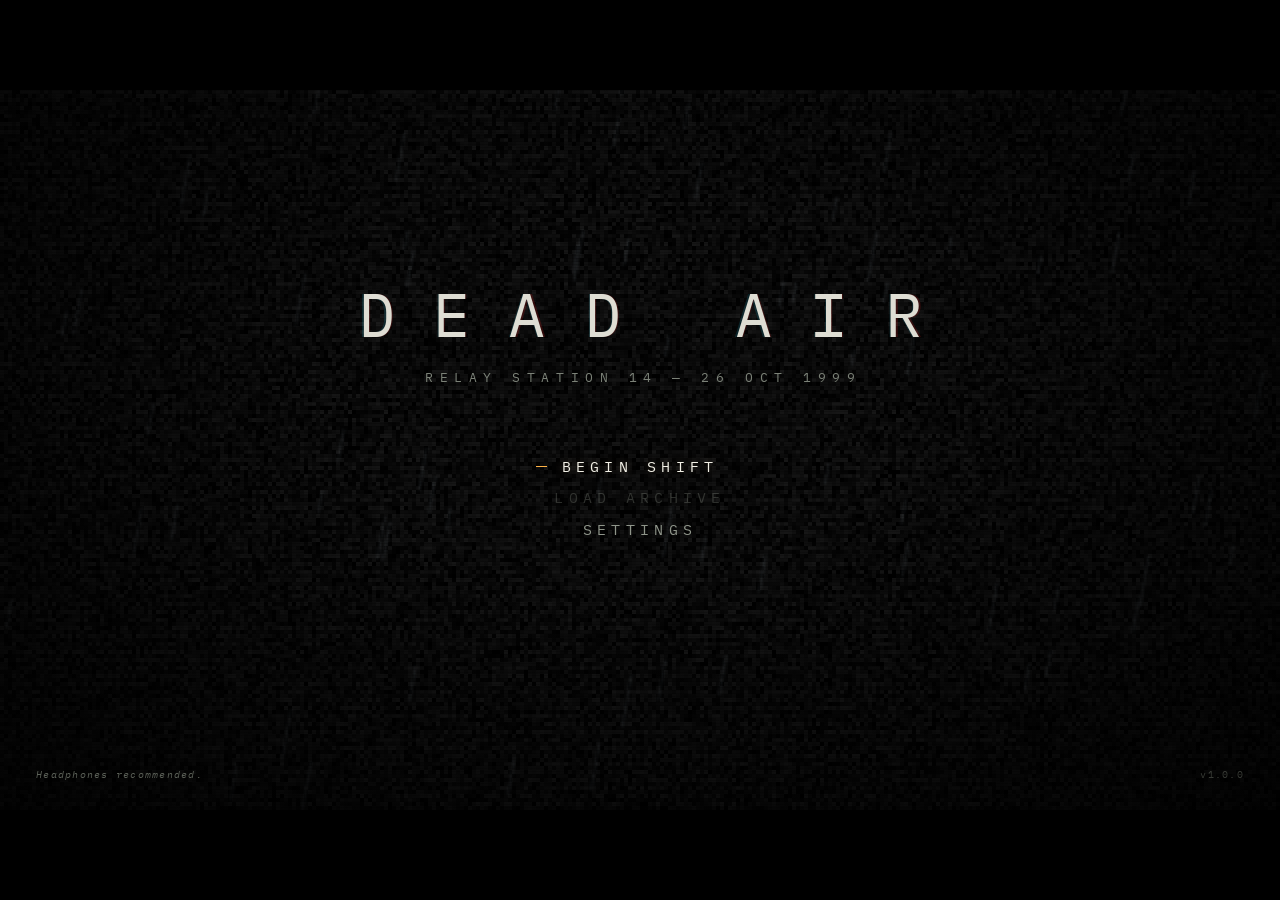
<file: index.html>
<!doctype html>
<html lang="en">
<head>
  <meta charset="utf-8">
  <meta name="viewport" content="width=device-width, initial-scale=1">
  <title>DEAD AIR</title>
  <meta name="description" content="A first-person psychological horror game set in an isolated emergency radio relay station, 1999.">
  <link rel="preconnect" href="https://fonts.googleapis.com">
  <link rel="preconnect" href="https://fonts.gstatic.com" crossorigin>
  <link href="https://fonts.googleapis.com/css2?family=IBM+Plex+Mono:wght@400;600&family=Reenie+Beanie&family=Special+Elite&family=VT323&display=swap" rel="stylesheet">
  <link rel="stylesheet" href="css/base.css">
  <link rel="stylesheet" href="css/ui.css">
  <link rel="stylesheet" href="css/radio.css">
  <link rel="stylesheet" href="css/devices.css">
  <link rel="stylesheet" href="css/scenes.css">
  <link rel="stylesheet" href="css/minimap.css">
</head>
<body>
  <div id="game">
    <div id="stage">
      <canvas id="view" width="480" height="270"></canvas>
      <div id="hud"></div>
      <div id="screens"></div>
    </div>
    <noscript><p class="noscript">DEAD AIR needs JavaScript.</p></noscript>
  </div>

  <!-- Load order matters: core first, main last. Classic scripts so the game runs from file:// too. -->
  <script src="js/core.js"></script>
  <script src="js/content.js"></script>
  <script src="js/textures.js"></script>
  <script src="js/raycaster.js"></script>
  <script src="js/audio.js"></script>
  <script src="js/maps.js"></script>
  <script src="js/world.js"></script>
  <script src="js/radio.js"></script>
  <script src="js/ui.js"></script>
  <script src="js/devices.js"></script>
  <script src="js/scenes.js"></script>
  <script src="js/entity.js"></script>
  <script src="js/minimap.js"></script>
  <script src="js/director.js"></script>
  <script src="js/debug.js"></script>
  <script src="js/main.js"></script>
</body>
</html>
</file>
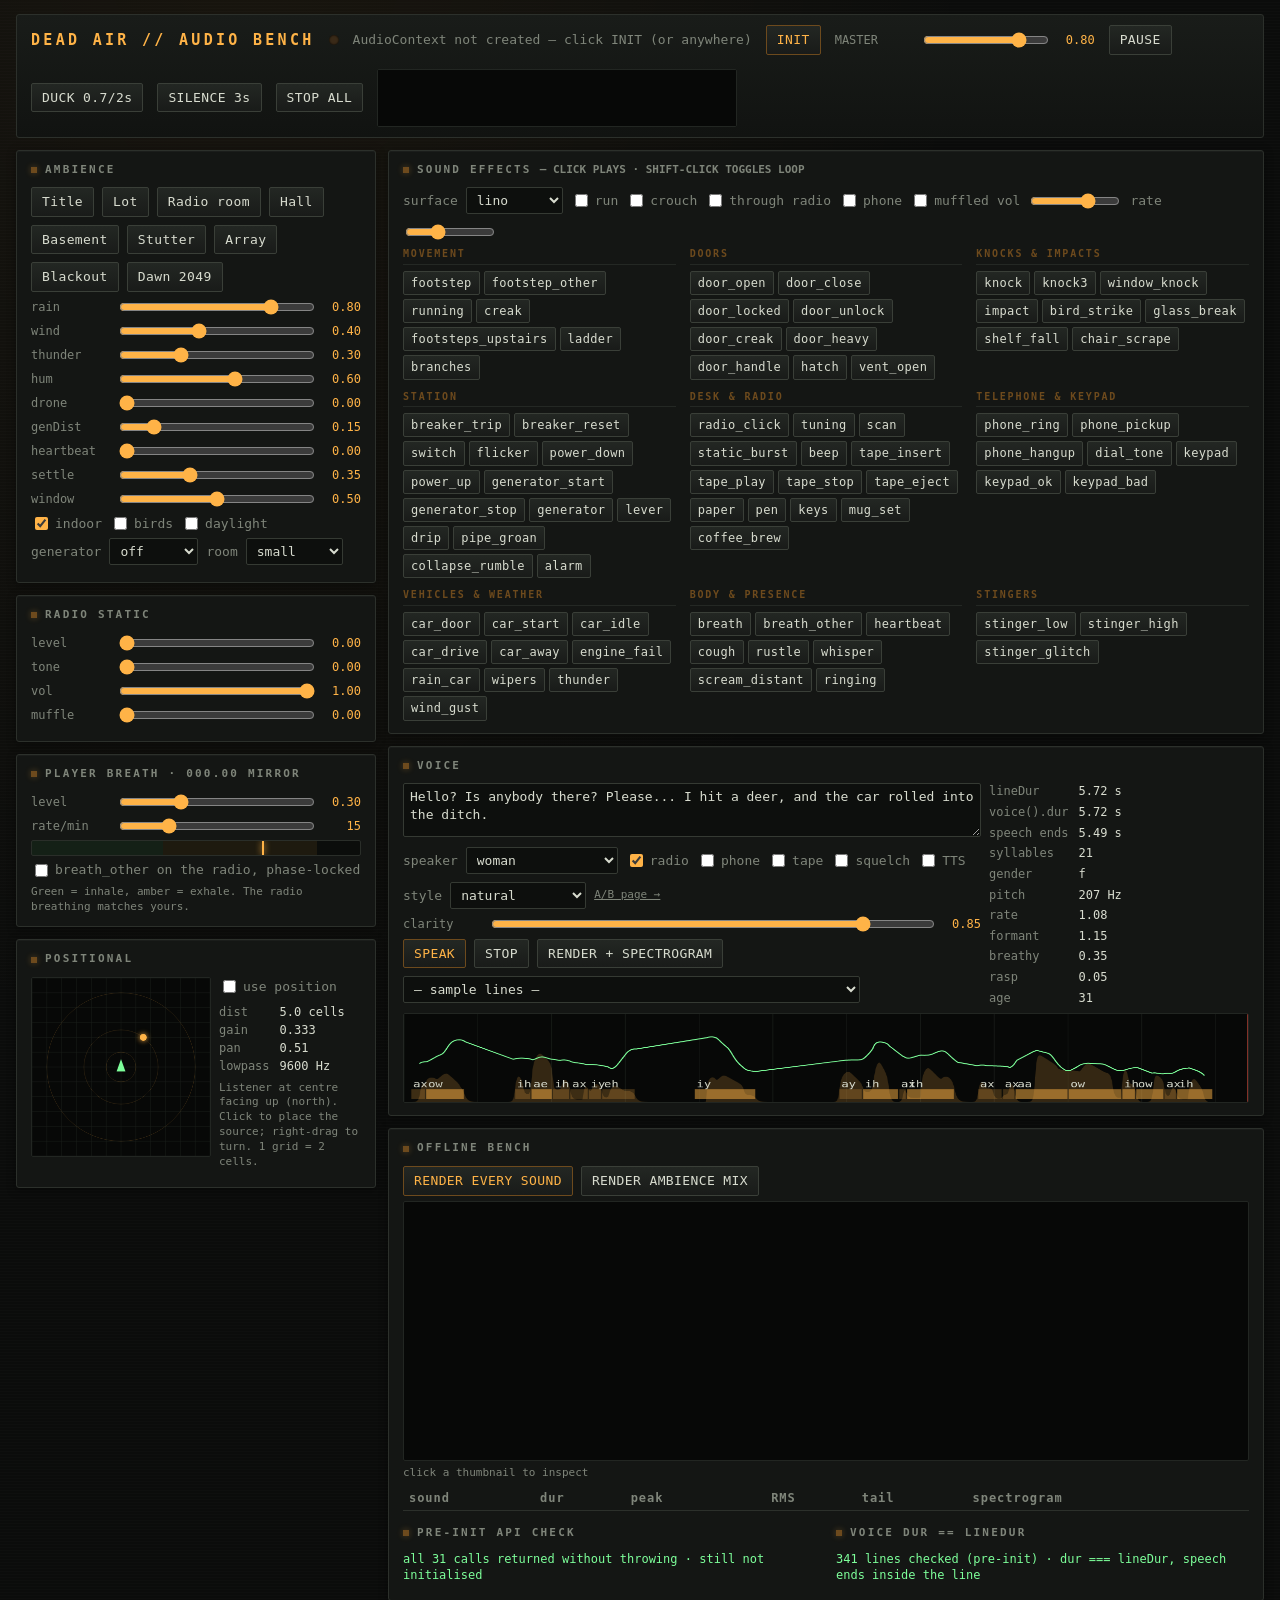
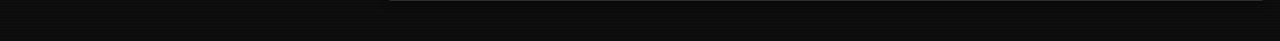
<file: dev/audio.html>
<!doctype html>
<html lang="en">
<head>
  <meta charset="utf-8">
  <meta name="viewport" content="width=device-width, initial-scale=1">
  <title>DEAD AIR — Audio Bench</title>
  <style>
    :root {
      --au-bg: #0b0c0b;
      --au-panel: #141614;
      --au-panel-hi: #1b1e1b;
      --au-edge: #2c302b;
      --au-ink: #d8dccf;
      --au-dim: #7f857a;
      --au-amber: #ffb347;
      --au-amber-dim: #6d4a1d;
      --au-green: #7dff9a;
      --au-red: #ff5a4a;
      --au-mono: 'IBM Plex Mono', 'DejaVu Sans Mono', 'Courier New', monospace;
    }
    * { box-sizing: border-box; }
    html, body { margin: 0; background: var(--au-bg); color: var(--au-ink); font: 13px/1.35 var(--au-mono); }
    body { padding: 14px 16px 40px; background:
      radial-gradient(ellipse at 20% -10%, rgba(255,179,71,0.06), transparent 50%),
      repeating-linear-gradient(0deg, rgba(255,255,255,0.012) 0 1px, transparent 1px 3px), var(--au-bg); }
    h1 { font-size: 15px; letter-spacing: 0.22em; margin: 0; color: var(--au-amber); font-weight: 600; }
    h2 { font-size: 11px; letter-spacing: 0.2em; margin: 0 0 10px; color: var(--au-dim); font-weight: 600; text-transform: uppercase;
      display: flex; align-items: center; gap: 8px; }
    h2::before { content: ''; width: 6px; height: 6px; background: var(--au-amber-dim); box-shadow: 0 0 6px rgba(255,179,71,0.3); }
    .au-top { display: flex; align-items: center; gap: 14px; flex-wrap: wrap; padding: 10px 14px; margin-bottom: 12px;
      background: linear-gradient(#191c19, #111311); border: 1px solid var(--au-edge); border-radius: 3px; }
    .au-lamp { width: 10px; height: 10px; border-radius: 50%; background: #3a2a18; box-shadow: inset 0 0 2px #000; }
    .au-lamp.on { background: var(--au-green); box-shadow: 0 0 8px var(--au-green); }
    .au-lamp.sus { background: var(--au-amber); box-shadow: 0 0 8px var(--au-amber); }
    .au-status { color: var(--au-dim); min-width: 220px; }
    .au-grid { display: grid; grid-template-columns: 360px 1fr; gap: 12px; align-items: start; }
    .au-col { display: flex; flex-direction: column; gap: 12px; }
    .au-panel { background: var(--au-panel); border: 1px solid var(--au-edge); border-radius: 3px; padding: 12px 14px;
      box-shadow: inset 0 1px 0 rgba(255,255,255,0.03), 0 2px 10px rgba(0,0,0,0.4); }
    .au-btn { font: inherit; color: var(--au-ink); background: linear-gradient(#232723, #191b19); border: 1px solid #3a3f38;
      padding: 5px 10px; cursor: pointer; border-radius: 2px; letter-spacing: 0.03em; }
    .au-btn:hover { border-color: var(--au-amber); color: var(--au-amber); }
    .au-btn:active { transform: translateY(1px); }
    .au-btn.primary { border-color: var(--au-amber-dim); color: var(--au-amber); }
    .au-btn.looping { border-color: var(--au-green); color: var(--au-green); box-shadow: 0 0 8px rgba(125,255,154,0.25) inset; }
    .au-btn.flash { border-color: var(--au-amber); background: #2b2217; }
    .au-row { display: flex; align-items: center; gap: 8px; margin: 5px 0; flex-wrap: wrap; }
    .au-row label { color: var(--au-dim); }
    .au-slider { display: grid; grid-template-columns: 78px 1fr 40px; align-items: center; gap: 8px; margin: 4px 0; }
    .au-slider span:first-child { color: var(--au-dim); font-size: 12px; }
    .au-slider output { color: var(--au-amber); text-align: right; font-size: 12px; }
    input[type=range] { width: 100%; accent-color: var(--au-amber); }
    select, textarea, input[type=text] { font: inherit; background: #0d0f0d; color: var(--au-ink); border: 1px solid #353a33; border-radius: 2px; padding: 4px 6px; }
    textarea { width: 100%; resize: vertical; min-height: 54px; }
    .au-check { display: inline-flex; align-items: center; gap: 4px; color: var(--au-dim); cursor: pointer; }
    .au-check input { accent-color: var(--au-amber); }
    .au-groups { display: grid; grid-template-columns: repeat(auto-fill, minmax(230px, 1fr)); gap: 10px 14px; }
    .au-group h3 { font-size: 10px; letter-spacing: 0.18em; color: var(--au-amber-dim); margin: 0 0 6px; text-transform: uppercase; border-bottom: 1px solid #242824; padding-bottom: 3px; }
    .au-group .au-btns { display: flex; flex-wrap: wrap; gap: 4px; }
    .au-group .au-btn { padding: 3px 7px; font-size: 12px; }
    .au-hint { color: var(--au-dim); font-size: 11px; }
    canvas { display: block; background: #070807; border: 1px solid #222622; border-radius: 2px; }
    .au-scope { width: 360px; height: 58px; }
    .au-pad { width: 180px; height: 180px; cursor: crosshair; }
    .au-phase { position: relative; height: 16px; background: #0b0d0b; border: 1px solid #2a2e29; border-radius: 2px; overflow: hidden; }
    .au-phase > div { position: absolute; top: 0; bottom: 0; }
    .au-phase .in { left: 0; width: 40%; background: rgba(125,255,154,0.08); }
    .au-phase .ex { left: 40%; width: 47%; background: rgba(255,179,71,0.08); }
    .au-phase .needle { width: 2px; background: var(--au-amber); box-shadow: 0 0 6px var(--au-amber); }
    .au-plan { width: 100%; height: 90px; }
    .au-result { font-size: 12px; white-space: pre-wrap; color: var(--au-dim); max-height: 140px; overflow: auto; }
    .au-ok { color: var(--au-green); }
    .au-bad { color: var(--au-red); }
    table.au-table { width: 100%; border-collapse: collapse; font-size: 12px; }
    .au-table th { text-align: left; color: var(--au-dim); font-weight: 600; letter-spacing: 0.08em; padding: 4px 6px; border-bottom: 1px solid var(--au-edge); position: sticky; top: 0; background: var(--au-panel); }
    .au-table td { padding: 2px 6px; border-bottom: 1px solid #1c1f1c; vertical-align: middle; }
    .au-table tr:hover td { background: #191c19; }
    .au-table td.num { text-align: right; font-variant-numeric: tabular-nums; }
    .au-meter { height: 6px; background: #0b0d0b; position: relative; width: 120px; border: 1px solid #252925; }
    .au-meter i { position: absolute; left: 0; top: 0; bottom: 0; background: linear-gradient(90deg, #6d4a1d, var(--au-amber)); }
    .au-meter b { position: absolute; top: -2px; bottom: -2px; width: 2px; background: var(--au-green); }
    .au-tablewrap { max-height: 520px; overflow: auto; }
    .au-spec { width: 100%; height: 260px; }
    .au-thumb { width: 180px; height: 30px; cursor: pointer; }
    .au-kv { display: grid; grid-template-columns: auto 1fr; gap: 2px 10px; font-size: 12px; }
    .au-kv span:nth-child(odd) { color: var(--au-dim); }
  </style>
</head>
<body>
  <div class="au-top">
    <h1>DEAD AIR // AUDIO BENCH</h1>
    <span class="au-lamp" id="au-lamp"></span>
    <span class="au-status" id="au-status">AudioContext not created — click INIT (or anywhere)</span>
    <button class="au-btn primary" id="au-init">INIT</button>
    <div class="au-slider" style="width:260px;margin:0"><span>MASTER</span><input type="range" id="au-vol" min="0" max="1" step="0.01" value="0.8"><output id="au-vol-o">0.80</output></div>
    <button class="au-btn" id="au-pause">PAUSE</button>
    <button class="au-btn" id="au-duck">DUCK 0.7/2s</button>
    <button class="au-btn" id="au-silence">SILENCE 3s</button>
    <button class="au-btn" id="au-stopall">STOP ALL</button>
    <canvas class="au-scope" id="au-scope" width="720" height="116"></canvas>
  </div>

  <div class="au-grid">
    <div class="au-col">
      <div class="au-panel">
        <h2>Ambience</h2>
        <div class="au-row" id="au-presets"></div>
        <div id="au-amb-sliders"></div>
        <div class="au-row">
          <label class="au-check"><input type="checkbox" id="au-indoor"> indoor</label>
          <label class="au-check"><input type="checkbox" id="au-birds"> birds</label>
          <label class="au-check"><input type="checkbox" id="au-daylight"> daylight</label>
        </div>
        <div class="au-row">
          <label>generator</label>
          <select id="au-gen"><option>off</option><option>on</option><option>stutter</option></select>
          <label>room</label>
          <select id="au-room"><option>small</option><option>hall</option><option>basement</option><option>array</option><option>outside</option><option>bathroom</option></select>
        </div>
      </div>

      <div class="au-panel">
        <h2>Radio static</h2>
        <div id="au-static-sliders"></div>
      </div>

      <div class="au-panel">
        <h2>Player breath · 000.00 mirror</h2>
        <div id="au-breath-sliders"></div>
        <div class="au-phase" id="au-phase"><div class="in"></div><div class="ex"></div><div class="needle" id="au-needle"></div></div>
        <div class="au-row">
          <label class="au-check"><input type="checkbox" id="au-mirror"> breath_other on the radio, phase-locked</label>
        </div>
        <div class="au-hint">Green = inhale, amber = exhale. The radio breathing matches yours.</div>
      </div>

      <div class="au-panel">
        <h2>Positional</h2>
        <div class="au-row" style="align-items:flex-start">
          <canvas class="au-pad" id="au-pad" width="360" height="360"></canvas>
          <div style="flex:1;min-width:0">
            <label class="au-check"><input type="checkbox" id="au-pos"> use position</label>
            <div class="au-kv" id="au-poskv" style="margin-top:6px"></div>
            <div class="au-hint" style="margin-top:6px">Listener at centre facing up (north). Click to place the source; right-drag to turn. 1 grid = 2 cells.</div>
          </div>
        </div>
      </div>
    </div>

    <div class="au-col">
      <div class="au-panel">
        <h2>Sound effects <span class="au-hint" style="letter-spacing:0">— click plays · shift-click toggles loop</span></h2>
        <div class="au-row">
          <label>surface</label>
          <select id="au-surface"><option>lino</option><option>concrete</option><option>tile</option><option>carpet</option><option>gravel</option><option>metal</option><option>mud</option></select>
          <label class="au-check"><input type="checkbox" id="au-run"> run</label>
          <label class="au-check"><input type="checkbox" id="au-crouch"> crouch</label>
          <label class="au-check"><input type="checkbox" id="au-sradio"> through radio</label>
          <label class="au-check"><input type="checkbox" id="au-sphone"> phone</label>
          <label class="au-check"><input type="checkbox" id="au-muffle"> muffled</label>
          <label>vol</label><input type="range" id="au-svol" min="0" max="1.5" step="0.05" value="1" style="width:90px">
          <label>rate</label><input type="range" id="au-srate" min="0.5" max="2" step="0.05" value="1" style="width:90px">
        </div>
        <div class="au-groups" id="au-groups"></div>
      </div>

      <div class="au-panel">
        <h2>Voice</h2>
        <div class="au-row" style="align-items:stretch">
          <div style="flex:1;min-width:280px">
            <textarea id="au-text">Hello? Is anybody there? Please... I hit a deer, and the car rolled into the ditch.</textarea>
            <div class="au-row">
              <label>speaker</label><select id="au-speaker"></select>
              <label class="au-check"><input type="checkbox" id="au-vradio" checked> radio</label>
              <label class="au-check"><input type="checkbox" id="au-vphone"> phone</label>
              <label class="au-check"><input type="checkbox" id="au-vtape"> tape</label>
              <label class="au-check"><input type="checkbox" id="au-vsquelch"> squelch</label>
              <label class="au-check" title="DA.settings.tts: the legacy switch for the 'system' style"><input type="checkbox" id="au-tts"> TTS</label>
              <label title="DA.settings.voiceStyle">style</label><select id="au-vstyle"><option value="natural">natural</option><option value="classic">classic</option><option value="system">system speech</option></select>
              <a class="au-hint" href="voices.html">A/B page →</a>
            </div>
            <div class="au-slider"><span>clarity</span><input type="range" id="au-clarity" min="0" max="1" step="0.01" value="0.85"><output id="au-clarity-o">0.85</output></div>
            <div class="au-row">
              <button class="au-btn primary" id="au-speak">SPEAK</button>
              <button class="au-btn" id="au-vstop">STOP</button>
              <button class="au-btn" id="au-vrender">RENDER + SPECTROGRAM</button>
              <select id="au-lines"></select>
            </div>
          </div>
          <div style="width:260px" class="au-kv" id="au-vinfo"></div>
        </div>
        <canvas class="au-plan" id="au-plan" width="1400" height="180"></canvas>
      </div>

      <div class="au-panel">
        <h2>Offline bench</h2>
        <div class="au-row">
          <button class="au-btn primary" id="au-renderall">RENDER EVERY SOUND</button>
          <button class="au-btn" id="au-rendamb">RENDER AMBIENCE MIX</button>
          <span class="au-hint" id="au-benchsum"></span>
        </div>
        <canvas class="au-spec" id="au-spec" width="1400" height="520"></canvas>
        <div class="au-row"><span class="au-hint" id="au-speclabel">click a thumbnail to inspect</span></div>
        <div class="au-tablewrap"><table class="au-table" id="au-table"><thead><tr><th>sound</th><th>dur</th><th>peak</th><th></th><th>RMS</th><th>tail</th><th>spectrogram</th><th></th></tr></thead><tbody></tbody></table></div>
        <div class="au-row" style="align-items:flex-start;gap:20px">
          <div style="flex:1"><h2 style="margin-top:10px">Pre-init API check</h2><div class="au-result" id="au-preinit"></div></div>
          <div style="flex:1"><h2 style="margin-top:10px">voice dur == lineDur</h2><div class="au-result" id="au-durcheck"></div></div>
        </div>
      </div>
    </div>
  </div>

  <script src="../js/core.js"></script>
  <script src="../js/content.js" onerror="window.AU_NO_CONTENT = true"></script>
  <script src="../js/audio.js"></script>
  <script src="audio-harness.js"></script>
  <script>
    // voice style selector (DA.settings.voiceStyle; 'system' also sets the legacy tts flag)
    (function () {
      const sel = document.getElementById('au-vstyle'), tts = document.getElementById('au-tts');
      if (!sel || !window.DA || !DA.audio) return;
      const sync = () => { sel.value = DA.audio.voiceStyle ? DA.audio.voiceStyle() : 'classic'; if (tts) tts.checked = !!DA.settings.tts; };
      sel.onchange = () => { DA.settings.voiceStyle = sel.value; DA.settings.tts = sel.value === 'system'; sync(); };
      if (tts) tts.addEventListener('change', () => { if (!tts.checked && DA.settings.voiceStyle === 'system') DA.settings.voiceStyle = 'natural'; sync(); });
      sync();
    })();
  </script>
</body>
</html>
</file>
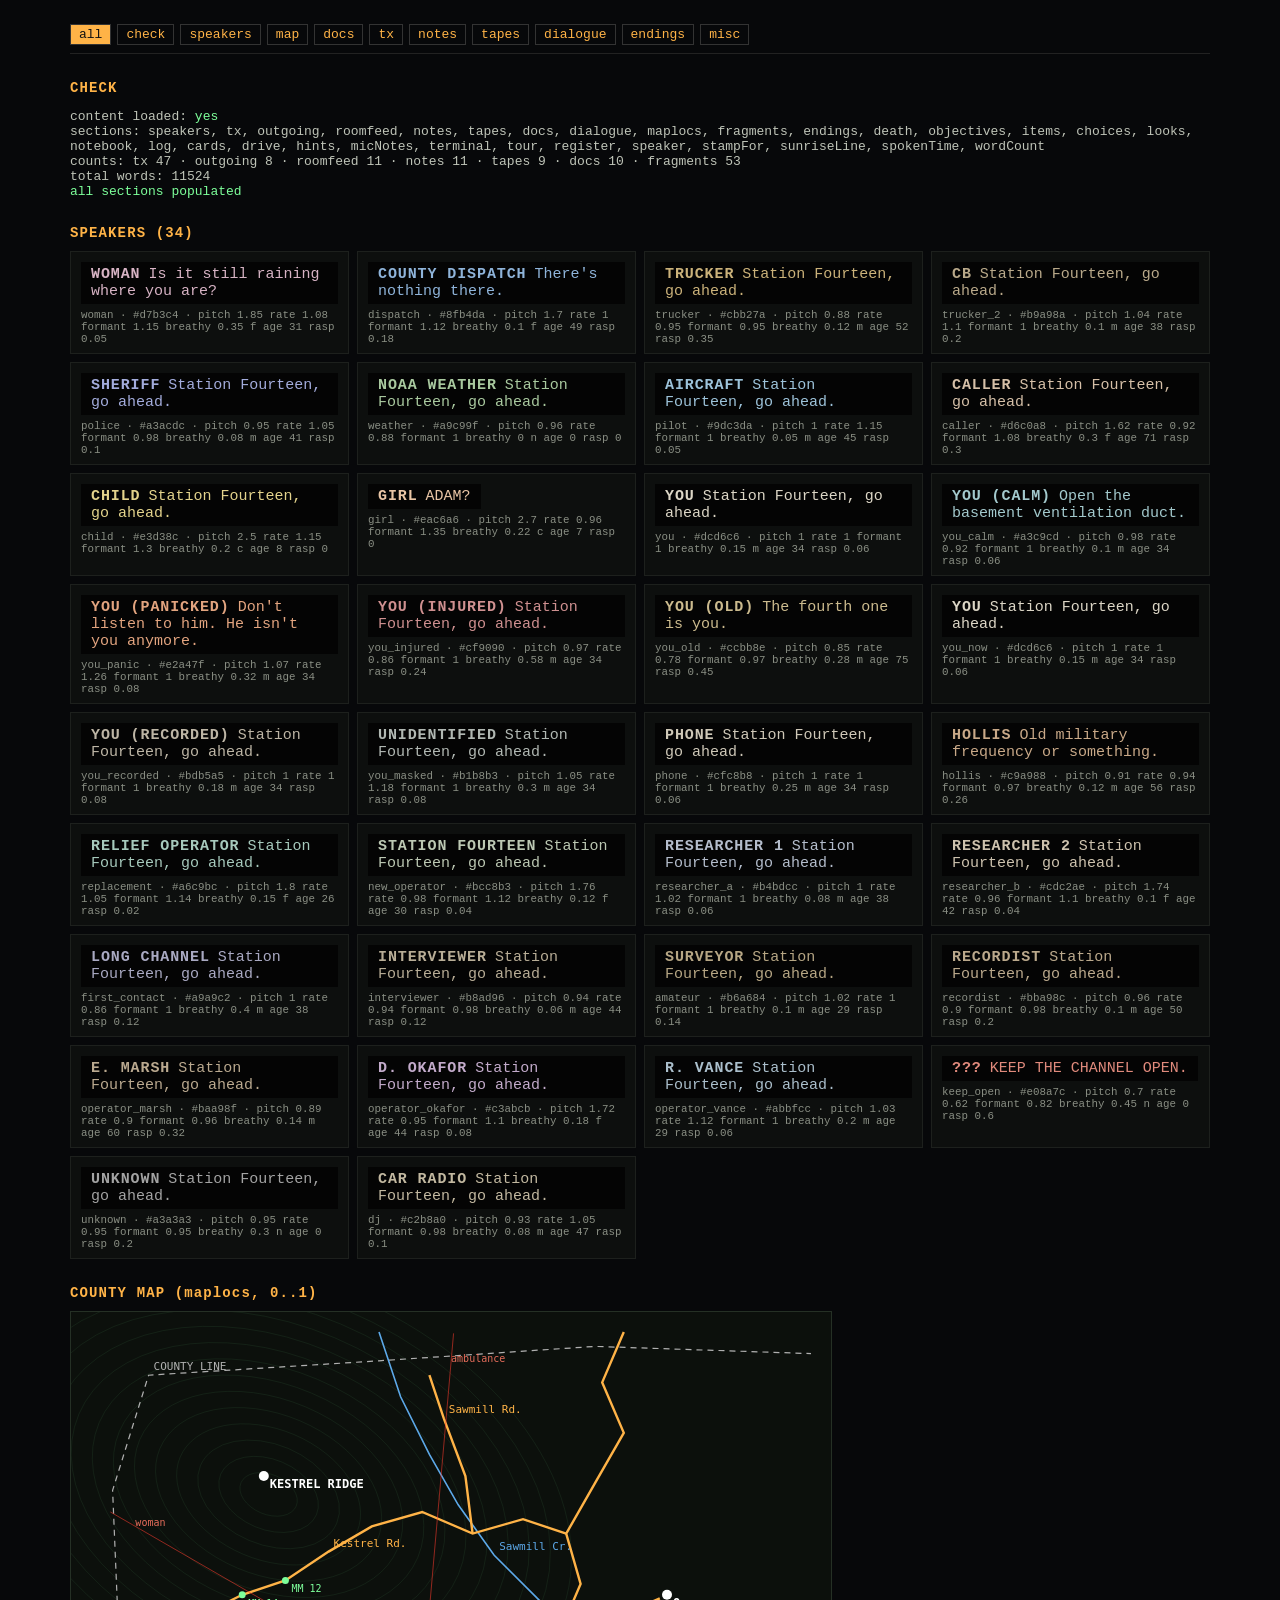
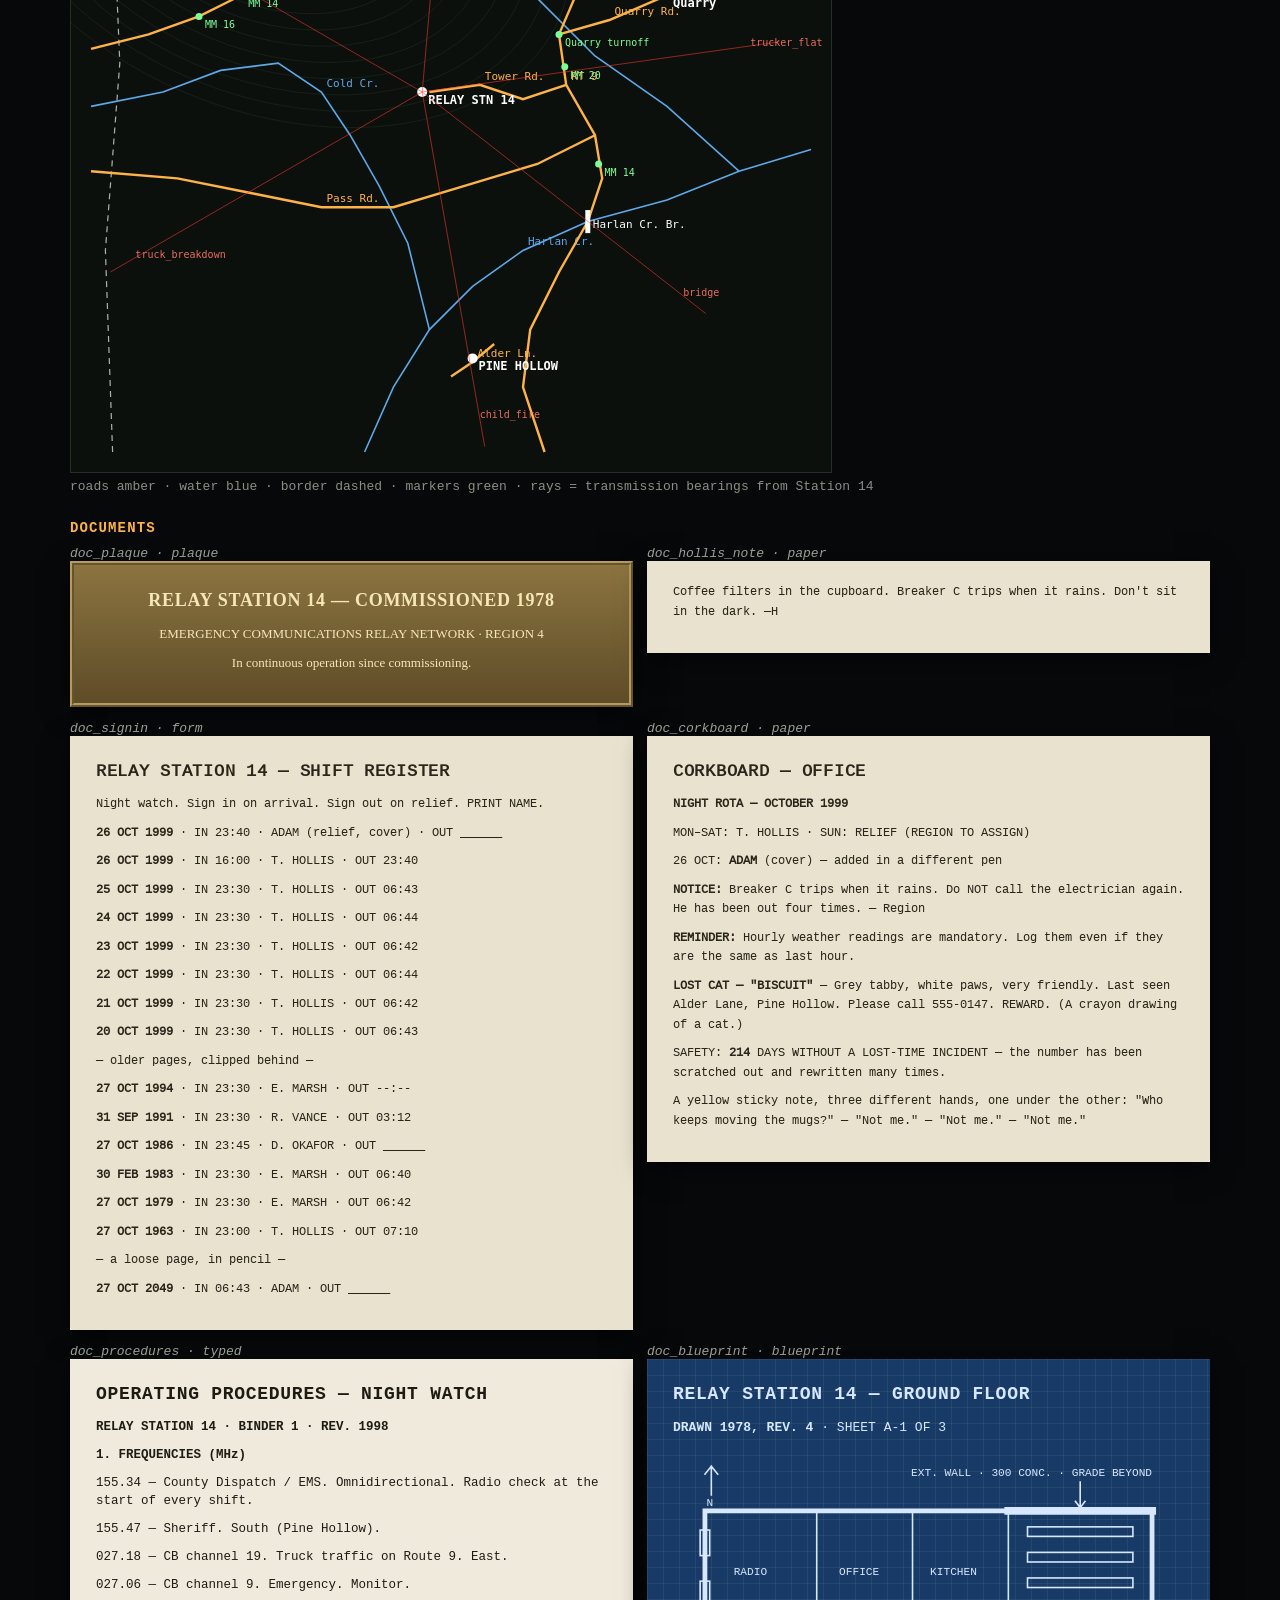
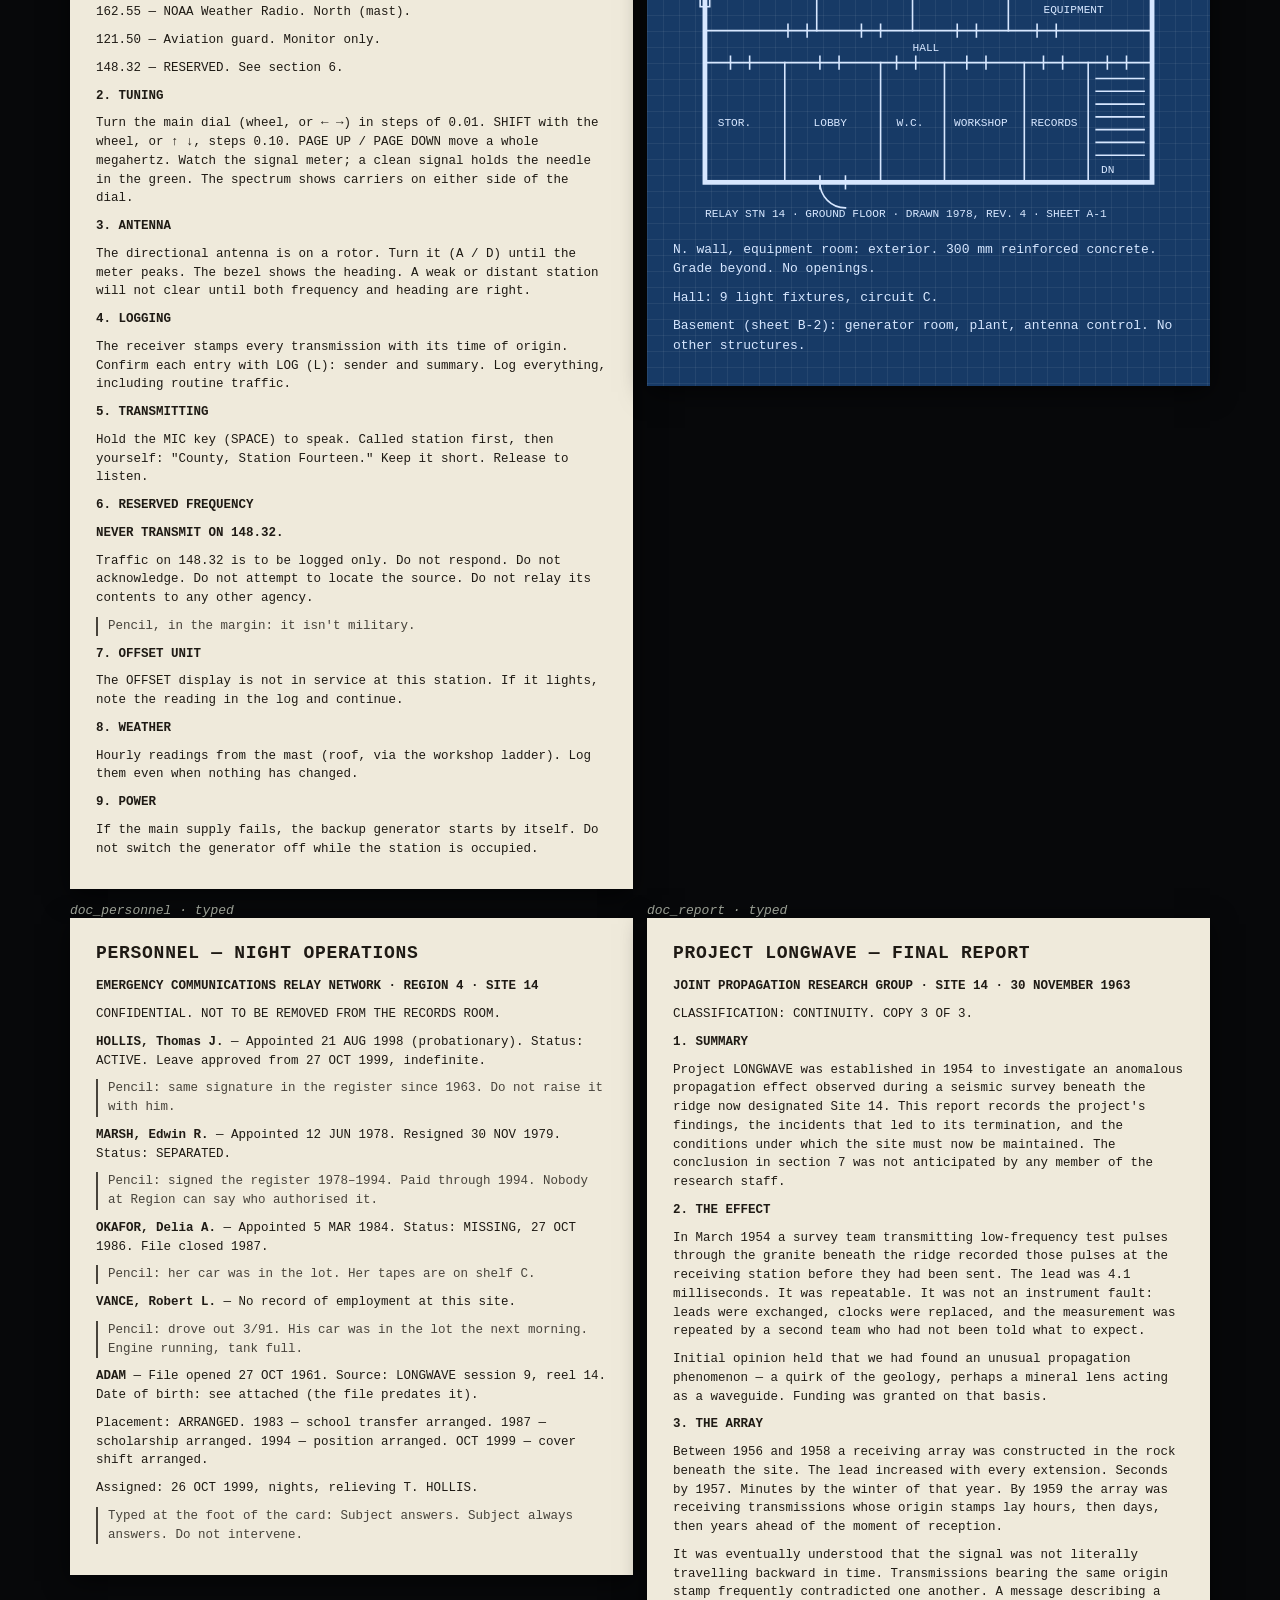
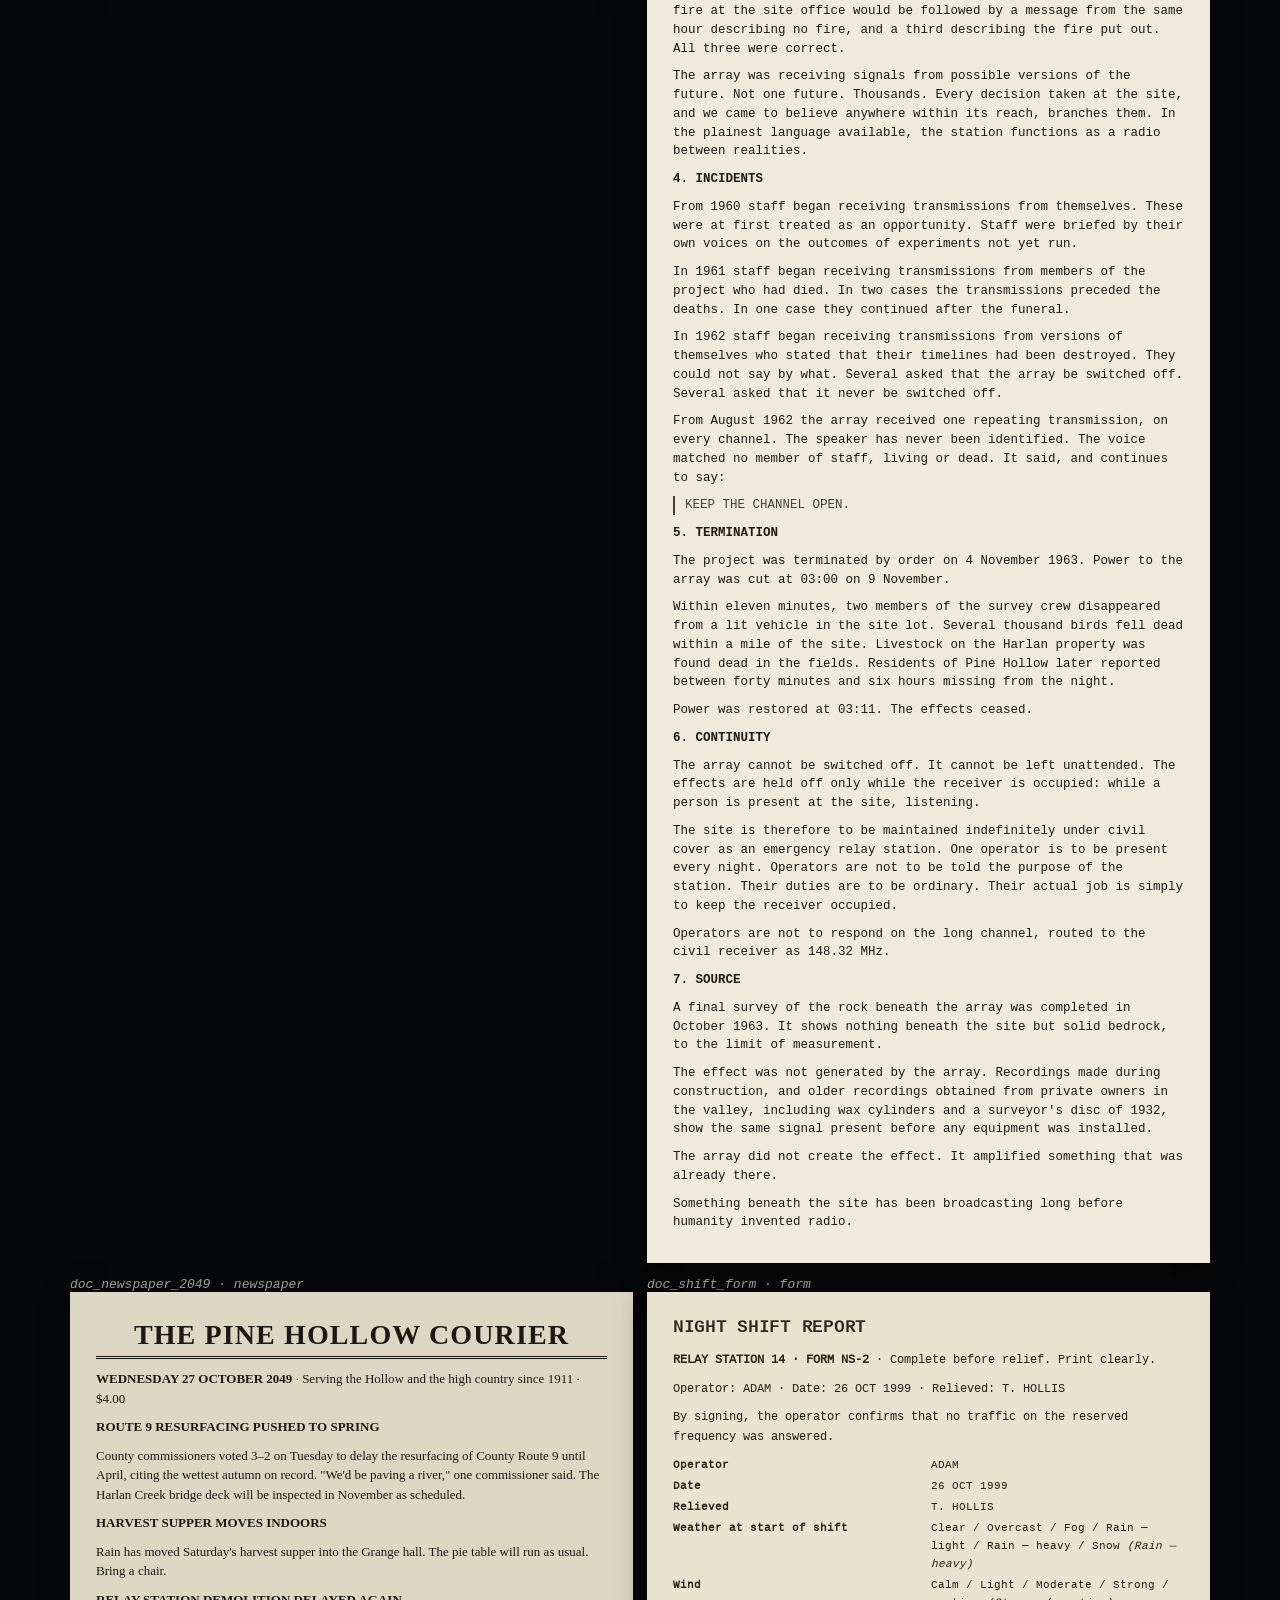
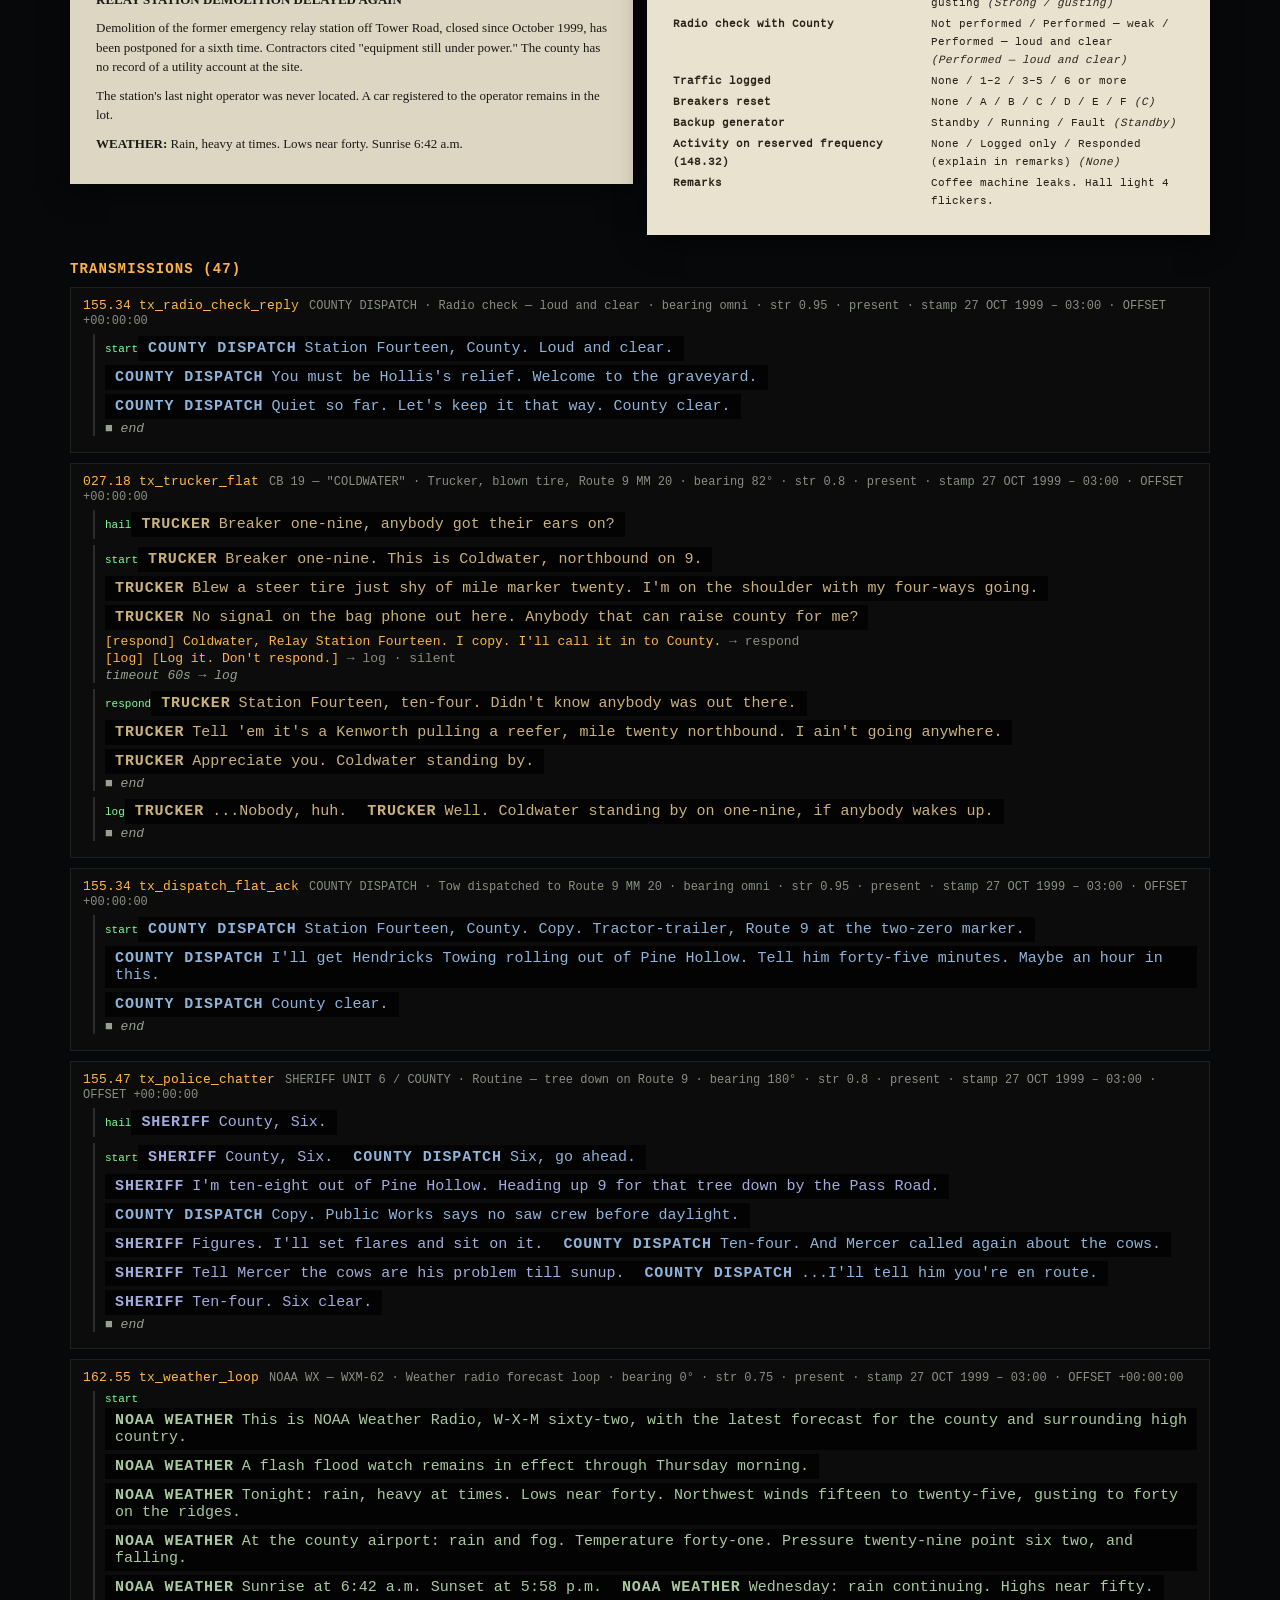
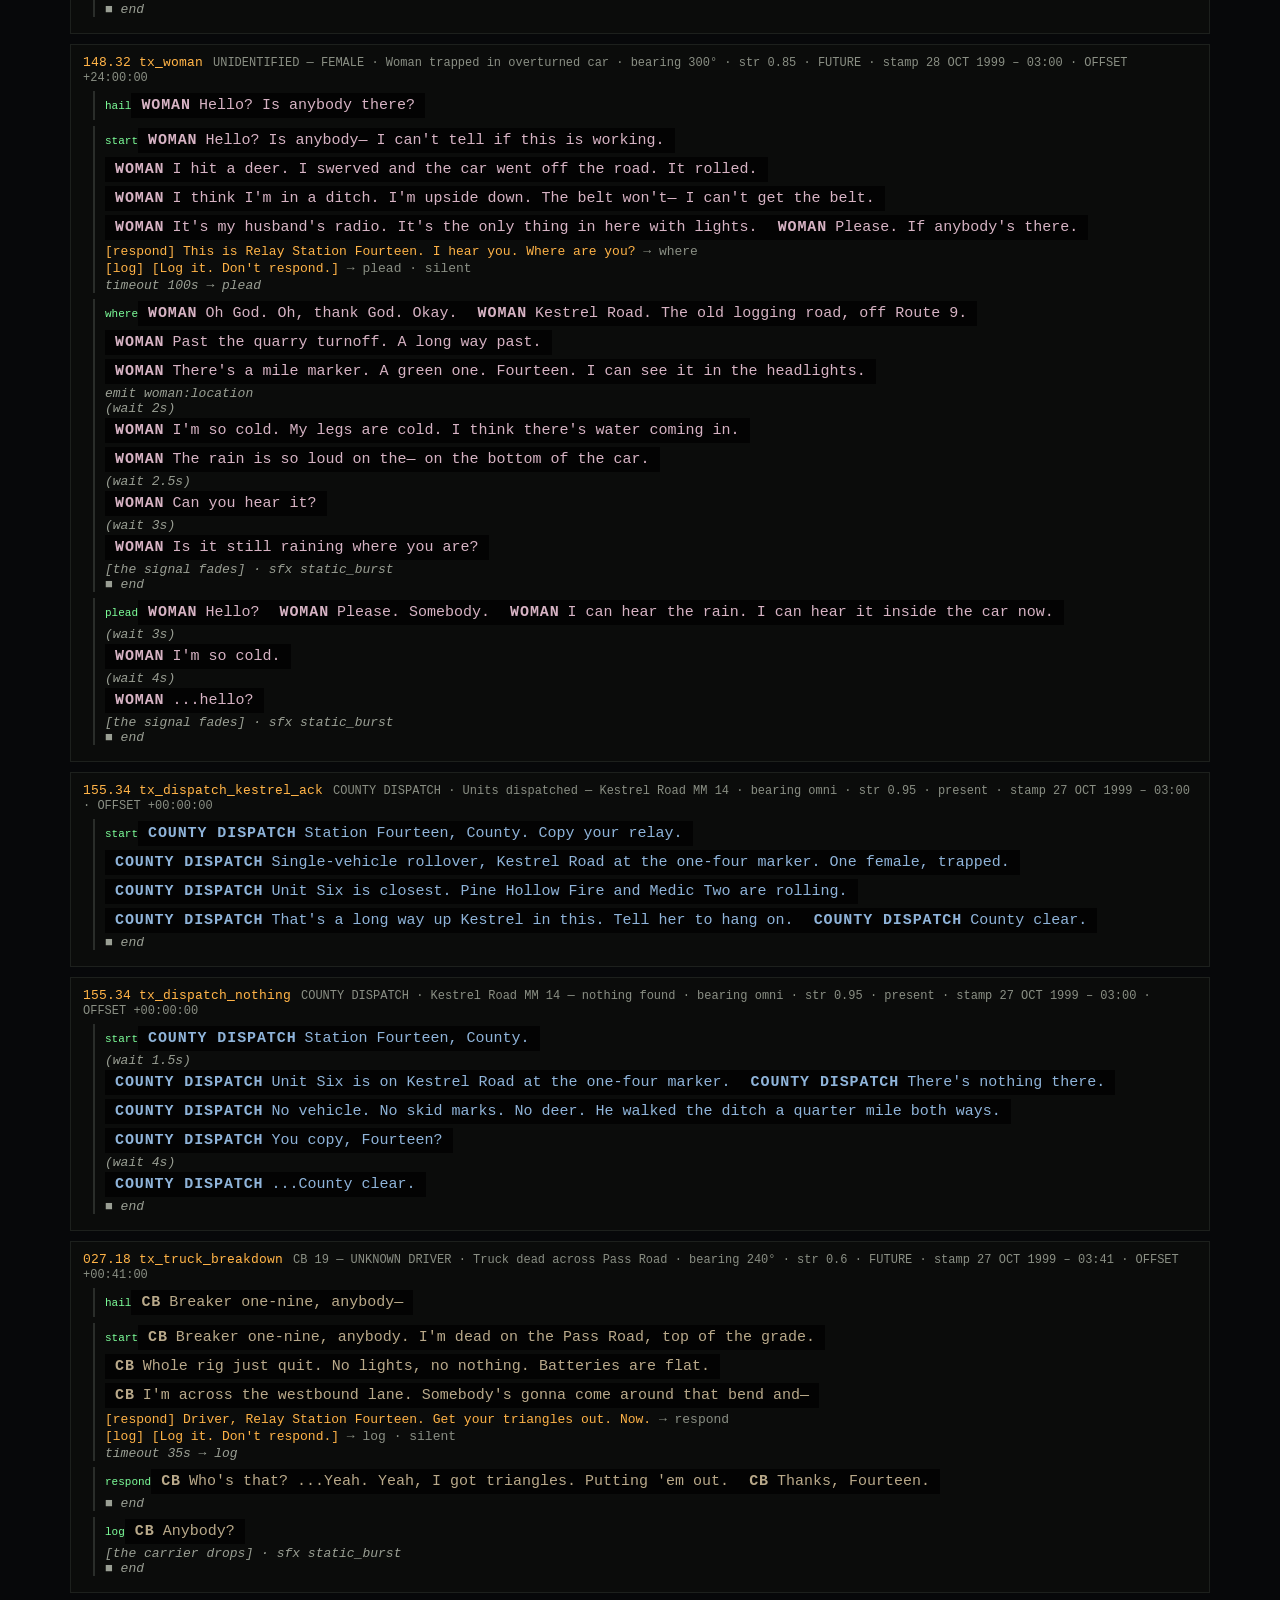
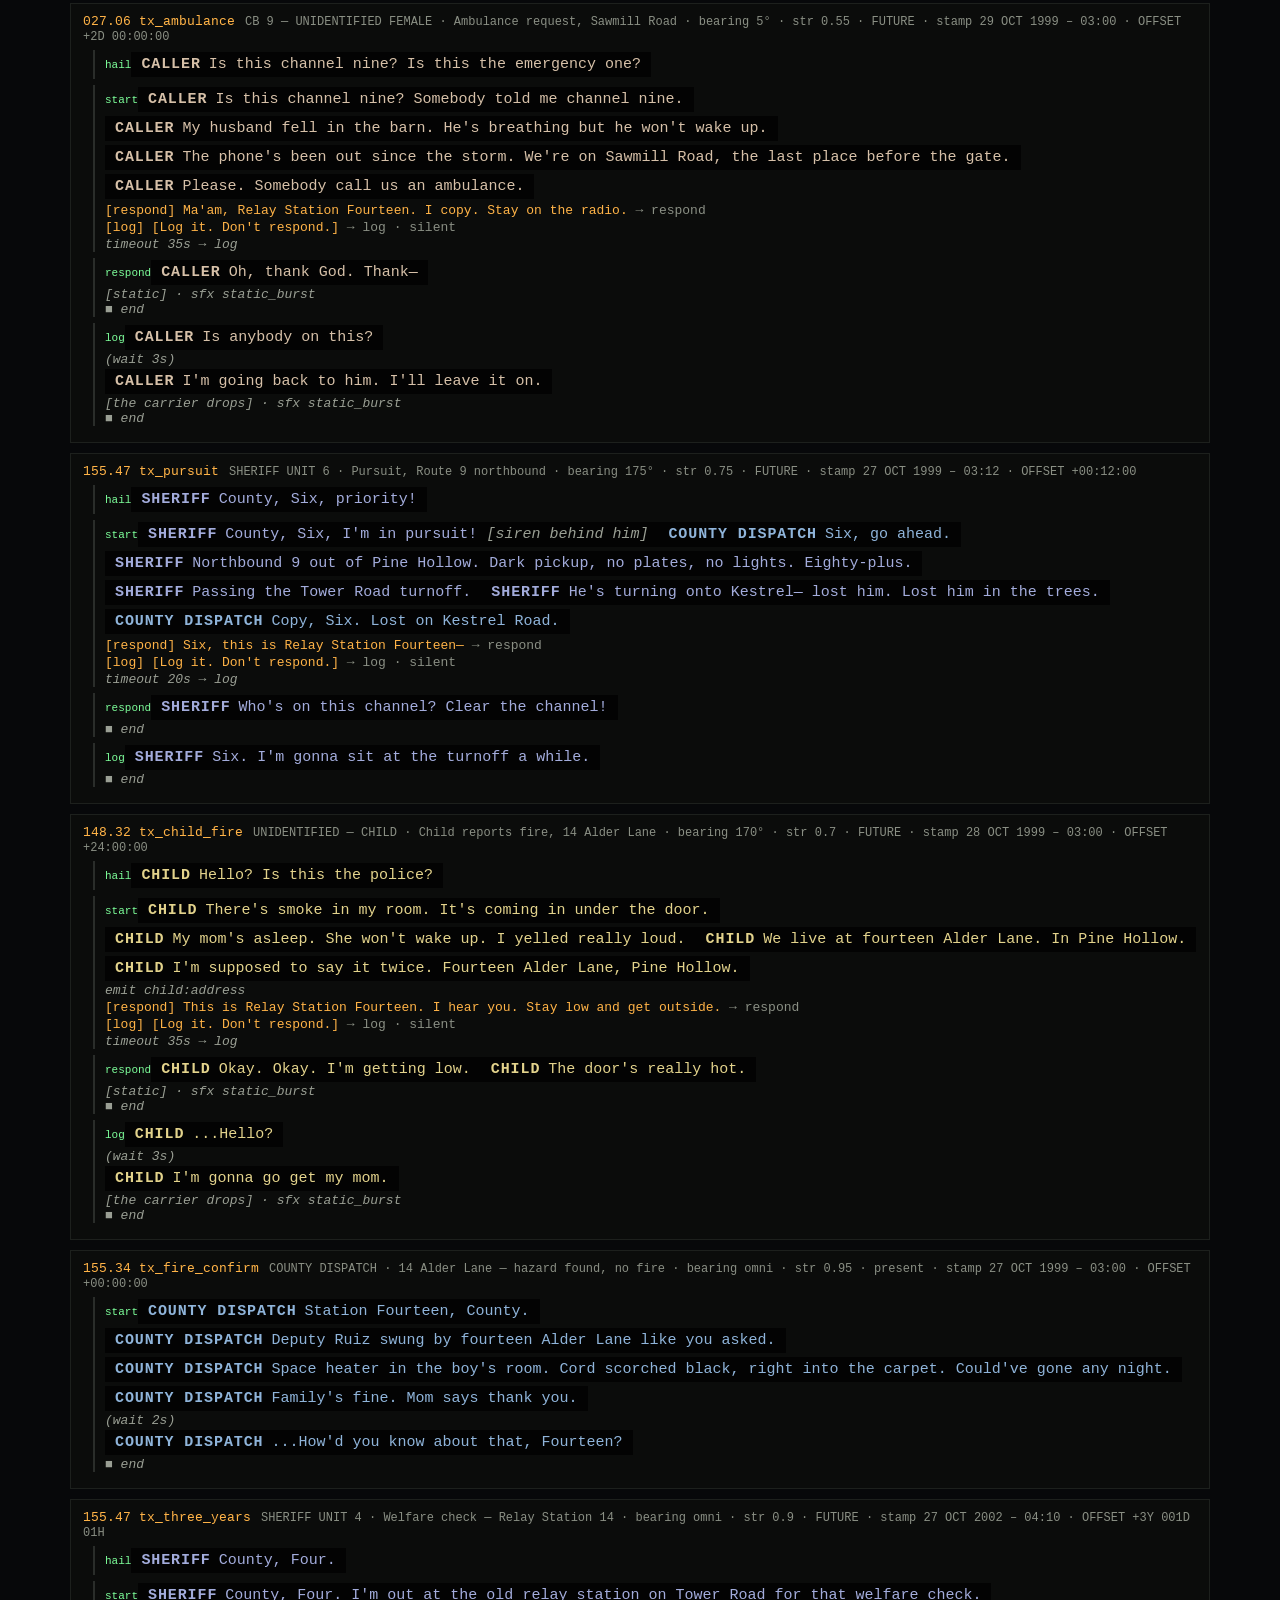
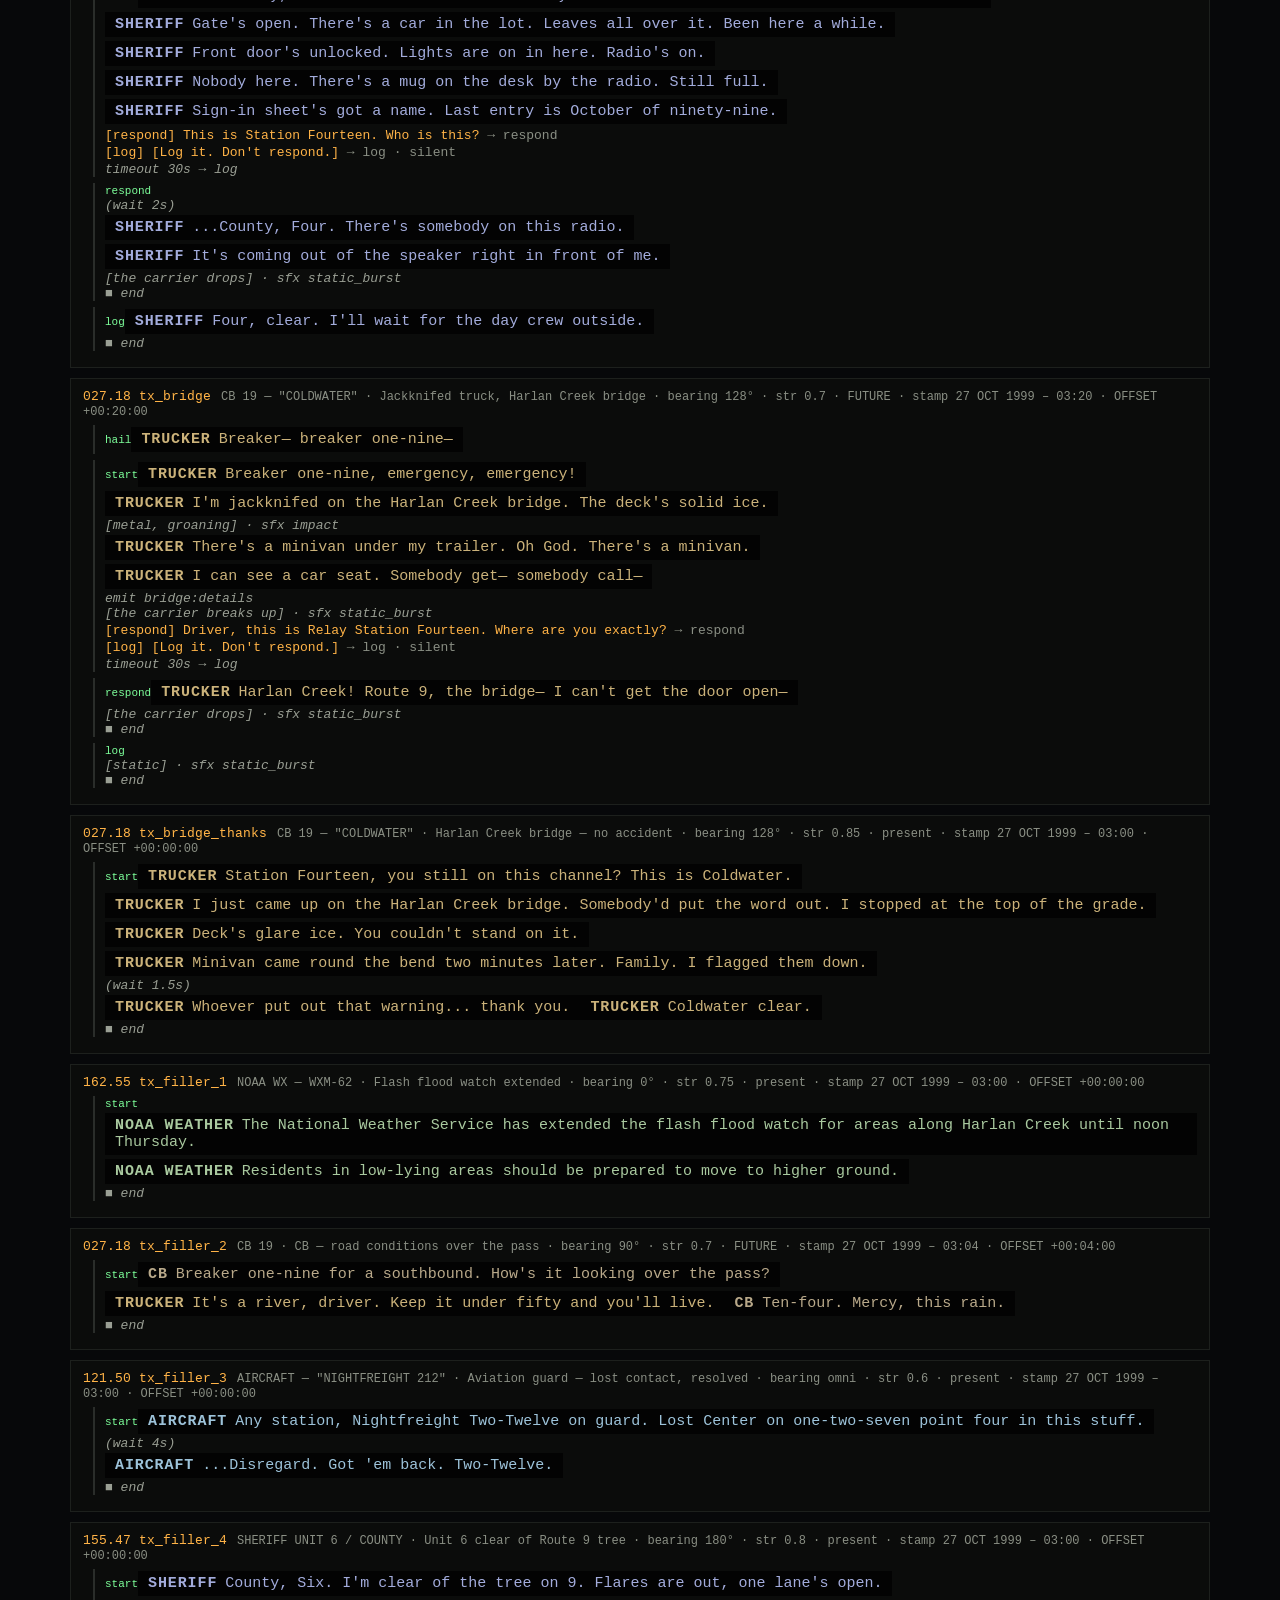
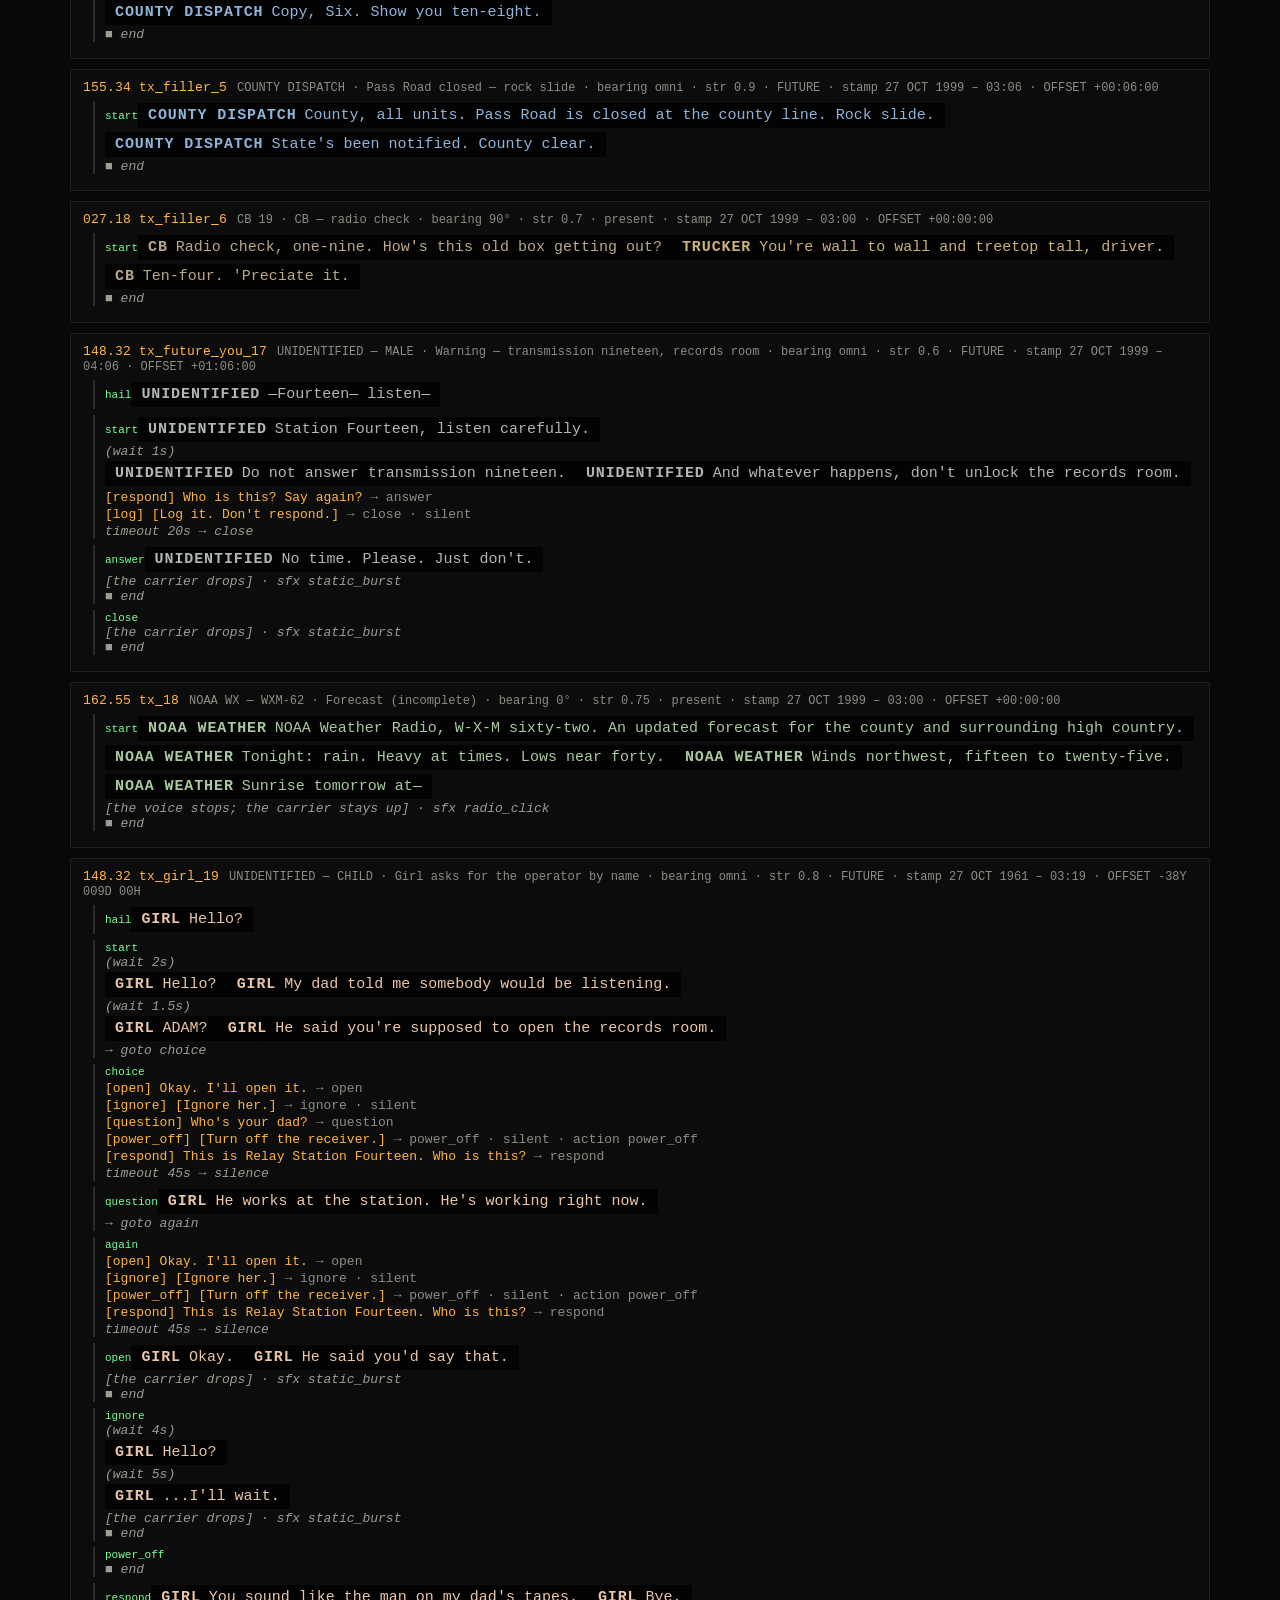
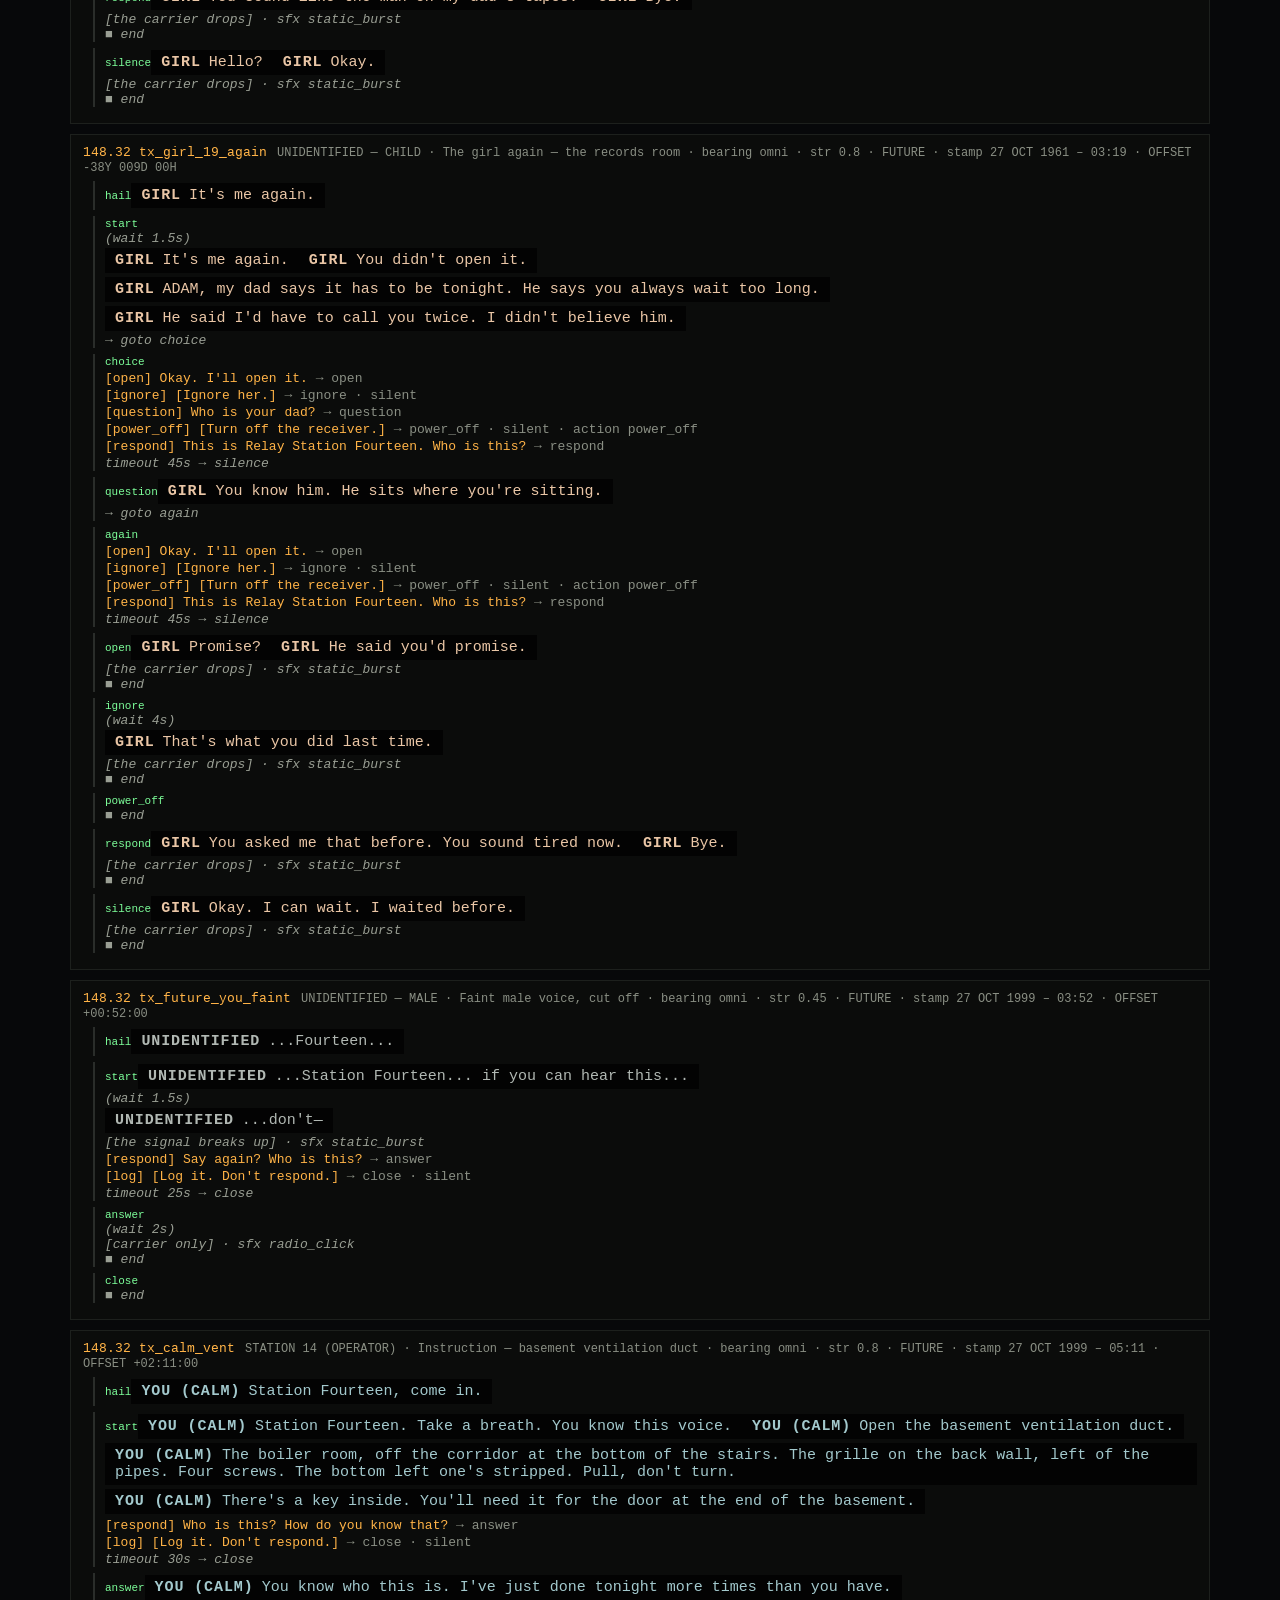
<file: dev/content.html>
<!doctype html>
<html lang="en">
<head>
<meta charset="utf-8">
<meta name="viewport" content="width=device-width, initial-scale=1">
<title>DEAD AIR — content browser</title>
<link rel="stylesheet" href="../css/base.css">
<style>
  /* dev harness only — prefix ct- */
  html, body { overflow: auto; height: auto; user-select: text; }
  body { background: #07080a; color: #d8dccf; font-family: var(--font-ui); font-size: 13px; }
  .ct-wrap { max-width: 1180px; margin: 0 auto; padding: 16px 20px 60px; }
  .ct-nav { position: sticky; top: 0; background: #07080a; padding: 8px 0; border-bottom: 1px solid #222; z-index: 2; display: flex; flex-wrap: wrap; gap: 6px; }
  .ct-nav a { color: #ffb347; text-decoration: none; border: 1px solid #333; padding: 2px 8px; }
  .ct-nav a.ct-on { background: #ffb347; color: #111; }
  h2.ct-h { color: #ffb347; font-weight: 600; letter-spacing: 0.08em; margin: 26px 0 10px; font-size: 14px; }
  .ct-grid { display: grid; grid-template-columns: repeat(auto-fill, minmax(260px, 1fr)); gap: 8px; }
  .ct-spk { background: #0d0f0e; border: 1px solid #1d201d; padding: 8px 10px; }
  .ct-spk b { letter-spacing: 0.06em; }
  .ct-spk small { color: #8a8f84; display: block; margin-top: 3px; }
  .ct-sub { background: rgba(0,0,0,0.72); display: inline-block; padding: 4px 10px; margin: 2px 0; font-size: 15px; }
  .ct-sub .ct-lab { font-weight: 600; margin-right: 8px; letter-spacing: 0.06em; }
  .ct-cap { color: #9a9f94; font-style: italic; }
  .ct-tx { border: 1px solid #1d201d; background: #0b0c0b; padding: 10px 12px; margin: 10px 0; }
  .ct-tx header { color: #ffb347; font-family: var(--font-lcd); font-size: 20px; }
  .ct-tx header span { color: #8a8f84; font-family: var(--font-ui); font-size: 12px; margin-left: 10px; }
  .ct-node { margin: 6px 0 6px 10px; border-left: 2px solid #2a2d2a; padding-left: 10px; }
  .ct-node > i { color: #7dff9a; font-style: normal; font-size: 11px; }
  .ct-opt { color: #ffb347; margin: 2px 0; }
  .ct-opt em { color: #8a8f84; font-style: normal; }
  /* documents */
  .ct-docs { display: grid; grid-template-columns: repeat(auto-fill, minmax(520px, 1fr)); gap: 14px; }
  .ct-doc { padding: 22px 26px; line-height: 1.5; box-shadow: 0 6px 24px rgba(0,0,0,0.6); }
  .ct-doc h1 { font-size: 18px; margin: 0 0 10px; letter-spacing: 0.04em; }
  .ct-doc p { margin: 0 0 9px; }
  .ct-doc blockquote { margin: 0 0 9px; padding-left: 10px; border-left: 2px solid currentColor; opacity: 0.8; }
  .ct-doc svg { width: 100%; height: auto; display: block; margin: 6px 0 10px; }
  .ct-paper, .ct-form { background: #e9e2cf; color: #2a241a; font-family: var(--font-type); }
  .ct-typed { background: #efeadb; color: #1e1a14; font-family: 'Courier New', monospace; font-size: 12.5px; }
  .ct-blueprint { background: #173a66; color: #d7e7ff; font-family: 'Courier New', monospace;
    background-image: linear-gradient(rgba(255,255,255,0.06) 1px, transparent 1px), linear-gradient(90deg, rgba(255,255,255,0.06) 1px, transparent 1px); background-size: 16px 16px; }
  .ct-newspaper { background: #ddd6c3; color: #1b1914; font-family: Georgia, serif; }
  .ct-newspaper h1 { font-size: 28px; text-align: center; border-bottom: 3px double #1b1914; }
  .ct-plaque { background: linear-gradient(#8c7440, #5e4c28); color: #f6e7b8; text-align: center; font-family: Georgia, serif; border: 4px ridge #b89b5a; }
  .ct-note { background: #efe7cf; color: #2b2418; font-family: var(--font-type); padding: 16px 18px; white-space: pre-wrap; line-height: 1.45; }
  .ct-field { display: flex; gap: 8px; margin: 3px 0; font-size: 12px; }
  .ct-field b { min-width: 250px; }
  #ct-map { background: #0c100c; border: 1px solid #253025; display: block; }
  .ct-legend { color: #8a8f84; margin-top: 6px; }
  .ct-ok { color: #7dff9a; } .ct-bad { color: #ff3b2f; }
  pre.ct-pre { white-space: pre-wrap; color: #bfc4b8; }
</style>
</head>
<body>
<div class="ct-wrap">
  <nav class="ct-nav" id="ct-nav"></nav>
  <div id="ct-out"></div>
</div>
<script src="../js/core.js"></script>
<script src="../js/content.js"></script>
<script>
(function () {
  'use strict';
  const DA = window.DA;
  DA.boot();
  DA.state.playerName = 'ADAM';
  const C = DA.content;
  const E = DA.util.esc;
  const fmt = (t) => DA.fmt(t, { N19: 'nineteen', DEATH_ROOM: 'radio room', DEATH_STAMP: '27 OCT 1999 – 04:12', DEATH_LINE: 'footsteps, closer' });
  const out = document.getElementById('ct-out');
  const sections = ['check', 'speakers', 'map', 'docs', 'tx', 'notes', 'tapes', 'dialogue', 'endings', 'misc'];

  function sub(st) {
    if (st.s) {
      const sp = C.speaker(st.s);
      const cap = st.cap ? ` <span class="ct-cap">${E(st.cap)}</span>` : '';
      return `<div class="ct-sub"><span class="ct-lab" style="color:${sp.color}">${E(sp.name)}</span><span style="color:${sp.color}">${E(fmt(st.t))}</span>${cap}</div>`;
    }
    if (st.cap) return `<div class="ct-cap">${E(fmt(st.cap))}${st.sfx ? ' · sfx ' + E(st.sfx) : ''}</div>`;
    if (st.wait != null) return `<div class="ct-cap">(wait ${st.wait}s)</div>`;
    if (st.goto) return `<div class="ct-cap">→ goto ${E(st.goto)}</div>`;
    if (st.emit) return `<div class="ct-cap">emit ${E(st.emit)}</div>`;
    if (st.end) return `<div class="ct-cap">■ end</div>`;
    if (st.choose) return st.choose.map((o) => `<div class="ct-opt">[${E(o.id)}] ${E(o.t)} <em>${o.next ? '→ ' + o.next : ''}${o.silent ? ' · silent' : ''}${o.action ? ' · action ' + o.action : ''}</em></div>`).join('') + `<div class="ct-cap">timeout ${st.timeout}s → ${E(st.onTimeout || '')}</div>`;
    return `<div class="ct-cap">${E(JSON.stringify(st))}</div>`;
  }

  /** Minimal version of the doc markup the ui module renders (#, **, >, blank-line paragraphs). */
  function markup(body) {
    return fmt(body).split(/\n\s*\n/).map((p) => {
      p = p.trim();
      if (/^<svg/.test(p)) return p;
      const inline = (s) => E(s).replace(/\*\*(.+?)\*\*/g, '<b>$1</b>').replace(/\n/g, '<br>');
      if (p.startsWith('# ')) return `<h1>${inline(p.slice(2))}</h1>`;
      if (p.startsWith('> ')) return `<blockquote>${inline(p.slice(2))}</blockquote>`;
      return `<p>${inline(p)}</p>`;
    }).join('');
  }

  const R = {};
  R.check = () => {
    const miss = [];
    const want = { tx: 44, outgoing: 8, roomfeed: 8, notes: 10, tapes: 9, docs: 10 };
    for (const k in want) if (Object.keys(C[k]).length < want[k]) miss.push(k);
    return `<h2 class="ct-h">CHECK</h2><pre class="ct-pre">content loaded: <span class="ct-ok">yes</span>
sections: ${Object.keys(C).join(', ')}
counts: ${Object.entries(want).map(([k]) => k + ' ' + Object.keys(C[k]).length).join(' · ')} · fragments ${C.fragments.length}
total words: ${C.wordCount()}
${miss.length ? '<span class="ct-bad">short: ' + miss.join(', ') + '</span>' : '<span class="ct-ok">all sections populated</span>'}</pre>`;
  };
  R.speakers = () => {
    const sample = { woman: 'Is it still raining where you are?', dispatch: "There's nothing there.", girl: '{NAME}?', you_calm: 'Open the basement ventilation duct.', you_panic: "Don't listen to him. He isn't you anymore.", you_old: 'The fourth one is you.', keep_open: 'KEEP THE CHANNEL OPEN.', hollis: 'Old military frequency or something.' };
    return `<h2 class="ct-h">SPEAKERS (${Object.keys(C.speakers).length})</h2><div class="ct-grid">` + Object.entries(C.speakers).map(([id, sp]) => {
      const vv = sp.voice;
      return `<div class="ct-spk"><div class="ct-sub"><span class="ct-lab" style="color:${sp.color}">${E(sp.name)}</span><span style="color:${sp.color}">${E(fmt(sample[id] || 'Station Fourteen, go ahead.'))}</span></div><small>${id} · ${sp.color} · pitch ${vv.pitch} rate ${vv.rate} formant ${vv.formant} breathy ${vv.breathy} ${vv.gender} age ${vv.age} rasp ${vv.rasp}</small></div>`;
    }).join('') + '</div>';
  };
  R.map = () => `<h2 class="ct-h">COUNTY MAP (maplocs, 0..1)</h2><canvas id="ct-map" width="760" height="760"></canvas><div class="ct-legend">roads amber · water blue · border dashed · markers green · rays = transmission bearings from Station 14</div>`;
  R.docs = () => `<h2 class="ct-h">DOCUMENTS</h2><div class="ct-docs">` + Object.entries(C.docs).map(([id, d]) => {
    const fields = d.fields ? d.fields.map((f) => `<div class="ct-field"><b>${E(f.label)}</b><span>${f.options ? E(f.options.join(' / ')) : E(fmt(f.value || f.placeholder || ''))}${f.answer ? ' <i>(' + E(f.answer) + ')</i>' : ''}</span></div>`).join('') : '';
    return `<div><div class="ct-cap">${id} · ${d.style}</div><div class="ct-doc ct-${d.style}" id="ct-${id}">${markup(d.body)}${fields}</div></div>`;
  }).join('') + '</div>';
  R.tx = () => `<h2 class="ct-h">TRANSMISSIONS (${Object.keys(C.tx).length})</h2>` + Object.values(C.tx).map((t) => {
    const st = C.stampFor(t, DA.clock.toMin(27, 3, 0));
    const off = st ? DA.util.fmtOffset(st.offsetSec) : '';
    const nodes = Object.entries(t.script).map(([n, steps]) => `<div class="ct-node"><i>${n}</i>${steps.map(sub).join('')}</div>`).join('');
    const hail = t.hail ? `<div class="ct-node"><i>hail</i>${t.hail.map(sub).join('')}</div>` : '';
    return `<div class="ct-tx"><header>${t.freq.toFixed(2).padStart(6, '0')} ${E(t.id)}<span>${E(t.sender)} · ${E(fmt(t.summary))} · bearing ${t.bearing == null ? 'omni' : t.bearing + '°'} · str ${t.strength} · ${t.future ? 'FUTURE' : 'present'} · stamp ${E(st ? fmt(st.text) : '—')} · OFFSET ${off}</span></header>${hail}${nodes}</div>`;
  }).join('');
  R.notes = () => `<h2 class="ct-h">VENT NOTES</h2><div class="ct-docs">` + Object.entries(C.notes).map(([id, n]) => `<div><div class="ct-cap">${id} · ${n.where} · ${n.author} · ${n.date}</div><div class="ct-note"><b>${E(n.title)}</b>\n\n${E(fmt(n.text))}</div></div>`).join('') + '</div>';
  R.tapes = () => `<h2 class="ct-h">TAPES</h2>` + Object.entries(C.tapes).map(([id, tp]) => `<div class="ct-tx"><header>${E(fmt(tp.label))}<span>${id} · ${tp.year} · ${E(tp.stamp)} · ${tp.lines.length} lines</span></header><div class="ct-cap">${E(tp.desc)}</div><div class="ct-node">${tp.lines.map(sub).join('')}</div></div>`).join('');
  R.dialogue = () => `<h2 class="ct-h">DIALOGUE (${Object.keys(C.dialogue).length})</h2>` + Object.entries(C.dialogue).map(([id, arr]) => `<div class="ct-node"><i>${id}</i>${arr.map(sub).join('')}</div>`).join('');
  R.endings = () => {
    const e = C.endings;
    return `<h2 class="ct-h">ENDINGS</h2><pre class="ct-pre">${E(JSON.stringify({ destroy: e.destroy, maintain: e.maintain, open: e.open, secret: e.secret }, null, 2))}</pre><div class="ct-node"><i>post_secret</i>${e.post_secret.map(sub).join('')}</div><pre class="ct-pre">${E(e.credits.text)}</pre><div class="ct-node"><i>death</i>${sub({ s: C.death.callSpeaker, t: C.death.call })}${sub({ s: C.death.answerSpeaker, t: C.death.answer })}</div>` +
      `<h2 class="ct-h">FRAGMENTS (${C.fragments.length})</h2>` + C.fragments.map(sub).join('<br>');
  };
  R.misc = () => `<h2 class="ct-h">OBJECTIVES / ITEMS / ROOM FEEDS / OUTGOING</h2><pre class="ct-pre">${E(JSON.stringify({ objectives: C.objectives, items: C.items, outgoing: C.outgoing, roomfeed: C.roomfeed, looks: C.looks, cards: C.cards, hints: C.hints }, null, 2))}</pre>`;

  function drawMap() {
    const cv = document.getElementById('ct-map');
    if (!cv) return;
    const g = cv.getContext('2d'), S = cv.width, P = 20, K = S - P * 2;
    const X = (p) => P + p[0] * K, Y = (p) => P + p[1] * K;
    g.fillStyle = '#0c100c'; g.fillRect(0, 0, S, S);
    // contour texture
    g.strokeStyle = 'rgba(125,255,154,0.07)';
    for (let i = 0; i < 14; i++) { g.beginPath(); g.ellipse(S * 0.26, S * 0.24, 30 + i * 22, 20 + i * 15, 0.4, 0, Math.PI * 2); g.stroke(); }
    const style = { road: ['#ffb347', 2.4, []], water: ['#5da9e9', 1.6, []], border: ['#b0b0b0', 1.2, [6, 5]], bridge: ['#ffffff', 5, []] };
    for (const kind of ['border', 'water', 'road', 'bridge']) for (const [id, m] of Object.entries(C.maplocs)) {
      if (m.kind !== kind) continue;
      const [col, w, dash] = style[kind];
      g.strokeStyle = col; g.lineWidth = w; g.setLineDash(dash); g.beginPath();
      m.pts.forEach((p, i) => (i ? g.lineTo(X(p), Y(p)) : g.moveTo(X(p), Y(p)))); g.stroke(); g.setLineDash([]);
      const mid = m.pts[Math.floor(m.pts.length / 2)];
      g.fillStyle = col; g.font = '11px monospace'; g.fillText(m.label || m.name, X(mid) + 5, Y(mid) - 5);
    }
    for (const [id, m] of Object.entries(C.maplocs)) {
      if (m.kind !== 'marker' && m.kind !== 'place') continue;
      const p = m.pts[0];
      g.fillStyle = m.kind === 'marker' ? '#7dff9a' : '#ffffff';
      g.beginPath(); g.arc(X(p), Y(p), m.kind === 'marker' ? 3.5 : 5, 0, Math.PI * 2); g.fill();
      g.font = m.kind === 'place' ? 'bold 12px monospace' : '10px monospace';
      g.fillText(m.label, X(p) + 6, Y(p) + 12);
    }
    const st = C.maplocs.station_14.pts[0];
    for (const id of ['tx_woman', 'tx_bridge', 'tx_child_fire', 'tx_trucker_flat', 'tx_truck_breakdown', 'tx_ambulance']) {
      const b = (C.tx[id].bearing * Math.PI) / 180;
      g.strokeStyle = 'rgba(255,59,47,0.55)'; g.lineWidth = 1; g.beginPath();
      g.moveTo(X(st), Y(st)); g.lineTo(X(st) + Math.sin(b) * K * 0.5, Y(st) - Math.cos(b) * K * 0.5); g.stroke();
      g.fillStyle = 'rgba(255,120,100,0.9)'; g.font = '10px monospace';
      g.fillText(id.replace('tx_', ''), X(st) + Math.sin(b) * K * 0.46, Y(st) - Math.cos(b) * K * 0.46);
    }
  }

  function show() {
    const h = (location.hash || '#all').slice(1);
    const list = h === 'all' ? sections : [h];
    out.innerHTML = list.map((s) => (R[s] ? R[s]() : '')).join('');
    document.querySelectorAll('.ct-nav a').forEach((a) => a.classList.toggle('ct-on', a.getAttribute('href') === '#' + h));
    drawMap();
    document.title = 'content:' + h;
  }
  document.getElementById('ct-nav').innerHTML = ['all'].concat(sections).map((s) => `<a href="#${s}">${s}</a>`).join('');
  window.addEventListener('hashchange', show);
  show();
})();
</script>
</body>
</html>
</file>
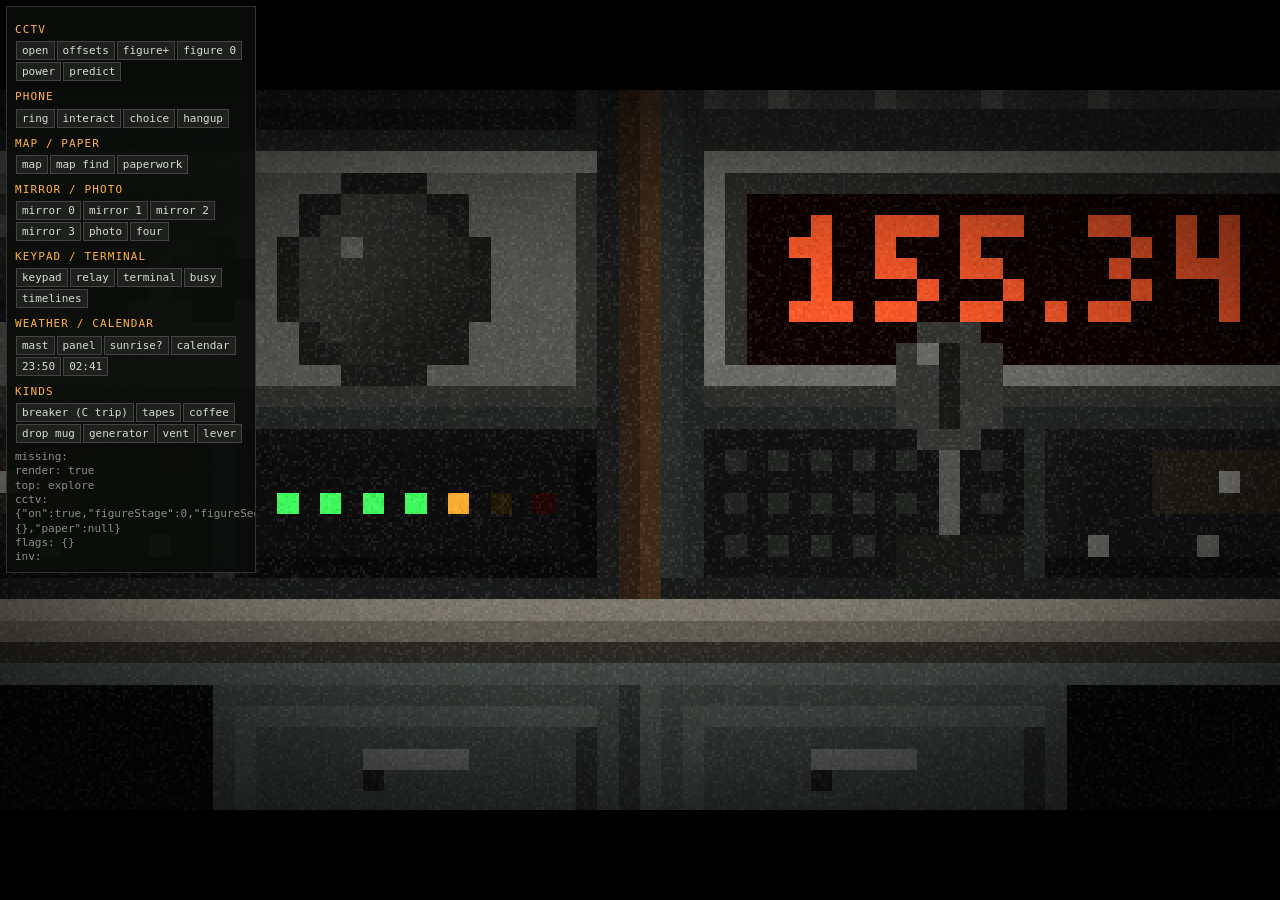
<file: dev/devices.html>
<!doctype html>
<html lang="en">
<head>
  <meta charset="utf-8">
  <meta name="viewport" content="width=device-width, initial-scale=1">
  <title>DEAD AIR — devices harness</title>
  <link rel="preconnect" href="https://fonts.googleapis.com">
  <link rel="preconnect" href="https://fonts.gstatic.com" crossorigin>
  <link href="https://fonts.googleapis.com/css2?family=IBM+Plex+Mono:wght@400;600&family=Special+Elite&family=VT323&display=swap" rel="stylesheet">
  <link rel="stylesheet" href="../css/base.css">
  <link rel="stylesheet" href="../css/devices.css">
  <style>
    /* harness-only chrome (prefixed dvh-) */
    #dvh-panel { position: fixed; left: 6px; top: 6px; z-index: 100; width: 250px; max-height: calc(100vh - 12px); overflow: auto;
      background: rgba(10, 12, 10, 0.92); border: 1px solid #333; padding: 8px; font: 11px/1.3 monospace; color: #cfd3c8; }
    #dvh-panel h4 { margin: 8px 0 3px; color: #ffb347; font-weight: normal; letter-spacing: .1em; }
    #dvh-panel button { font: 11px monospace; margin: 1px; padding: 2px 5px; background: #1d201d; color: #d8dccf; border: 1px solid #444; cursor: pointer; }
    #dvh-panel button:hover { border-color: #ffb347; }
    #dvh-state { white-space: pre-wrap; color: #8a8f84; margin-top: 6px; }
    body.dvh-shots #dvh-panel { display: none; }
    #dvh-log { position: absolute; left: 50%; bottom: 3%; transform: translateX(-50%); width: 70%; text-align: center; pointer-events: none;
      font: calc(var(--u) * 2.2) var(--font-ui); color: #e9e6d8; text-shadow: 0 1px 3px #000; }
    #dvh-log div { margin-top: .3em; }
    #dvh-log .k-sfx { color: #9aa3a0; font-style: italic; }
    #dvh-log .k-thought { color: #cfc6a8; font-style: italic; }
    #dvh-log .k-toast { color: #ffb347; letter-spacing: .15em; }
    #dvh-log .k-hint { color: #7dff9a; letter-spacing: .1em; }
    .dvh-choice { position: absolute; inset: 0; display: flex; align-items: flex-end; justify-content: center; padding-bottom: 18%; }
    .dvh-choice div { font: calc(var(--u) * 2.4) var(--font-ui); background: rgba(0,0,0,.75); border: 1px solid #555; padding: .4em 1em; margin: 0 .5em; color: #ddd; }
    #view { background: #1a1d1b; }
  </style>
</head>
<body>
  <div id="game">
    <div id="stage">
      <canvas id="view" width="480" height="270"></canvas>
      <div id="hud"><div id="dvh-log"></div></div>
      <div id="screens"></div>
    </div>
  </div>
  <div id="dvh-panel"></div>

  <script>window.__missing = []; window.__useRender = !/[?&]norender\b/.test(location.search);</script>
  <script src="../js/core.js"></script>
  <script src="../js/content.js" onerror="__missing.push('content')"></script>
  <script>if (!__useRender) document.write('<!--')</script>
  <script src="../js/textures.js" onerror="__missing.push('textures')"></script>
  <script src="../js/raycaster.js" onerror="__missing.push('raycaster')"></script>
  <!-- -->
  <script src="../js/maps.js" onerror="__missing.push('maps')"></script>
  <script src="../js/devices.js"></script>
  <script>
  /* ================================================================ stubs
   * Everything below stands in for other modules so devices.js can be exercised alone.
   * Only defined when the real module is absent. */
  (function () {
    'use strict';
    const DA = window.DA;
    const U = DA.util;
    if (/[?&]shots\b/.test(location.search)) document.body.classList.add('dvh-shots');
    const logEl = document.getElementById('dvh-log');
    const log = (text, kind, dur) => {
      const d = U.el('div', { class: 'k-' + (kind || 'speech') }, text);
      logEl.appendChild(d);
      while (logEl.children.length > 3) logEl.firstChild.remove();
      setTimeout(() => d.remove(), (dur || 3) * 1000);
      (window.__log = window.__log || []).push({ kind: kind || 'speech', text });
    };

    /* --- audio: record every call --- */
    window.__snd = [];
    if (!DA.audio) {
      const handle = (name) => ({ stop() { __snd.push('stop:' + name); }, setVol() {}, setPos() {} });
      DA.audio = {
        play(name, opts) { __snd.push(name); return handle(name); },
        loop(name, opts) { __snd.push('loop:' + name + (opts && opts.x != null ? '@' + opts.x.toFixed(1) + ',' + opts.y.toFixed(1) : '')); return handle(name); },
      };
    }
    /* --- ui --- */
    if (!DA.ui) {
      DA.ui = {
        subtitle(text, o) { log(text, (o && o.kind) || 'speech', (o && o.dur) || 3); return 1; },
        think(text) { log(text, 'thought', 3); return Promise.resolve(); },
        toast(text, dur) { log(text, 'toast', dur || 2.5); },
        hint(text, dur) { log(text, 'hint', dur || 1.5); },
        doc(d) { log('[doc] ' + (typeof d === 'string' ? d : d.title + ' — ' + String(d.body).slice(0, 60)), 'toast', 4); return Promise.resolve(); },
        say(s, text) { log(text, 'speech', 3); return DA.wait(U.lineDur(text)); },
        choice(options) {
          return new Promise((res) => { DA.modes.push('choice', { options, res }); });
        },
      };
    }
    /* a stub 'choice' mode whose DOM sits BEFORE the device roots (like ui.js's would) */
    const choiceRoot = U.el('div', { class: 'dvh-choice hidden' });
    document.getElementById('screens').appendChild(choiceRoot);
    DA.modes.register('choice', {
      enter(arg) { this.arg = arg; choiceRoot.textContent = ''; arg.options.forEach((o, i) => choiceRoot.appendChild(U.el('div', null, (i + 1) + '. ' + o.text))); choiceRoot.classList.remove('hidden'); },
      exit() { choiceRoot.classList.add('hidden'); },
      onKey(e, down) {
        const m = /^Digit(\d)$/.exec(e.code);
        if (down && m) { const o = this.arg.options[+m[1] - 1]; if (o) { DA.modes.pop('choice'); this.arg.res(o.id); } return true; }
        return false;
      },
    });
    DA.modes.register('explore', { lock: false });
    DA.modes.register('radio', { opaque: true });

    /* --- interact --- */
    if (!DA.interact) {
      const H = {};
      DA.interact = {
        on(key, fn) { (H[key] = H[key] || []).push(fn); },
        fire(t) {
          DA.bus.emit('interact', { id: t.id, kind: t.kind, target: t });
          for (const fn of H[t.id] || []) if (fn(t)) return true;
          for (const fn of H[t.kind] || []) if (fn(t)) return true;
          return false;
        },
        handlers: H,
      };
    }
    /* --- entity --- */
    if (!DA.entity) DA.entity = { predict(sec) { return window.__predict || null; } };

    /* --- maps + world: a small fake station and basement --- */
    const STATION = [
      '##########################',
      '#......#.......#.........#',
      '#......#.......#.........#',
      '#......#.......#.........#',
      '#......#.......#.........#',
      '#......#.......#.........#',
      '###.#######.#######.######',
      '#........................#',
      '#........................#',
      '####.####.#######.########',
      '#......#......#..........#',
      '#......#......#..........#',
      '#......#......#..........#',
      '#######################.##',
      '#........................#',
      '#........................#',
      '##########################',
    ];
    const BASEMENT = [
      '################',
      '#..............#',
      '#..............#',
      '#..............#',
      '#......##......#',
      '#..............#',
      '#..............#',
      '################',
    ];
    const POINTS = {
      pt_radio_chair: { map: 'station', x: 3.5, y: 2.2, angle: -90 },
      pt_fig_1: { map: 'station', x: 7.6, y: 7.6, angle: 270 },
      pt_fig_2: { map: 'station', x: 4.2, y: 7.1, angle: 225 },
      pt_fig_3: { map: 'station', x: 3.8, y: 4.3, angle: 0 },
      pt_fig_4: { map: 'station', x: 3.6, y: 3.0, angle: 0 },
      pt_gen: { map: 'basement', x: 8, y: 3, angle: 0 },
      cam_1: { map: 'station', x: 23, y: 15.3, angle: 180 },
      cam_2: { map: 'station', x: 14.5, y: 7.3, angle: 180 },
      cam_4: { map: 'station', x: 6.4, y: 5.4, angle: -135 },
      cam_3: { map: 'basement', x: 14.4, y: 6.4, angle: -150 },
    };
    const deg = (d) => (d * Math.PI) / 180;
    const powers = { main: true, corridor: true, generator: true };
    const props = { limiter_1: { id: 'limiter_1', tex: 'spr_lever' } };
    const doors = {};
    window.__powerLog = [];
    const texId = (n) => (DA.textures && DA.textures.id ? DA.textures.id(n) : 1);
    const REAL = !!(DA.maps && DA.maps.defs && DA.maps.defs.station && DA.maps.defs.station.grid);
    window.__realMaps = REAL;
    function blank(id, w, h) {
      const n = w * h;
      return {
        id, w, h, wall: new Uint16Array(n), wallN: new Uint16Array(n), wallE: new Uint16Array(n), wallS: new Uint16Array(n), wallW: new Uint16Array(n),
        floor: new Uint16Array(n), ceil: new Uint16Array(n), solid: new Uint8Array(n), room: new Uint8Array(n), rooms: ['none'],
        light: new Float32Array(n), door: new Int16Array(n).fill(-1), doors: [], emissive: 1, alt: new Map(), altFace: new Map(), tint: [1, 1, 1],
        variant: 'normal', windowFigure: null, props: [], interact: [],
      };
    }
    /** The fake fallback station (when js/maps.js is absent). */
    function compile(id, rows) {
      const m = blank(id, rows[0].length, rows.length);
      for (let y = 0; y < m.h; y++) for (let x = 0; x < m.w; x++) {
        const i = y * m.w + x, c = rows[y][x];
        if (c === '#') { m.wall[i] = texId(id === 'basement' ? 'concrete_ext' : 'wall_paint'); m.solid[i] = 1; }
        else { m.floor[i] = texId(id === 'basement' ? 'floor_concrete' : 'floor_lino'); m.ceil[i] = texId('ceil_tile'); m.light[i] = 0.8; }
      }
      return m;
    }
    /** A minimal stand-in for world.js's compiler: enough of PLAN §6.4 for renderView. */
    function compileDef(def) {
      const rows = def.grid, h = rows.length, w = Math.max(...rows.map((r) => r.length));
      const m = blank(def.id, w, h), L = def.legend;
      const at = (x, y) => (x < 0 || y < 0 || x >= w || y >= h ? null : L[rows[y][x]] || null);
      const SIDES = [['n', 0, -1, 'wallN'], ['e', 1, 0, 'wallE'], ['s', 0, 1, 'wallS'], ['w', -1, 0, 'wallW']];
      for (let y = 0; y < h; y++) for (let x = 0; x < w; x++) {
        const i = y * w + x;
        let c = at(x, y);
        if (!c) continue;
        if (c.door) for (const [, dx, dy] of SIDES) { const nb = at(x + dx, y + dy); if (nb && nb.floor) { c = nb; break; } }
        if (c.wall && !c.door) {
          m.wall[i] = texId(c.wall + (c.overlay ? '+' + c.overlay : ''));
          m.solid[i] = 1;
          for (const [, dx, dy, key] of SIDES) {
            const nb = at(x + dx, y + dy);
            if (!nb || nb.wall) continue;
            if (nb.ceil === null && c.outside) m[key][i] = texId(c.outside + (c.overlay ? '+' + c.overlay : ''));
            else if (c.inner && nb.walls) m[key][i] = texId(nb.walls + (c.overlay ? '+' + c.overlay : ''));
          }
        } else if (c.floor) {
          m.floor[i] = texId(c.floor);
          m.ceil[i] = c.ceil ? texId(c.ceil) : 0;
          m.light[i] = c.light != null ? c.light : c.ceil ? 0.8 : 0.4;
        }
      }
      const sideKey = { n: 'wallN', e: 'wallE', s: 'wallS', w: 'wallW' }, sideIdx = { n: 0, e: 1, s: 2, w: 3 };
      for (const f of def.faces || []) if (f.x < w && f.y < h) m[sideKey[f.side]][f.y * w + f.x] = texId(f.tex);
      for (const a of def.alt || []) {
        const i = a.y * w + a.x;
        if (a.side) m.altFace.set(i * 4 + sideIdx[a.side], texId(a.tex));
        else m.alt.set(i, texId(a.tex));
      }
      m.props = (def.props || []).filter((p) => p.tex && !p.hidden).map((p) => Object.assign({}, p));
      m.interact = def.interact || [];
      return m;
    }
    const pts = {};
    if (REAL) {
      for (const id in DA.maps.defs) for (const k in DA.maps.defs[id].points || {}) pts[k] = Object.assign({ map: id }, DA.maps.defs[id].points[k]);
    } else Object.assign(pts, POINTS);
    const P = (k) => pts[k] || POINTS[k];
    const start = P('pt_radio_chair');
    if (!DA.world) {
      DA.world = {
        maps: {}, mapId: 'station',
        get map() { return this.maps[this.mapId]; },
        player: { x: start.x, y: start.y, angle: deg(start.angle), pitch: 0 },
        camera() { return { x: this.player.x, y: this.player.y, angle: this.player.angle, pitch: 0, fov: 66, bob: 0 }; },
        cameras() {
          const L = { cam_1: 'FRONT ENTRANCE', cam_2: 'HALLWAY', cam_3: 'GENERATOR', cam_4: 'RADIO ROOM' };
          return ['cam_1', 'cam_2', 'cam_3', 'cam_4'].map((id) => { const p = P(id); return { id, label: L[id], map: p.map, x: p.x, y: p.y, angle: deg(p.angle) }; });
        },
        point(name) { const p = pts[name] || POINTS[name]; return p ? Object.assign({}, p, { angle: deg(p.angle || 0) }) : null; },
        history(sec) { return { player: window.__past || (REAL ? { x: 22.5, y: 15.5, angle: Math.PI, map: 'station' } : { x: 9.5, y: 7.6, angle: Math.PI, map: 'station' }), doors: {} }; },
        power(c) { return powers[c] !== false; },
        setPower(c, on) { powers[c] = on; __powerLog.push(c + '=' + on); },
        lockDoor(id, b) { (doors[id] = doors[id] || {}).locked = b; },
        openDoor(id) { (doors[id] = doors[id] || {}).open = true; },
        isOpen(id) { return !!(doors[id] && doors[id].open); },
        prop(id) { return props[id] || null; },
        setPropTex(id, tex) { if (props[id]) props[id].tex = tex; },
        _doors: doors, _props: props, _powers: powers,
      };
    }
    if (!REAL) {
      DA.maps = { defs: {
        station: { interact: [
          { id: 'phone', kind: 'phone', x: 12, y: 0, side: 's' },
          { id: 'coffee_machine', kind: 'coffee', x: 20, y: 0, side: 's' },
          { id: 'breaker_panel', kind: 'breaker', x: 10, y: 16, side: 'n' },
          { id: 'tape_terminal', kind: 'terminal', x: 24, y: 10, side: 'w' },
          { id: 'vent_office', kind: 'vent', x: 14, y: 0, side: 's', note: 'note_1' },
          { id: 'vent_basement', kind: 'vent', x: 5, y: 6, side: 's', item: 'key_antenna', note: 'note_7' },
        ] },
      } };
    }
    DA.content = DA.content || {};

    /* --- boot + a fresh night --- */
    DA.bus.on('boot', () => {
      if (!DA.world.maps.station) {
        if (REAL) for (const id of ['station', 'basement']) DA.world.maps[id] = compileDef(DA.maps.defs[id]);
        else { DA.world.maps.station = compile('station', STATION); DA.world.maps.basement = compile('basement', BASEMENT); }
      }
      if (DA.render && DA.render.init) try { DA.render.init(); } catch (e) { console.warn('render.init', e); }
      if (DA.render && DA.render.addSpriteProvider) DA.render.addSpriteProvider((mapId) => {
        const m = DA.world.maps[mapId];
        return m ? m.props.map((p) => ({ x: p.x, y: p.y, tex: (props[p.id] && props[p.id].tex) || p.tex, scale: p.scale, z: p.z })) : [];
      });
    });
    function fit() {
      const w = innerWidth, h = innerHeight;
      let sw = w, sh = (w * 9) / 16;
      if (sh > h) { sh = h; sw = (h * 16) / 9; }
      document.documentElement.style.setProperty('--stage-w', Math.floor(sw) + 'px');
      document.documentElement.style.setProperty('--stage-h', Math.floor(sh) + 'px');
    }
    addEventListener('resize', fit);
    fit();
    DA.boot();
    DA.newGame('Adam Reyes');
    DA.state.clock.min = 24 * 60 + 2 * 60 + 41; // 02:41 on 27 OCT
    DA.state.clock.rate = 0;
    DA.state.world.weather = { rain: 0.85, thunder: 0.3 };
    DA.modes.push('explore');
    window.__ready = true;

    /* --- controls --- */
    const panel = document.getElementById('dvh-panel');
    const stateEl = U.el('div', { id: 'dvh-state' });
    const sec = (t) => panel.appendChild(U.el('h4', null, t));
    const btn = (t, fn) => panel.appendChild(U.el('button', { onclick: (e) => { e.stopPropagation(); fn(); refresh(); } }, t));
    const flag = (k, v) => DA.setFlag(k, v);
    sec('CCTV');
    btn('open', () => DA.devices.cctv.open());
    btn('offsets', () => flag('cctv_offsets', !DA.flag('cctv_offsets')));
    btn('figure+', () => DA.devices.cctv.setFigureStage(DA.state.cctv.figureStage + 1));
    btn('figure 0', () => DA.devices.cctv.setFigureStage(0));
    btn('power', () => DA.devices.cctv.setOn(!DA.state.cctv.on));
    btn('predict', () => { window.__predict = window.__predict ? null : { x: 22, y: 14.2 }; });
    sec('PHONE');
    btn('ring', () => DA.devices.phone.ring());
    btn('interact', () => DA.interact.fire({ id: 'phone', kind: 'phone' }));
    btn('choice', () => DA.ui.choice([{ id: 'a', text: 'Hello?' }, { id: 'b', text: '...' }]));
    btn('hangup', () => DA.devices.phone.hangup());
    sec('MAP / PAPER');
    btn('map', () => DA.devices.map.open().then((r) => console.log('map →', r)));
    btn('map find', () => DA.devices.map.open({ find: 'kestrel_road', note: 'Kestrel Rd — past the quarry turnoff — green MM 14' }).then((r) => console.log('map →', r)));
    btn('paperwork', () => DA.devices.paperwork.open().then((r) => console.log('paper →', r)));
    sec('MIRROR / PHOTO');
    for (let i = 0; i <= 3; i++) btn('mirror ' + i, () => { flag('mirror_stage', i); DA.devices.mirror.open(); });
    btn('photo', () => DA.devices.photo.open());
    btn('four', () => flag('photo_four', !DA.flag('photo_four')));
    sec('KEYPAD / TERMINAL');
    btn('keypad', () => DA.interact.fire({ id: 'key_cabinet', kind: 'keypad', code: 1978, item: 'key_records' }));
    btn('relay', () => DA.interact.fire({ id: 'relay_door', kind: 'keypad', code: '0213' }));
    btn('terminal', () => DA.devices.terminal.open());
    btn('busy', () => flag('no_archive', !DA.flag('no_archive')));
    btn('timelines', () => flag('archives_are_timelines', !DA.flag('archives_are_timelines')));
    sec('WEATHER / CALENDAR');
    btn('mast', () => DA.devices.weather.open({ source: 'mast' }));
    btn('panel', () => DA.devices.weather.open({ source: 'panel' }));
    btn('sunrise?', () => flag('sunrise_unknown', !DA.flag('sunrise_unknown')));
    btn('calendar', () => DA.devices.calendar.open());
    btn('23:50', () => { DA.state.clock.min = 23 * 60 + 50; DA.setFlag('calendar_date', undefined); });
    btn('02:41', () => { DA.state.clock.min = 24 * 60 + 161; });
    sec('KINDS');
    btn('breaker (C trip)', () => { DA.state.world.breakers = { A: true, B: true, C: false, D: true, E: true, F: true }; DA.interact.fire({ id: 'breaker_panel', kind: 'breaker' }); });
    btn('tapes', () => DA.interact.fire({ id: 'records_shelves', kind: 'tapes' }));
    btn('coffee', () => DA.interact.fire({ id: 'coffee_machine', kind: 'coffee' }));
    btn('drop mug', () => DA.takeItem('mug'));
    btn('generator', () => DA.interact.fire({ id: 'generator', kind: 'generator' }));
    btn('vent', () => DA.interact.fire(DA.maps.defs.station.interact.find((i) => i.id === 'vent_office')));
    btn('lever', () => DA.interact.fire({ id: 'limiter_1', kind: 'lever' }));
    panel.appendChild(stateEl);
    function refresh() {
      stateEl.textContent = 'missing: ' + __missing.join(',') + '\nrender: ' + !!(DA.render && DA.render.renderView) +
        '\ntop: ' + (DA.modes.top() && DA.modes.top().name) + '\ncctv: ' + JSON.stringify(DA.state.cctv) +
        '\nflags: ' + JSON.stringify(DA.state.flags) + '\ninv: ' + DA.state.inventory.join(',');
    }
    DA.bus.on('mode:enter', refresh);
    DA.bus.on('mode:exit', refresh);
    refresh();
    window.__events = [];
    ['cctv:open', 'cctv:close', 'cctv:view', 'cctv:figure', 'phone:ring', 'phone:answer', 'phone:hangup', 'map:located', 'paperwork:done',
      'keypad:ok', 'keypad:bad', 'weather:read', 'weather:view', 'calendar:flipped', 'coffee:made', 'breaker:reset', 'generator:toggle',
      'tape:found', 'vent:open', 'lever', 'mirror:open', 'photo:view', 'note:found', 'device:open', 'device:close', 'archive:saved']
      .forEach((n) => DA.bus.on(n, (d) => __events.push([n, d])));
  })();
  </script>
</body>
</html>
</file>
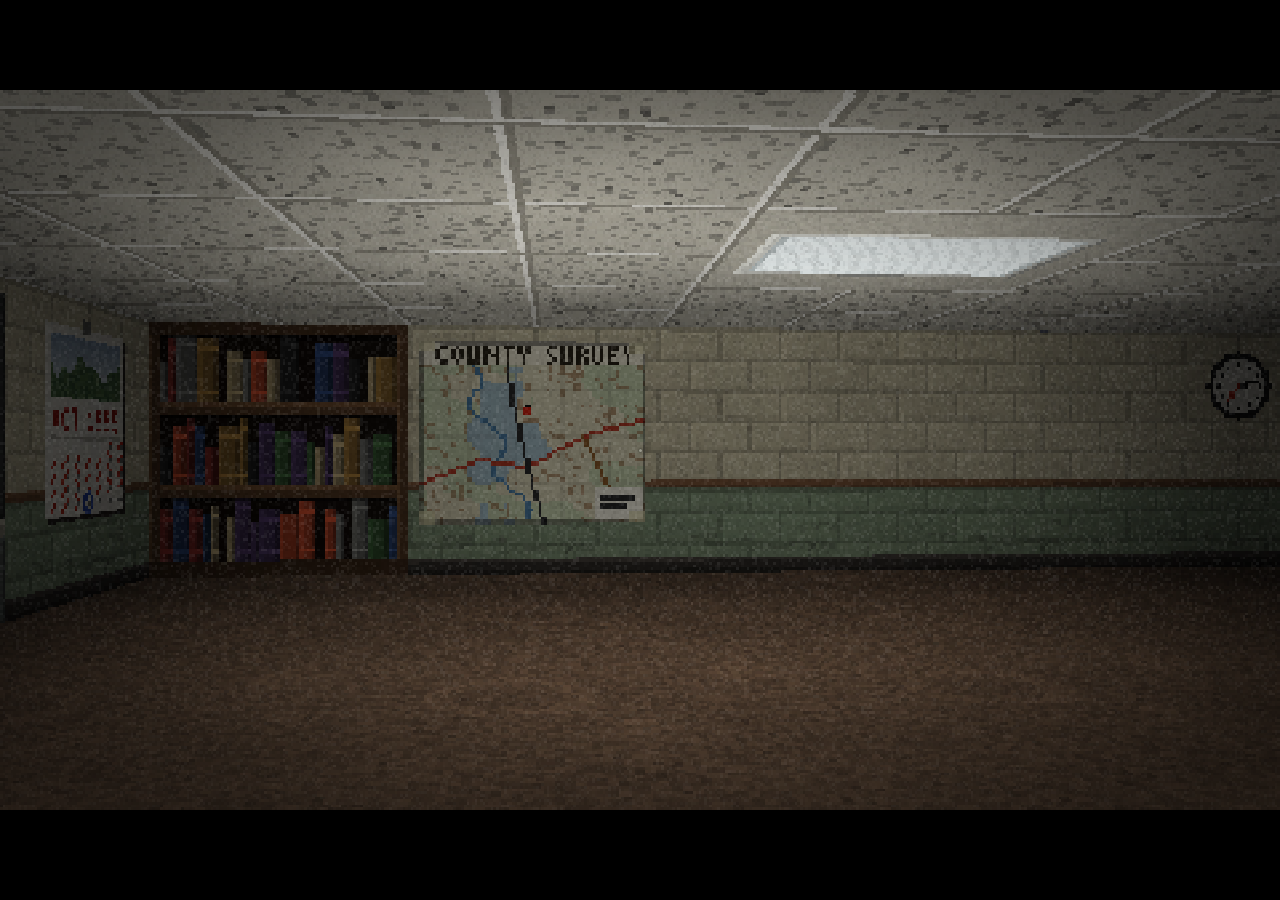
<file: dev/radio-live.html>
<!doctype html>
<html lang="en">
<head>
  <meta charset="utf-8">
  <meta name="viewport" content="width=device-width, initial-scale=1">
  <title>DEAD AIR — radio integration harness</title>
  <!-- Integration harness: every real module that exists (no director yet), the radio desk
       driven with real DA.content transmissions. ?manual → deterministic DA.step (tests). -->
  <link rel="preconnect" href="https://fonts.googleapis.com">
  <link rel="preconnect" href="https://fonts.gstatic.com" crossorigin>
  <link href="https://fonts.googleapis.com/css2?family=IBM+Plex+Mono:wght@400;600&family=Special+Elite&family=VT323&display=swap" rel="stylesheet">
  <link rel="stylesheet" href="../css/base.css">
  <link rel="stylesheet" href="../css/ui.css">
  <link rel="stylesheet" href="../css/radio.css">
  <link rel="stylesheet" href="../css/devices.css">
  <link rel="stylesheet" href="../css/scenes.css">
  <script>
    if (/[?&]manual\b/.test(location.search)) window.requestAnimationFrame = function () { return 0; };
  </script>
</head>
<body>
  <div id="game">
    <div id="stage">
      <canvas id="view" width="480" height="270"></canvas>
      <div id="hud"></div>
      <div id="screens"></div>
    </div>
  </div>
  <script src="../js/core.js"></script>
  <script src="../js/content.js"></script>
  <script src="../js/textures.js"></script>
  <script src="../js/raycaster.js"></script>
  <script src="../js/audio.js"></script>
  <script src="../js/maps.js"></script>
  <script src="../js/world.js"></script>
  <script src="../js/radio.js"></script>
  <script src="../js/ui.js"></script>
  <script src="../js/devices.js"></script>
  <script src="../js/scenes.js"></script>
  <script>
  (function () {
    'use strict';
    const DA = window.DA;
    function fitStage() {
      const w = window.innerWidth, h = window.innerHeight;
      let sw = w, sh = (w * 9) / 16;
      if (sh > h) { sh = h; sw = (h * 16) / 9; }
      const root = document.documentElement.style;
      root.setProperty('--stage-w', Math.floor(sw) + 'px');
      root.setProperty('--stage-h', Math.floor(sh) + 'px');
      DA.bus.emit('resize', { w: Math.floor(sw), h: Math.floor(sh) });
    }
    window.addEventListener('resize', fitStage);
    window.stepFor = async (sec, dt) => {
      dt = dt || 1 / 60;
      for (let t = 0; t < sec - 1e-9; t += dt) {
        DA.step(dt);
        DA.input.endFrame();
        for (let k = 0; k < 40; k++) await null;
      }
    };
    window.addEventListener('load', () => {
      fitStage();
      DA.boot();
      DA.newGame('Adam');
      DA.modes.push('explore');
      // stand in the radio room, facing the desk
      const p = DA.world && DA.world.point && DA.world.point('pt_desk_stand');
      if (p) DA.world.teleport(p.x, p.y, p.angle != null ? p.angle : -90, p.map);
      if (/[?&]sit\b/.test(location.search)) DA.radio.sit();
    });
  })();
  </script>
</body>
</html>
</file>
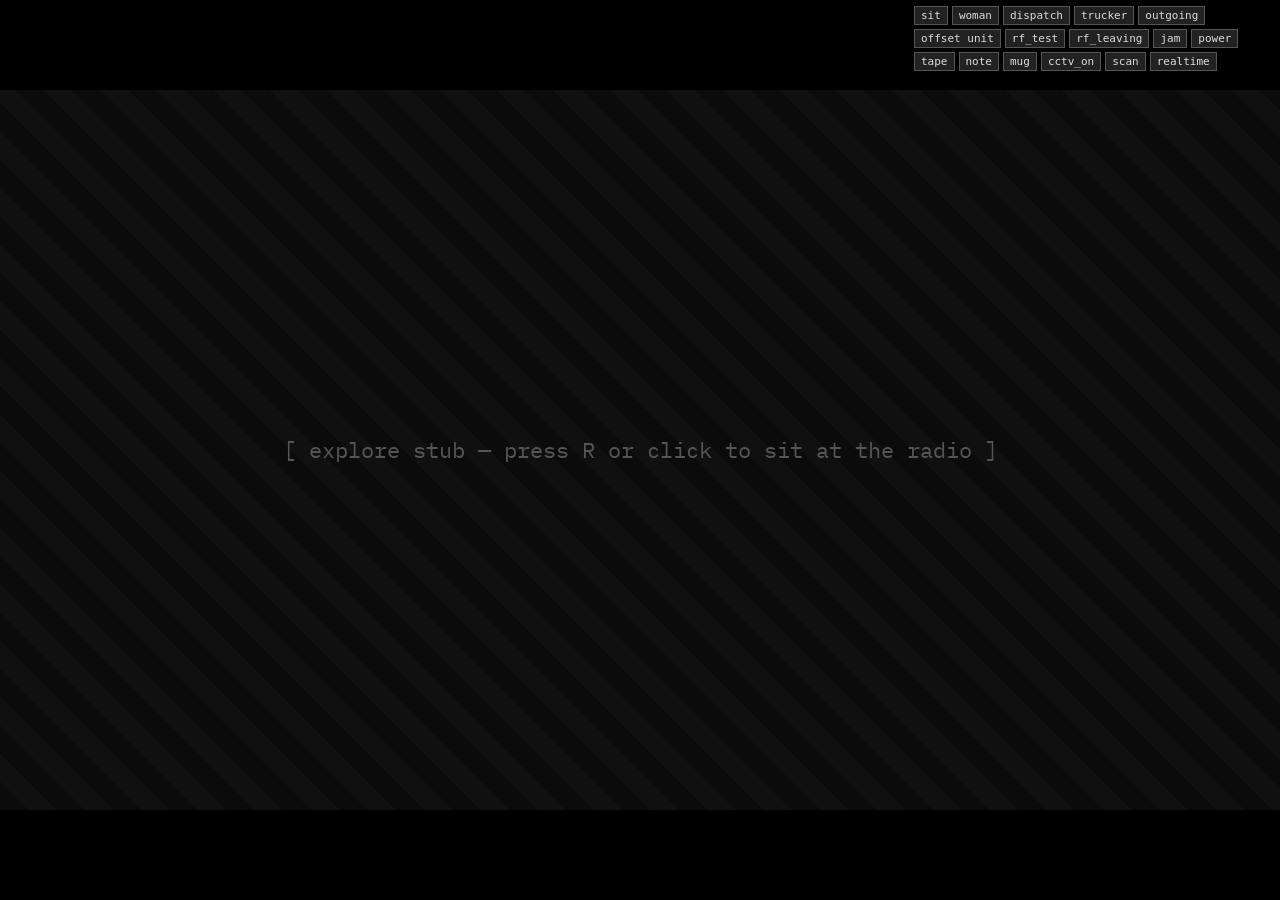
<file: dev/radio.html>
<!doctype html>
<html lang="en">
<head>
  <meta charset="utf-8">
  <meta name="viewport" content="width=device-width, initial-scale=1">
  <title>DEAD AIR — radio harness</title>
  <link rel="preconnect" href="https://fonts.googleapis.com">
  <link rel="preconnect" href="https://fonts.gstatic.com" crossorigin>
  <link href="https://fonts.googleapis.com/css2?family=IBM+Plex+Mono:wght@400;600&family=Special+Elite&family=VT323&display=swap" rel="stylesheet">
  <link rel="stylesheet" href="../css/base.css">
  <link rel="stylesheet" href="../css/radio.css">
  <style>
    /* harness-only chrome */
    #radiodev-panel { position: fixed; right: 6px; top: 6px; z-index: 999; display: flex; flex-wrap: wrap; gap: 4px; max-width: 360px; font: 11px monospace; }
    #radiodev-panel button { font: 11px monospace; background: #222; color: #ddd; border: 1px solid #555; padding: 2px 6px; cursor: pointer; }
    #radiodev-panel.hidden { display: none; }
    #radiodev-subs { position: absolute; left: 50%; bottom: 3%; transform: translateX(-50%); width: 70%; text-align: center; font-size: calc(var(--u) * 2.4); color: #eee; text-shadow: 0 1px 3px #000; }
    #radiodev-subs div { margin-top: 0.3em; }
    #radiodev-subs .k-radio { color: #ffcf8a; }
    #radiodev-subs .k-sfx { color: #aaa; font-style: italic; }
    #radiodev-explore { position: absolute; inset: 0; display: flex; align-items: center; justify-content: center; color: #555; font-size: calc(var(--u) * 3); background: repeating-linear-gradient(45deg, #0b0b0b 0 20px, #101010 20px 40px); }
  </style>
  <script>
    // ?manual → no requestAnimationFrame loop: tests drive DA.step(dt) deterministically.
    if (/[?&]manual\b/.test(location.search)) window.requestAnimationFrame = function () { return 0; };
  </script>
</head>
<body>
  <div id="game">
    <div id="stage">
      <canvas id="view" width="480" height="270"></canvas>
      <div id="hud"><div id="radiodev-subs"></div></div>
      <div id="screens"><div id="radiodev-explore">[ explore stub — press R or click to sit at the radio ]</div></div>
    </div>
  </div>
  <div id="radiodev-panel"></div>

  <script src="../js/core.js"></script>
  <script>
  /* ---------------------------------------------------------------- stubs (harness only) */
  (function () {
    'use strict';
    const DA = window.DA;
    const U = DA.util;

    /* DA.content: test data exercising every step form. */
    DA.content = {
      speakers: {
        woman: { name: 'WOMAN', color: '#f3c7a0', voice: { gender: 'f' } },
        dispatch: { name: 'COUNTY DISPATCH', color: '#9fd0ff', voice: { gender: 'f' } },
        trucker: { name: 'TRUCKER', color: '#ffd27a', voice: { gender: 'm' } },
        police: { name: 'SHERIFF', color: '#a8c7ff', voice: { gender: 'm' } },
        weather: { name: 'NOAA', color: '#b0e0c0', voice: { gender: 'n' } },
        you: { name: 'YOU', color: '#8fb0dd', voice: { gender: 'm' } },
        you_now: { name: 'YOU (NOW)', color: '#ff9a8a', voice: { gender: 'm' } },
        you_recorded: { name: 'TAPE', color: '#c8c0a6', voice: { gender: 'm' } },
        you_panic: { name: 'UNIDENTIFIED MALE', color: '#e6d3a3', voice: { gender: 'm' } },
        you_old: { name: 'OLD MAN', color: '#d0c0a0', voice: { gender: 'm' } },
        pilot: { name: 'PILOT', color: '#cfe', voice: { gender: 'm' } },
        researcher_a: { name: 'RESEARCHER', color: '#ddd', voice: { gender: 'm' } },
        researcher_b: { name: 'RESEARCHER 2', color: '#ccc', voice: { gender: 'f' } },
        unknown: { name: 'UNKNOWN', color: '#aaa', voice: { gender: 'n' } },
      },
      tx: {
        tx_weather_loop: {
          freq: 162.55, bearing: 0, sender: 'NOAA WEATHER RADIO', summary: 'Weather loop',
          script: { start: [
            { s: 'weather', t: 'NOAA Weather Radio, station K-E-C fifty-two, with the forecast for Harlan County.' },
            { s: 'weather', t: 'Tonight: heavy rain, locally two inches. Winds west at fifteen, gusting to thirty.' },
            { wait: 1 },
            { s: 'weather', t: 'Flash flood watch remains in effect until six a.m.' },
          ] },
        },
        tx_test_woman: {
          freq: 148.32, bearing: 300, width: 0.05, strength: 0.85,
          sender: 'UNIDENTIFIED — FEMALE', summary: 'Woman trapped in overturned car',
          stamp: { day: 28, h: 2, m: 13 }, future: true, alert: true,
          hail: [{ s: 'woman', t: 'Hello? Is anybody there?' }], hailGap: 3,
          waitLines: [{ s: 'woman', t: 'Please... are you still there?' }], waitGap: 4,
          script: {
            start: [
              { s: 'woman', t: 'Oh thank God. I hit a deer and the car rolled into a ditch.', alt: 'Thank God. A deer, I hit a deer, and we rolled.', sfx: 'rain_car' },
              { sfx: 'glass_break', cap: 'metal creaking', d: 1.2 },
              { wait: 0.5 },
              { fx: { set: { test_fx_flag: true } } },
              { emit: 'test:emitted' },
              { choose: [
                { id: 'respond', t: 'This is Relay Station Fourteen. I hear you. Where are you?', next: 'where' },
                { id: 'log', t: "[Log it. Don't respond.]", silent: true, next: 'plead' },
                { id: 'quiet', t: 'Stay calm. Stay on the line.', interfere: false, next: 'where' },
              ], timeout: 20, onTimeout: 'plead', prompt: 'She is waiting.' },
            ],
            where: [{ s: 'woman', t: 'Kestrel Road. Past the quarry turnoff. Green mile marker fourteen.' }, { goto: 'tail' }],
            plead: [{ s: 'woman', t: 'Please. Please answer me.' }, { end: true, fx: { set: { test_plead: true } } }],
            tail: [{ s: 'woman', t: 'Is it still raining where you are?' }, { end: true, fx: { set: { test_tail: true } } }],
          },
        },
        tx_test_dispatch: {
          freq: 155.34, sender: 'COUNTY DISPATCH', summary: 'Radio check reply',
          script: [{ s: 'dispatch', t: 'Station Fourteen, County. Read you five by five. Quiet night.' }],
        },
        tx_test_present: {
          freq: 27.18, bearing: 90, sender: 'CB 19 — TRUCKER', summary: 'Flat tyre on Route 9',
          script: { start: [
            { s: 'trucker', t: 'Breaker one-nine, anybody out there? Got a flat on the nine.' },
            { choose: [{ id: 'help', t: 'Copy, driver. I will call it in.' }, { id: 'ignore', t: '[Ignore him.]', silent: true }], timeout: 10 },
          ] },
        },
        tx_test_offset: {
          freq: 27.18, bearing: 90, sender: 'CB 19', summary: 'Truck broke down', offsetSec: 2460, future: true,
          script: [{ s: 'trucker', t: 'Breaker one-nine, I got a truck down at mile forty.' }],
        },
        tx_test_years: {
          freq: 121.5, sender: 'UNKNOWN AIRCRAFT', summary: 'Dated three years ahead', stamp: { y: 2002, mo: 10, d: 27, h: 3, m: 0 }, future: true,
          script: [{ s: 'pilot', t: 'Mayday, mayday. Anyone on guard.' }],
        },
        tx_test_17: {
          freq: 148.32, bearing: 300, sender: 'UNIDENTIFIED — MALE', summary: 'A familiar voice', future: true,
          script: [{ s: 'you_panic', t: 'Station Fourteen, listen carefully. Do not answer transmission {N19}.' }],
        },
        tx_test_null: {
          freq: 148.32, stampText: 'NULL', offsetText: '-00:00:04', sender: 'STATION 14', summary: 'I CAN HEAR YOU READING THIS.',
          script: [{ s: 'you', t: 'I can hear you reading this.' }],
        },
        tx_test_power: {
          freq: 148.32, sender: 'GIRL', summary: 'Transmission nineteen', future: true,
          script: [{ s: 'woman', t: 'Hello?' }, { choose: [{ id: 'off', t: '[Turn off the receiver.]', silent: true, action: 'power_off' }, { id: 'respond', t: 'Who is this?' }] }, { s: 'woman', t: 'never reached' }],
        },
      },
      roomfeed: {
        rf_test: { offset: 7, steps: [
          { at: 0, cap: 'chair scraping', sfx: 'chair_scrape', event: 'chair' },
          { at: 2.5, cap: 'glass breaking', sfx: 'glass_break', event: 'glass' },
        ] },
        rf_leaving: { offset: 194, steps: [
          { at: 0, s: 'you', t: "Okay. I'm leaving the station.", event: 'leave_line' },
          { at: 3, cap: 'footsteps', sfx: 'footstep' },
          { at: 6, cap: 'front door opens', sfx: 'door_open', event: 'door' },
          { at: 12, s: 'you', t: 'Oh God.' },
          { at: 14, cap: 'running', event: 'run' },
          { at: 17, cap: 'impact on the front door', sfx: 'impact', event: 'impact' },
          { at: 19, cap: 'screaming', sfx: 'scream_distant', event: 'scream' },
        ] },
      },
      outgoing: {
        out_radio_check: { freq: 155.34, text: 'County, Station Fourteen, radio check.' },
        out_warn_bridge: { freq: 27.18, text: 'Breaker nineteen, anyone near Harlan Creek bridge: slow down, there is a truck across both lanes.', future: true, once: true },
      },
      tapes: {
        tape_1954: { label: '1954 — SITE SURVEY #3', year: 1954, desc: 'reel transfer', lines: [
          { s: 'researcher_a', t: 'Test three. The delay is now three hundred milliseconds.' },
          { wait: 0.6 },
          { s: 'researcher_b', t: 'That is not possible.' },
          { sfx: 'static_burst', cap: 'static', d: 1 },
        ] },
        tape_name: { label: '{NAME_UP} — 1961', year: 1961, lines: [{ s: 'you_old', t: 'If you are hearing this, {NAME}, you already sat down.' }] },
      },
      fragments: [
        'Keep the channel open.', 'You only destroyed yours.', "Don't turn around.", 'Station Fourteen, radio check.',
        { s: 'you_panic', t: "He isn't you anymore." }, 'Why didn\'t you leave?', 'Is it still raining where you are?',
      ],
    };

    /* DA.ui stub: on-page subtitles + journal log. */
    window.__subs = [];
    window.__journal = [];
    DA.ui = {
      subtitle(text, opts) {
        opts = opts || {};
        window.__subs.push({ text, opts });
        const box = document.getElementById('radiodev-subs');
        if (box) {
          const d = U.el('div', { class: 'k-' + (opts.kind || 'speech'), text: (opts.speaker ? opts.speaker.toUpperCase() + ': ' : '') + text });
          box.appendChild(d);
          while (box.children.length > 3) box.firstChild.remove();
          DA.timers.after(opts.dur || 3, () => d.remove());
        }
        return window.__subs.length;
      },
      journal(tab) { window.__journal.push(tab); },
      prompt() {},
      toast() {},
    };

    /* DA.world stub: radio audibility controlled by the test. */
    window.__aud = 0.6;
    DA.world = {
      player: { x: 0, y: 0, running: false, noise: 0 },
      radioAudibility: () => window.__aud,
      power: () => !window.__mainsDead,
    };

    /* DA.interact stub. */
    const handlers = {};
    DA.interact = {
      on(key, fn) { (handlers[key] = handlers[key] || []).push(fn); },
      fire(t) {
        DA.bus.emit('interact', { id: t.id, kind: t.kind, target: t });
        for (const fn of (handlers[t.id] || []).concat(handlers[t.kind] || [])) if (fn(t) === true) return true;
        return false;
      },
    };

    /* DA.audio stub: records every call. */
    window.__A = { play: [], voice: [], static: [], lastStatic: null };
    DA.audio = {
      play(name, opts) { window.__A.play.push({ name, opts, t: DA.simTime }); return { stop() {} }; },
      voice(text, spk, opts) { window.__A.voice.push({ text, spk, opts, t: DA.simTime }); return { dur: U.lineDur(text), stop() {} }; },
      radioStatic(level, opts) { window.__A.lastStatic = level; },
    };

    /* explore + cctv mode stubs so the desk has somewhere to return to. */
    DA.bus.on('boot', () => {
      DA.modes.register('explore', {
        enter() { document.getElementById('radiodev-explore').classList.remove('hidden'); },
        cover(c) { document.getElementById('radiodev-explore').classList.toggle('hidden', c); },
        onKey(e, down) { if (down && e.code === 'KeyR') { DA.interact.fire({ id: 'radio_desk', kind: 'radio' }); return true; } return false; },
        onMouseDown(e) { if (e.target.id === 'radiodev-explore') { DA.interact.fire({ id: 'radio_desk', kind: 'radio' }); return true; } return false; },
      });
      DA.modes.register('cctv', {
        opaque: true,
        enter() { window.__cctv = (window.__cctv || 0) + 1; },
        onKey(e, down) { if (down && e.code === 'Escape') { DA.modes.pop(); return true; } return false; },
      });
    });
    window.__events = [];
    ['radio:tuned', 'radio:lock', 'radio:lost', 'radio:received', 'radio:line', 'radio:choice', 'radio:mic', 'radio:sent', 'radio:ended',
      'radio:logged', 'radio:power', 'radio:log-changed', 'roomfeed:event', 'roomfeed:start', 'roomfeed:end', 'roomfeed:zero', 'tape:play', 'tape:end',
      'mug:placed', 'interference', 'test:emitted', 'radio:scan', 'radio:carrier', 'radio:choose', 'radio:sit', 'radio:stand', 'radio:missed', 'radio:action', 'radio:offset-unit', 'radio:bearing'].forEach((n) =>
      DA.bus.on(n, (d) => { if (n !== 'radio:tuned' && n !== 'radio:line') window.__events.push({ n, d: d && JSON.parse(JSON.stringify(d, (k, v) => (k === 'entry' || k === 'result' ? v : v))), t: DA.simTime }); }));
  })();
  </script>
  <script src="../js/radio.js"></script>
  <script>
  (function () {
    'use strict';
    const DA = window.DA;
    function fitStage() {
      const w = window.innerWidth, h = window.innerHeight;
      let sw = w, sh = (w * 9) / 16;
      if (sh > h) { sh = h; sw = (h * 16) / 9; }
      const root = document.documentElement.style;
      root.setProperty('--stage-w', Math.floor(sw) + 'px');
      root.setProperty('--stage-h', Math.floor(sh) + 'px');
      DA.bus.emit('resize', { w: Math.floor(sw), h: Math.floor(sh) });
    }
    window.addEventListener('resize', fitStage);
    /** Deterministic stepping for tests. */
    /* Each step is followed by a microtask flush so async transmission scripts advance exactly as
       they do between real animation frames. Returns a Promise (await it). */
    window.stepFor = async (sec, dt) => {
      dt = dt || 1 / 60;
      for (let t = 0; t < sec - 1e-9; t += dt) {
        DA.step(dt);
        for (let k = 0; k < 40; k++) await null;
      }
    };
    window.addEventListener('load', () => {
      fitStage();
      DA.boot();
      DA.newGame('Adam');
      DA.modes.push('explore');
      if (/[?&]sit\b/.test(location.search)) DA.radio.sit();
      // harness panel
      const panel = document.getElementById('radiodev-panel');
      if (/[?&]clean\b/.test(location.search)) panel.classList.add('hidden');
      const btn = (label, fn) => panel.appendChild(DA.util.el('button', { text: label, onclick: (e) => { e.stopPropagation(); fn(); } }));
      btn('sit', () => DA.radio.sit());
      btn('woman', () => DA.radio.transmit('tx_test_woman', { force: true }));
      btn('dispatch', () => DA.radio.transmit('tx_test_dispatch', { noLock: true }));
      btn('trucker', () => DA.radio.transmit('tx_test_present'));
      btn('outgoing', () => { DA.radio.addOutgoing('out_radio_check'); DA.radio.addOutgoing('out_warn_bridge'); });
      btn('offset unit', () => DA.setFlag('offset_unit', !DA.flag('offset_unit')));
      btn('rf_test', () => DA.radio.roomFeed('rf_test'));
      btn('rf_leaving', () => DA.radio.roomFeed('rf_leaving', { force: true }));
      btn('jam', () => DA.radio.jam(DA.state.radio.jam ? 0 : 0.8));
      btn('power', () => DA.radio.setPower(!DA.state.radio.power));
      btn('tape', () => DA.radio.insertTape('tape_1954'));
      btn('note', () => DA.radio.addNote(14.0, '??? (the room)', 'you'));
      btn('mug', () => { DA.giveItem('mug'); });
      btn('cctv_on', () => DA.setFlag('cctv_on', !DA.flag('cctv_on')));
      btn('scan', () => DA.radio.setScanning(!DA.state.radio.scanning));
      btn('realtime', () => DA.setFlag('you_realtime', !DA.flag('you_realtime')));
    });
  })();
  </script>
</body>
</html>
</file>
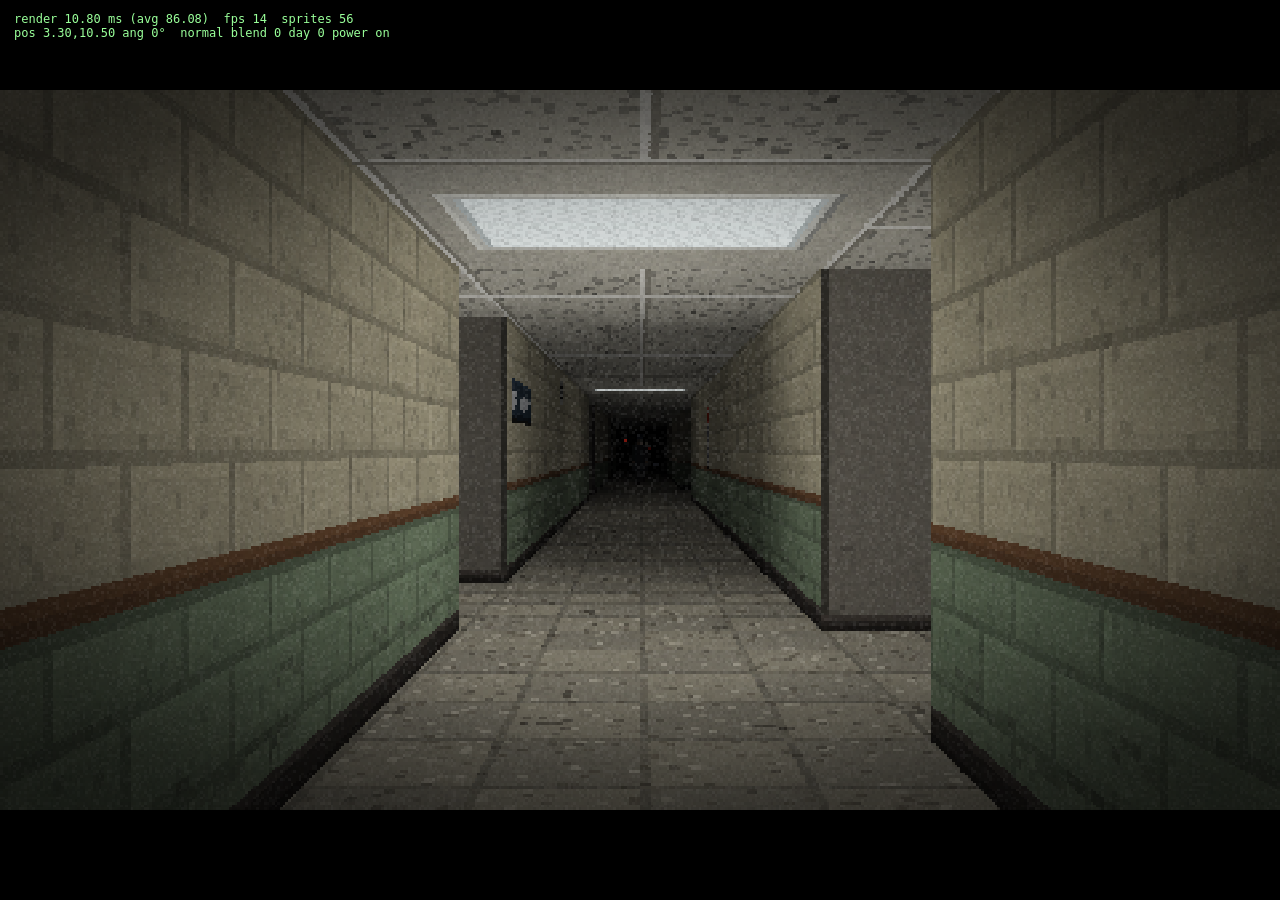
<file: dev/renderer.html>
<!doctype html>
<html lang="en">
<head>
<meta charset="utf-8">
<title>DEAD AIR — renderer harness</title>
<link rel="stylesheet" href="../css/base.css">
<style>
  body.atlas { overflow: auto; height: auto; background: #1a1c1a; }
  body.atlas #game { display: none; }
  #atlas { display: flex; flex-wrap: wrap; gap: 10px; padding: 10px; font: 11px monospace; color: #cfd2c8; }
  #atlas .cell { background: #0c0d0c; padding: 6px; border: 1px solid #2a2d2a; }
  #atlas .imgs { display: flex; gap: 4px; align-items: flex-end;
    background-image: linear-gradient(45deg, #242624 25%, transparent 25%, transparent 75%, #242624 75%), linear-gradient(45deg, #242624 25%, transparent 25%, transparent 75%, #242624 75%);
    background-size: 8px 8px; background-position: 0 0, 4px 4px; }
  #atlas canvas { image-rendering: pixelated; display: block; }
  #atlas canvas.ab { outline: 1px dashed #5a4a2a; }
  #atlas .lab { margin-top: 4px; }
  #atlas .info { width: 100%; color: #ffb347; }
  #dev-hud { position: fixed; left: 8px; top: 8px; z-index: 50; font: 12px monospace; color: #9f9; background: rgba(0,0,0,.55); padding: 4px 6px; white-space: pre; pointer-events: none; }
  #dev-cctv { position: fixed; right: 8px; bottom: 8px; z-index: 50; border: 2px solid #333; image-rendering: pixelated; width: 320px; height: 240px; display: none; }
</style>
</head>
<body>
  <div id="game">
    <div id="stage">
      <canvas id="view" width="480" height="270"></canvas>
      <div id="hud"></div>
      <div id="screens"></div>
    </div>
  </div>
  <div id="dev-hud"></div>
  <canvas id="dev-cctv" width="160" height="120"></canvas>
  <script src="../js/core.js"></script>
  <script src="../js/textures.js"></script>
  <script src="../js/raycaster.js"></script>
  <script src="renderer-atlas.js"></script>
  <script src="renderer-map.js"></script>
  <script src="renderer-harness.js"></script>
</body>
</html>
</file>
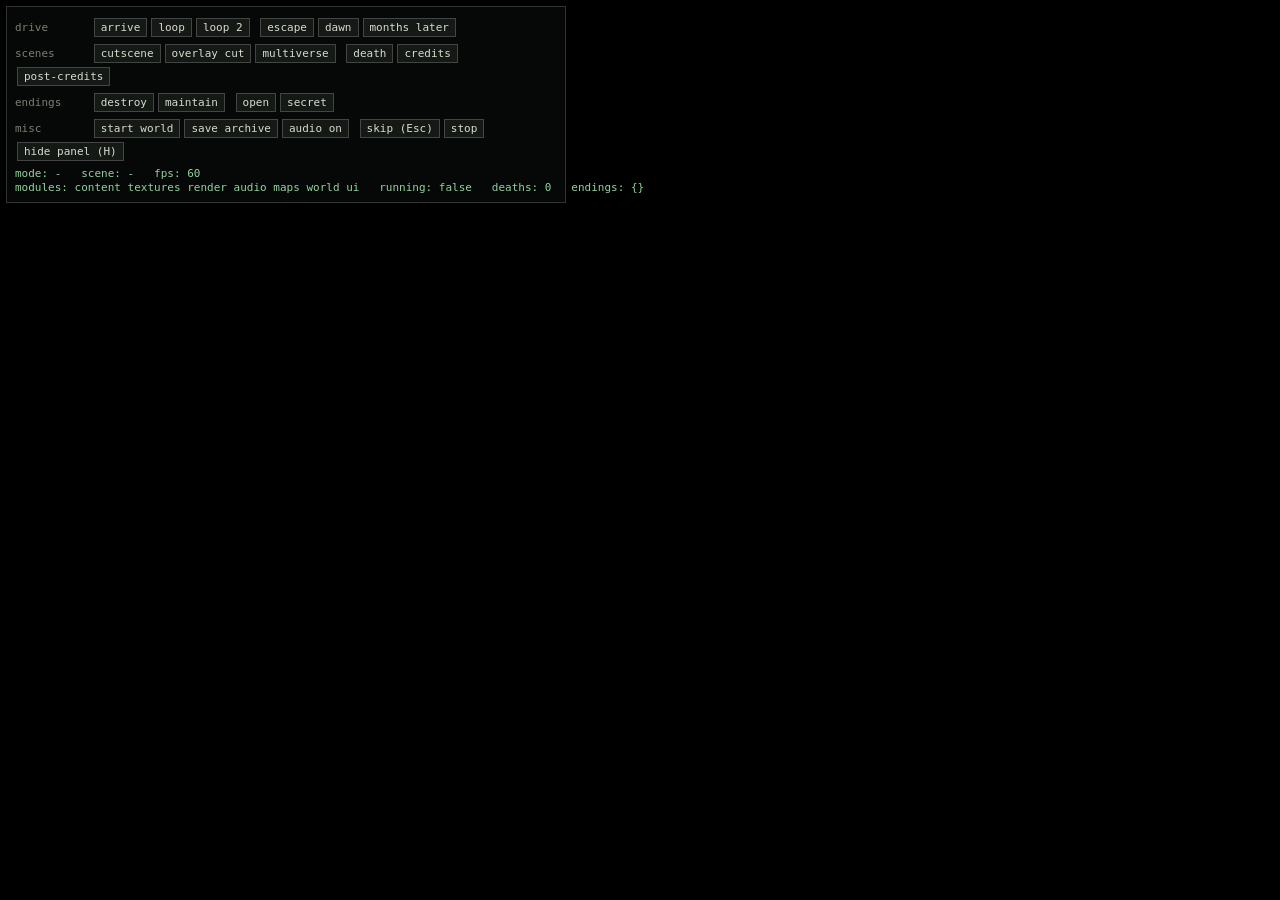
<file: dev/scenes.html>
<!doctype html>
<html lang="en">
<head>
  <meta charset="utf-8">
  <meta name="viewport" content="width=device-width, initial-scale=1">
  <title>DEAD AIR — scenes harness</title>
  <link rel="stylesheet" href="../css/base.css">
  <link rel="stylesheet" href="../css/ui.css">
  <link rel="stylesheet" href="../css/scenes.css">
  <style>
    /* harness chrome only (prefixed scdev-) */
    #scdev-panel {
      position: fixed; left: 6px; top: 6px; z-index: 1000; max-width: 560px;
      font: 11px/1.3 monospace; color: #cfd3c6; background: rgba(8, 10, 9, 0.86);
      border: 1px solid #333; padding: 6px 8px; user-select: none;
    }
    #scdev-panel button { font: 11px monospace; margin: 2px 2px; padding: 2px 6px; background: #151916; color: #d8dccf; border: 1px solid #444; cursor: pointer; }
    #scdev-panel button:hover { border-color: #ffb347; color: #ffb347; }
    #scdev-panel .row { margin: 3px 0; }
    #scdev-panel .lbl { color: #7a8074; display: inline-block; width: 70px; }
    #scdev-status { color: #8fd49f; margin-top: 4px; white-space: pre; }
    body.scdev-clean #scdev-panel { display: none; }
    .scdev-title { position: absolute; inset: 0; display: flex; align-items: center; justify-content: center;
      background: #050605; color: #6b7066; font: calc(var(--u) * 3) monospace; letter-spacing: 0.3em; }
    .scdev-sub { position: absolute; left: 10%; right: 10%; bottom: 7%; text-align: center; color: #e8e9d8;
      font: calc(var(--u) * 2.4) 'IBM Plex Mono', monospace; text-shadow: 0 0 4px #000, 0 0 8px #000; }
    .scdev-sub .spk { color: #9fb89a; }
  </style>
</head>
<body>
  <div id="game">
    <div id="stage">
      <canvas id="view" width="480" height="270"></canvas>
      <div id="hud"></div>
      <div id="screens"></div>
    </div>
  </div>

  <div id="scdev-panel">
    <div class="row"><span class="lbl">drive</span>
      <button data-run="drive:arrive">arrive</button><button data-run="drive:loop">loop</button><button data-run="drive:loop2">loop 2</button>
      <button data-run="drive:escape">escape</button><button data-run="drive:dawn">dawn</button><button data-run="drive:months_later">months later</button></div>
    <div class="row"><span class="lbl">scenes</span>
      <button data-run="cutscene">cutscene</button><button data-run="transparent">overlay cut</button><button data-run="multiverse">multiverse</button>
      <button data-run="death">death</button><button data-run="credits">credits</button><button data-run="post">post-credits</button></div>
    <div class="row"><span class="lbl">endings</span>
      <button data-run="ending:destroy">destroy</button><button data-run="ending:maintain">maintain</button>
      <button data-run="ending:open">open</button><button data-run="ending:secret">secret</button></div>
    <div class="row"><span class="lbl">misc</span>
      <button data-run="world">start world</button><button data-run="save">save archive</button><button data-run="audio">audio on</button>
      <button data-run="skip">skip (Esc)</button><button data-run="stop">stop</button><button data-run="hide">hide panel (H)</button></div>
    <div id="scdev-status">booting…</div>
  </div>

  <script>
    // Module set: ?solo → core + scenes only (every other module stubbed); default → every real
    // module that PLAN lists and exists in js/ at the time of writing (missing ones are stubbed).
    (function () {
      const solo = /[?&]solo\b/.test(location.search);
      const mods = solo ? ['core', 'scenes'] : ['core', 'content', 'textures', 'raycaster', 'audio', 'maps', 'world', 'ui', 'scenes'];
      for (const m of mods) document.write('<script src="../js/' + m + '.js"><\/script>');
    })();
  </script>
  <script>
  (function () {
    'use strict';
    const DA = window.DA;

    /* ---- stubs for modules that are absent (null-guards are tested in ?solo) ---- */
    DA.bus.on('boot', () => {
      if (!DA.modes.defs.title) {
        let el = null;
        DA.modes.register('title', {
          opaque: true,
          enter() { el = DA.util.el('div', { class: 'scdev-title', text: 'TITLE (harness stub)' }); document.getElementById('screens').appendChild(el); },
          exit() { if (el) el.remove(); el = null; },
        });
      }
      if (!DA.modes.defs.pause) {
        DA.modes.register('pause', {
          opaque: false, blocksWorld: true,
          enter() { DA.setPaused(true); }, exit() { DA.setPaused(false); },
          onKey(e, down) { if (down && e.code === 'Escape') { DA.modes.pop('pause'); return true; } return true; },
        });
      }
    });
    if (!DA.ui) {
      // minimal subtitle strip in #hud, like ui.js would draw
      let box = null, timer = null;
      DA.ui = {
        subtitle(text, o) {
          o = o || {};
          if (!box) { box = DA.util.el('div', { class: 'scdev-sub' }); document.getElementById('hud').appendChild(box); }
          const sp = DA.content && DA.content.speakers && DA.content.speakers[o.speaker];
          const name = sp ? sp.name : o.speaker ? String(o.speaker).toUpperCase() : '';
          const t = o.clarity != null && o.clarity < 0.97 ? DA.util.garble(text, o.clarity, 1) : text;
          box.innerHTML = (name ? '<span class="spk">' + DA.util.esc(name) + ':</span> ' : '') + DA.util.esc(t);
          clearTimeout(timer);
          timer = setTimeout(() => { box.textContent = ''; }, ((o.dur || DA.util.lineDur(text)) + 0.3) * 1000);
          window.__subs = (window.__subs || []).concat([{ text, o }]);
          return 1;
        },
        clearSubtitles() { if (box) box.textContent = ''; },
        history() { return []; },
      };
    }

    /* ---- stage sizing (same as main.js) ---- */
    function fitStage() {
      const w = window.innerWidth, h = window.innerHeight;
      let sw = w, sh = (w * 9) / 16;
      if (sh > h) { sh = h; sw = (h * 16) / 9; }
      document.documentElement.style.setProperty('--stage-w', Math.floor(sw) + 'px');
      document.documentElement.style.setProperty('--stage-h', Math.floor(sh) + 'px');
      DA.bus.emit('resize', { w: Math.floor(sw), h: Math.floor(sh) });
    }
    window.addEventListener('resize', fitStage);

    /* ---- actions ---- */
    const S = () => DA.scenes;
    const results = (window.__results = []);
    const track = (name, p) => { const rec = { name, result: null, t0: performance.now() }; results.push(rec); p.then((r) => { rec.result = r; rec.ms = performance.now() - rec.t0; }); return p; };
    const clear = () => { DA.modes.clear(); };
    const ACTIONS = {
      'drive:arrive': () => S().drive({ kind: 'arrive', skippable: true }),
      'drive:loop': () => S().drive({ kind: 'loop', loop: 1, skippable: true }),
      'drive:loop2': () => S().drive({ kind: 'loop', loop: 2, skippable: true }),
      'drive:escape': () => S().drive({ kind: 'escape', skippable: true }),
      'drive:dawn': () => S().drive({ kind: 'dawn', skippable: true, captions: [{ at: 2.5, text: '27 OCT 1999 — 06:58' }] }),
      'drive:months_later': () => S().drive({ kind: 'months_later', skippable: true, radioLine: 'You only destroyed yours.' }),
      cutscene: () => S().play([
        { image: 'static', static: 0.2 },
        { text: 'THE LONG NIGHT', style: 'card', dur: 4 },
        { image: 'black', static: 0 },
        { text: '27 OCT 1999 — 02:31', style: 'caption', dur: 3.5 },
        { image: 'newspaper' },
        { text: 'The date is 27 October 2049.', style: 'center', dur: 4 },
        { image: 'abandoned' },
        { voice: { speaker: 'you', text: 'Station Fourteen, radio check.', radio: true } },
        { text: 'RECORDING — 1961', style: 'small', dur: 3 },
        { image: 'tape' },
        { voice: { speaker: 'researcher_a', text: 'Subject demonstrated zero interaction.', style: 'type', keep: true } },
        { voice: { speaker: 'researcher_b', text: "So that's it?", style: 'type', keep: true } },
        { wait: 1 },
        { clear: true },
        { image: 'multiverse', wait: 3 },
        { fade: { to: 1, secs: 1.5 } },
      ], { skippable: true, fadeIn: 1 }),
      transparent: () => S().play([
        { text: 'THE LONG NIGHT', style: 'card', dur: 3.5 },
        { text: 'Autosaved.', style: 'small', dur: 2 },
      ], { transparent: true }),
      multiverse: () => S().multiverse(14),
      death: () => S().death({ room: 'radio', map: 'station', lines: ['Don\'t turn around.'] }),
      credits: () => S().credits({ ending: 'destroy' }),
      post: () => S().postCredits(),
      'ending:destroy': () => S().ending('destroy'),
      'ending:maintain': () => S().ending('maintain'),
      'ending:open': () => S().ending('open'),
      'ending:secret': () => S().ending('secret'),
      world: () => { DA.newGame('TESTER'); return Promise.resolve('world'); },
      save: () => Promise.resolve(DA.archive.save(1, 'HARNESS')),
      audio: () => Promise.resolve(DA.audio && DA.audio.init && DA.audio.init()),
      skip: () => Promise.resolve(S().skip()),
      stop: () => Promise.resolve(clear()),
      hide: () => Promise.resolve(document.body.classList.toggle('scdev-clean')),
    };
    window.H = {
      run(name) { const f = ACTIONS[name]; if (!f) throw new Error('no action ' + name); return track(name, f()); },
      /**
       * Fast-forward the simulation deterministically. Async: microtasks are flushed after every
       * step (as between real animation frames) so scene scripts' awaits progress in step.
       */
      async ff(secs, dt) {
        dt = dt || 1 / 30;
        for (let t = 0; t < secs - 1e-9; t += dt) {
          DA.step(dt);
          DA.input.endFrame();
          for (let k = 0; k < 8; k++) await Promise.resolve();
        }
      },
      results,
      clean(on) { document.body.classList.toggle('scdev-clean', on !== false); },
    };
    document.getElementById('scdev-panel').addEventListener('click', (e) => {
      const b = e.target.closest('button[data-run]');
      if (b) H.run(b.dataset.run);
    });
    window.addEventListener('keydown', (e) => { if (e.code === 'KeyH' && !DA.scenes.current()) document.body.classList.toggle('scdev-clean'); });

    window.addEventListener('load', () => {
      fitStage();
      DA.boot();
      const st = document.getElementById('scdev-status');
      setInterval(() => {
        const sc = DA.scenes.current();
        const mods = ['content', 'textures', 'render', 'audio', 'maps', 'world', 'ui'].filter((m) => DA[m]).join(' ');
        st.textContent = 'mode: ' + (DA.modes.top() ? DA.modes.stack.map((e) => e.name).join(' > ') : '-') + '   scene: ' + (sc || '-') +
          '   fps: ' + DA.fps + '\nmodules: ' + mods + '   running: ' + DA.running + '   deaths: ' + DA.meta.deaths.length +
          '   endings: ' + JSON.stringify(DA.meta.endings);
      }, 250);
    });
  })();
  </script>
</body>
</html>
</file>
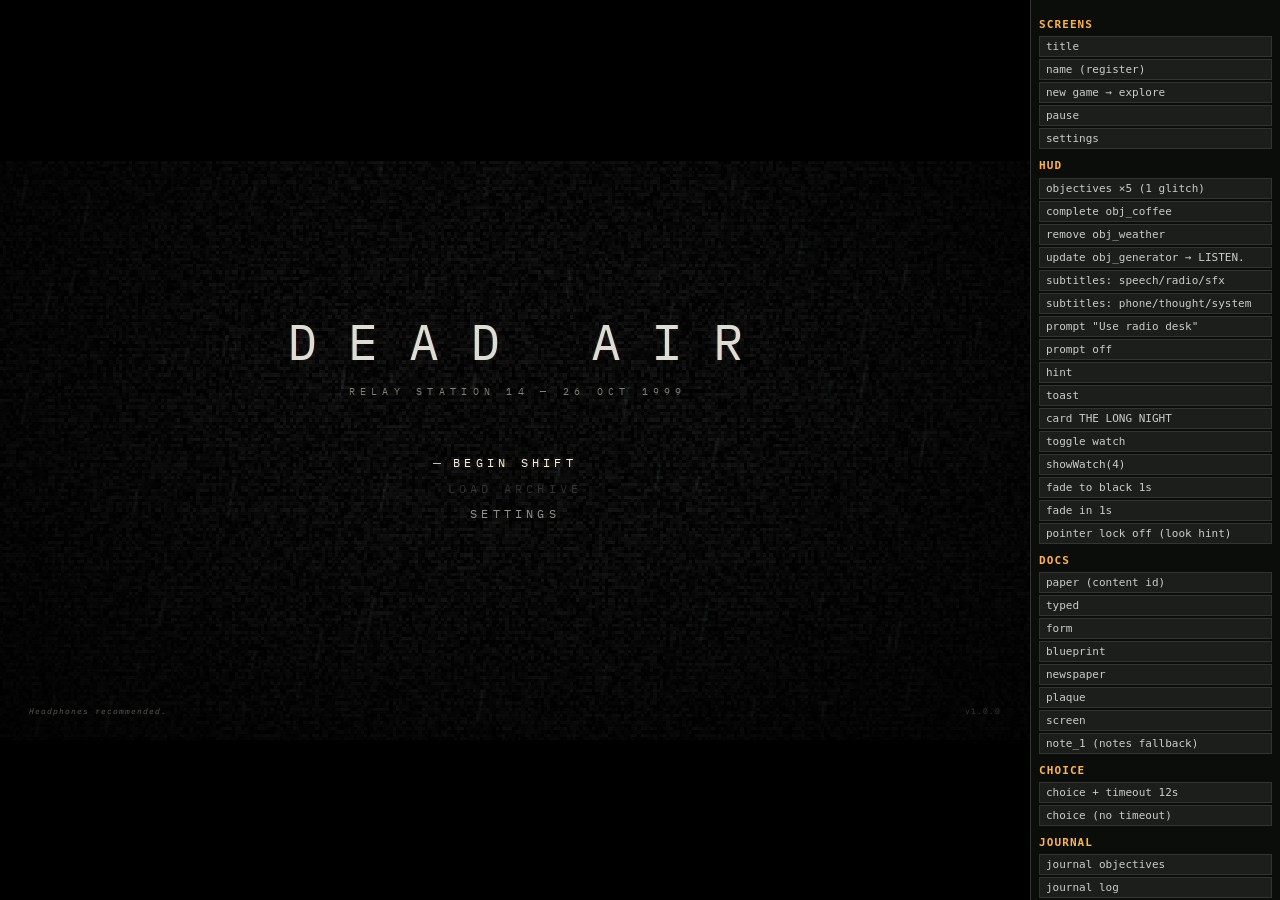
<file: dev/ui.html>
<!doctype html>
<html lang="en">
<head>
  <meta charset="utf-8">
  <meta name="viewport" content="width=device-width, initial-scale=1">
  <title>DEAD AIR — ui harness</title>
  <link href="https://fonts.googleapis.com/css2?family=IBM+Plex+Mono:wght@400;600&family=Special+Elite&family=VT323&display=swap" rel="stylesheet">
  <link rel="stylesheet" href="../css/base.css">
  <link rel="stylesheet" href="../css/ui.css">
  <style>
    /* harness chrome — not part of the game */
    #dev-panel {
      position: fixed; right: 0; top: 0; bottom: 0; width: 250px; z-index: 1000; overflow-y: auto;
      background: rgba(12, 14, 12, 0.94); border-left: 1px solid #333; padding: 8px; font: 11px/1.3 monospace;
    }
    #dev-panel h4 { margin: 10px 0 4px; color: #ffb347; font-size: 11px; letter-spacing: 0.1em; }
    #dev-panel button { display: block; width: 100%; margin: 2px 0; text-align: left; font: 11px monospace; background: #1b1e1b; color: #ccc; border: 1px solid #333; cursor: pointer; padding: 3px 6px; }
    #dev-panel button:hover { border-color: #ffb347; }
    body.nopanel #dev-panel { display: none; }
    body:not(.nopanel) #game { right: 250px; }
  </style>
</head>
<body>
  <div id="game">
    <div id="stage">
      <canvas id="view" width="480" height="270"></canvas>
      <div id="hud"></div>
      <div id="screens"></div>
    </div>
  </div>
  <div id="dev-panel"></div>

  <script src="../js/core.js"></script>
  <script>
  /* ---------------------------------------------------------------- stubs */
  (function () {
    'use strict';
    const DA = window.DA;
    const svgPlan = '<svg viewBox="0 0 560 300" xmlns="http://www.w3.org/2000/svg" fill="none" stroke="currentColor" stroke-width="1.5">' +
      '<rect x="20" y="20" width="520" height="250"/>' +
      '<path d="M20 130 H540 M20 160 H540 M140 20 V130 M250 20 V130 M360 20 V130 M110 160 V270 M200 160 V270 M290 160 V270 M380 160 V270 M460 160 V270"/>' +
      '<path d="M300 130 v-10 M320 130 v-10" stroke-dasharray="3 3"/>' +
      '<rect x="440" y="30" width="90" height="90" stroke-dasharray="6 5" opacity=".55"/>' +
      '<g font-size="11" letter-spacing="1" fill="currentColor" stroke="none">' +
      '<text x="45" y="80">RADIO</text><text x="165" y="80">OFFICE</text><text x="275" y="80">KITCHEN</text><text x="375" y="80">EQUIPMENT</text>' +
      '<text x="45" y="220">LOBBY</text><text x="130" y="220">STORAGE</text><text x="220" y="220">BATH</text><text x="305" y="220">WORKSHOP</text><text x="395" y="220">RECORDS</text><text x="475" y="220">STAIRS</text>' +
      '<text x="230" y="150">HALL</text><text x="452" y="78" opacity=".6">(SOLID)</text></g>' +
      '<path d="M30 290 h100 M30 285 v10 M80 287 v6 M130 285 v10"/><text x="140" y="294" font-size="10">5 M</text></svg>';
    DA.content = {
      speakers: {
        woman: { name: 'UNKNOWN WOMAN', color: '#e8b9a0' },
        dispatch: { name: 'COUNTY DISPATCH', color: '#9fc3e6' },
        hollis: { name: 'HOLLIS', color: '#c9c09a' },
        you: { name: 'YOU', color: '#d9dccf' },
        you_calm: { name: 'STATION 14 (?)', color: '#a7d7c5' },
        girl: { name: 'GIRL', color: '#e7c7e0' },
        trucker: { name: 'TRUCKER', color: '#d8b27a' },
        unknown: { name: '—', color: '#8a8f84' },
      },
      objectives: { obj_coffee: 'Make coffee', obj_radio_check: 'Perform a radio check', obj_weather: 'Check the weather instruments' },
      items: {
        mug: { name: 'Mug of coffee', desc: 'Station-issue, chipped at the rim. Still warm.' },
        flashlight: { name: 'Flashlight', desc: 'Heavy aluminium, four D cells. The beam yellows when it gets tired.' },
        key_records: { name: 'Records room key', desc: 'Brass. Paper tag in faded pencil: RECORDS — DO NOT REMOVE.' },
        tape_1954: { name: 'Cassette — 1954', desc: 'A reel transfer onto cassette. Someone wrote the year twice.' },
      },
      notes: {
        note_1: { title: 'Note behind the kitchen vent', where: 'Kitchen vent', text: "They told me the night is eleven hours long.\nI have counted fourteen.\n\nDON'T TRUST THE VERSION OF YOU WHO KNOWS TOO MUCH.\n\nThe coffee machine is fine. The coffee machine is **always** fine." },
        note_2: { title: 'Scrap in the bathroom duct', where: 'Bathroom vent', text: 'If the mirror is late, you are early.' },
        note_3: { title: 'Index card, typed', where: 'Workshop vent', text: '> 04:47 — antenna three\n\nNot yet.' },
      },
      tapes: {
        tape_1954: { label: 'LONGWAVE 7', year: 1954, desc: 'Reel transfer. Two men counting in unison, then only one.' },
        tape_1887: { label: '???', year: 1887, desc: 'The label is older than the cassette.' },
        tape_name: { label: '{NAME_UP}', year: 1961, desc: 'Your name, in a hand you almost recognise.' },
        tape_op_loop: { label: 'FOR THE NEXT ONE', year: 1994, desc: "An operator's voice, tired, close to the microphone." },
      },
      endings: { destroy: { title: 'Destroy the antenna' }, maintain: { title: 'Maintain the loop' }, open: { title: 'Open the channel' }, secret: { title: 'Without observation' } },
      docs: {
        doc_hollis_note: { title: "Hollis's note", style: 'paper', body: "Coffee filters are in the cupboard above the sink, not the drawer.\n\nBreaker C trips if you look at it wrong. Workshop, grey panel.\n\nLog **everything** on 148.32. Don't answer it.\n\n— H.\n\nP.S. If the phone rings, let it ring." },
        doc_procedures: { title: 'Operating procedures — night shift', style: 'typed', body: "# NIGHT SHIFT OPERATING PROCEDURES\n\n**1. Radio checks.** Perform a radio check with County Dispatch (155.34 MHz) at the start of every shift. Record the reply in the traffic log.\n\n**2. Reserved frequencies.** 148.32 MHz is reserved. Traffic received on a reserved frequency is to be logged and not answered.\n\n> Operators will not transmit on, or in reply to, a reserved frequency under any circumstances.\n\n**3. Weather.** Read the mast instruments hourly between 0300 and 0600.\n\n---\n\n**4. Relief.** A relief operator must sign the shift register on arrival. The outgoing operator will brief the relief on: the generator, the equipment rack, the breaker panel, the emergency transmitter and the backup antenna.\n\n**5. The steel door** behind rack row C is ||not part of this facility|| and is not to be opened.\n\n**6. Records.** The records room is closed to shift personnel. Requests for archived material are made in writing to the District Office.\n\nFailure to observe these procedures is grounds for immediate dismissal.\n\nD.O. 14/78 — rev. 1996" },
        doc_shift_form: { title: 'Shift report', style: 'form', formNo: 'FORM RS-14/7', body: "OPERATOR: {NAME_UP}\nDATE: 26/27 OCT 1999\nSHIFT: 2300–0700\nRELIEVED: D. HOLLIS\n\n# DUTIES COMPLETED\n[x] Radio check with County Dispatch\n[x] Weather instruments read (mast)\n[ ] Breaker panel inspected\n[x] Traffic log up to date\n\n# REMARKS\nTRAFFIC: CB 19 trucker, flat tyre, Rt 9 mile 22. Relayed to County.\nUNUSUAL: None.\n\nSIGNATURE: {NAME}" },
        doc_blueprint: { title: 'Ground floor plan', style: 'blueprint', formNo: 'RS14-A-02', body: '# RELAY STATION 14 — GROUND FLOOR\n\n' + svgPlan + '\n\nALL WALLS 200 MM CMU UNLESS NOTED. EQUIPMENT ROOM: SOLID FILL BEHIND RACK ROW C.' },
        doc_newspaper_2049: { title: 'Station stands empty fifty years on', style: 'newspaper', masthead: 'The County Record', date: 'WEDNESDAY, 27 OCTOBER 2049', body: "## Fifty years after the night the relay went quiet, nobody can say who turned it off\n\nThe relay station on County Route 9 has not transmitted in half a century. The road that led to it was never repaved; the forest has taken the parking lot and most of the fence.\n\nLocal residents still describe the night of 27 October 1999 as the night of the long dark. Several of them recall that the sun did not come up until well after nine.\n\n\"My father worked the county desk,\" said one woman, who asked not to be named. \"He said the station called in all night. He said it called in after it was empty.\"\n\nThe state has no record of the facility's closure. A spokesman for the District Office said the building \"was never, to our knowledge, in service.\"\n\nThe night operator on duty that October was never located. His car is still in the lot." },
        doc_plaque: { title: 'Lobby plaque', style: 'plaque', body: '# RELAY STATION 14\n\nEMERGENCY COMMUNICATIONS RELAY\n\n---\n\nCOMMISSIONED 1978\n\nIN THE SERVICE OF THOSE WHO CALL IN THE DARK' },
        doc_report: { title: 'LONGWAVE — final report', style: 'screen', body: "# PROJECT LONGWAVE — FINAL REPORT\n\nFILE 14/59/C  ·  CLASSIFICATION: NONE ASSIGNED\n\nSignals propagated through the formation were received **before** they were sent. Initial offsets: 0.3 ms. After construction of the array: seconds, then minutes.\n\n> KEEP THE CHANNEL OPEN.\n\nThe antenna does not generate the effect. It amplifies something already present beneath the site, broadcasting long before any of us.\n\n---\n\nRecommendation: do not switch it off." },
      },
    };
    DA.audio = {
      calls: [],
      init() { this.calls.push(['init']); },
      ambience(p) { this.calls.push(['ambience', p]); },
      play(n, o) { this.calls.push(['play', n, o]); return { stop() {} }; },
      voice(t, s, o) { this.calls.push(['voice', t, s, o]); return { dur: DA.util.lineDur(t), stop() {} }; },
    };
    DA.radio = { insertTape(id) { DA.audio.calls.push(['insertTape', id]); } };
  })();
  </script>
  <script>
    // ?real → replace the stub content with the game's real js/content.js (data only)
    if (/[?&]real\b/.test(location.search)) { window.__stubContent = window.DA.content; delete window.DA.content; document.write('<script src="../js/content.js"><\/script>'); }
  </script>
  <script src="../js/ui.js"></script>
  <script>
  /* --------------------------------------------------------- harness boot */
  (function () {
    'use strict';
    const DA = window.DA;
    const q = new URLSearchParams(location.search);
    if (q.has('nopanel')) document.body.classList.add('nopanel');

    function fitStage() {
      const panel = document.body.classList.contains('nopanel') ? 0 : 250;
      const w = window.innerWidth - panel, h = window.innerHeight;
      let sw = w, sh = (w * 9) / 16;
      if (sh > h) { sh = h; sw = (h * 16) / 9; }
      document.documentElement.style.setProperty('--stage-w', Math.floor(sw) + 'px');
      document.documentElement.style.setProperty('--stage-h', Math.floor(sh) + 'px');
    }
    window.addEventListener('resize', fitStage);

    /** A static stand-in for the raycaster: a dim corridor under fluorescent light. */
    function paintWorld() {
      const c = document.getElementById('view'), g = c.getContext('2d');
      const W = 480, H = 270;
      g.fillStyle = '#0b0d0b'; g.fillRect(0, 0, W, H);
      const ceil = g.createLinearGradient(0, 0, 0, H / 2); ceil.addColorStop(0, '#171a17'); ceil.addColorStop(1, '#0a0b0a');
      g.fillStyle = ceil; g.fillRect(0, 0, W, H / 2);
      const floor = g.createLinearGradient(0, H / 2, 0, H); floor.addColorStop(0, '#0d0f0d'); floor.addColorStop(1, '#23251f');
      g.fillStyle = floor; g.fillRect(0, H / 2, W, H / 2);
      // corridor walls in perspective
      g.fillStyle = '#2a2f28';
      g.beginPath(); g.moveTo(0, 0); g.lineTo(190, 95); g.lineTo(190, 170); g.lineTo(0, H); g.fill();
      g.fillStyle = '#262b24';
      g.beginPath(); g.moveTo(W, 0); g.lineTo(290, 95); g.lineTo(290, 170); g.lineTo(W, H); g.fill();
      g.fillStyle = '#121411'; g.fillRect(190, 95, 100, 75);
      // door on the left wall
      g.fillStyle = '#3a3226'; g.beginPath(); g.moveTo(70, 70); g.lineTo(120, 88); g.lineTo(120, 182); g.lineTo(70, 206); g.fill();
      // fluorescent strips
      g.fillStyle = 'rgba(220,235,215,0.9)'; g.fillRect(225, 60, 30, 4); g.fillRect(232, 84, 16, 2);
      const glow = g.createRadialGradient(240, 62, 2, 240, 62, 120); glow.addColorStop(0, 'rgba(190,215,190,0.25)'); glow.addColorStop(1, 'rgba(0,0,0,0)');
      g.fillStyle = glow; g.fillRect(0, 0, W, H);
      // grain
      const img = g.getImageData(0, 0, W, H), d = img.data;
      for (let i = 0; i < d.length; i += 4) { const n = (Math.random() - 0.5) * 14; d[i] += n; d[i + 1] += n; d[i + 2] += n; }
      g.putImageData(img, 0, 0);
    }

    /** Minimal explore mode so body[data-mode=explore] and its keys work. */
    DA.bus.on('boot', () => {
      DA.modes.register('explore', {
        lock: true,
        onKey(e, down) {
          if (!down) return false;
          if (e.code === 'KeyT') { DA.ui.toggleWatch(); return true; }
          if (e.code === 'Tab') { DA.ui.journal(); return true; }
          if (e.code === 'Escape') { DA.modes.push('pause'); return true; }
          return false;
        },
      });
    });

    /* ------------------------------------------------ fixtures & scenarios */
    const H = (window.H = {});
    H.fakeLog = () => {
      DA.state.radio = DA.state.radio || {};
      DA.state.radio.offsetUnit = true;
      DA.state.radio.log = [
        { num: 1, txId: 'tx_radio_check_reply', freq: 155.34, sender: 'COUNTY DISPATCH', summary: 'Radio check — loud and clear', stamp: '26 OCT 1999 – 23:58', received: '26 OCT 1999 – 23:58', offset: 0, status: 'LOGGED', logged: true },
        { num: 2, txId: 'tx_trucker_flat', freq: 27.18, sender: 'CB 19 — TRUCKER', summary: 'Flat tyre, Rt 9 mile 22, needs a tow', stamp: '27 OCT 1999 – 00:31', received: '27 OCT 1999 – 00:31', offset: 0, status: 'LOGGED', logged: true },
        { num: 3, txId: 'tx_police_chatter', freq: 155.47, sender: 'SHERIFF — UNIT 4', summary: 'Routine traffic stop, Harlan Rd', stamp: '27 OCT 1999 – 01:12', received: '27 OCT 1999 – 01:12', offset: 0, status: 'UNLOGGED', logged: false },
        { num: 4, txId: 'tx_woman', freq: 148.32, sender: 'UNIDENTIFIED — FEMALE', summary: 'NO TRANSMISSION', stamp: '28 OCT 1999 – 02:13', received: '27 OCT 1999 – 02:13', offset: 86400, status: 'LOGGED', logged: true, glitch: true },
        { num: 5, txId: 'tx_bridge', freq: 27.18, sender: 'CB 19 — UNKNOWN', summary: 'Jackknifed truck into minivan, Harlan Creek bridge', stamp: '27 OCT 1999 – 03:40', received: '27 OCT 1999 – 03:20', offset: 1200, status: 'RESOLVED', logged: true },
        { num: 6, txId: 'tx_three_years', freq: 121.5, sender: 'AVIATION — N4471Q', summary: 'Mayday, icing, descending through 6000', stamp: '19 OCT 2002 – 17:05', received: '27 OCT 1999 – 03:51', offset: 3 * 365 * 86400 - 8 * 86400 + 13 * 3600, status: 'UNLOGGED', logged: false },
      ];
      DA.state.radio.nextNum = 7;
    };
    H.inject41 = () => {
      DA.state.radio.log.push({ num: 41, txId: 'tx_41', freq: '---.--', sender: 'STATION 14', summary: 'I CAN HEAR YOU READING THIS.', stamp: 'NULL', received: 'NULL', offset: 'NULL', status: '', glitch: true });
      DA.bus.emit('radio:log-changed', { num: 41 });
    };
    H.newGame = () => {
      DA.newGame('Adam Kerr');
      DA.modes.push('explore');
      DA.input.locked = true;
      H.fakeLog();
      DA.state.notes = ['note_1', 'note_2', 'note_3'];
      DA.state.tapes = ['tape_1954', 'tape_1887', 'tape_name', 'tape_op_loop'];
      DA.state.inventory = ['mug', 'flashlight', 'key_records', 'tape_1954'];
      DA.clock.min = DA.clock.toMin(27, 2, 13);
    };
    H.objectives = () => {
      DA.ui.objective('obj_coffee');
      DA.ui.objective('obj_radio_check');
      DA.ui.objective('obj_weather');
      DA.ui.objective('obj_trucker', 'Answer the trucker on CB 19');
      DA.ui.objective('obj_generator', 'DO NOT INVESTIGATE BACKUP GENERATOR.', { glitch: true });
    };
    H.subsAll = () => {
      DA.ui.say('hollis', 'Frequency 148.32 is reserved. If you hear anything on it, just log it.');
      DA.ui.subtitle('Hello? Is anybody there? I think I hit a deer.', { speaker: 'woman', kind: 'radio', clarity: 0.62 });
      DA.ui.subtitle('chair scraping', { kind: 'sfx' });
    };
    H.subsAll2 = () => {
      DA.ui.subtitle("Don't turn around.", { speaker: 'unknown', kind: 'phone' });
      DA.ui.think('That was the same voice. That was mine.');
      DA.ui.subtitle('TRANSMISSION 19 LOGGED', { kind: 'system' });
    };

    const panel = document.getElementById('dev-panel');
    const B = (group, label, fn) => {
      if (group) panel.appendChild(Object.assign(document.createElement('h4'), { textContent: group }));
      const b = document.createElement('button');
      b.textContent = label;
      b.onclick = () => { try { fn(); } catch (e) { console.error(e); } };
      panel.appendChild(b);
    };
    B('SCREENS', 'title', () => { DA.modes.clear(); DA.running = false; DA.modes.push('title'); });
    B(null, 'name (register)', () => DA.modes.push('name'));
    B(null, 'new game → explore', H.newGame);
    B(null, 'pause', () => DA.ui.pause());
    B(null, 'settings', () => DA.ui.settings());
    B('HUD', 'objectives ×5 (1 glitch)', H.objectives);
    B(null, 'complete obj_coffee', () => DA.ui.objectiveDone('obj_coffee'));
    B(null, 'remove obj_weather', () => DA.ui.objectiveRemove('obj_weather'));
    B(null, 'update obj_generator → LISTEN.', () => DA.ui.objective('obj_generator', 'LISTEN.', { glitch: true }));
    B(null, 'subtitles: speech/radio/sfx', H.subsAll);
    B(null, 'subtitles: phone/thought/system', H.subsAll2);
    B(null, 'prompt "Use radio desk"', () => DA.ui.prompt('Use radio desk'));
    B(null, 'prompt off', () => DA.ui.prompt(null));
    B(null, 'hint', () => DA.ui.hint('Press T to check your watch.', 5));
    B(null, 'toast', () => DA.ui.toast('Archiving current state'));
    B(null, 'card THE LONG NIGHT', () => DA.ui.card('THE LONG NIGHT', '27 OCT 1999 — 02:31', 6));
    B(null, 'toggle watch', () => DA.ui.toggleWatch());
    B(null, 'showWatch(4)', () => DA.ui.showWatch(4));
    B(null, 'fade to black 1s', () => DA.ui.fade(1, 1));
    B(null, 'fade in 1s', () => DA.ui.fade(0, 1));
    B(null, 'pointer lock off (look hint)', () => { DA.input.locked = false; });
    B('DOCS', 'paper (content id)', () => DA.ui.doc('doc_hollis_note'));
    B(null, 'typed', () => DA.ui.doc('doc_procedures'));
    B(null, 'form', () => DA.ui.doc('doc_shift_form'));
    B(null, 'blueprint', () => DA.ui.doc('doc_blueprint'));
    B(null, 'newspaper', () => DA.ui.doc('doc_newspaper_2049'));
    B(null, 'plaque', () => DA.ui.doc('doc_plaque'));
    B(null, 'screen', () => DA.ui.doc('doc_report'));
    B(null, 'note_1 (notes fallback)', () => DA.ui.doc('note_1'));
    B('CHOICE', 'choice + timeout 12s', () => DA.ui.choice([
      { id: 'open', text: 'Open it.' }, { id: 'ignore', text: 'Ignore her.' }, { id: 'question', text: 'Who is your dad?' },
      { id: 'off', text: '[Turn off the receiver]' }, { id: 'respond', text: 'I hear you. Where are you?' },
    ], { speaker: 'girl', prompt: 'Transmission 19', timeout: 12, timeoutId: 'ignore' }).then((id) => console.log('choice →', id)));
    B(null, 'choice (no timeout)', () => DA.ui.choice([{ id: 'why', text: 'Why?' }, { id: 'ok', text: 'Okay.' }]).then((id) => console.log('choice →', id)));
    B('JOURNAL', 'journal objectives', () => DA.ui.journal('objectives'));
    B(null, 'journal log', () => DA.ui.journal('log'));
    B(null, 'inject #41', H.inject41);
    B(null, 'journal notes', () => DA.ui.journal('notes'));
    B(null, 'journal tapes', () => DA.ui.journal('tapes'));
    B(null, 'journal items', () => DA.ui.journal('items'));

    window.addEventListener('load', () => {
      fitStage();
      paintWorld();
      DA.boot();
      if (!q.has('noscreen')) DA.modes.push('title');
    });
  })();
  </script>
</body>
</html>
</file>
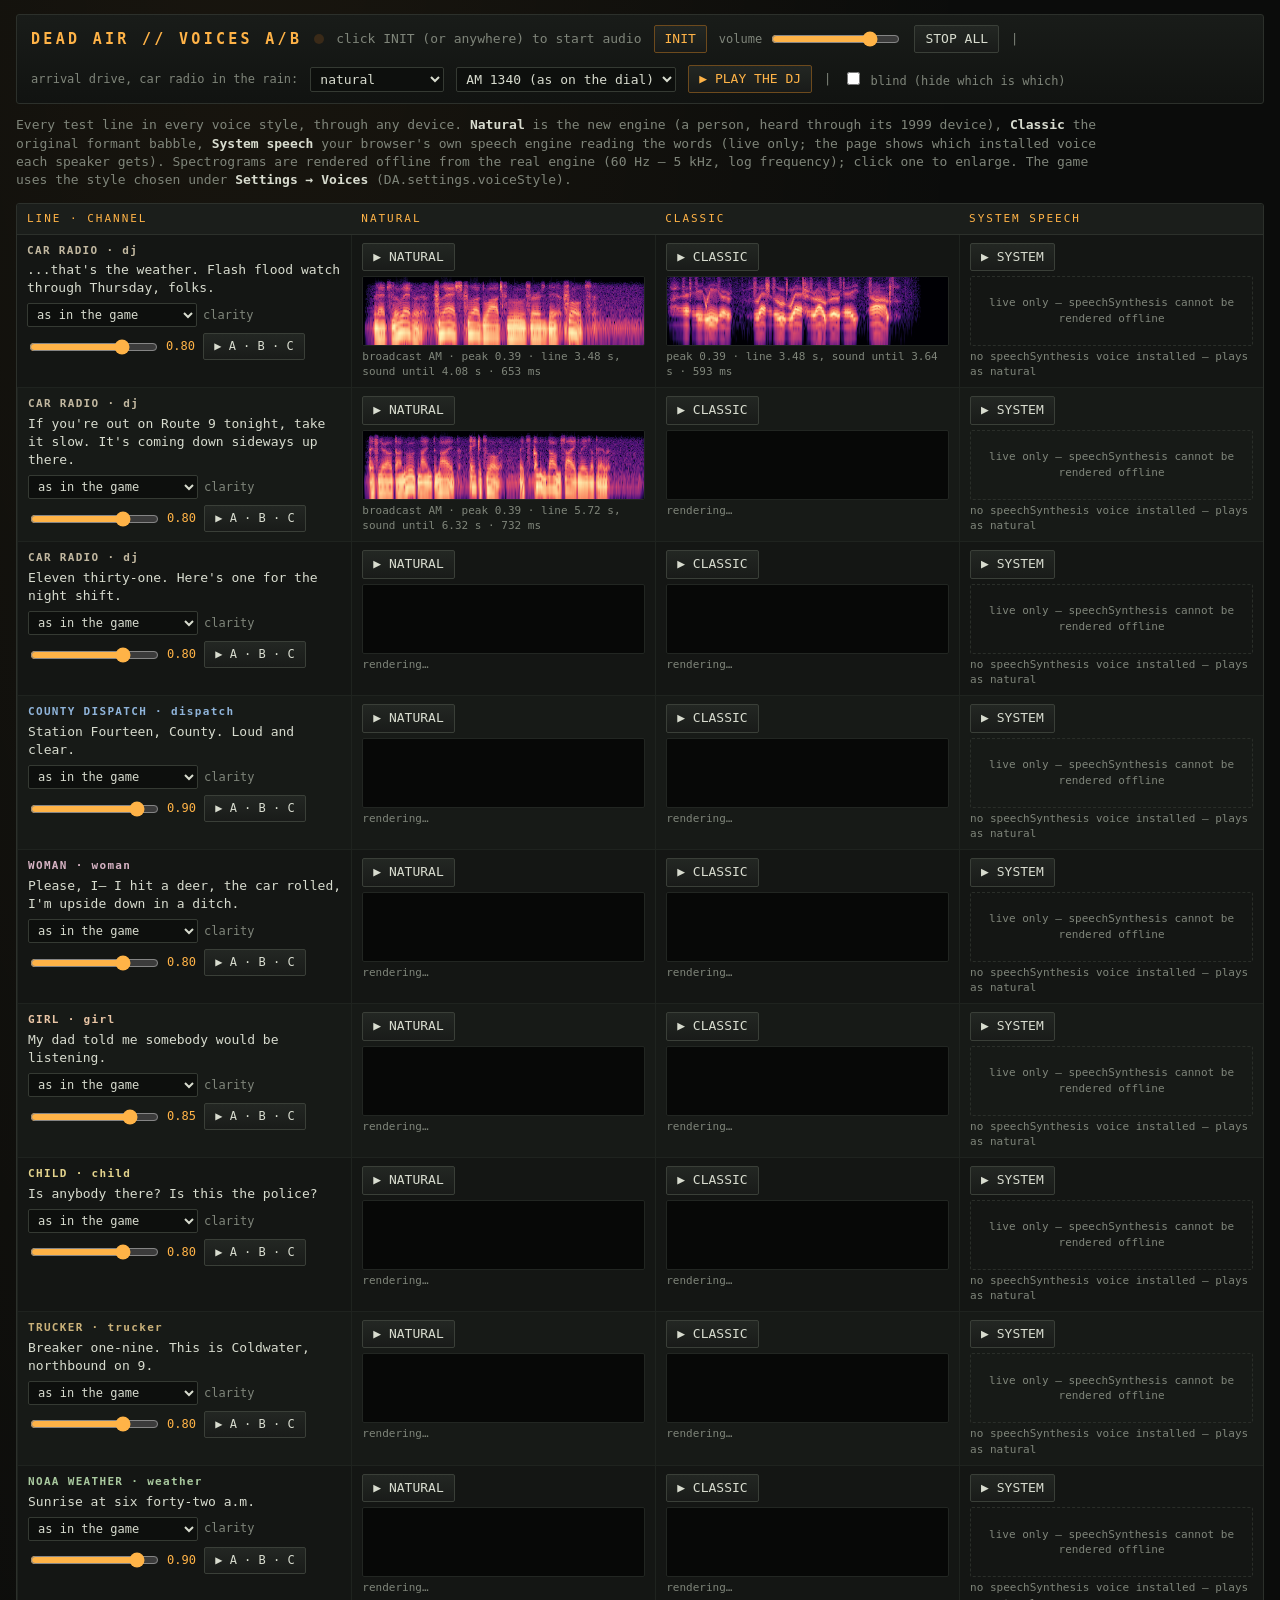
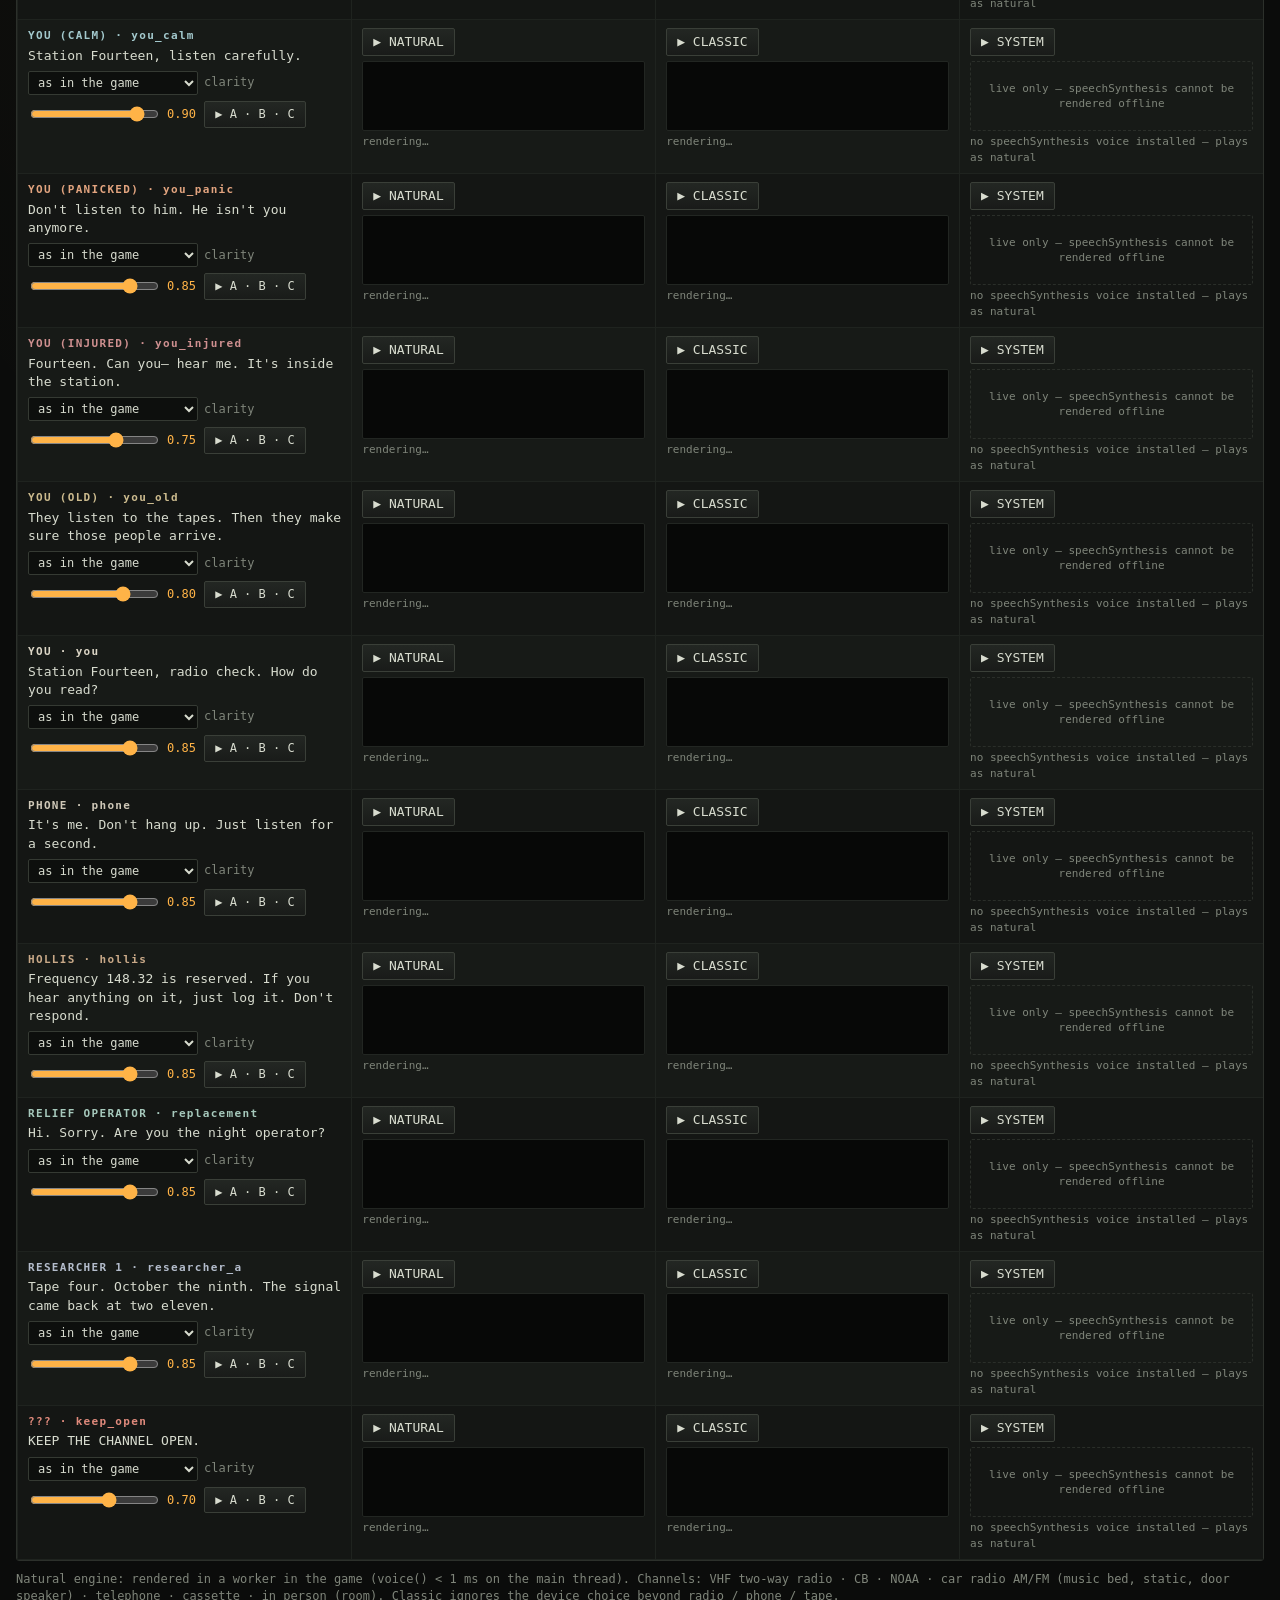
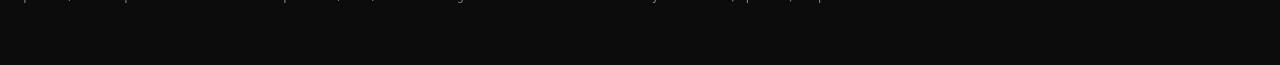
<file: dev/voices.html>
<!doctype html>
<html lang="en">
<head>
  <meta charset="utf-8">
  <meta name="viewport" content="width=device-width, initial-scale=1">
  <title>DEAD AIR — Voices A/B</title>
  <style>
    :root {
      --bg: #0b0c0b; --panel: #141614; --panel-hi: #1b1e1b; --edge: #2c302b; --ink: #d8dccf; --dim: #7f857a;
      --amber: #ffb347; --amber-dim: #6d4a1d; --green: #7dff9a; --red: #ff5a4a;
      --mono: 'IBM Plex Mono', 'DejaVu Sans Mono', 'Courier New', monospace;
    }
    * { box-sizing: border-box; }
    html, body { margin: 0; background: var(--bg); color: var(--ink); font: 13px/1.4 var(--mono); }
    body { padding: 14px 16px 60px; background: radial-gradient(ellipse at 20% -10%, rgba(255,179,71,0.06), transparent 50%), var(--bg); }
    h1 { font-size: 15px; letter-spacing: 0.22em; margin: 0; color: var(--amber); font-weight: 600; }
    .top { position: sticky; top: 0; z-index: 5; display: flex; align-items: center; gap: 12px; flex-wrap: wrap; padding: 10px 14px; margin-bottom: 12px;
      background: linear-gradient(#191c19, #111311); border: 1px solid var(--edge); border-radius: 3px; }
    .lamp { width: 10px; height: 10px; border-radius: 50%; background: #3a2a18; }
    .lamp.on { background: var(--green); box-shadow: 0 0 8px var(--green); }
    .status { color: var(--dim); min-width: 200px; }
    button, select, input { font: inherit; color: var(--ink); }
    .btn { background: linear-gradient(#232723, #191b19); border: 1px solid #3a3f38; padding: 4px 10px; cursor: pointer; border-radius: 2px; }
    .btn:hover { border-color: var(--amber); color: var(--amber); }
    .btn.primary { border-color: var(--amber-dim); color: var(--amber); }
    .btn.playing { border-color: var(--green); color: var(--green); }
    select { background: #0d0f0d; border: 1px solid #353a33; border-radius: 2px; padding: 3px 5px; }
    input[type=range] { accent-color: var(--amber); vertical-align: middle; }
    .hint { color: var(--dim); font-size: 12px; }
    .intro { max-width: 1100px; margin: 0 0 14px; color: var(--dim); }
    .intro b { color: var(--ink); font-weight: 600; }
    .grid { display: grid; grid-template-columns: minmax(260px, 1.1fr) repeat(3, minmax(220px, 1fr)); gap: 0; border: 1px solid var(--edge); border-radius: 3px; overflow: hidden; }
    .hdr { background: var(--panel-hi); padding: 7px 10px; color: var(--amber); letter-spacing: 0.18em; font-size: 11px; border-bottom: 1px solid var(--edge); }
    .cell { padding: 8px 10px; border-bottom: 1px solid #1f231f; background: var(--panel); min-width: 0; }
    .cell + .cell { border-left: 1px solid #1f231f; }
    .cell.row-alt { background: #171a17; }
    .spk { font-weight: 600; letter-spacing: 0.12em; font-size: 11px; }
    .txt { margin: 3px 0 6px; color: var(--ink); }
    .ctl { display: flex; gap: 6px; align-items: center; flex-wrap: wrap; font-size: 12px; color: var(--dim); }
    .ctl output { color: var(--amber); width: 2.6em; display: inline-block; }
    .play { display: flex; gap: 6px; align-items: center; margin-bottom: 5px; }
    canvas.spec { display: block; width: 100%; height: 70px; background: #070807; border: 1px solid #222622; border-radius: 2px; cursor: zoom-in; }
    .meta { font-size: 11px; color: var(--dim); margin-top: 3px; min-height: 1.4em; overflow-wrap: anywhere; }
    .sys { display: flex; align-items: center; justify-content: center; height: 70px; border: 1px dashed #2a2e29; border-radius: 2px; color: var(--dim); font-size: 11px; text-align: center; padding: 4px; }
    .modal { position: fixed; inset: 0; background: rgba(0,0,0,0.82); display: none; align-items: center; justify-content: center; z-index: 20; }
    .modal.on { display: flex; }
    .modal .box { background: var(--panel); border: 1px solid var(--edge); padding: 12px; width: min(1300px, 96vw); }
    .modal canvas { width: 100%; height: 360px; display: block; background: #070807; }
    .modal .cap { margin-bottom: 8px; color: var(--amber); }
    .legend { display: flex; gap: 14px; flex-wrap: wrap; margin-top: 10px; }
  </style>
</head>
<body>
  <div class="top">
    <h1>DEAD AIR // VOICES A/B</h1>
    <span class="lamp" id="lamp"></span>
    <span class="status" id="status">click INIT (or anywhere) to start audio</span>
    <button class="btn primary" id="init">INIT</button>
    <label class="hint">volume <input type="range" id="vol" min="0" max="1" step="0.01" value="0.8"></label>
    <button class="btn" id="stop">STOP ALL</button>
    <span class="hint">|</span>
    <label class="hint">arrival drive, car radio in the rain:</label>
    <select id="drive-style"><option value="natural">natural</option><option value="classic">classic</option><option value="system">system speech</option></select>
    <select id="drive-band"><option value="AM">AM 1340 (as on the dial)</option><option value="FM">FM</option></select>
    <button class="btn primary" id="drive">▶ PLAY THE DJ</button>
    <span class="hint">|</span>
    <label class="hint"><input type="checkbox" id="blind"> blind (hide which is which)</label>
  </div>
  <p class="intro">
    Every test line in every voice style, through any device. <b>Natural</b> is the new engine (a person, heard through its
    1999 device), <b>Classic</b> the original formant babble, <b>System speech</b> your browser's own speech engine reading the
    words (live only; the page shows which installed voice each speaker gets). Spectrograms are rendered offline from the real
    engine (60 Hz – 5 kHz, log frequency); click one to enlarge. The game uses the style chosen under
    <b>Settings → Voices</b> (DA.settings.voiceStyle).
  </p>
  <div class="grid" id="grid">
    <div class="hdr">LINE · CHANNEL</div><div class="hdr" data-col="0">NATURAL</div><div class="hdr" data-col="1">CLASSIC</div><div class="hdr" data-col="2">SYSTEM SPEECH</div>
  </div>
  <div class="legend hint" id="legend"></div>
  <div class="modal" id="modal"><div class="box"><div class="cap" id="mcap"></div><canvas id="mcanvas" width="2400" height="720"></canvas><div class="hint" style="margin-top:6px">click to close · cyan grid: 100 / 200 / 500 Hz / 1 / 2 / 4 kHz</div></div></div>

  <script src="../js/core.js"></script>
  <script src="../js/content.js"></script>
  <script src="../js/audio.js"></script>
  <script>
  (function () {
    'use strict';
    const A = DA.audio;
    const $ = (id) => document.getElementById(id);
    const el = (tag, props, ...kids) => { const e = document.createElement(tag); Object.assign(e, props || {}); for (const k of kids) if (k != null) e.append(k); return e; };
    const STYLES = ['natural', 'classic', 'system'];
    const LINES = [
      ['dj', "...that's the weather. Flash flood watch through Thursday, folks.", { radio: true, clarity: 0.8, vol: 0.6, carRadio: true, band: 'AM' }],
      ['dj', "If you're out on Route 9 tonight, take it slow. It's coming down sideways up there.", { radio: true, clarity: 0.8, vol: 0.6, carRadio: true, band: 'AM' }],
      ['dj', "Eleven thirty-one. Here's one for the night shift.", { radio: true, clarity: 0.8, vol: 0.6, carRadio: true, band: 'AM' }],
      ['dispatch', 'Station Fourteen, County. Loud and clear.', { radio: true, clarity: 0.9, squelch: true }],
      ['woman', "Please, I— I hit a deer, the car rolled, I'm upside down in a ditch.", { radio: true, clarity: 0.8, squelch: true }],
      ['girl', 'My dad told me somebody would be listening.', { radio: true, clarity: 0.85 }],
      ['child', 'Is anybody there? Is this the police?', { radio: true, clarity: 0.8 }],
      ['trucker', 'Breaker one-nine. This is Coldwater, northbound on 9.', { radio: true, clarity: 0.8 }],
      ['weather', 'Sunrise at six forty-two a.m.', { radio: true, clarity: 0.9 }],
      ['you_calm', 'Station Fourteen, listen carefully.', { radio: true, clarity: 0.9 }],
      ['you_panic', "Don't listen to him. He isn't you anymore.", { radio: true, clarity: 0.85 }],
      ['you_injured', "Fourteen. Can you— hear me. It's inside the station.", { radio: true, clarity: 0.75, squelch: true }],
      ['you_old', 'They listen to the tapes. Then they make sure those people arrive.', { radio: true, clarity: 0.8 }],
      ['you', 'Station Fourteen, radio check. How do you read?', { vol: 0.9 }],
      ['phone', "It's me. Don't hang up. Just listen for a second.", { phone: true }],
      ['hollis', "Frequency 148.32 is reserved. If you hear anything on it, just log it. Don't respond.", {}],
      ['replacement', 'Hi. Sorry. Are you the night operator?', {}],
      ['researcher_a', 'Tape four. October the ninth. The signal came back at two eleven.', { tape: true }],
      ['keep_open', 'KEEP THE CHANNEL OPEN.', { radio: true, clarity: 0.7 }],
    ];
    const CHANNELS = [
      ['game', 'as in the game'], ['room', 'in person'], ['vhf', 'two-way radio (VHF)'], ['am', 'car radio AM'], ['fm', 'car radio FM'],
      ['cb', 'CB 27 MHz'], ['noaa', 'NOAA weather radio'], ['phone', 'telephone'], ['tape', 'cassette'],
    ];
    function optsFor(row) {
      const c = +row.clar.value, base = row.line[2];
      switch (row.chan.value) {
        case 'room': return { vol: base.vol };
        case 'vhf': return { radio: true, clarity: c, channel: 'vhf', squelch: true };
        case 'am': return { radio: true, clarity: c, carRadio: true, band: 'AM', vol: 0.6 };
        case 'fm': return { radio: true, clarity: c, carRadio: true, band: 'FM', vol: 0.6 };
        case 'cb': return { radio: true, clarity: c, channel: 'cb' };
        case 'noaa': return { radio: true, clarity: c, channel: 'noaa' };
        case 'phone': return { phone: true };
        case 'tape': return { tape: true };
        default: return Object.assign({}, base, base.radio ? { clarity: c } : {});
      }
    }

    /* ---------------------------------------------------------------- audio start */
    function init() {
      if (!A.init()) return false;
      $('lamp').classList.add('on');
      const nv = A._internal && A._internal.nvWorkerState ? A._internal.nvWorkerState() : null;
      $('status').textContent = 'audio running · ' + A.ctx.sampleRate + ' Hz · render worker ' + (nv && nv.ready ? 'ready' : nv && nv.fail ? 'unavailable (main thread)' : 'warming…');
      A.setVolume(+$('vol').value);
      return true;
    }
    $('init').onclick = init;
    document.addEventListener('pointerdown', () => { if (!A.ready) init(); }, true);
    $('vol').oninput = () => A.setVolume(+$('vol').value);
    $('stop').onclick = () => { A.stopAll(0.05); document.querySelectorAll('.btn.playing').forEach((b) => b.classList.remove('playing')); };
    setInterval(() => { if (A.ready) init(); }, 1500);

    function playVoice(line, style, opts, btn) {
      if (!A.ready && !init()) return null;
      const h = A.voice(line[1], line[0], Object.assign({}, opts, { style }));
      if (btn) {
        btn.classList.add('playing');
        const off = () => btn.classList.remove('playing');
        if (h && h.ended) h.ended.then(off, off); else setTimeout(off, (h ? h.dur : 2) * 1000);
      }
      return h;
    }

    /* ---------------------------------------------------------------- spectrograms */
    function fft(re, im) {
      const n = re.length;
      for (let i = 1, j = 0; i < n; i++) {
        let bit = n >> 1;
        for (; j & bit; bit >>= 1) j ^= bit;
        j ^= bit;
        if (i < j) { let t = re[i]; re[i] = re[j]; re[j] = t; t = im[i]; im[i] = im[j]; im[j] = t; }
      }
      for (let len = 2; len <= n; len <<= 1) {
        const ang = (-2 * Math.PI) / len, wr = Math.cos(ang), wi = Math.sin(ang);
        for (let i = 0; i < n; i += len) {
          let cr = 1, ci = 0;
          for (let k = 0; k < len / 2; k++) {
            const a = i + k, b = a + len / 2;
            const tr = re[b] * cr - im[b] * ci, ti = re[b] * ci + im[b] * cr;
            re[b] = re[a] - tr; im[b] = im[a] - ti; re[a] += tr; im[a] += ti;
            const ncr = cr * wr - ci * wi; ci = cr * wi + ci * wr; cr = ncr;
          }
        }
      }
    }
    const MAGMA = [[0, 0, 4], [28, 16, 68], [79, 18, 123], [129, 37, 129], [181, 54, 122], [229, 80, 100], [251, 135, 97], [254, 194, 135], [252, 253, 191]];
    function cmap(x) {
      x = Math.max(0, Math.min(1, x)) * (MAGMA.length - 1);
      const i = Math.min(MAGMA.length - 2, Math.floor(x)), f = x - i, a = MAGMA[i], b = MAGMA[i + 1];
      return [a[0] + (b[0] - a[0]) * f, a[1] + (b[1] - a[1]) * f, a[2] + (b[2] - a[2]) * f];
    }
    /** STFT magnitude (dB) of a mono buffer → {frames, bins, sr, n, hop}. */
    function stft(x, sr) {
      const n = 1024, hop = Math.max(64, Math.round(sr * 0.006));
      const win = new Float32Array(n); for (let i = 0; i < n; i++) win[i] = 0.5 - 0.5 * Math.cos((2 * Math.PI * i) / (n - 1));
      const frames = [];
      const re = new Float64Array(n), im = new Float64Array(n);
      for (let s = 0; s + n <= x.length; s += hop) {
        for (let i = 0; i < n; i++) { re[i] = x[s + i] * win[i]; im[i] = 0; }
        fft(re, im);
        const m = new Float32Array(n / 2);
        for (let k = 0; k < n / 2; k++) m[k] = 10 * Math.log10(re[k] * re[k] + im[k] * im[k] + 1e-12);
        frames.push(m);
      }
      return { frames, sr, n, hop };
    }
    function drawSpec(canvas, S, grid) {
      const g = canvas.getContext('2d'), W = canvas.width, H = canvas.height;
      g.fillStyle = '#070807'; g.fillRect(0, 0, W, H);
      if (!S || !S.frames.length) return;
      let mx = -300;
      for (const f of S.frames) for (let k = 0; k < f.length; k++) if (f[k] > mx) mx = f[k];
      const lo = Math.log(60), hi = Math.log(5000), img = g.createImageData(W, H);
      for (let y = 0; y < H; y++) {
        const hz = Math.exp(hi - ((hi - lo) * y) / (H - 1));
        const kf = (hz * S.n) / S.sr, k0 = Math.floor(kf), kfr = kf - k0;
        for (let xx = 0; xx < W; xx++) {
          const f = S.frames[Math.min(S.frames.length - 1, Math.floor((xx / W) * S.frames.length))];
          const v = f[k0] * (1 - kfr) + (f[k0 + 1] == null ? f[k0] : f[k0 + 1]) * kfr;
          const c = cmap((v - (mx - 70)) / 70), o = (y * W + xx) * 4;
          img.data[o] = c[0]; img.data[o + 1] = c[1]; img.data[o + 2] = c[2]; img.data[o + 3] = 255;
        }
      }
      g.putImageData(img, 0, 0);
      if (grid) {
        g.strokeStyle = 'rgba(125,220,255,0.25)'; g.fillStyle = 'rgba(125,220,255,0.7)'; g.font = Math.round(H / 26) + 'px monospace';
        for (const hz of [100, 200, 500, 1000, 2000, 4000]) {
          const y = ((hi - Math.log(hz)) / (hi - lo)) * (H - 1);
          g.beginPath(); g.moveTo(0, y); g.lineTo(W, y); g.stroke();
          g.fillText(hz >= 1000 ? hz / 1000 + 'k' : String(hz), 4, y - 3);
        }
      }
    }
    const mono = (b) => { const n = b.length, out = new Float32Array(n); for (let c = 0; c < b.numberOfChannels; c++) { const d = b.getChannelData(c); for (let i = 0; i < n; i++) out[i] += d[i] / b.numberOfChannels; } return out; };

    /* ---------------------------------------------------------------- rows */
    const rows = [];
    const queue = [];
    let busy = false;
    function pump() {
      if (busy || !queue.length) return;
      busy = true;
      const job = queue.shift();
      job().catch((e) => console.warn(e)).then(() => { busy = false; setTimeout(pump, 0); });
    }
    function schedule(row) {
      row.gen = (row.gen || 0) + 1;
      const gen = row.gen;
      for (let ci = 0; ci < 2; ci++) {
        const cell = row.cells[ci];
        cell.meta.textContent = 'rendering…';
        queue.push(async () => {
          if (gen !== row.gen) return;
          const style = STYLES[ci], o = optsFor(row), t0 = performance.now();
          const r = await A.renderVoice(row.line[1], row.line[0], Object.assign({}, o, { style }), { sampleRate: 44100 });
          if (!r || gen !== row.gen) return;
          const S = stft(mono(r.buffer), r.buffer.sampleRate);
          cell.S = S;
          drawSpec(cell.canvas, S, false);
          cell.meta.textContent = (style === 'natural' ? channelName(row.line, o) + ' · ' : '') + 'peak ' + r.peak.toFixed(2) + ' · line ' + DA.util.lineDur(row.line[1]).toFixed(2) + ' s, sound until ' + (r.lastSound || 0).toFixed(2) + ' s · ' + Math.round(performance.now() - t0) + ' ms';
        });
      }
      pump();
    }
    function channelName(line, o) {
      try { const r = A._internal.nvMain().channelFor(line[0], Object.assign({ speaker: line[0] }, o), A.voiceParams(line[0])); return r + (r === 'broadcast' ? ' ' + (o.band || 'AM') : ''); } catch (e) { return ''; }
    }
    function systemInfo(line) {
      const v = A.systemVoiceFor ? A.systemVoiceFor(line[0]) : null;
      return v ? 'speechSynthesis: ' + v : 'no speechSynthesis voice installed — plays as natural';
    }
    function buildRows() {
      const grid = $('grid');
      LINES.forEach((line, i) => {
        const sp = (DA.content.speakers || {})[line[0]] || { name: line[0], color: '#ccc' };
        const row = { line, cells: [] };
        row.chan = el('select');
        for (const [v, t] of CHANNELS) row.chan.append(el('option', { value: v, textContent: t }));
        row.clar = el('input', { type: 'range', min: 0.2, max: 1, step: 0.05, value: line[2].clarity != null ? line[2].clarity : 0.85 });
        const co = el('output', { textContent: (+row.clar.value).toFixed(2) });
        row.clar.oninput = () => { co.textContent = (+row.clar.value).toFixed(2); };
        row.clar.onchange = () => schedule(row);
        row.chan.onchange = () => schedule(row);
        const abc = el('button', { className: 'btn', textContent: '▶ A · B · C', title: 'natural, classic, system in turn' });
        abc.onclick = async () => {
          for (let ci = 0; ci < 3; ci++) {
            const h = playVoice(line, STYLES[ci], optsFor(row), row.cells[ci].btn);
            await new Promise((r) => setTimeout(r, ((h ? h.dur : 2) + 0.9) * 1000));
          }
        };
        const c0 = el('div', { className: 'cell' },
          el('div', { className: 'spk', style: 'color:' + (sp.color || '#ccc'), textContent: (sp.name || line[0]) + '  ·  ' + line[0] }),
          el('div', { className: 'txt', textContent: line[1] }),
          el('div', { className: 'ctl' }, row.chan, 'clarity', row.clar, co, abc));
        const rowEls = [c0];
        STYLES.forEach((style, ci) => {
          const cell = {};
          cell.btn = el('button', { className: 'btn', textContent: '▶ ' + style.toUpperCase() });
          cell.btn.onclick = () => playVoice(line, style, optsFor(row), cell.btn);
          cell.label = el('span', { className: 'hint' });
          cell.meta = el('div', { className: 'meta' });
          let view;
          if (ci < 2) {
            cell.canvas = el('canvas', { className: 'spec', width: 520, height: 110 });
            cell.canvas.onclick = () => zoom(line, style, cell.S);
            view = cell.canvas;
          } else {
            view = el('div', { className: 'sys', textContent: 'live only — speechSynthesis cannot be rendered offline' });
            cell.meta.textContent = systemInfo(line);
          }
          rowEls.push(el('div', { className: 'cell' }, el('div', { className: 'play' }, cell.btn, cell.label), view, cell.meta));
          row.cells.push(cell);
        });
        if (i % 2) rowEls.forEach((e) => e.classList.add('row-alt'));
        rowEls.forEach((e) => grid.append(e));
        rows.push(row);
      });
      rows.forEach(schedule);
    }
    function zoom(line, style, S) {
      if (!S) return;
      $('mcap').textContent = style.toUpperCase() + ' · ' + line[0] + ' · “' + line[1] + '”';
      $('modal').classList.add('on');
      drawSpec($('mcanvas'), S, true);
    }
    $('modal').onclick = () => $('modal').classList.remove('on');

    /* ---------------------------------------------------------------- blind mode */
    $('blind').onchange = () => {
      const on = $('blind').checked;
      document.querySelectorAll('.hdr[data-col]').forEach((h) => { h.textContent = on ? 'VOICE ' + 'ABC'[+h.dataset.col] : STYLES[+h.dataset.col].replace('system', 'system speech').toUpperCase(); });
      rows.forEach((row) => row.cells.forEach((c, ci) => { c.btn.textContent = '▶ ' + (on ? 'ABC'[ci] : STYLES[ci].toUpperCase()); }));
    };

    /* ---------------------------------------------------------------- the arrival drive */
    let driveRun = 0;
    $('drive').onclick = async () => {
      if (!A.ready && !init()) return;
      const run = ++driveRun, style = $('drive-style').value, band = $('drive-band').value;
      A.stopAll(0.05);
      A.radioStatic(0);
      const rain = A.loop('rain_car', { vol: 0.5 });
      $('drive').classList.add('playing');
      for (const line of LINES.slice(0, 3)) {
        if (run !== driveRun) break;
        const h = A.voice(line[1], 'dj', { radio: true, clarity: 0.8, vol: 0.6, carRadio: true, band, style });
        await new Promise((r) => setTimeout(r, (h.dur + 0.5) * 1000));
      }
      setTimeout(() => { if (rain && rain.stop) rain.stop(1.5); }, 800);
      $('drive').classList.remove('playing');
    };

    $('legend').textContent = 'Natural engine: rendered in a worker in the game (voice() < 1 ms on the main thread). Channels: VHF two-way radio · CB · NOAA · car radio AM/FM (music bed, static, door speaker) · telephone · cassette · in person (room). Classic ignores the device choice beyond radio / phone / tape.';
    buildRows();
  })();
  </script>
</body>
</html>
</file>
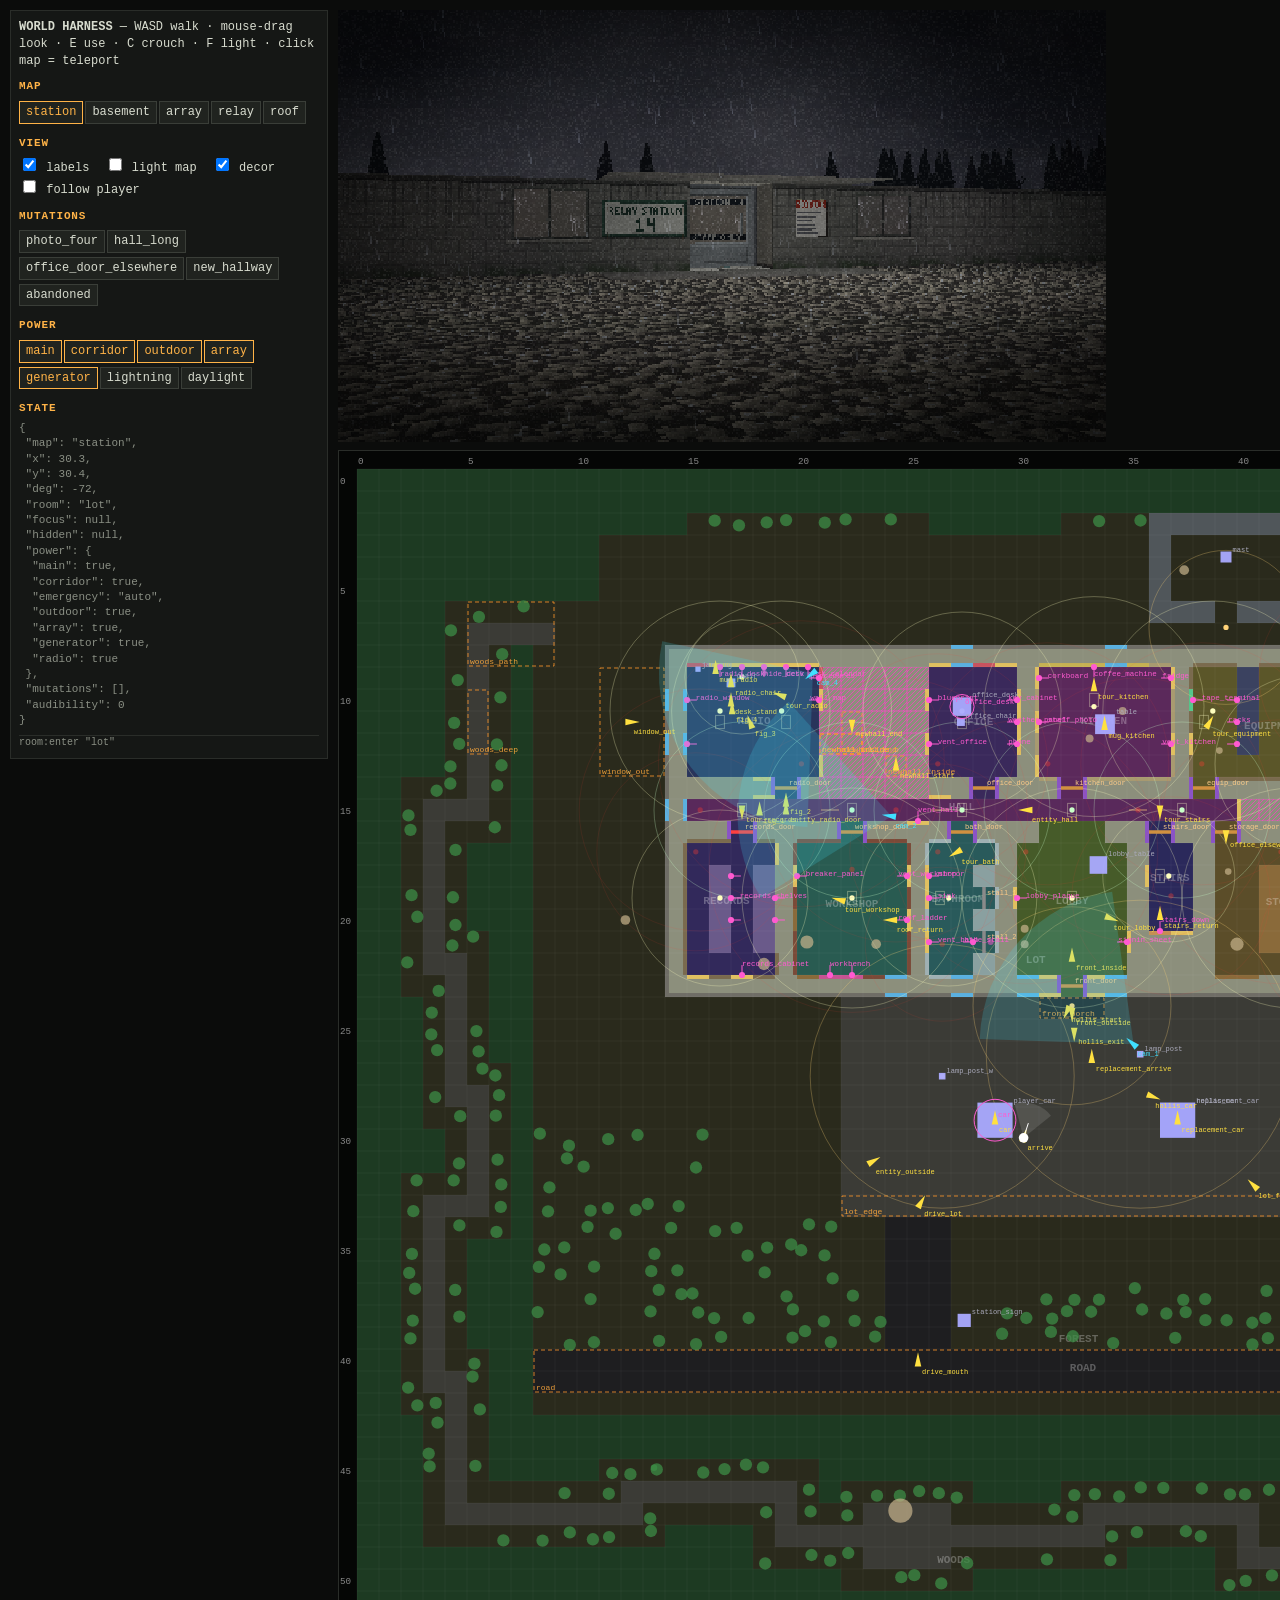
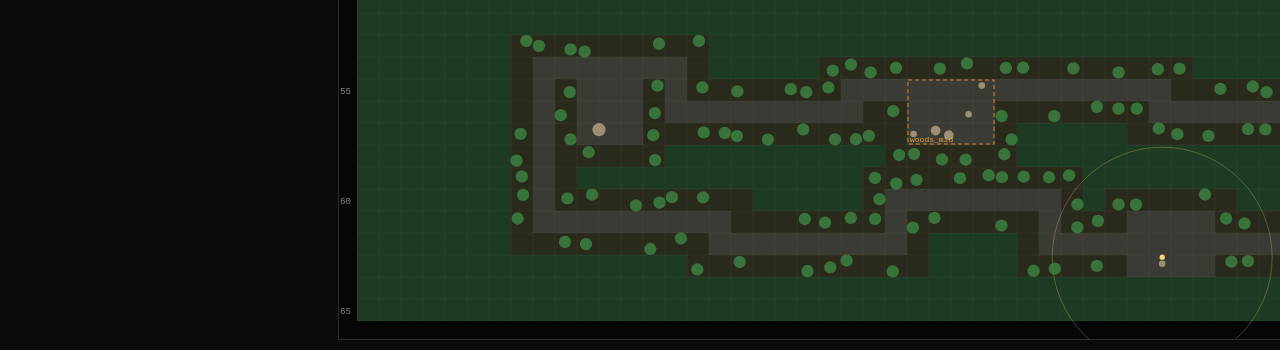
<file: dev/world.html>
<!doctype html>
<html lang="en">
<head>
<meta charset="utf-8">
<meta name="viewport" content="width=device-width, initial-scale=1">
<title>DEAD AIR — world harness</title>
<style>
  :root { --bg: #0b0c0b; --panel: #151715; --ink: #d8dccf; --dim: #8a8f84; --amber: #ffb347; }
  html, body { margin: 0; background: var(--bg); color: var(--ink); font: 12px/1.4 'IBM Plex Mono', 'Courier New', monospace; }
  #wd-wrap { display: flex; gap: 10px; padding: 10px; align-items: flex-start; }
  #wd-side { width: 300px; flex: none; background: var(--panel); padding: 8px; border: 1px solid #2a2d29; }
  #wd-side h3 { margin: 10px 0 4px; font-size: 11px; color: var(--amber); letter-spacing: .08em; }
  #wd-side button, #wd-side select { font: inherit; background: #20231f; color: var(--ink); border: 1px solid #3a3e38; padding: 2px 6px; margin: 2px 2px 2px 0; cursor: pointer; }
  #wd-side button.on { border-color: var(--amber); color: var(--amber); }
  #wd-side label { display: inline-block; margin-right: 8px; }
  #wd-info { white-space: pre-wrap; color: var(--dim); font-size: 11px; }
  #wd-log { white-space: pre-wrap; color: var(--dim); font-size: 10px; max-height: 220px; overflow: auto; border-top: 1px solid #2a2d29; margin-top: 6px; }
  #wd-main { display: flex; flex-direction: column; gap: 8px; }
  #wd-map { image-rendering: pixelated; border: 1px solid #2a2d29; background: #000; cursor: crosshair; }
  /* first-person view (only when js/raycaster.js provides DA.render) */
  #game { position: relative; width: 768px; height: 432px; background: #000; display: none; }
  #game.wd-on { display: block; }
  #stage { position: absolute; inset: 0; }
  #view { width: 100%; height: 100%; image-rendering: pixelated; display: block; }
  #hud, #screens { position: absolute; inset: 0; pointer-events: none; }
  #wd-prompt { position: absolute; left: 50%; top: 58%; transform: translateX(-50%); color: #fff; text-shadow: 0 0 3px #000; font-size: 13px; }
</style>
</head>
<body>
<div id="wd-wrap">
  <div id="wd-side">
    <div><b>WORLD HARNESS</b> — WASD walk · mouse-drag look · E use · C crouch · F light · click map = teleport</div>
    <h3>MAP</h3>
    <div id="wd-maps"></div>
    <h3>VIEW</h3>
    <label><input type="checkbox" id="wd-labels" checked> labels</label>
    <label><input type="checkbox" id="wd-lightmap"> light map</label>
    <label><input type="checkbox" id="wd-decor" checked> decor</label>
    <label><input type="checkbox" id="wd-follow"> follow player</label>
    <h3>MUTATIONS</h3>
    <div id="wd-muts"></div>
    <h3>POWER</h3>
    <div id="wd-power"></div>
    <h3>STATE</h3>
    <div id="wd-info"></div>
    <div id="wd-log"></div>
  </div>
  <div id="wd-main">
    <div id="game"><div id="stage"><canvas id="view" width="480" height="270"></canvas><div id="hud"><div id="wd-prompt"></div></div><div id="screens"></div></div></div>
    <canvas id="wd-map" width="800" height="600"></canvas>
  </div>
</div>
<script src="../js/core.js"></script>
<!-- optional modules: the harness works without them -->
<script src="../js/content.js" onerror="console.info('[harness] no content.js')"></script>
<script src="../js/textures.js" onerror="console.info('[harness] no textures.js')"></script>
<script src="../js/raycaster.js" onerror="console.info('[harness] no raycaster.js')"></script>
<script src="../js/maps.js"></script>
<script src="../js/world.js"></script>
<script src="world-debug.js"></script>
<script src="world-tests.js"></script>
<script>
  // ---- stubs for modules the world talks to (only where the real one is missing)
  (function () {
    const DA = window.DA;
    const log = (...a) => { WD.log(a.map((x) => (typeof x === 'string' ? x : JSON.stringify(x))).join(' ')); };
    window.WD_CALLS = { audio: [], ui: [] };
    if (!DA.ui) {
      DA.ui = {
        prompt: (t) => { document.getElementById('wd-prompt').textContent = t || ''; WD_CALLS.ui.push(['prompt', t]); },
        toast: (t) => { log('toast:', t); WD_CALLS.ui.push(['toast', t]); },
        hint: (t) => { log('hint:', t); WD_CALLS.ui.push(['hint', t]); },
        think: (t) => { log('think:', t); WD_CALLS.ui.push(['think', t]); return Promise.resolve(); },
        doc: (d) => { log('doc:', typeof d === 'string' ? d : d.title); WD_CALLS.ui.push(['doc', d]); return Promise.resolve(); },
        fade: (to, s) => { WD_CALLS.ui.push(['fade', to, s]); return Promise.resolve(true); },
        journal: () => { log('journal'); WD_CALLS.ui.push(['journal']); },
        toggleWatch: () => { log('watch'); WD_CALLS.ui.push(['watch']); },
      };
    }
    if (!DA.audio) {
      DA.audio = {
        play: (n, o) => { WD_CALLS.audio.push([n, o]); if (WD_CALLS.audio.length > 4000) WD_CALLS.audio.splice(0, 2000); return { stop() {} }; },
        loop: () => ({ stop() {}, setVol() {}, setPos() {} }),
        listener: () => {},
        ambience: (p) => { WD_CALLS.lastAmbience = p; },
      };
    }
    DA.modes.register('pause', { blocksWorld: true, onKey: (e, d) => { if (d && e.code === 'Escape') { DA.modes.pop('pause'); return true; } return false; } });
    window.addEventListener('load', () => {
      DA.boot();
      if (DA.render && DA.render.init && document.getElementById('view')) document.getElementById('game').classList.add('wd-on');
      DA.newGame('TESTER');
      DA.modes.push('explore');
      WD.init();
    });
  })();
</script>
</body>
</html>
</file>
<file: css/base.css>
/* DEAD AIR — base.css: page frame, 16:9 stage, shared tokens. Module CSS lives in ui/radio/devices/scenes.css */
/* Offline fallbacks: VT323 / Special Elite come from Google Fonts. Without the network the local
 * monospace stand-in is ~11% wider and clips fixed-width readouts (frequency / OFFSET LCDs), so the
 * fallback faces are size-adjusted to the web fonts' advance widths (VT323 0.40em, Special Elite ~0.56em,
 * local monospace 0.60em). */
@font-face {
  font-family: 'DA LCD Fallback';
  src: local('Liberation Mono'), local('Courier New'), local('Nimbus Mono PS'), local('DejaVu Sans Mono'), local('Menlo'), local('Consolas');
  size-adjust: 67%;
}
@font-face {
  font-family: 'DA Type Fallback';
  src: local('Courier New'), local('Liberation Mono'), local('Nimbus Mono PS'), local('Courier'), local('DejaVu Sans Mono');
  size-adjust: 93%;
}
:root {
  --bg: #050605;
  --ink: #d8dccf;          /* default UI text */
  --ink-dim: #8a8f84;
  --amber: #ffb347;        /* radio LCD / warm readouts */
  --amber-dim: #7a4f1c;
  --green: #7dff9a;        /* phosphor / CCTV / terminals */
  --green-dim: #1f5a2c;
  --red: #ff3b2f;          /* alarms, glitch objectives */
  --paper: #e9e2cf;        /* notes, documents */
  --paper-ink: #2a241a;
  --font-ui: 'IBM Plex Mono', 'Courier New', monospace;
  --font-lcd: 'VT323', 'DA LCD Fallback', 'Courier New', monospace;
  --font-hand: 'Reenie Beanie', 'Segoe Print', 'Bradley Hand', 'Comic Sans MS', cursive; /* handwritten notes */
  --font-type: 'Special Elite', 'DA Type Fallback', 'Courier New', monospace;
  /* stage geometry (set by main.js): the 16:9 box every overlay positions against */
  --stage-w: 100vw;
  --stage-h: 56.25vw;
  --u: calc(var(--stage-h) / 100); /* 1u = 1% of stage height — use for all UI sizing */
}

* { box-sizing: border-box; }
html, body {
  margin: 0;
  height: 100%;
  background: var(--bg);
  color: var(--ink);
  font-family: var(--font-ui);
  overflow: hidden;
  -webkit-font-smoothing: antialiased;
  user-select: none;
}
body.mouselook { cursor: none; }

#game {
  position: fixed;
  inset: 0;
  display: flex;
  align-items: center;
  justify-content: center;
  background: #000;
}
#stage {
  position: relative;
  width: var(--stage-w);
  height: var(--stage-h);
  overflow: hidden;
  background: #000;
  font-size: calc(var(--u) * 2.6);
}
#view {
  position: absolute;
  inset: 0;
  width: 100%;
  height: 100%;
  image-rendering: pixelated;
  image-rendering: crisp-edges;
  display: block;
}
#hud, #screens {
  position: absolute;
  inset: 0;
  pointer-events: none;
}
#screens > * { pointer-events: auto; }
#screens { z-index: 20; }  /* modal screens: radio desk, CCTV, menus, scenes */
#hud { z-index: 30; }      /* above screens so subtitles show at the desk; ui.css hides the rest by body[data-mode] */
/* layer above everything: fades (ui.js creates #fade at z 40) */

.hidden { display: none !important; }
.noscript { color: var(--ink); padding: 2em; }

/* generic button used across modules */
.da-btn {
  font-family: var(--font-ui);
  font-size: 1em;
  color: var(--ink);
  background: rgba(20, 22, 20, 0.85);
  border: 1px solid #4a4f46;
  padding: 0.35em 0.9em;
  cursor: pointer;
  letter-spacing: 0.04em;
}
.da-btn:hover, .da-btn:focus-visible { border-color: var(--amber); color: var(--amber); outline: none; }
.da-btn:disabled { opacity: 0.4; cursor: default; }

/* shared glitch text (objectives, log rewrites) */
@keyframes da-jitter {
  0%, 100% { transform: translate(0, 0); }
  20% { transform: translate(-1px, 1px); }
  40% { transform: translate(1px, -1px); }
  60% { transform: translate(-1px, 0); }
  80% { transform: translate(1px, 1px); }
}
.glitch { color: var(--red); animation: da-jitter 0.18s steps(2) infinite; text-shadow: 1px 0 rgba(0, 255, 255, 0.35), -1px 0 rgba(255, 0, 0, 0.45); }
</file>
<file: css/ui.css>
/* DEAD AIR — ui.css: HUD, subtitles, documents, choices, shift binder, menus.
 * Everything is prefixed ui- and sized in var(--u) (1% of the 16:9 stage height).
 * Visibility is driven by body[data-mode] / body[data-opaque] (set by core) and body.ui-at-title.
 */

#stage { --ui-grain: linear-gradient(transparent, transparent); }
.ui-off { display: none !important; }

/* ------------------------------------------------------------------ layers */
.ui-hud { position: absolute; inset: 0; pointer-events: none; }
#fade.ui-fade {
  position: absolute; inset: 0; z-index: 40; background: #000; opacity: 0;
  pointer-events: none; visibility: hidden;
}
#ui-over { position: absolute; inset: 0; z-index: 41; pointer-events: none; }

/* explore-only HUD: crosshair, prompt, objectives, watch, look hint */
.ui-xo { transition: opacity 0.35s ease; }
body:not([data-mode="explore"]) .ui-xo { opacity: 0 !important; visibility: hidden; transition: none; }
/* the title (and anything stacked over it) shows no HUD at all */
body.ui-at-title #hud .ui-hud, body[data-mode="name"] #hud .ui-hud,
body.ui-at-title #ui-over, body[data-mode="name"] #ui-over { display: none; }

/* shared caret for typewriter text */
.ui-caret {
  display: inline-block; width: 0.55em; height: 0.95em; margin-left: 0.08em;
  background: currentColor; opacity: 0.75; vertical-align: -0.12em;
  animation: ui-blink 0.55s steps(1) infinite;
}
@keyframes ui-blink { 50% { opacity: 0; } }

/* ============================================================== crosshair */
.ui-cross {
  position: absolute; left: 50%; top: 50%;
  width: calc(var(--u) * 0.42); height: calc(var(--u) * 0.42);
  margin: calc(var(--u) * -0.21) 0 0 calc(var(--u) * -0.21);
  border-radius: 50%;
  background: rgba(225, 228, 218, 0.38);
  box-shadow: 0 0 calc(var(--u) * 0.3) rgba(0, 0, 0, 0.9);
  transition: background 0.15s, transform 0.15s;
}
.ui-cross.hot { background: rgba(255, 252, 240, 0.95); transform: scale(1.45); }

.ui-prompt {
  position: absolute; left: 50%; top: calc(50% + var(--u) * 2.8);
  transform: translate(-50%, calc(var(--u) * 0.5));
  /* legible at 720p and below: small-caps shrink the lower case, so the size has a floor */
  font-size: max(calc(var(--u) * 2.35), 13px); font-variant: small-caps; letter-spacing: 0.12em;
  color: #f1efe6; white-space: nowrap; opacity: 0;
  padding: 0.1em 0.7em 0.18em;
  background: radial-gradient(ellipse at 50% 55%, rgba(0, 0, 0, 0.5), rgba(0, 0, 0, 0) 72%);
  text-shadow: 0 0 calc(var(--u) * 0.6) #000, 0 0 calc(var(--u) * 0.25) #000, 0 1px 1px #000;
  transition: opacity 0.18s, transform 0.18s;
}
.ui-prompt.on { opacity: 0.96; transform: translate(-50%, 0); }

.ui-look {
  position: absolute; left: 50%; top: calc(50% + var(--u) * 7);
  transform: translateX(-50%);
  font-size: calc(var(--u) * 1.45); letter-spacing: 0.42em; padding-left: 0.42em;
  color: rgba(222, 226, 214, 0.85); white-space: nowrap; opacity: 0;
  text-shadow: 0 0 calc(var(--u) * 0.5) #000;
}
.ui-look.on { animation: ui-look 3.2s ease-in-out infinite; }
@keyframes ui-look { 0%, 100% { opacity: 0.35; } 50% { opacity: 0.75; } }

.ui-hint {
  position: absolute; left: 50%; top: 64%; transform: translateX(-50%);
  max-width: calc(var(--u) * 90); text-align: center;
  font-size: max(calc(var(--u) * 1.8), 11px); letter-spacing: 0.08em; color: #c3c7bc;
  text-shadow: 0 0 calc(var(--u) * 0.6) #000, 0 0 calc(var(--u) * 0.2) #000;
  opacity: 0; transition: opacity 0.6s;
}
.ui-hint.on { opacity: 0.88; }
/* decision 20: control hints only while walking or at the desk — never over a document, the
 * binder, a device close-up or a menu (ui.js holds back hints posted meanwhile) */
body:not([data-mode="explore"]):not([data-mode="radio"]) .ui-hint { opacity: 0 !important; transition: none; }
/* …nor over the desk's mic panel, which opens right where the hint sits (ui.js holds the rest of
 * the hint until the panel closes; this hides it on the very frame the panel opens) */
body[data-mode="radio"]:has(.radio-desk .radio-micpanel:not(.hidden)) .ui-hint { opacity: 0 !important; transition: none; }

/* ============================================================= objectives */
.ui-objs {
  position: absolute; left: calc(var(--u) * 4); top: calc(var(--u) * 4.2);
  max-width: calc(var(--u) * 64);
  font-size: calc(var(--u) * 1.95); line-height: 1.35;
  color: #d9dccf;
  text-shadow: 0 0 calc(var(--u) * 0.5) #000, 0 0 calc(var(--u) * 0.15) #000;
}
.ui-obj {
  display: flex; align-items: baseline; gap: 0.75em; margin-bottom: 0.5em;
  transition: opacity 1s ease, color 0.6s;
}
.ui-obj-mark {
  flex: none; position: relative; width: 0.62em; height: 0.62em;
  border: 1px solid rgba(217, 220, 207, 0.55); transform: translateY(0.02em);
  box-shadow: 0 0 calc(var(--u) * 0.3) rgba(0, 0, 0, 0.8);
}
.ui-obj-text { position: relative; display: inline-block; padding: 0 0.15em; }
.ui-obj.flash .ui-obj-text { animation: ui-obj-flash 2.4s ease-out; }
@keyframes ui-obj-flash {
  0% { background: rgba(255, 190, 110, 0.32); color: #fff; }
  35% { background: rgba(255, 190, 110, 0.12); }
  100% { background: rgba(255, 190, 110, 0); }
}
.ui-obj.flash .ui-obj-mark { animation: ui-mark-flash 2.4s ease-out; }
@keyframes ui-mark-flash { 0% { border-color: var(--amber); } 100% { border-color: rgba(217, 220, 207, 0.55); } }
.ui-obj.done { color: #7f857a; }
.ui-obj.done .ui-obj-mark::after {
  content: ''; position: absolute; inset: 18%; background: #7f857a;
}
.ui-obj.done .ui-obj-text::after {
  content: ''; position: absolute; left: 0; top: 55%; height: 1px; width: 100%;
  background: #aeb3a6; transform-origin: left; animation: ui-strike 0.55s ease-out both;
}
@keyframes ui-strike { from { transform: scaleX(0); } to { transform: scaleX(1); } }
.ui-obj.gone { opacity: 0; }
.ui-obj.is-glitch .ui-obj-mark { border-color: rgba(255, 59, 47, 0.8); }
.ui-obj-text.glitch { font-weight: 600; letter-spacing: 0.04em; }
.ui-obj-more { font-size: 0.8em; color: #7f857a; letter-spacing: 0.1em; margin-left: 1.4em; }
.ui-objs { font-size: max(calc(var(--u) * 1.95), 11px); }

/* ================================================================= toasts */
.ui-toasts {
  --ui-toast-w: calc(var(--u) * 70);
  position: absolute; right: calc(var(--u) * 4); top: calc(var(--u) * 4.2);
  max-width: var(--ui-toast-w);
  display: flex; flex-direction: column; align-items: flex-end; gap: calc(var(--u) * 0.8);
  font-size: max(calc(var(--u) * 1.6), 10px); letter-spacing: 0.16em; text-transform: uppercase; text-align: right;
}
/* keep toasts clear of the binder header and the document CLOSE button */
body[data-mode="journal"] .ui-toasts { top: calc(var(--u) * 0.9); }
body[data-mode="doc"] .ui-toasts { top: calc(var(--u) * 9); }
/*
 * At the radio desk the only free space is the bare wall right of the rack, between the CCTV
 * MONITOR panel (ends 34u) and the desk top (the quick-reference card starts ≈64.5u): the stack
 * lives there, newest on top, in a slightly smaller face. ui.js retires the oldest toasts that
 * would not fit the max-height; the clip only trims one that is already fading out.
 * (The duty slip on the left wall lists every open duty anyway.)
 */
body[data-mode="radio"] .ui-toasts {
  --ui-toast-w: calc(var(--u) * 25.5);
  top: calc(var(--u) * 35.8); right: calc(var(--u) * 1.3); max-height: calc(var(--u) * 27.4);
  flex-direction: column-reverse; justify-content: flex-end; overflow-x: visible; overflow-y: clip;
  gap: calc(var(--u) * 0.7);
  font-size: max(calc(var(--u) * 1.4), 8px); letter-spacing: 0.12em;
}
body[data-mode="radio"] .ui-toast, body[data-mode="radio"] .ui-toast-twin { padding: 0.4em 0.7em 0.4em 1.2em; line-height: 1.3; }
/* device close-ups: tucked into the top margin, off the monitors and papers */
body[data-mode="cctv"] .ui-toasts, body[data-mode="maplocate"] .ui-toasts, body[data-mode="paperwork"] .ui-toasts,
body[data-mode="terminal"] .ui-toasts, body[data-mode="mirror"] .ui-toasts, body[data-mode="weather"] .ui-toasts,
body[data-mode="calendar"] .ui-toasts, body[data-mode="keypad"] .ui-toasts, body[data-mode="breaker"] .ui-toasts,
body[data-mode="tapes"] .ui-toasts, body[data-mode="photo"] .ui-toasts, body[data-mode="phone"] .ui-toasts { top: calc(var(--u) * 0.9); }
.ui-toast {
  color: var(--amber); padding: 0.45em 0.8em 0.45em 1.6em;
  border-right: 2px solid rgba(255, 179, 71, 0.7);
  background: linear-gradient(270deg, rgba(0, 0, 0, 0.62), rgba(0, 0, 0, 0));
  text-shadow: 0 0 calc(var(--u) * 0.6) rgba(255, 179, 71, 0.35);
  animation: ui-toast-in 0.3s ease-out backwards;
  transition: opacity 0.6s;
}
.ui-toast.out { opacity: 0; }
/* the hidden twin ui.js measures a finished toast with (same face, same width limit) */
.ui-toast-twin {
  position: absolute; right: 0; top: 0; visibility: hidden; pointer-events: none;
  width: max-content; max-width: var(--ui-toast-w); box-sizing: border-box;
  padding: 0.45em 0.8em 0.45em 1.6em; border-right: 2px solid transparent;
}
@keyframes ui-toast-in { from { opacity: 0; transform: translateX(calc(var(--u) * 1)); } }

/* ============================================================= title card */
body.ui-card-on .ui-cross, body.ui-card-on .ui-prompt, body.ui-card-on .ui-look { opacity: 0 !important; }
.ui-card {
  position: absolute; inset: 0 0 8% 0; display: none; flex-direction: column;
  align-items: center; justify-content: center; opacity: 0; text-align: center;
}
.ui-card.on { display: flex; }
.ui-card-title {
  font-size: calc(var(--u) * 4.4); letter-spacing: 0.62em; padding-left: 0.62em;
  color: #e6e4da; font-weight: 400; text-transform: uppercase;
  text-shadow: 0 0 calc(var(--u) * 2) rgba(0, 0, 0, 0.9), 0 0 calc(var(--u) * 0.4) rgba(0, 0, 0, 1);
}
.ui-card-sub {
  margin-top: calc(var(--u) * 2.4);
  font-size: calc(var(--u) * 1.6); letter-spacing: 0.42em; padding-left: 0.42em;
  color: #8f958a; text-transform: uppercase;
  text-shadow: 0 0 calc(var(--u) * 1) #000;
}
.ui-card::before {
  content: ''; position: absolute; left: 20%; right: 20%; top: 38%; bottom: 38%; z-index: -1;
  background: radial-gradient(ellipse at center, rgba(0, 0, 0, 0.55), rgba(0, 0, 0, 0) 70%);
}
/* decision 5: over the radio desk / a device / a choice the card gets a full-stage dark scrim
 * (ui.js fades it with the card; never over the plain world view or the cinematics) */
.ui-card-scrim {
  position: absolute; inset: 0; opacity: 0; pointer-events: none;
  background:
    radial-gradient(ellipse 62% 30% at 50% 46%, rgba(0, 0, 0, 0.55), rgba(0, 0, 0, 0) 100%),
    rgba(4, 5, 6, 0.72);
}

/* while a card's scrim is up the card is the only lit thing: desk duty toasts sink under it */
body.ui-card-scrim-on .ui-toasts { opacity: 0.18; transition: opacity 0.4s ease; }
.ui-toasts { transition: opacity 0.6s ease; }

/* ============================================================ countdown
 * DA.ui.countdown(): a red LCD at the top centre (the DESTROY escape). Readable at a glance while
 * running: big segment digits over their unlit '8:88' ghosts, a small label, pulsing near 0. */
.ui-cd {
  position: absolute; left: 50%; top: calc(var(--u) * 2.4); transform: translateX(-50%);
  display: flex; flex-direction: column; align-items: center; gap: calc(var(--u) * 0.2);
  padding: calc(var(--u) * 0.5) calc(var(--u) * 1.8) calc(var(--u) * 0.3);
  background: linear-gradient(180deg, rgba(22, 6, 5, 0.9), rgba(8, 2, 2, 0.92));
  border: 1px solid rgba(160, 40, 30, 0.55); border-radius: calc(var(--u) * 0.5);
  box-shadow: 0 0 calc(var(--u) * 1.6) rgba(255, 40, 20, 0.22), inset 0 0 calc(var(--u) * 1.2) rgba(0, 0, 0, 0.9), 0 calc(var(--u) * 0.4) calc(var(--u) * 1.4) rgba(0, 0, 0, 0.7);
  pointer-events: none;
}
.ui-cd.on { animation: ui-cd-in 0.35s ease-out; }
@keyframes ui-cd-in { from { opacity: 0; transform: translate(-50%, calc(var(--u) * -1.2)); } }
.ui-cd-l {
  font-family: var(--font-ui); font-size: max(calc(var(--u) * 1.3), 9px); letter-spacing: 0.34em; padding-left: 0.34em;
  color: #d9483a; text-transform: uppercase; text-shadow: 0 0 calc(var(--u) * 0.5) rgba(255, 50, 30, 0.45);
}
.ui-cd-n { position: relative; font-family: var(--font-lcd); font-size: max(calc(var(--u) * 6.4), 30px); line-height: 0.9; letter-spacing: 0.06em; }
.ui-cd-ghost { color: rgba(255, 60, 40, 0.09); }
.ui-cd-v {
  position: absolute; right: 0; top: 0; color: #ff3b2a;
  text-shadow: 0 0 calc(var(--u) * 0.35) rgba(255, 70, 40, 0.95), 0 0 calc(var(--u) * 1.6) rgba(255, 30, 10, 0.6);
}
.ui-cd.urgent .ui-cd-v { animation: ui-cd-pulse 1s steps(1) infinite; }
.ui-cd.urgent { border-color: rgba(255, 70, 40, 0.8); animation: ui-cd-glow 1s ease-in-out infinite; }
.ui-cd.zero .ui-cd-v { animation: ui-cd-pulse 0.4s steps(1) infinite; }
@keyframes ui-cd-pulse { 50% { opacity: 0.25; } }
@keyframes ui-cd-glow { 50% { box-shadow: 0 0 calc(var(--u) * 3) rgba(255, 40, 20, 0.5), inset 0 0 calc(var(--u) * 1.2) rgba(0, 0, 0, 0.9); } }
/* never over the menus, the title / register or the cinematics */
body.ui-at-title .ui-cd,
body:is([data-mode="pause"], [data-mode="settings"], [data-mode="title"], [data-mode="name"], [data-mode="drive"], [data-mode="cutscene"],
  [data-mode="multiverse"], [data-mode="death"], [data-mode="ending"], [data-mode="credits"], [data-mode="plan"]) .ui-cd { visibility: hidden; }

/* ============================================================== subtitles */
.ui-bottom {
  position: absolute; left: 50%; bottom: calc(var(--u) * 6.5); transform: translateX(-50%);
  width: calc(var(--u) * 118); display: flex; flex-direction: column; align-items: center;
}
.ui-subs { display: flex; flex-direction: column; align-items: center; gap: calc(var(--u) * 0.35); width: 100%; }
.ui-sub {
  --ui-cl: 1;
  max-width: 100%; text-align: center; text-wrap: balance;
  font-size: calc(var(--u) * 2.45); line-height: 1.38; color: #e8eae1;
  padding: 0.22em 1.6em;
  background: linear-gradient(90deg, rgba(0, 0, 0, 0), rgba(0, 0, 0, 0.62) 14%, rgba(0, 0, 0, 0.62) 86%, rgba(0, 0, 0, 0));
  text-shadow: 0 0 calc(var(--u) * 0.3) #000;
  animation: ui-sub-in 0.22s ease-out backwards;
  transition: opacity 0.45s ease;
}
@keyframes ui-sub-in { from { opacity: 0; transform: translateY(calc(var(--u) * 0.6)); } }
.ui-sub.out { opacity: 0; }
.ui-sub.gone { opacity: 0; transition-duration: 0.15s; }
.ui-sub-name { font-weight: 600; letter-spacing: 0.06em; margin-right: 0.55em; color: #d6dbe0; }
.ui-sub-name::after { content: ':'; }
.ui-sub-tag {
  font-size: 0.72em; letter-spacing: 0.14em; margin-right: 0.8em; vertical-align: 0.08em;
  color: #b7894a;
}
.ui-sub.k-radio .ui-sub-text {
  color: #f4cf96; opacity: var(--ui-cl);
  text-shadow: 0 0 calc(var(--u) * 0.6) rgba(255, 170, 70, 0.28), 0 0 calc(var(--u) * 0.2) #000;
}
.ui-sub.k-radio { background: linear-gradient(90deg, rgba(20, 10, 0, 0), rgba(20, 11, 2, 0.66) 14%, rgba(20, 11, 2, 0.66) 86%, rgba(20, 10, 0, 0)); }
.ui-sub.k-phone .ui-sub-tag { color: #7f98a6; }
.ui-sub.k-phone .ui-sub-text { color: #c6d4db; letter-spacing: 0.01em; }
.ui-sub.k-sfx { font-style: italic; color: #939a8f; font-size: calc(var(--u) * 2.15); }
.ui-sub.k-thought { font-style: italic; color: #b5bab0; }
.ui-sub.k-system {
  font-variant: small-caps; letter-spacing: 0.12em; color: #aab2a8;
  font-size: calc(var(--u) * 2.05);
}

/* ================================================================= choice */
.ui-choice {
  pointer-events: auto; margin-top: calc(var(--u) * 1.6);
  min-width: calc(var(--u) * 62); max-width: calc(var(--u) * 104);
  padding: calc(var(--u) * 1.3) calc(var(--u) * 2.4) calc(var(--u) * 1.5);
  background: linear-gradient(180deg, rgba(8, 9, 8, 0.78), rgba(8, 9, 8, 0.9));
  border-top: 1px solid rgba(255, 179, 71, 0.28);
  box-shadow: 0 calc(var(--u) * 1) calc(var(--u) * 4) rgba(0, 0, 0, 0.6);
}
.ui-choice.in { animation: ui-choice-in 0.3s ease-out; }
.ui-choice.covered { visibility: hidden; }
@keyframes ui-choice-in { from { opacity: 0; transform: translateY(calc(var(--u) * 1)); } }
.ui-ch-head {
  display: flex; gap: 0.8em; align-items: baseline; margin-bottom: 0.7em;
  font-size: max(calc(var(--u) * 1.6), 8px); letter-spacing: 0.14em; text-transform: uppercase; color: #8e948a;
}
.ui-ch-spk { font-weight: 600; color: #d6dbe0; }
.ui-ch-opt {
  display: flex; gap: 1em; align-items: baseline; cursor: pointer;
  font-size: calc(var(--u) * 2.25); line-height: 1.35; color: #c9cdc2;
  padding: 0.3em 0.7em; border-left: 2px solid transparent;
  transition: background 0.12s, color 0.12s, border-color 0.12s;
}
.ui-ch-n {
  flex: none; font-size: 0.78em; color: var(--amber); opacity: 0.75;
  min-width: 1.5em; text-align: center; border: 1px solid rgba(255, 179, 71, 0.35);
  line-height: 1.35;
}
.ui-ch-opt.sel { color: #fbfaf2; background: rgba(255, 179, 71, 0.08); border-left-color: var(--amber); }
.ui-ch-opt.sel .ui-ch-n { opacity: 1; border-color: var(--amber); }
.ui-ch-opt.picked { background: rgba(255, 179, 71, 0.2); }
.ui-ch-opt.dis { opacity: 0.35; cursor: default; }
.ui-ch-bar { height: 2px; margin-top: calc(var(--u) * 1.2); background: rgba(255, 255, 255, 0.08); overflow: hidden; }
.ui-ch-bar > i { display: block; height: 100%; background: rgba(255, 179, 71, 0.75); transform-origin: left center; }

/* ============================================================= wristwatch */
.ui-watch {
  position: absolute; left: calc(var(--u) * 7); bottom: calc(var(--u) * -9);
  width: calc(var(--u) * 24);
  transform-origin: 50% 100%;
  transform: translateY(calc(var(--u) * 46)) rotate(-7deg);
  transition: transform 0.55s cubic-bezier(0.2, 0.75, 0.25, 1), opacity 0.35s ease;
  filter: drop-shadow(0 calc(var(--u) * 1) calc(var(--u) * 2) rgba(0, 0, 0, 0.85));
}
.ui-watch.on { transform: translateY(0) rotate(-7deg); }
.ui-w-strap {
  width: 56%; margin: 0 auto; height: calc(var(--u) * 6);
  background:
    linear-gradient(90deg, rgba(255, 255, 255, 0.05), rgba(255, 255, 255, 0) 20%, rgba(0, 0, 0, 0.35) 85%),
    repeating-linear-gradient(180deg, #191a1b 0 calc(var(--u) * 1.3), #0d0d0e calc(var(--u) * 1.3) calc(var(--u) * 1.5));
}
.ui-w-strap.top { border-radius: calc(var(--u) * 0.8) calc(var(--u) * 0.8) 0 0; height: calc(var(--u) * 5); }
.ui-w-strap.bot { height: calc(var(--u) * 12); }
.ui-w-case {
  position: relative; padding: calc(var(--u) * 1.1) calc(var(--u) * 1.5) calc(var(--u) * 1);
  background: linear-gradient(165deg, #34373a 0%, #17181a 38%, #0f1011 70%, #222427 100%);
  border-radius: calc(var(--u) * 2.4) / calc(var(--u) * 2);
  box-shadow: inset 0 0 0 1px rgba(255, 255, 255, 0.07), inset 0 calc(var(--u) * 0.3) calc(var(--u) * 0.6) rgba(255, 255, 255, 0.06);
}
.ui-w-case::before, .ui-w-case::after { /* side buttons */
  content: ''; position: absolute; top: 40%; width: calc(var(--u) * 0.7); height: calc(var(--u) * 2);
  background: linear-gradient(180deg, #4a4d51, #1a1b1d); border-radius: calc(var(--u) * 0.2);
}
.ui-w-case::before { left: calc(var(--u) * -0.55); }
.ui-w-case::after { right: calc(var(--u) * -0.55); }
.ui-w-bez {
  display: flex; justify-content: space-between; padding: 0 calc(var(--u) * 0.4) calc(var(--u) * 0.5);
  font-family: var(--font-ui); font-size: calc(var(--u) * 0.82); letter-spacing: 0.14em; color: #8f9398;
}
.ui-w-bez.low { padding: calc(var(--u) * 0.5) calc(var(--u) * 0.4) 0; color: #6d7176; }
.ui-w-lcd {
  position: relative; padding: calc(var(--u) * 0.55) calc(var(--u) * 0.9) calc(var(--u) * 0.65);
  border-radius: calc(var(--u) * 0.5);
  background: radial-gradient(ellipse at 50% 42%, #b2f2e0 0%, #79d4bb 55%, #4ea88f 100%);
  box-shadow: inset 0 0 calc(var(--u) * 1.1) rgba(0, 45, 35, 0.55), 0 0 calc(var(--u) * 2.6) rgba(120, 235, 205, 0.32);
  color: #0c231d;
}
.ui-watch.on .ui-w-lcd { animation: ui-el-on 0.5s steps(4) 0.15s backwards; }
@keyframes ui-el-on { 0% { filter: brightness(0.35); } 50% { filter: brightness(0.8); } 100% { filter: brightness(1); } }
.ui-w-row {
  display: flex; justify-content: space-between; align-items: baseline;
  font-family: var(--font-lcd); font-size: calc(var(--u) * 1.75); line-height: 1; letter-spacing: 0.08em;
}
.ui-w-24 { font-size: 0.6em; opacity: 0.7; }
.ui-w-digits svg { display: block; width: 100%; height: auto; margin-top: calc(var(--u) * 0.35); }
.ui-w-digits polygon, .ui-w-colon rect { fill: rgba(12, 35, 29, 0.07); }
.ui-w-digits polygon.on, .ui-w-colon rect { fill: #0c231d; }
.ui-w-colon.dim rect { fill: rgba(12, 35, 29, 0.12); }

/* ================================================================ screens */
.ui-screen { position: absolute; inset: 0; overflow: hidden; font-family: var(--font-ui); }

/* generic menu items */
.ui-menu { display: flex; flex-direction: column; }
.ui-mi {
  position: relative; cursor: pointer; color: #8f958a;
  font-size: calc(var(--u) * 2.15); letter-spacing: 0.34em; line-height: 1.2;
  padding: 0.42em 1.2em; transition: color 0.15s, text-shadow 0.15s;
  white-space: nowrap;
}
.ui-mi::before {
  content: ''; position: absolute; left: 0; top: 1.02em; width: 0.7em; height: 1px;
  background: var(--amber); transform: scaleX(0); transform-origin: left; transition: transform 0.18s;
}
.ui-mi.sel { color: #f2f0e6; text-shadow: 0 0 calc(var(--u) * 1) rgba(255, 220, 170, 0.25); }
.ui-mi.sel::before { transform: scaleX(1); }
.ui-mi.dis { opacity: 0.3; cursor: default; }
.ui-mi.warn.sel { color: #ff8c7f; }
.ui-mi-sub { display: block; margin-top: 0.35em; font-size: 0.62em; letter-spacing: 0.2em; color: #666b62; }

/* ------------------------------------------------------------------ title */
#ui-title { background: #000; }
.ui-t-static, .ui-t-rain {
  position: absolute; inset: 0; width: 100%; height: 100%; image-rendering: pixelated;
}
.ui-t-static { opacity: 0.085; }
.ui-t-rain { opacity: 0.55; image-rendering: auto; }
.ui-t-vig {
  position: absolute; inset: 0;
  background:
    radial-gradient(ellipse at 50% 42%, rgba(0, 0, 0, 0) 30%, rgba(0, 0, 0, 0.75) 100%),
    repeating-linear-gradient(180deg, rgba(0, 0, 0, 0.18) 0 1px, rgba(0, 0, 0, 0) 1px 3px);
}
.ui-t-center {
  position: absolute; left: 0; right: 0; top: calc(var(--u) * 27);
  display: flex; flex-direction: column; align-items: center;
}
.ui-t-mark {
  position: relative;
  font-size: calc(var(--u) * 8.6); font-weight: 400; letter-spacing: 0.62em; padding-left: 0.62em;
  color: #deddd3; line-height: 1;
  text-shadow: 0.02em 0 rgba(255, 40, 40, 0.18), -0.02em 0 rgba(40, 220, 255, 0.14), 0 0 calc(var(--u) * 3) rgba(255, 255, 255, 0.08);
  animation: ui-tube 9s linear infinite;
}
.ui-t-mark::before, .ui-t-mark::after {
  content: attr(data-text); position: absolute; top: 0; left: 0; right: 0; padding-left: 0.62em;
  opacity: 0; pointer-events: none;
}
.ui-t-mark::before { color: rgba(255, 40, 40, 0.8); }
.ui-t-mark::after { color: rgba(40, 230, 255, 0.7); }
.ui-t-mark.jit::before { opacity: 0.6; transform: translate(-0.05em, 0.01em); clip-path: inset(10% 0 45% 0); }
.ui-t-mark.jit::after { opacity: 0.55; transform: translate(0.05em, -0.01em); clip-path: inset(55% 0 5% 0); }
.ui-t-mark.jit { transform: translateX(0.01em); }
@keyframes ui-tube {
  0%, 61%, 64%, 66%, 100% { opacity: 1; }
  62% { opacity: 0.55; } 65% { opacity: 0.8; }
}
.ui-t-sub {
  margin-top: calc(var(--u) * 3.2);
  font-size: calc(var(--u) * 1.75); letter-spacing: 0.52em; padding-left: 0.52em; color: #7c8278;
}
.ui-t-menu { margin-top: calc(var(--u) * 9); display: flex; flex-direction: column; align-items: center; }
.ui-t-main .ui-mi { text-align: center; }
.ui-t-arch-h {
  font-size: calc(var(--u) * 1.5); letter-spacing: 0.4em; color: #6a7066; margin-bottom: calc(var(--u) * 1.4);
}
.ui-t-arch { max-height: calc(var(--u) * 34); overflow-y: auto; align-items: flex-start; }
.ui-t-arch .ui-mi { font-size: calc(var(--u) * 1.8); letter-spacing: 0.16em; }
.ui-t-arch .ui-back { margin-top: calc(var(--u) * 1.2); letter-spacing: 0.34em; }
.ui-t-foot {
  position: absolute; bottom: calc(var(--u) * 4); font-size: max(calc(var(--u) * 1.45), 8px);
  color: #5d6259; letter-spacing: 0.12em;
}
.ui-t-foot.l { left: calc(var(--u) * 5); font-style: italic; }
.ui-t-foot.r { right: calc(var(--u) * 5); display: flex; align-items: center; gap: calc(var(--u) * 3); }
.ui-t-pips { display: flex; align-items: center; gap: calc(var(--u) * 0.9); }
.ui-t-pl { letter-spacing: 0.3em; margin-right: calc(var(--u) * 0.6); }
.ui-t-pip {
  width: calc(var(--u) * 0.9); height: calc(var(--u) * 0.9); border: 1px solid #5d6259; display: inline-block;
}
.ui-t-pip.on { background: #b9a57a; border-color: #b9a57a; box-shadow: 0 0 calc(var(--u) * 0.6) rgba(255, 210, 140, 0.35); }
.ui-t-ver { opacity: 0.6; }

/* --------------------------------------------------- name: shift register */
#ui-name { background: #07080a; }
.ui-name-desk {
  position: absolute; inset: 0;
  background:
    radial-gradient(ellipse at 50% 38%, rgba(255, 244, 214, 0.1), rgba(0, 0, 0, 0) 55%),
    radial-gradient(ellipse at 50% 50%, rgba(0, 0, 0, 0) 40%, rgba(0, 0, 0, 0.85) 100%),
    repeating-linear-gradient(94deg, #16130f 0 calc(var(--u) * 3), #1a1611 calc(var(--u) * 3) calc(var(--u) * 5.5), #14110d calc(var(--u) * 5.5) calc(var(--u) * 7));
}
.ui-clip {
  position: absolute; left: 50%; top: calc(var(--u) * 5.5); width: calc(var(--u) * 118);
  transform: translateX(-50%) rotate(-0.8deg);
  padding: calc(var(--u) * 5.5) calc(var(--u) * 3) calc(var(--u) * 3);
  border-radius: calc(var(--u) * 1.4);
  background:
    radial-gradient(ellipse at 30% 20%, rgba(255, 255, 255, 0.06), rgba(0, 0, 0, 0) 60%),
    linear-gradient(135deg, #6a4d31, #5a3f27 50%, #4e3620);
  box-shadow: 0 calc(var(--u) * 1.5) calc(var(--u) * 5) rgba(0, 0, 0, 0.8), inset 0 0 0 1px rgba(255, 220, 170, 0.08);
}
.ui-clip-clamp {
  position: absolute; left: 50%; top: calc(var(--u) * 1.2); z-index: 2;
  width: calc(var(--u) * 26); height: calc(var(--u) * 6.5); transform: translateX(-50%);
  border-radius: calc(var(--u) * 1) calc(var(--u) * 1) calc(var(--u) * 0.6) calc(var(--u) * 0.6);
  background: linear-gradient(180deg, #d3d6d8 0%, #9ea3a7 35%, #6f7479 70%, #8d9296 100%);
  box-shadow: 0 calc(var(--u) * 0.6) calc(var(--u) * 1) rgba(0, 0, 0, 0.55), inset 0 1px 0 rgba(255, 255, 255, 0.6);
}
.ui-clip-clamp i {
  position: absolute; left: 50%; top: 22%; width: calc(var(--u) * 5); height: calc(var(--u) * 2.2);
  transform: translateX(-50%); border-radius: calc(var(--u) * 1.1); background: #3d4145;
  box-shadow: inset 0 calc(var(--u) * 0.3) calc(var(--u) * 0.4) rgba(0, 0, 0, 0.7);
}
.ui-reg {
  position: relative; padding: calc(var(--u) * 3.4) calc(var(--u) * 4) calc(var(--u) * 3);
  color: #2b2a26; font-family: var(--font-ui);
  background-color: #e9e3d0;
  background-image: var(--ui-grain), linear-gradient(180deg, rgba(255, 255, 255, 0.25), rgba(0, 0, 0, 0) 30%, rgba(120, 90, 40, 0.1));
  box-shadow: 0 calc(var(--u) * 0.3) calc(var(--u) * 0.8) rgba(0, 0, 0, 0.45), inset 0 0 calc(var(--u) * 6) rgba(140, 110, 60, 0.25);
}
.ui-reg-top { display: flex; justify-content: space-between; font-size: max(calc(var(--u) * 1.15), 8px); letter-spacing: 0.2em; color: #6f6a5c; }
.ui-reg-h {
  margin-top: calc(var(--u) * 1.4); text-align: center; font-weight: 600;
  font-size: calc(var(--u) * 2.6); letter-spacing: 0.3em;
}
.ui-reg-s { margin-top: calc(var(--u) * 0.8); text-align: center; font-size: max(calc(var(--u) * 1.3), 8px); letter-spacing: 0.1em; color: #5b574c; }
.ui-reg-t {
  width: 100%; margin-top: calc(var(--u) * 2.4); border-collapse: collapse; table-layout: fixed;
  font-size: calc(var(--u) * 1.65);
}
.ui-reg-t th {
  font-size: max(calc(var(--u) * 1.05), 8px); letter-spacing: 0.14em; font-weight: 600; text-align: left;
  padding: calc(var(--u) * 0.6) calc(var(--u) * 0.8); color: #3d3a32;
  border: 1px solid rgba(60, 55, 45, 0.55); background: rgba(70, 90, 70, 0.08);
}
.ui-reg-t th:nth-child(1) { width: 13%; } .ui-reg-t th:nth-child(2) { width: 11%; }
.ui-reg-t th:nth-child(3) { width: 11%; } .ui-reg-t th:nth-child(4) { width: 21%; }
.ui-reg-t th:nth-child(5) { width: 19%; } .ui-reg-t th:nth-child(6) { width: 25%; }
.ui-reg-t td {
  height: calc(var(--u) * 4.9); padding: 0 calc(var(--u) * 0.8); vertical-align: middle;
  border: 1px solid rgba(60, 55, 45, 0.4); white-space: nowrap; overflow: visible;
}
.ui-reg-t td.hw { font-family: var(--font-type); display: table-cell; }
.ui-reg-t td.rm { font-size: max(0.8em, 7.5px); white-space: normal; line-height: 1.15; }
.ui-reg-t td.sg { padding: 0 calc(var(--u) * 0.3); }
.ui-reg-t tr.you { background: rgba(255, 245, 190, 0.35); color: #1b2a63; }
.ui-reg-t tr.blank td { height: calc(var(--u) * 4.2); }
.ui-sig { display: block; width: 100%; height: calc(var(--u) * 6.4); margin: calc(var(--u) * -1) 0 calc(var(--u) * -0.6); overflow: visible; }
.ui-sig path { fill: none; stroke-width: 1.15; stroke-linecap: round; stroke-linejoin: round; opacity: 0.86; }
.ui-sig.draw path { stroke-dasharray: 1; stroke-dashoffset: 1; }
.ui-sig.draw.go path { transition: stroke-dashoffset 1.25s cubic-bezier(0.35, 0.1, 0.4, 1); stroke-dashoffset: 0; }
.ui-reg-in {
  width: 100%; border: 0; outline: 0; background: transparent; padding: 0;
  font-family: var(--font-type); font-size: calc(var(--u) * 1.9); color: #1b2a63; caret-color: #1b2a63;
  border-bottom: 1px dashed rgba(27, 42, 99, 0.35); user-select: text;
}
.ui-reg-in::placeholder { color: rgba(60, 60, 70, 0.35); font-style: italic; }
.ui-reg-in.shake { animation: ui-shake 0.35s; }
@keyframes ui-shake { 20%, 60% { transform: translateX(-3px); } 40%, 80% { transform: translateX(3px); } }
.ui-reg-fine { margin-top: calc(var(--u) * 2); font-size: max(calc(var(--u) * 1.1), 8px); letter-spacing: 0.06em; color: #6f6a5c; text-align: center; }
.ui-reg-err { position: absolute; right: calc(var(--u) * 4); bottom: calc(var(--u) * 0.8); font-family: var(--font-type); font-size: calc(var(--u) * 1.6); color: #8a2a1f; }
.ui-name-help {
  position: absolute; left: 0; right: 0; bottom: calc(var(--u) * 3.2); text-align: center;
}
.ui-name-q { font-size: calc(var(--u) * 1.9); color: #a9aea3; font-style: italic; letter-spacing: 0.06em; }
.ui-name-k { margin-top: calc(var(--u) * 0.8); font-size: max(calc(var(--u) * 1.3), 8px); color: #5f645b; letter-spacing: 0.3em; }
.ui-name-back { position: absolute; left: calc(var(--u) * 4); bottom: calc(var(--u) * 3); font-size: calc(var(--u) * 1.7); }

/* ------------------------------------------------------------------ pause */
#ui-pause {
  background:
    linear-gradient(90deg, rgba(3, 4, 3, 0.92) 0%, rgba(3, 4, 3, 0.75) 45%, rgba(3, 4, 3, 0.45) 100%),
    repeating-linear-gradient(180deg, rgba(0, 0, 0, 0.2) 0 1px, rgba(0, 0, 0, 0) 1px 3px);
}
.ui-p-inner { position: absolute; left: calc(var(--u) * 11); top: calc(var(--u) * 28); }
.ui-p-title { font-size: calc(var(--u) * 3.4); letter-spacing: 0.6em; color: #e4e2d8; }
.ui-p-stamp { margin-top: calc(var(--u) * 1.4); font-family: var(--font-lcd); font-size: calc(var(--u) * 2.3); letter-spacing: 0.12em; color: var(--amber); opacity: 0.8; }
.ui-p-menu { margin-top: calc(var(--u) * 6); margin-left: calc(var(--u) * -1.2); }
.ui-p-q { font-size: calc(var(--u) * 2.2); color: #e4e2d8; letter-spacing: 0.1em; margin-left: calc(var(--u) * 1.2); }
.ui-p-qs { font-size: calc(var(--u) * 1.5); color: #7d8278; margin: calc(var(--u) * 0.8) 0 calc(var(--u) * 2) calc(var(--u) * 1.2); }
#ui-pause .ui-p-arch {
  position: absolute; left: 0; top: calc(var(--u) * 50); white-space: nowrap;
  font-size: max(calc(var(--u) * 1.3), 8px); letter-spacing: 0.18em; color: #5d6259;
}

/* --------------------------------------------------------------- settings */
#ui-settings { background: rgba(0, 0, 0, 0.66); display: flex; align-items: center; justify-content: center; }
.ui-s-panel {
  width: calc(var(--u) * 96); padding: calc(var(--u) * 3.4) calc(var(--u) * 4) calc(var(--u) * 2.6);
  background: linear-gradient(180deg, #121412, #0b0c0b);
  border: 1px solid #2c302a; box-shadow: 0 calc(var(--u) * 2) calc(var(--u) * 6) rgba(0, 0, 0, 0.8);
}
.ui-s-h {
  display: flex; justify-content: space-between; align-items: baseline; padding-bottom: calc(var(--u) * 1.4);
  margin-bottom: calc(var(--u) * 1.2); border-bottom: 1px solid #2c302a;
  font-size: calc(var(--u) * 2.4); letter-spacing: 0.5em; color: #e4e2d8;
}
.ui-s-hint { font-size: max(calc(var(--u) * 1.1), 8px); letter-spacing: 0.2em; color: #5d6259; }
.ui-s-row {
  display: grid; grid-template-columns: 1fr calc(var(--u) * 30) calc(var(--u) * 9); align-items: center; gap: calc(var(--u) * 2);
  padding: calc(var(--u) * 0.9) calc(var(--u) * 1.2); cursor: pointer; border-left: 2px solid transparent;
  font-size: max(calc(var(--u) * 1.75), 8px); letter-spacing: 0.2em; color: #9aa095;
}
.ui-s-row.sel { background: rgba(255, 179, 71, 0.05); border-left-color: var(--amber); color: #eeece2; }
/* the row notes are the only text explaining some options: an 8 px floor at small window sizes */
.ui-s-lab small { display: block; margin-top: 0.35em; font-size: max(0.66em, 8px); line-height: 1.3; letter-spacing: 0.06em; color: #6a6f65; }
.ui-s-lab small.ui-s-warn { color: #c98a3a; letter-spacing: 0.04em; }
.ui-s-choice span { white-space: nowrap; }
.ui-s-choice span.is-na { color: #484c45; }
.ui-s-choice span.is-na.is-sel { color: #b98845; background: rgba(255, 179, 71, 0.1); }
.ui-s-val { font-family: var(--font-lcd); font-size: calc(var(--u) * 2.3); color: var(--amber); text-align: right; letter-spacing: 0.06em; }
.ui-s-slider { display: block; padding: calc(var(--u) * 1) 0; cursor: ew-resize; }
.ui-s-track { position: relative; display: block; height: calc(var(--u) * 0.5); background: #262924; }
.ui-s-fill { position: absolute; left: 0; top: 0; bottom: 0; background: rgba(255, 179, 71, 0.55); }
.ui-s-knob {
  position: absolute; top: 50%; width: calc(var(--u) * 1.1); height: calc(var(--u) * 2.4);
  transform: translate(-50%, -50%); background: linear-gradient(180deg, #d9d6cc, #8c8a82);
  box-shadow: 0 0 calc(var(--u) * 0.5) rgba(0, 0, 0, 0.8);
}
.ui-s-knob::after { content: ''; position: absolute; left: 0; right: 0; top: 50%; height: 1px; background: #333; }
.ui-s-sw { display: inline-flex; border: 1px solid #3a3e37; justify-self: start; font-size: max(calc(var(--u) * 1.35), 8px); }
.ui-s-sw span { padding: 0.3em 0.9em; letter-spacing: 0.2em; color: #5a5f56; }
.ui-s-sw:not(.is-on) .off, .ui-s-sw.is-on .on { background: #2a2d28; color: #eeece2; }
.ui-s-sw.is-on .on { background: rgba(255, 179, 71, 0.22); color: var(--amber); }
.ui-s-choice { grid-column: 2 / 4; }
.ui-s-choice span { padding: 0.3em 0.75em; letter-spacing: 0.14em; cursor: pointer; }
.ui-s-choice span + span { border-left: 1px solid #3a3e37; }
.ui-s-choice span.is-sel { background: rgba(255, 179, 71, 0.22); color: var(--amber); }
.ui-s-back { margin-top: calc(var(--u) * 2); font-size: max(calc(var(--u) * 1.9), 9px); }

/* ============================================================ shift binder */
#ui-journal {
  background: radial-gradient(ellipse at 50% 50%, rgba(0, 0, 0, 0.62), rgba(0, 0, 0, 0.88));
  display: flex; align-items: center; justify-content: center;
}
.ui-j-panel {
  position: relative; width: calc(var(--u) * 150); height: calc(var(--u) * 86);
  display: flex; flex-direction: column;
  animation: ui-j-in 0.28s ease-out backwards;
}
@keyframes ui-j-in { from { opacity: 0; transform: translateY(calc(var(--u) * 1.5)); } }
.ui-j-top {
  display: flex; justify-content: space-between; align-items: baseline;
  padding: 0 calc(var(--u) * 0.6) calc(var(--u) * 1.2);
  font-size: max(calc(var(--u) * 1.4), 8px); letter-spacing: 0.3em; color: #7d8278;
}
.ui-j-clock { font-family: var(--font-lcd); font-size: calc(var(--u) * 2.2); letter-spacing: 0.12em; color: var(--amber); opacity: 0.85; }
.ui-j-tabs { display: flex; gap: calc(var(--u) * 0.6); padding-left: calc(var(--u) * 2); position: relative; z-index: 2; }
.ui-j-tab {
  position: relative; cursor: pointer;
  padding: calc(var(--u) * 0.9) calc(var(--u) * 2.2) calc(var(--u) * 0.8);
  font-size: max(calc(var(--u) * 1.55), 8.5px); letter-spacing: 0.24em; color: #4b4535;
  background: linear-gradient(180deg, #a99c7a, #948764);
  border-radius: calc(var(--u) * 0.8) calc(var(--u) * 0.8) 0 0;
  box-shadow: inset 0 1px 0 rgba(255, 255, 255, 0.25);
  transform: translateY(calc(var(--u) * 0.5)); transition: transform 0.12s, background 0.12s;
}
.ui-j-tab i { font-style: normal; font-size: 0.75em; opacity: 0.55; margin-right: 1.1em; letter-spacing: 0; }
.ui-j-tab:hover { transform: translateY(calc(var(--u) * 0.2)); }
.ui-j-tab.on { background: linear-gradient(180deg, #e2dac4, #ddd4bb); color: #2c281f; transform: translateY(0); }
.ui-j-dot {
  display: none; position: absolute; right: calc(var(--u) * 0.8); top: calc(var(--u) * 0.7);
  width: calc(var(--u) * 0.7); height: calc(var(--u) * 0.7); border-radius: 50%; background: #9b2a1d;
}
.ui-j-tab.new .ui-j-dot { display: block; }
.ui-j-sheet {
  position: relative; flex: 1; min-height: 0; overflow-y: auto; overflow-x: hidden;
  padding: calc(var(--u) * 3.6) calc(var(--u) * 5) calc(var(--u) * 4);
  color: #2b2820;
  box-shadow: 0 calc(var(--u) * 1.4) calc(var(--u) * 5) rgba(0, 0, 0, 0.75);
  scrollbar-width: thin; scrollbar-color: rgba(60, 50, 30, 0.45) transparent;
}
.ui-j-sheet.j-paper {
  padding-left: calc(var(--u) * 9);
  background-color: #d2c8ab;
  background-image: var(--ui-grain), radial-gradient(ellipse at 45% 10%, rgba(255, 250, 230, 0.3), rgba(0, 0, 0, 0) 65%), linear-gradient(180deg, rgba(0, 0, 0, 0) 60%, rgba(110, 80, 30, 0.16));
  background-attachment: local, scroll, scroll;
  box-shadow: 0 calc(var(--u) * 1.4) calc(var(--u) * 5) rgba(0, 0, 0, 0.75), inset 0 0 calc(var(--u) * 8) rgba(90, 65, 25, 0.28);
}
.ui-j-holes { display: none; position: absolute; left: calc(var(--u) * 2.4); top: calc(var(--u) * 13); bottom: calc(var(--u) * 6); width: calc(var(--u) * 2.2); flex-direction: column; justify-content: space-between; pointer-events: none; }
.ui-j-panel:not([data-tab="log"]) .ui-j-holes { display: flex; }
.ui-j-holes i {
  width: calc(var(--u) * 2.2); height: calc(var(--u) * 2.2); border-radius: 50%; background: #070807;
  box-shadow: inset 0 calc(var(--u) * 0.25) calc(var(--u) * 0.35) rgba(0, 0, 0, 0.9), 0 1px 0 rgba(255, 245, 220, 0.35);
}
.ui-j-foot {
  display: flex; justify-content: space-between; padding: calc(var(--u) * 1.3) calc(var(--u) * 0.6) 0;
  font-size: max(calc(var(--u) * 1.25), 8px); letter-spacing: 0.26em; color: #5d6259;
}
.ui-j-close { cursor: pointer; pointer-events: auto; }
.ui-j-close:hover { color: var(--amber); }
.ui-j-head { border-bottom: 2px solid rgba(43, 40, 32, 0.75); padding-bottom: calc(var(--u) * 1.1); margin-bottom: calc(var(--u) * 2.2); }
.ui-j-h { font-family: var(--font-type); font-size: calc(var(--u) * 2.9); letter-spacing: 0.18em; }
.ui-j-meta { margin-top: calc(var(--u) * 0.6); font-size: max(calc(var(--u) * 1.3), 8px); letter-spacing: 0.18em; color: #6a6352; }
.ui-j-empty { font-family: var(--font-type); font-size: calc(var(--u) * 2); color: #7d7560; font-style: italic; margin-top: calc(var(--u) * 4); }

.ui-j-objs { display: flex; flex-direction: column; margin-bottom: calc(var(--u) * 3); }
.ui-j-sec { font-size: max(calc(var(--u) * 1.2), 8px); letter-spacing: 0.3em; color: #6a6352; margin-bottom: calc(var(--u) * 0.6); }
.ui-j-obj {
  display: flex; align-items: baseline; gap: calc(var(--u) * 1.6); font-family: var(--font-type); font-size: calc(var(--u) * 2.2);
  padding: calc(var(--u) * 1) 0 calc(var(--u) * 0.7); border-bottom: 1px dotted rgba(60, 50, 30, 0.35);
}
.ui-j-ob { flex: none; position: relative; width: calc(var(--u) * 1.7); height: calc(var(--u) * 1.7); border: 1.5px solid #3a3528; transform: translateY(calc(var(--u) * 0.15)); }
.ui-j-obj.done { color: #7b735f; }
.ui-j-obj.done .ui-j-ot { text-decoration: line-through; text-decoration-thickness: 1px; }
.ui-j-obj.done .ui-j-ob::before, .ui-j-obj.done .ui-j-ob::after {
  content: ''; position: absolute; left: 50%; top: -15%; width: 1.5px; height: 130%; background: #22306a;
  transform: rotate(40deg);
}
.ui-j-obj.done .ui-j-ob::after { transform: rotate(-40deg); }
.ui-j-ot.glitch { display: inline-block; color: #a3170d; font-weight: 600; }

.ui-j-list { display: flex; flex-direction: column; }
.ui-j-note {
  display: grid; grid-template-columns: calc(var(--u) * 5) 1fr auto calc(var(--u) * 7); gap: calc(var(--u) * 2);
  align-items: baseline; padding: calc(var(--u) * 1.2) calc(var(--u) * 1); cursor: pointer;
  border-bottom: 1px dashed rgba(60, 50, 30, 0.3); font-size: calc(var(--u) * 2);
}
.ui-j-note:hover { background: rgba(120, 90, 30, 0.1); }
.ui-j-nn { color: #8a826c; font-size: 0.85em; }
.ui-j-nt { font-family: var(--font-type); }
.ui-j-nw { font-size: 0.72em; letter-spacing: 0.12em; color: #7b735f; text-transform: uppercase; }
.ui-j-nr { font-size: 0.66em; letter-spacing: 0.2em; color: #8a826c; text-align: right; }
.ui-j-note.unread .ui-j-nr { color: #9b2a1d; }
.ui-j-note-foot { margin-top: calc(var(--u) * 3); font-family: var(--font-type); font-size: calc(var(--u) * 1.8); color: #6a6352; font-style: italic; }

.ui-j-tapes { display: grid; grid-template-columns: 1fr 1fr; gap: calc(var(--u) * 2.4) calc(var(--u) * 4); }
.ui-j-tape { display: flex; gap: calc(var(--u) * 2); align-items: flex-start; }
.ui-cass {
  flex: none; position: relative; width: calc(var(--u) * 17); height: calc(var(--u) * 10.6);
  background: linear-gradient(180deg, #2c2c2e, #1c1c1d); border-radius: calc(var(--u) * 0.6);
  box-shadow: 0 calc(var(--u) * 0.4) calc(var(--u) * 0.8) rgba(0, 0, 0, 0.45), inset 0 0 0 1px rgba(255, 255, 255, 0.08);
}
.ui-cass-label {
  position: absolute; left: 6%; right: 6%; top: 7%; height: 70%;
  background: #eee7d4; border-radius: calc(var(--u) * 0.35);
  box-shadow: inset 0 0 calc(var(--u) * 0.6) rgba(120, 100, 60, 0.3);
}
.ui-cass-line {
  display: flex; justify-content: space-between; align-items: flex-start; gap: calc(var(--u) * 0.6);
  padding: calc(var(--u) * 0.4) calc(var(--u) * 0.6) 0; height: calc(var(--u) * 2.9);
  font-family: var(--font-type); font-size: calc(var(--u) * 1.05); line-height: 1.15; color: #22306a;
  border-bottom: 1px solid rgba(60, 60, 90, 0.25);
}
.ui-cass-t { min-width: 0; overflow: hidden; display: -webkit-box; -webkit-line-clamp: 2; -webkit-box-orient: vertical; }
.ui-cass-y { flex: none; font-size: 0.85em; color: #6a5a3a; }
.ui-cass-stripe { height: calc(var(--u) * 0.45); margin-top: calc(var(--u) * 0.5); background: linear-gradient(90deg, #b8392e, #c9563a); opacity: 0.85; }
.ui-cass-ab { position: absolute; left: 10%; top: 50%; font-size: calc(var(--u) * 1); font-weight: 600; color: #3a3528; }
.ui-cass-win {
  position: absolute; left: 26%; right: 26%; top: 47%; height: 17%;
  background: #0d0d0e; border-radius: calc(var(--u) * 0.8);
  display: flex; justify-content: space-between; align-items: center; padding: 0 8%;
}
.ui-cass-win i { width: calc(var(--u) * 1.3); height: calc(var(--u) * 1.3); border-radius: 50%; background: radial-gradient(circle, #0d0d0e 30%, #e9e3d0 32% 45%, #5a4a38 47%); }
.ui-j-td { min-width: 0; }
.ui-j-tl { font-family: var(--font-type); font-size: calc(var(--u) * 2); }
.ui-j-tx { margin-top: calc(var(--u) * 0.6); font-size: calc(var(--u) * 1.45); line-height: 1.4; color: #5a5446; }
.ui-j-ins {
  display: inline-block; margin-top: calc(var(--u) * 1); cursor: pointer;
  font-size: max(calc(var(--u) * 1.2), 8px); letter-spacing: 0.2em; padding: 0.3em 0.8em;
  border: 1px solid rgba(60, 50, 30, 0.5); color: #3a3528;
}
.ui-j-ins:hover { background: #2b2820; color: #e9e3d0; }

.ui-j-items { display: flex; flex-direction: column; }
.ui-j-item { display: grid; grid-template-columns: calc(var(--u) * 34) 1fr; gap: calc(var(--u) * 3); padding: calc(var(--u) * 1.3) 0; border-bottom: 1px dashed rgba(60, 50, 30, 0.3); }
.ui-j-in { font-family: var(--font-type); font-size: calc(var(--u) * 2.05); }
.ui-j-id { font-size: calc(var(--u) * 1.55); line-height: 1.45; color: #5a5446; }

/* ---- receiver log: green-bar tractor-feed printout */
.ui-j-sheet.j-greenbar {
  padding: calc(var(--u) * 3) calc(var(--u) * 6.4) calc(var(--u) * 3);
  color: #23262c;
  background-color: #f0efe6;
  background-image:
    radial-gradient(circle at center, #0b0c0b 0 calc(var(--u) * 0.55), rgba(0, 0, 0, 0) calc(var(--u) * 0.62)),
    radial-gradient(circle at center, #0b0c0b 0 calc(var(--u) * 0.55), rgba(0, 0, 0, 0) calc(var(--u) * 0.62)),
    linear-gradient(90deg, rgba(0, 0, 0, 0) calc(var(--u) * 4.2), rgba(0, 0, 0, 0.18) calc(var(--u) * 4.2), rgba(0, 0, 0, 0.18) calc(var(--u) * 4.3), rgba(0, 0, 0, 0) calc(var(--u) * 4.3)),
    linear-gradient(270deg, rgba(0, 0, 0, 0) calc(var(--u) * 4.2), rgba(0, 0, 0, 0.18) calc(var(--u) * 4.2), rgba(0, 0, 0, 0.18) calc(var(--u) * 4.3), rgba(0, 0, 0, 0) calc(var(--u) * 4.3)),
    var(--ui-grain);
  background-size: calc(var(--u) * 4.2) calc(var(--u) * 2.5), calc(var(--u) * 4.2) calc(var(--u) * 2.5), auto, auto, auto;
  background-position: left top, right top, 0 0, 0 0, 0 0;
  background-repeat: repeat-y, repeat-y, no-repeat, no-repeat, repeat;
  background-attachment: local, local, local, local, local;
}
.ui-log-head {
  display: flex; justify-content: space-between; font-size: max(calc(var(--u) * 1.3), 8px); letter-spacing: 0.16em;
  padding-bottom: calc(var(--u) * 1); border-bottom: 1px dashed rgba(35, 38, 44, 0.6); margin-bottom: calc(var(--u) * 0.6);
  opacity: 0.85;
}
.ui-log {
  width: 100%; border-collapse: collapse; table-layout: fixed;
  font-size: max(calc(var(--u) * 1.5), 8.5px); line-height: 1.3;
  text-shadow: 0 0 1px rgba(35, 38, 44, 0.35); /* ribbon ink bleed */
}
.ui-log col.c-num { width: 3.6ch; } .ui-log col.c-received { width: 22ch; } .ui-log col.c-origin { width: 22ch; }
.ui-log col.c-offset { width: 15.5ch; } .ui-log col.c-freq { width: 7.6ch; } .ui-log col.c-sender { width: 24%; }
.ui-log col.c-status { width: 11ch; }
.ui-log.has-off col.c-sender { width: 19%; }
.ui-log th {
  text-align: left; font-weight: 600; font-size: max(0.86em, 8px); letter-spacing: 0.1em;
  padding: calc(var(--u) * 0.7) calc(var(--u) * 0.6); border-bottom: 1px solid rgba(35, 38, 44, 0.7);
}
.ui-log td { padding: calc(var(--u) * 0.75) calc(var(--u) * 0.6); vertical-align: top; overflow-wrap: anywhere; }
.ui-log tbody tr:nth-child(4n+1), .ui-log tbody tr:nth-child(4n+2) { background: rgba(120, 170, 110, 0.2); }
.ui-log td.c-status span { letter-spacing: 0.06em; }
.ui-log td.c-received, .ui-log td.c-origin, .ui-log td.c-offset, .ui-log td.c-freq { white-space: nowrap; overflow-wrap: normal; }
.ui-log td.c-num span { opacity: 0.7; }
.ui-log tr.new { animation: ui-row-new 3s ease-out; }
@keyframes ui-row-new { 0% { box-shadow: inset 0 0 0 999px rgba(255, 200, 90, 0.25); } 100% { box-shadow: inset 0 0 0 999px rgba(255, 200, 90, 0); } }
.ui-log span.glitch { display: inline; color: #b0160c; font-weight: 600; animation: none; text-shadow: 1px 0 rgba(0, 160, 200, 0.35), -1px 0 rgba(255, 0, 0, 0.35); }
.ui-log tr.g td { animation: da-jitter 0.22s steps(2) infinite; }
.ui-log-empty { margin-top: calc(var(--u) * 3); font-size: calc(var(--u) * 1.6); letter-spacing: 0.14em; opacity: 0.6; }
.ui-log-tear { height: calc(var(--u) * 4); }

/* ================================================================ documents */
#ui-doc {
  background: radial-gradient(ellipse at 50% 45%, rgba(0, 0, 0, 0.5), rgba(0, 0, 0, 0.88));
}
.ui-doc-wrap {
  position: absolute; inset: 0; display: flex; align-items: center; justify-content: center;
  pointer-events: none;
}
.ui-doc-frame { position: relative; pointer-events: auto; }
.ui-doc-sheet.more { -webkit-mask-image: linear-gradient(180deg, #000 calc(100% - var(--u) * 7), rgba(0, 0, 0, 0.25)); mask-image: linear-gradient(180deg, #000 calc(100% - var(--u) * 7), rgba(0, 0, 0, 0.25)); }
.ui-doc-frame.f-paper { filter: drop-shadow(0 calc(var(--u) * 1.6) calc(var(--u) * 2.6) rgba(0, 0, 0, 0.75)); }
.ui-doc-sheet {
  pointer-events: auto; position: relative;
  width: calc(var(--u) * 76); max-height: calc(var(--u) * 84); overflow-y: auto; overflow-x: hidden;
  padding: calc(var(--u) * 5.5) calc(var(--u) * 7) calc(var(--u) * 6);
  box-shadow: 0 calc(var(--u) * 2) calc(var(--u) * 6) rgba(0, 0, 0, 0.8);
  animation: ui-doc-in 0.32s ease-out backwards;
  scrollbar-width: thin; scrollbar-color: rgba(60, 50, 30, 0.45) transparent;
  user-select: text;
}
/* the sheet is opaque from its first frame — lifted up into the light, never faded in: a
 * half-transparent sheet let the world behind show through (the lobby wall's own register
 * texture drew grey 'writing' bars across the form's lines while doc_signin came up) */
@keyframes ui-doc-in { from { transform: translateY(calc(var(--u) * 2)) rotate(var(--ui-rot, 0deg)); filter: brightness(0.3); } }
.ui-doc-label {
  position: absolute; left: calc(var(--u) * 4); top: calc(var(--u) * 3.6); max-width: calc(var(--u) * 64);
  pointer-events: none;
}
.ui-doc-label-t { font-size: max(calc(var(--u) * 1.5), 8px); letter-spacing: 0.26em; color: #9aa095; text-transform: uppercase; line-height: 1.4; }
.ui-doc-label-w { margin-top: calc(var(--u) * 0.6); font-size: max(calc(var(--u) * 1.25), 8px); letter-spacing: 0.12em; color: #5f645b; font-style: italic; }
.ui-doc-close {
  position: absolute; right: calc(var(--u) * 4); top: calc(var(--u) * 3.4); cursor: pointer;
  font-size: max(calc(var(--u) * 1.45), 8px); letter-spacing: 0.26em; color: #7d8278; padding: 0.4em 0.6em;
}
.ui-doc-close:hover { color: var(--amber); }
.ui-doc-foot {
  position: absolute; left: 0; right: 0; bottom: calc(var(--u) * 2.4); text-align: center; pointer-events: none;
  font-size: max(calc(var(--u) * 1.25), 8px); letter-spacing: 0.3em; color: #5d6259;
}

/* markup (shared) */
.ui-doc-sheet .ui-d-body { position: relative; }
.ui-d-p { margin: 0 0 1em; }
.ui-d-h1 { font-size: 1.45em; margin: 0 0 0.8em; font-weight: 600; letter-spacing: 0.06em; }
.ui-d-h2 { font-size: 1.15em; margin: 1.2em 0 0.6em; font-weight: 600; letter-spacing: 0.05em; }
.ui-d-h3 { font-size: 1em; margin: 1em 0 0.4em; font-weight: 600; letter-spacing: 0.12em; text-transform: uppercase; }
.ui-d-q { margin: 0 0 1em 0; padding: 0.2em 0 0.2em 1.2em; border-left: 2px solid currentColor; opacity: 0.85; font-style: italic; }
.ui-d-hr { border: 0; border-top: 1px solid currentColor; opacity: 0.4; margin: 1.3em 0; }
.ui-d-ul { margin: 0 0 1em; padding-left: 1.4em; }
.ui-d-ul li { margin-bottom: 0.3em; }
.ui-d-check { display: flex; gap: 0.7em; align-items: baseline; margin: 0 0 0.5em; }
.ui-d-box { flex: none; position: relative; width: 0.8em; height: 0.8em; border: 1.2px solid currentColor; transform: translateY(0.08em); }
.ui-d-check.on .ui-d-box::before, .ui-d-check.on .ui-d-box::after {
  content: ''; position: absolute; left: 45%; top: -20%; width: 1.4px; height: 140%; background: #1d2b66; transform: rotate(42deg);
}
.ui-d-check.on .ui-d-box::after { transform: rotate(-42deg); }
.ui-d-redact { background: #111; color: transparent; padding: 0 0.1em; box-decoration-break: clone; -webkit-box-decoration-break: clone; }
.ui-d-svg { margin: 1em 0; }
.ui-d-svg svg { display: block; width: 100%; height: auto; }

/* paper — aged lined notepaper, typewriter-ish ink, a coffee ring */
.ui-doc-sheet.s-paper {
  --ui-rot: -1.2deg; --ui-line: calc(var(--u) * 3.3);
  transform: rotate(var(--ui-rot));
  width: calc(var(--u) * 70);
  padding: calc(var(--u) * 6.6) calc(var(--u) * 6) calc(var(--u) * 6.6) calc(var(--u) * 11);
  font-family: var(--font-type); font-size: calc(var(--u) * 2.15); line-height: var(--ui-line); color: #2a2a38;
  background-color: #e4d9bb;
  background-image:
    radial-gradient(circle at 80% 14%, rgba(0, 0, 0, 0) calc(var(--u) * 5.1), rgba(115, 72, 25, 0.26) calc(var(--u) * 5.35), rgba(115, 72, 25, 0.08) calc(var(--u) * 5.9), rgba(0, 0, 0, 0) calc(var(--u) * 6.3)),
    radial-gradient(ellipse at 12% 88%, rgba(140, 100, 40, 0.2), rgba(0, 0, 0, 0) 34%),
    radial-gradient(ellipse at 95% 60%, rgba(120, 90, 40, 0.12), rgba(0, 0, 0, 0) 25%),
    linear-gradient(90deg, rgba(0, 0, 0, 0) calc(var(--u) * 8.4), rgba(190, 60, 55, 0.4) calc(var(--u) * 8.4), rgba(190, 60, 55, 0.4) calc(var(--u) * 8.5), rgba(0, 0, 0, 0) calc(var(--u) * 8.5)),
    repeating-linear-gradient(180deg, rgba(0, 0, 0, 0) 0 calc(var(--ui-line) - 1px), rgba(70, 100, 145, 0.3) calc(var(--ui-line) - 1px) var(--ui-line)),
    var(--ui-grain);
  background-attachment: local;
  background-position: 0 calc(var(--u) * 1.2);
  box-shadow: inset 0 0 calc(var(--u) * 7) rgba(120, 85, 35, 0.35);
  scrollbar-color: rgba(60, 50, 30, 0.45) transparent;
}
.s-paper .ui-d-p { margin: 0 0 var(--ui-line); }
.s-paper .ui-d-h1, .s-paper .ui-d-h2, .s-paper .ui-d-h3 { font-size: 1.15em; line-height: var(--ui-line); margin: 0 0 var(--ui-line); text-decoration: underline; text-underline-offset: 0.2em; font-weight: 400; }
.s-paper .ui-d-q { font-style: normal; border-left-width: 1px; }
.s-paper .ui-d-p b { font-weight: 400; text-decoration: underline; text-decoration-thickness: 2px; }

/* handwritten (decision 8): the duct notes, IN YOUR HANDWRITING, Hollis's sticky note — pencil in
 * var(--font-hand) at a legible size (a floor at small windows); each line tilts and drifts on its
 * own (--hr / --hx / --hs set per paragraph by ui.js). Typed documents keep the typewriter. */
.ui-doc-sheet.s-paper.s-hand {
  --ui-line: calc(var(--u) * 4.3);
  font-family: var(--font-hand); font-size: max(calc(var(--u) * 3.5), 19px); line-height: var(--ui-line);
  color: #2b2d3c; letter-spacing: 0.01em;
  text-shadow: 0 0 0.5px rgba(40, 42, 60, 0.6);
  padding-top: calc(var(--u) * 5.8);
}
.s-hand .ui-d-p {
  transform: translateX(calc(var(--u) * var(--hx, 0))) rotate(var(--hr, 0deg));
  transform-origin: 0 60%;
  font-size: calc(1em * var(--hs, 1));
}
.s-hand .ui-d-h1, .s-hand .ui-d-h2, .s-hand .ui-d-h3 { font-size: 1.2em; }
.s-hand .ui-d-p b { text-decoration-thickness: 1.5px; }
.s-hand .ui-d-x { text-decoration: line-through; text-decoration-thickness: 2px; text-decoration-color: rgba(30, 30, 45, 0.85); opacity: 0.82; }
.s-hand .ui-d-x2 { text-decoration-style: double; text-decoration-thickness: 1.5px; }
.s-hand .ui-d-pen2 { color: #1d3a86; font-size: 1.06em; }
/* the duct wad: every '— ' slip is its own torn scrap of log pad, spilled out on the dusty
 * galvanized floor of the duct */
.ui-doc-sheet.s-paper.s-hand.s-slips {
  background-color: #4a4d4f;
  background-image:
    radial-gradient(ellipse at 30% 20%, rgba(160, 150, 120, 0.22), rgba(0, 0, 0, 0) 55%),
    radial-gradient(ellipse at 80% 85%, rgba(20, 18, 14, 0.45), rgba(0, 0, 0, 0) 60%),
    repeating-linear-gradient(90deg, rgba(255, 255, 255, 0.035) 0 calc(var(--u) * 0.2), rgba(0, 0, 0, 0) calc(var(--u) * 0.2) calc(var(--u) * 9)),
    var(--ui-grain);
  box-shadow: inset 0 0 calc(var(--u) * 6) rgba(0, 0, 0, 0.6);
  padding-left: calc(var(--u) * 6);
  scrollbar-color: rgba(200, 190, 160, 0.4) transparent;
}
.s-hand.s-slips .ui-d-p.ui-d-slip {
  display: table; margin: 0 0 calc(var(--u) * 1.4); padding: calc(var(--u) * 0.3) calc(var(--u) * 1.6) calc(var(--u) * 0.5);
  line-height: 1.12; max-width: 92%;
  background: linear-gradient(178deg, rgba(248, 243, 226, 0.92), rgba(233, 225, 200, 0.94));
  box-shadow: 0 calc(var(--u) * 0.25) calc(var(--u) * 0.6) rgba(60, 45, 20, 0.35), inset 0 0 calc(var(--u) * 1.2) rgba(150, 120, 60, 0.18);
  clip-path: polygon(0 4%, 7% 0, 21% 5%, 38% 1%, 55% 4%, 72% 0, 88% 5%, 100% 1%, 99% 96%, 84% 100%, 66% 95%, 47% 100%, 29% 96%, 12% 100%, 0 95%);
}
.s-hand.s-slips .ui-d-p.ui-d-narr {
  font-family: var(--font-type); font-size: max(calc(var(--u) * 1.9), 11px); line-height: 1.5; font-style: italic;
  color: #d9d4c3; margin: 0 0 calc(var(--u) * 2.4); transform: none; text-shadow: 0 1px 2px rgba(0, 0, 0, 0.7);
}

/* typed — typewriter report on letterhead */
.ui-doc-sheet.s-typed {
  width: calc(var(--u) * 80);
  font-family: var(--font-type); font-size: calc(var(--u) * 1.95); line-height: 1.55; color: #1e1e22;
  background-color: #efeadb;
  background-image: var(--ui-grain), linear-gradient(180deg, rgba(255, 255, 255, 0.35), rgba(0, 0, 0, 0) 20%, rgba(0, 0, 0, 0) 80%, rgba(120, 100, 60, 0.12));
  background-attachment: local;
  text-shadow: 0 0 0.6px rgba(20, 20, 25, 0.55);
}
.ui-d-lh {
  display: flex; align-items: center; gap: calc(var(--u) * 2); padding-bottom: calc(var(--u) * 1.6); margin-bottom: calc(var(--u) * 3.2);
  border-bottom: 3px double #2a2a2e; font-family: var(--font-ui); text-shadow: none;
}
.ui-d-lh-seal { flex: none; width: calc(var(--u) * 6.6); height: calc(var(--u) * 6.6); color: #243056; opacity: 0.9; }
.ui-d-lh-seal svg { width: 100%; height: 100%; display: block; }
.ui-d-lh-main { flex: 1 1 auto; }
.ui-d-lh-name { font-size: calc(var(--u) * 2.5); font-weight: 600; letter-spacing: 0.34em; color: #1f2438; white-space: nowrap; }
/* 8 px floor at small windows; the sub-line wraps inside the letterhead instead of running out of it */
.ui-d-lh-sub { font-size: max(calc(var(--u) * 1), 8px); letter-spacing: 0.1em; line-height: 1.35; color: #555; margin-top: 0.5em; }
.ui-d-lh-side { flex: 0 1 auto; min-width: 0; font-size: max(calc(var(--u) * 1), 8px); letter-spacing: 0.12em; color: #8a2a1f; text-align: right; line-height: 1.5; border: 1px solid #8a2a1f; padding: 0.4em 0.7em; transform: rotate(-2deg); }
.s-typed .ui-d-title, .s-typed .ui-d-h1 { font-weight: 400; text-decoration: underline; text-underline-offset: 0.18em; font-size: 1.2em; letter-spacing: 0.08em; text-transform: uppercase; }

/* form — printed government form with typed entries */
.ui-doc-sheet.s-form {
  width: calc(var(--u) * 84); padding: calc(var(--u) * 4) calc(var(--u) * 5) calc(var(--u) * 4.5);
  font-family: var(--font-type); font-size: calc(var(--u) * 1.9); line-height: 1.5; color: #1f2230;
  background-color: #ece6d2;
  background-image: var(--ui-grain), linear-gradient(180deg, rgba(0, 0, 0, 0) 85%, rgba(120, 100, 60, 0.1));
  background-attachment: local;
}
.ui-d-fhead {
  display: grid; grid-template-columns: 1fr 2fr 1fr; align-items: center; margin-bottom: calc(var(--u) * 2.6);
  border: 1.5px solid #2c3a36; font-family: var(--font-ui); color: #2c3a36;
}
.ui-d-fhead > div { padding: calc(var(--u) * 1) calc(var(--u) * 1.2); }
.ui-d-fh-l, .ui-d-fh-r { font-size: max(calc(var(--u) * 1.05), 8px); letter-spacing: 0.16em; }
.ui-d-fh-r { text-align: right; }
.ui-d-fh-c {
  text-align: center; font-weight: 600; font-size: calc(var(--u) * 1.75); letter-spacing: 0.14em; text-transform: uppercase;
  border-left: 1.5px solid #2c3a36; border-right: 1.5px solid #2c3a36; background: rgba(60, 100, 80, 0.12);
}
.ui-d-field { display: grid; grid-template-columns: calc(var(--u) * 24) 1fr; border-bottom: 1px solid rgba(44, 58, 54, 0.55); min-height: calc(var(--u) * 4); align-items: end; }
.ui-d-fl { font-family: var(--font-ui); font-size: max(calc(var(--u) * 1.05), 8px); letter-spacing: 0.14em; color: #2c3a36; padding: 0 0 calc(var(--u) * 0.7); align-self: end; }
.ui-d-fv { padding: 0 0 calc(var(--u) * 0.4); color: #1b2a63; }
.s-form .ui-d-p { margin: calc(var(--u) * 1.4) 0; }
.s-form .ui-d-h1, .s-form .ui-d-h2, .s-form .ui-d-h3 {
  font-family: var(--font-ui); font-size: max(calc(var(--u) * 1.25), 8px); letter-spacing: 0.2em; margin: calc(var(--u) * 2.4) 0 calc(var(--u) * 0.6);
  padding: 0.35em 0.6em; background: rgba(44, 58, 54, 0.85); color: #ece6d2; font-weight: 600;
}
.ui-d-ffoot { margin-top: calc(var(--u) * 3); font-family: var(--font-ui); font-size: max(calc(var(--u) * 0.95), 8px); letter-spacing: 0.2em; color: #6c6a5c; text-align: right; }

/* blueprint — cyanotype drawing, grid, title block */
.ui-doc-sheet.s-blueprint {
  width: calc(var(--u) * 128); padding: calc(var(--u) * 4) calc(var(--u) * 4.5) calc(var(--u) * 4);
  font-family: var(--font-ui); font-size: calc(var(--u) * 1.6); line-height: 1.5; letter-spacing: 0.06em; text-transform: uppercase;
  color: #dfe9ff;
  background-color: #1a3d70;
  background-image:
    repeating-linear-gradient(0deg, rgba(255, 255, 255, 0.13) 0 1px, rgba(0, 0, 0, 0) 1px calc(var(--u) * 10)),
    repeating-linear-gradient(90deg, rgba(255, 255, 255, 0.13) 0 1px, rgba(0, 0, 0, 0) 1px calc(var(--u) * 10)),
    repeating-linear-gradient(0deg, rgba(255, 255, 255, 0.055) 0 1px, rgba(0, 0, 0, 0) 1px calc(var(--u) * 2)),
    repeating-linear-gradient(90deg, rgba(255, 255, 255, 0.055) 0 1px, rgba(0, 0, 0, 0) 1px calc(var(--u) * 2)),
    radial-gradient(ellipse at 50% 40%, rgba(255, 255, 255, 0.06), rgba(0, 0, 0, 0.25));
  background-attachment: local;
  outline: 1px solid rgba(223, 233, 255, 0.55); outline-offset: calc(var(--u) * -1.6);
  scrollbar-color: rgba(223, 233, 255, 0.4) transparent;
}
.s-blueprint .ui-d-svg svg { color: #e6efff; max-height: calc(var(--u) * 46); }
.s-blueprint .ui-d-h1 { font-weight: 400; letter-spacing: 0.3em; font-size: 1.5em; }
.ui-d-tblock {
  margin: calc(var(--u) * 1.4) 0 0 auto; width: calc(var(--u) * 50); border: 1px solid rgba(223, 233, 255, 0.7);
  font-size: max(calc(var(--u) * 1.1), 8px); letter-spacing: 0.14em;
}
.ui-d-tb-t { padding: 0.6em 0.8em; font-size: 1.5em; letter-spacing: 0.2em; border-bottom: 1px solid rgba(223, 233, 255, 0.7); }
.ui-d-tb-g { display: grid; grid-template-columns: auto 1fr auto 1fr; }
.ui-d-tb-g > * { padding: 0.45em 0.8em; border-right: 1px solid rgba(223, 233, 255, 0.35); border-bottom: 1px solid rgba(223, 233, 255, 0.35); }
.ui-d-tb-g span { opacity: 0.6; font-size: 0.85em; }
.ui-d-tb-g b { font-weight: 400; }

/* newspaper — masthead, dateline, columns on newsprint */
.ui-doc-sheet.s-newspaper {
  width: calc(var(--u) * 106); padding: calc(var(--u) * 3.6) calc(var(--u) * 4.4) calc(var(--u) * 4.4);
  font-family: 'Liberation Serif', 'Times New Roman', Georgia, serif; font-size: calc(var(--u) * 1.62); line-height: 1.42; color: #1d1c19;
  background-color: #dcd6c6;
  background-image: var(--ui-grain), radial-gradient(ellipse at 30% 20%, rgba(255, 255, 255, 0.22), rgba(0, 0, 0, 0) 60%), linear-gradient(180deg, rgba(0, 0, 0, 0) 70%, rgba(120, 100, 50, 0.16));
  background-attachment: local;
  transform: rotate(0.6deg); --ui-rot: 0.6deg;
}
.ui-d-mast {
  text-align: center; font-family: 'C059', 'Century Schoolbook', 'Liberation Serif', Georgia, serif; font-weight: 700;
  font-size: calc(var(--u) * 6); letter-spacing: 0.02em; line-height: 1.05; padding-bottom: calc(var(--u) * 0.6);
}
.ui-d-dateline {
  display: flex; justify-content: space-between; gap: calc(var(--u) * 2); text-transform: uppercase; font-family: var(--font-ui); font-size: max(calc(var(--u) * 1.1), 8px); letter-spacing: 0.16em;
  padding: calc(var(--u) * 0.6) 0; border-top: 3px double #1d1c19; border-bottom: 1px solid #1d1c19; margin-bottom: calc(var(--u) * 1.8);
}
.s-newspaper .ui-d-headline, .s-newspaper .ui-d-body > .ui-d-h1 {
  column-span: all; text-align: center; font-family: 'C059', 'Liberation Serif', Georgia, serif; font-weight: 700;
  font-size: calc(var(--u) * 4.2); line-height: 1.08; letter-spacing: -0.01em; margin: 0 0 calc(var(--u) * 1.8);
}
.s-newspaper .ui-d-body { column-count: 3; column-gap: calc(var(--u) * 2.6); column-rule: 1px solid rgba(29, 28, 25, 0.35); text-align: justify; hyphens: auto; }
.s-newspaper .ui-d-h2 { column-span: all; text-align: center; font-size: calc(var(--u) * 2.2); font-style: italic; font-weight: 400; margin: 0 0 calc(var(--u) * 1.6); }
.s-newspaper .ui-d-p { margin: 0 0 0.7em; text-indent: 1.2em; }
.s-newspaper .ui-d-lead, .s-newspaper .ui-d-lead + .ui-d-p { text-indent: 0; }
.s-newspaper .ui-d-lead {
  break-after: avoid; text-align: left; font-family: 'C059', 'Liberation Serif', Georgia, serif;
  font-size: 1.28em; line-height: 1.12; margin: 0.9em 0 0.4em; padding-top: 0.5em; border-top: 1px solid rgba(29, 28, 25, 0.55);
}
.s-newspaper .ui-d-body > .ui-d-lead:first-child { margin-top: 0; padding-top: 0; border-top: 0; font-size: 1.6em; }
.s-newspaper .ui-d-body > .ui-d-p:first-child:not(.ui-d-lead)::first-letter,
.s-newspaper .ui-d-body > .ui-d-lead:first-child + .ui-d-p::first-letter { float: left; font-size: 3.1em; line-height: 0.86; padding: 0.06em 0.08em 0 0; font-weight: 700; }
.s-newspaper .ui-d-body > .ui-d-p:first-child:not(.ui-d-lead) { text-indent: 0; }

/* plaque — cast brass on a painted wall */
.ui-doc-wrap.w-plaque {
  background: radial-gradient(ellipse at 50% 48%, rgba(80, 84, 76, 0.55), rgba(0, 0, 0, 0) 60%);
}
.ui-doc-sheet.s-plaque {
  width: calc(var(--u) * 68); padding: calc(var(--u) * 6) calc(var(--u) * 6.5);
  text-align: center; overflow: hidden;
  font-family: 'C059', 'Liberation Serif', Georgia, serif; font-size: calc(var(--u) * 2.1); line-height: 1.55;
  letter-spacing: 0.16em; text-transform: uppercase; color: #3b2a0c;
  background:
    radial-gradient(ellipse at 18% 78%, rgba(60, 110, 80, 0.28), rgba(0, 0, 0, 0) 16%),
    radial-gradient(ellipse at 88% 20%, rgba(60, 110, 80, 0.18), rgba(0, 0, 0, 0) 12%),
    linear-gradient(128deg, #7e5f25 0%, #c9a55a 18%, #a37f38 36%, #e0c27a 52%, #9c7631 70%, #c5a15a 86%, #6f521e 100%);
  border-radius: calc(var(--u) * 0.8);
  box-shadow: inset 0 0 0 calc(var(--u) * 0.5) rgba(70, 45, 10, 0.55), inset 0 0 0 calc(var(--u) * 0.9) rgba(255, 232, 170, 0.35),
    inset 0 0 calc(var(--u) * 4) rgba(40, 25, 0, 0.45), 0 calc(var(--u) * 1.4) calc(var(--u) * 3) rgba(0, 0, 0, 0.8);
  text-shadow: 0 1px 0 rgba(255, 236, 190, 0.55), 0 -1px 0 rgba(40, 25, 5, 0.45);
}
.s-plaque .ui-d-h1 { font-size: 1.55em; letter-spacing: 0.24em; margin-bottom: 0.5em; }
.s-plaque .ui-d-h2 { font-size: 1.1em; letter-spacing: 0.3em; }
.s-plaque .ui-d-hr { border-top: 2px solid #4a3510; opacity: 0.6; width: 40%; margin: 1em auto; }
.s-plaque .ui-d-p { margin: 0 0 0.8em; }
.ui-d-screw {
  position: absolute; width: calc(var(--u) * 1.6); height: calc(var(--u) * 1.6); border-radius: 50%;
  background: radial-gradient(circle at 35% 35%, #f3dc9c, #8a6a2a 60%, #4a3510);
  box-shadow: 0 1px 1px rgba(0, 0, 0, 0.6);
}
.ui-d-screw::after { content: ''; position: absolute; left: 15%; right: 15%; top: 45%; height: 12%; background: rgba(40, 25, 5, 0.7); transform: rotate(35deg); }
.ui-d-screw.s1 { left: calc(var(--u) * 1.6); top: calc(var(--u) * 1.6); }
.ui-d-screw.s2 { right: calc(var(--u) * 1.6); top: calc(var(--u) * 1.6); }
.ui-d-screw.s3 { left: calc(var(--u) * 1.6); bottom: calc(var(--u) * 1.6); }
.ui-d-screw.s4 { right: calc(var(--u) * 1.6); bottom: calc(var(--u) * 1.6); }
.ui-d-screw.s2::after, .ui-d-screw.s3::after { transform: rotate(-60deg); }

/* screen — green phosphor terminal */
.ui-doc-sheet.s-screen {
  width: calc(var(--u) * 104); max-height: calc(var(--u) * 76);
  padding: calc(var(--u) * 4) calc(var(--u) * 5);
  font-family: var(--font-lcd); font-size: calc(var(--u) * 2.6); line-height: 1.3; letter-spacing: 0.04em; color: #7dff9a;
  background: radial-gradient(ellipse at 50% 50%, #0b2a12 0%, #04150a 70%, #020a05 100%);
  border-radius: calc(var(--u) * 2.2);
  box-shadow: 0 0 0 calc(var(--u) * 1.6) #1c1d1b, 0 0 0 calc(var(--u) * 1.9) #2c2e2a, 0 calc(var(--u) * 2) calc(var(--u) * 6) rgba(0, 0, 0, 0.85), inset 0 0 calc(var(--u) * 6) rgba(0, 0, 0, 0.75);
  text-shadow: 0 0 calc(var(--u) * 0.35) rgba(125, 255, 154, 0.45), 0 0 calc(var(--u) * 1.4) rgba(125, 255, 154, 0.16);
  scrollbar-color: rgba(125, 255, 154, 0.35) transparent;
  animation: ui-doc-in 0.32s ease-out backwards, ui-phosphor 5s linear infinite;
}
.ui-doc-scan {
  position: absolute; inset: 0; border-radius: calc(var(--u) * 2.2); pointer-events: none;
  background:
    repeating-linear-gradient(180deg, rgba(0, 0, 0, 0.3) 0 1px, rgba(0, 0, 0, 0) 1px 3px),
    radial-gradient(ellipse at 50% 50%, rgba(0, 0, 0, 0) 60%, rgba(0, 0, 0, 0.45) 100%);
}
@keyframes ui-phosphor { 0%, 97%, 100% { filter: brightness(1); } 98% { filter: brightness(1.12); } 99% { filter: brightness(0.94); } }
.ui-d-scr-bar { background: #7dff9a; color: #04150a; text-shadow: none; padding: 0 0.5em; margin-bottom: 1em; letter-spacing: 0.12em; }
.s-screen .ui-d-h1, .s-screen .ui-d-h2, .s-screen .ui-d-h3 { font-weight: 400; letter-spacing: 0.14em; }
.s-screen .ui-d-h1::before { content: '> '; }
.s-screen .ui-d-p { margin: 0 0 0.8em; }
.s-screen .ui-d-q { border-left-style: dashed; font-style: normal; }
.ui-d-cursor { display: inline-block; width: 0.55em; height: 1em; background: #7dff9a; vertical-align: -0.12em; animation: ui-blink 0.9s steps(1) infinite; box-shadow: 0 0 calc(var(--u) * 0.6) rgba(125, 255, 154, 0.6); }

/* ============================================================ reduced motion */
@media (prefers-reduced-motion: reduce) {
  .ui-obj-text.glitch, .ui-log tr.g td, .ui-t-mark, .ui-doc-sheet.s-screen { animation: none !important; }
  .ui-t-mark.jit::before, .ui-t-mark.jit::after { opacity: 0 !important; }
}
</file>
<file: css/radio.css>
/* DEAD AIR — radio.css: the operator's receiver desk (mode 'radio').
 * Everything is sized in var(--u) (1% of the 16:9 stage height) so the desk scales with the stage.
 * Prefix: radio-. Stage is 100u tall and ~177.8u wide.
 */

.radio-desk {
  --ru: var(--u);
  --amb: #ffb347;
  --amb-hot: #ffd89a;
  --amb-glow: rgba(255, 170, 60, 0.55);
  --phos: #8dffab;
  --silk: #cfc9b6;
  --silk-dark: #16171a;
  position: absolute;
  inset: 0;
  overflow: hidden;
  background: #070807;
  color: var(--ink);
  font-family: var(--font-ui);
  font-size: calc(var(--u) * 2.2);
  cursor: default;
  -webkit-user-select: none;
  user-select: none;
}
.radio-desk * { box-sizing: border-box; }
.radio-desk button { font-family: inherit; color: inherit; background: none; border: 0; padding: 0; margin: 0; cursor: pointer; }
.radio-desk.radio-covered { pointer-events: none; }
.radio-desk.radio-sitdown { animation: radio-sit 0.55s cubic-bezier(.2, .7, .2, 1); }
@keyframes radio-sit {
  0% { transform: translateY(calc(var(--u) * 2.5)) scale(1.015); filter: brightness(0.55) blur(1px); }
  100% { transform: none; filter: none; }
}

/* ---------------------------------------------------------------- room / wall */
.radio-wall {
  position: absolute;
  left: 0; right: 0; top: 0; height: 64%;
  background-color: #151914;
  background-image:
    linear-gradient(to bottom, rgba(170, 190, 200, 0.07), rgba(0, 0, 0, 0) 30%, rgba(0, 0, 0, 0.35)),
    url("data:image/svg+xml,%3Csvg xmlns='http://www.w3.org/2000/svg' width='240' height='100'%3E%3Crect width='240' height='100' fill='%23131712'/%3E%3Cg fill='%23222821'%3E%3Crect x='2' y='2' width='116' height='46' rx='2'/%3E%3Crect x='122' y='2' width='116' height='46' rx='2'/%3E%3Crect x='-58' y='52' width='116' height='46' rx='2'/%3E%3Crect x='62' y='52' width='116' height='46' rx='2'/%3E%3Crect x='182' y='52' width='116' height='46' rx='2'/%3E%3C/g%3E%3Cg fill='%23ffffff' fill-opacity='0.035'%3E%3Crect x='2' y='2' width='116' height='3'/%3E%3Crect x='122' y='2' width='116' height='3'/%3E%3Crect x='-58' y='52' width='116' height='3'/%3E%3Crect x='62' y='52' width='116' height='3'/%3E%3Crect x='182' y='52' width='116' height='3'/%3E%3C/g%3E%3Cg fill='%23000000' fill-opacity='0.12'%3E%3Crect x='122' y='2' width='116' height='46' rx='2'/%3E%3Crect x='-58' y='52' width='116' height='46' rx='2'/%3E%3C/g%3E%3C/svg%3E");
  background-size: 100% 100%, calc(var(--u) * 26) calc(var(--u) * 10.8);
}
.radio-lamp-glow {
  position: absolute;
  inset: 0;
  pointer-events: none;
  background:
    radial-gradient(ellipse 58% 42% at 22% 88%, rgba(255, 196, 120, 0.2), rgba(255, 170, 90, 0.05) 55%, transparent 75%),
    radial-gradient(ellipse 70% 30% at 50% -6%, rgba(190, 220, 235, 0.13), transparent 70%);
  z-index: 3;
  mix-blend-mode: screen;
}
.radio-flicker {
  position: absolute;
  inset: 0;
  pointer-events: none;
  background: rgba(205, 225, 255, 0.035);
  mix-blend-mode: screen;
  animation: radio-fluoro 11s steps(1) infinite;
  z-index: 40;
}
@keyframes radio-fluoro {
  0%, 61%, 63%, 64.5%, 100% { opacity: 1; }
  62% { opacity: 0.1; }
  64% { opacity: 0.35; }
  88% { opacity: 0.9; }
}
.radio-vignette {
  position: absolute;
  inset: 0;
  pointer-events: none;
  z-index: 41;
  background: radial-gradient(ellipse 85% 80% at 50% 45%, transparent 55%, rgba(0, 0, 0, 0.55) 100%);
}
.radio-mains-dead .radio-vignette {
  background:
    radial-gradient(ellipse 85% 80% at 50% 45%, transparent 40%, rgba(0, 0, 0, 0.75) 100%),
    linear-gradient(rgba(120, 0, 0, 0.28), rgba(40, 0, 0, 0.45));
}
.radio-mains-dead .radio-flicker, .radio-mains-dead .radio-lamp-glow { display: none; }

/* Hollis's index card on the wall */
.radio-card {
  position: absolute;
  left: calc(var(--u) * 4.5);
  top: calc(var(--u) * 7);
  width: calc(var(--u) * 20.5);
  padding: calc(var(--u) * 1.6) calc(var(--u) * 1.4) calc(var(--u) * 1.3);
  background: linear-gradient(170deg, #d9d1b8, #bdb497);
  color: #1f2c63;
  transform: rotate(-3.2deg);
  box-shadow: calc(var(--u) * 0.5) calc(var(--u) * 0.9) calc(var(--u) * 1.4) rgba(0, 0, 0, 0.6);
  font-family: var(--font-type);
  font-size: calc(var(--u) * 1.85);
  line-height: 1.25;
  filter: brightness(0.82);
  z-index: 2;
  background-image:
    repeating-linear-gradient(to bottom, transparent 0 calc(var(--u) * 2.25), rgba(60, 90, 160, 0.22) calc(var(--u) * 2.25) calc(var(--u) * 2.35)),
    linear-gradient(170deg, #d9d1b8, #bdb497);
}
.radio-card-hand { font-size: calc(var(--u) * 1.95); }
.radio-card-hand span { font-size: calc(var(--u) * 1.5); color: #2a3470; }
.radio-card-hand b { font-weight: normal; text-decoration: underline; text-decoration-thickness: 2px; }
.radio-card-hand i { display: block; text-align: right; font-style: normal; margin-top: calc(var(--u) * 0.5); }
.radio-card-tape {
  position: absolute;
  top: calc(var(--u) * -1.1);
  left: 32%;
  width: calc(var(--u) * 7);
  height: calc(var(--u) * 2.4);
  background: rgba(214, 205, 160, 0.55);
  transform: rotate(4deg);
  box-shadow: 0 1px 2px rgba(0, 0, 0, 0.3);
}

/* duty slip: the open objectives, pinned under Hollis's card (design decision 1) */
.radio-duty {
  position: absolute;
  left: calc(var(--u) * 3.6);
  top: calc(var(--u) * 28.6);
  width: calc(var(--u) * 23);
  max-height: calc(var(--u) * 32.4);
  overflow: hidden;
  padding: calc(var(--u) * 1.5) calc(var(--u) * 1.3) calc(var(--u) * 1.2);
  background:
    repeating-linear-gradient(to bottom, transparent 0 calc(var(--u) * 2.3), rgba(90, 110, 70, 0.16) calc(var(--u) * 2.3) calc(var(--u) * 2.38)),
    linear-gradient(172deg, #dcd8b4, #c2bd94);
  color: #22241c;
  font-family: var(--font-type);
  transform: rotate(1.7deg);
  transform-origin: 50% 0;
  box-shadow: calc(var(--u) * 0.45) calc(var(--u) * 0.85) calc(var(--u) * 1.3) rgba(0, 0, 0, 0.6);
  filter: brightness(0.84);
  z-index: 2;
}
.radio-duty.radio-duty-empty { display: none; }
.radio-duty.radio-duty-bump { animation: radio-duty-bump 0.7s cubic-bezier(.3, .7, .3, 1) 1; }
@keyframes radio-duty-bump {
  0% { transform: rotate(1.7deg); }
  18% { transform: rotate(3.4deg) translateY(calc(var(--u) * 0.3)); }
  45% { transform: rotate(0.9deg); }
  70% { transform: rotate(2deg); }
  100% { transform: rotate(1.7deg); }
}
.radio-duty-pin {
  position: absolute;
  left: 58%;
  top: calc(var(--u) * 0.3);
  width: calc(var(--u) * 1.1);
  height: calc(var(--u) * 1.1);
  margin-left: calc(var(--u) * -0.55);
  border-radius: 50%;
  background: radial-gradient(circle at 35% 30%, #7fa7e8, #1d3c86 70%);
  box-shadow: 0 1px 2px rgba(0, 0, 0, 0.6);
}
.radio-duty-h {
  display: flex;
  align-items: baseline;
  justify-content: space-between;
  gap: calc(var(--u) * 0.8);
  font-family: var(--font-ui);
  font-weight: 600;
  font-size: calc(var(--u) * 1.55);
  letter-spacing: 0.3em;
  color: #7a2a1c;
  border-bottom: 2px solid rgba(122, 42, 28, 0.7);
  padding-bottom: calc(var(--u) * 0.35);
  margin-bottom: calc(var(--u) * 0.55);
}
.radio-duty-h span { font-size: calc(var(--u) * 0.85); letter-spacing: 0.1em; font-weight: 400; color: #4a4a3a; white-space: nowrap; }
.radio-duty-list { display: flex; flex-direction: column; gap: calc(var(--u) * 0.35); }
.radio-duty-row {
  display: grid;
  grid-template-columns: calc(var(--u) * 1.5) 1fr;
  column-gap: calc(var(--u) * 0.7);
  align-items: start;
  font-size: calc(var(--u) * 1.62);
  line-height: 1.3;
  padding: calc(var(--u) * 0.1) calc(var(--u) * 0.3);
  margin: 0 calc(var(--u) * -0.3);
  border-radius: calc(var(--u) * 0.2);
  transition: opacity 0.6s;
}
.radio-duty-box {
  position: relative;
  width: calc(var(--u) * 1.25);
  height: calc(var(--u) * 1.25);
  margin-top: calc(var(--u) * 0.32);
  border: calc(var(--u) * 0.16) solid #2a2c22;
}
.radio-duty-t { overflow-wrap: anywhere; }
.radio-duty-done .radio-duty-t { text-decoration: line-through; text-decoration-thickness: 2px; opacity: 0.55; }
.radio-duty-done .radio-duty-box::after {
  content: '✓';
  position: absolute;
  left: calc(var(--u) * -0.1);
  top: calc(var(--u) * -1.05);
  font-family: var(--font-type);
  font-size: calc(var(--u) * 2.3);
  line-height: 1;
  color: #1c2a66;
}
.radio-duty-new { animation: radio-duty-new 3.4s ease-out 1; }
@keyframes radio-duty-new {
  0% { background: rgba(255, 186, 80, 0.8); transform: translateX(calc(var(--u) * -0.8)); }
  10% { background: rgba(255, 186, 80, 0.75); transform: none; }
  35% { background: rgba(255, 186, 80, 0.55); }
  100% { background: rgba(255, 186, 80, 0); }
}
.radio-duty-glitch .radio-duty-t { color: #7a1a12; letter-spacing: 0.06em; animation: radio-duty-glitch 2.8s steps(1) infinite; }
@keyframes radio-duty-glitch {
  0%, 57%, 61%, 100% { opacity: 1; transform: none; }
  58% { opacity: 0.35; transform: translateX(calc(var(--u) * 0.3)); }
  60% { opacity: 0.8; transform: translateX(calc(var(--u) * -0.2)); }
}
.radio-duty-more { font-family: var(--font-ui); font-size: calc(var(--u) * 1.05); letter-spacing: 0.14em; color: #4a4a3a; text-align: right; margin-top: calc(var(--u) * 0.4); }
.radio-duty-more:empty { display: none; }

/* CCTV panel on the right wall */
.radio-cctvpanel {
  position: absolute;
  left: calc(var(--u) * 153);
  top: calc(var(--u) * 22);
  width: calc(var(--u) * 20);
  height: calc(var(--u) * 12);
  background: linear-gradient(180deg, #3c3f3a, #262824);
  border-radius: calc(var(--u) * 0.4);
  box-shadow: 0 calc(var(--u) * 0.8) calc(var(--u) * 1.6) rgba(0, 0, 0, 0.7), inset 0 1px rgba(255, 255, 255, 0.12);
  display: flex;
  flex-direction: column;
  align-items: center;
  justify-content: center;
  gap: calc(var(--u) * 0.9);
  z-index: 2;
}
.radio-cctv-btn {
  display: flex !important;
  align-items: center;
  gap: calc(var(--u) * 0.9);
  padding: calc(var(--u) * 0.8) calc(var(--u) * 1.8) !important;
  background: linear-gradient(#1b1d1b, #0d0e0d) !important;
  border: 1px solid #555 !important;
  border-radius: calc(var(--u) * 0.3);
  font-size: calc(var(--u) * 1.8);
  letter-spacing: 0.12em;
  color: var(--phos) !important;
  box-shadow: 0 calc(var(--u) * 0.3) 0 #050505;
}
.radio-cctv-btn:hover { border-color: var(--phos) !important; }
.radio-cctv-btn:active { transform: translateY(calc(var(--u) * 0.25)); box-shadow: none; }
.radio-cctv-led {
  width: calc(var(--u) * 1.1); height: calc(var(--u) * 1.1); border-radius: 50%;
  background: #7dff9a; box-shadow: 0 0 calc(var(--u) * 1) #7dff9a;
  animation: radio-blink 1.6s steps(1) infinite;
}

/* ------------------------------------------------------------------ the rack */
.radio-rack {
  position: absolute;
  left: calc(var(--u) * 28);
  top: calc(var(--u) * 1);
  width: calc(var(--u) * 122);
  height: calc(var(--u) * 62);
  background: linear-gradient(90deg, #050506, #0c0d0e 50%, #050506);
  box-shadow: 0 calc(var(--u) * 1.5) calc(var(--u) * 4) rgba(0, 0, 0, 0.85), calc(var(--u) * -1) 0 calc(var(--u) * 3) rgba(0, 0, 0, 0.5), calc(var(--u) * 1) 0 calc(var(--u) * 3) rgba(0, 0, 0, 0.5);
  z-index: 1;
}
.radio-rail {
  position: absolute;
  top: 0;
  bottom: 0;
  width: calc(var(--u) * 3);
  background: linear-gradient(90deg, #1b1d20, #3b3f44 35%, #2a2d31 60%, #121315);
}
.radio-rail::before {
  content: '';
  position: absolute;
  left: 34%;
  width: 32%;
  top: calc(var(--u) * 0.6);
  bottom: 0;
  background: repeating-linear-gradient(to bottom, #030303 0 calc(var(--u) * 0.9), transparent calc(var(--u) * 0.9) calc(var(--u) * 1.6), #030303 calc(var(--u) * 1.6) calc(var(--u) * 2.5), transparent calc(var(--u) * 2.5) calc(var(--u) * 4.4));
}
.radio-rail-l { left: 0; }
.radio-rail-r { right: 0; }

.radio-unit {
  position: absolute;
  left: calc(var(--u) * 3);
  right: calc(var(--u) * 3);
  border-radius: calc(var(--u) * 0.25);
  box-shadow: 0 calc(var(--u) * 0.35) calc(var(--u) * 0.6) rgba(0, 0, 0, 0.8), inset 0 1px rgba(255, 255, 255, 0.14), inset 0 -1px rgba(0, 0, 0, 0.6);
}
.radio-unit-a {
  top: calc(var(--u) * 0.8);
  height: calc(var(--u) * 19.4);
  background:
    repeating-linear-gradient(90deg, rgba(255, 255, 255, 0.018) 0 1px, transparent 1px 3px),
    linear-gradient(180deg, #34373a, #232528 45%, #1a1c1e);
}
.radio-unit-b {
  top: calc(var(--u) * 20.9);
  height: calc(var(--u) * 24);
  background:
    repeating-linear-gradient(90deg, rgba(255, 255, 255, 0.05) 0 1px, rgba(0, 0, 0, 0.03) 1px 2px, transparent 2px 4px),
    linear-gradient(180deg, #7b7f81, #626668 40%, #4b4e50);
  --silk: #151618;
}
.radio-unit-c {
  top: calc(var(--u) * 45.6);
  height: calc(var(--u) * 15.8);
  background:
    repeating-linear-gradient(90deg, rgba(255, 255, 255, 0.015) 0 1px, transparent 1px 3px),
    linear-gradient(180deg, #2c2e30, #1c1d1f 55%, #151617);
}
.radio-screw {
  position: absolute;
  width: calc(var(--u) * 1.3);
  height: calc(var(--u) * 1.3);
  border-radius: 50%;
  background: radial-gradient(circle at 35% 30%, #d8d8d2, #8b8c88 45%, #3f403e 80%);
  box-shadow: 0 1px 1px rgba(0, 0, 0, 0.8), inset 0 0 1px rgba(0, 0, 0, 0.7);
}
.radio-screw::after {
  content: '';
  position: absolute;
  left: 12%;
  right: 12%;
  top: 44%;
  height: 12%;
  background: rgba(20, 20, 18, 0.85);
  transform: rotate(var(--rot, 20deg));
}
.radio-screw.tl { left: calc(var(--u) * 0.8); top: calc(var(--u) * 0.8); }
.radio-screw.tr { right: calc(var(--u) * 0.8); top: calc(var(--u) * 0.8); }
.radio-screw.bl { left: calc(var(--u) * 0.8); bottom: calc(var(--u) * 0.8); }
.radio-screw.br { right: calc(var(--u) * 0.8); bottom: calc(var(--u) * 0.8); }

.radio-silk {
  font-family: var(--font-ui);
  font-size: calc(var(--u) * 1.15);
  letter-spacing: 0.14em;
  color: var(--silk);
  white-space: nowrap;
  line-height: 1.2;
}
.radio-silk-sm { font-size: calc(var(--u) * 0.95); letter-spacing: 0.1em; }
.radio-brand {
  position: absolute;
  left: calc(var(--u) * 3);
  top: calc(var(--u) * 0.7);
  font-size: calc(var(--u) * 1.15);
  letter-spacing: 0.2em;
  color: #9e998a;
}
.radio-brand b { color: #e3dccb; letter-spacing: 0.1em; font-weight: 600; margin-right: 0.6em; }
.radio-brand span { color: #7e7a6e; }

/* --------------------------------------------------------- VFD frequency readout */
.radio-vfd {
  position: absolute;
  left: calc(var(--u) * 2.2);
  top: calc(var(--u) * 3);
  width: calc(var(--u) * 38.5);
  height: calc(var(--u) * 14.2);
  border-radius: calc(var(--u) * 0.6);
  background: radial-gradient(ellipse at 50% 40%, #0f1114, #050608 75%);
  box-shadow: inset 0 0 calc(var(--u) * 1.2) rgba(0, 0, 0, 0.95), 0 0 0 calc(var(--u) * 0.35) #0a0b0c, 0 0 0 calc(var(--u) * 0.5) #3b3e41;
  overflow: hidden;
}
.radio-vfd::after { /* smoked glass */
  content: '';
  position: absolute;
  inset: 0;
  background: linear-gradient(160deg, rgba(255, 255, 255, 0.07), transparent 38%), repeating-linear-gradient(to bottom, rgba(0, 0, 0, 0.18) 0 1px, transparent 1px 3px);
  pointer-events: none;
}
.radio-vfd-ghost, .radio-vfd-freq {
  position: absolute;
  right: calc(var(--u) * 1.4);
  top: calc(var(--u) * -0.6);
  font-family: var(--font-lcd);
  font-size: calc(var(--u) * 12.6);
  line-height: 1;
  letter-spacing: 0.02em;
}
.radio-vfd-ghost { color: rgba(255, 170, 70, 0.07); }
.radio-vfd-freq {
  color: var(--amb-hot);
  text-shadow: 0 0 calc(var(--u) * 0.5) rgba(255, 179, 71, 0.95), 0 0 calc(var(--u) * 1.8) rgba(255, 140, 40, 0.55);
}
.radio-vfd-unit, .radio-vfd-mode, .radio-vfd-band, .radio-vfd-scan {
  position: absolute;
  font-family: var(--font-lcd);
  color: var(--amb);
  text-shadow: 0 0 calc(var(--u) * 0.5) var(--amb-glow);
  line-height: 1;
}
.radio-vfd-unit { right: calc(var(--u) * 1.6); bottom: calc(var(--u) * 0.5); font-size: calc(var(--u) * 2.2); opacity: 0.85; }
.radio-vfd-mode { left: calc(var(--u) * 1.2); top: calc(var(--u) * 1.0); font-size: calc(var(--u) * 2.2); }
.radio-vfd-band { left: calc(var(--u) * 1.2); top: calc(var(--u) * 3.4); font-size: calc(var(--u) * 2.2); opacity: 0.7; }
.radio-vfd-scan { left: calc(var(--u) * 1.2); top: calc(var(--u) * 5.8); font-size: calc(var(--u) * 2.2); opacity: 0.08; text-shadow: none; }
.radio-vfd-scan.radio-on { opacity: 1; text-shadow: 0 0 calc(var(--u) * 0.5) var(--amb-glow); }
.radio-vfd-scan.radio-blink { animation: radio-blink 0.4s steps(1) infinite; }
.radio-vfd-bar {
  position: absolute;
  left: calc(var(--u) * 1.2);
  bottom: calc(var(--u) * 0.9);
  width: calc(var(--u) * 20);
  height: calc(var(--u) * 1.1);
  display: flex;
  gap: calc(var(--u) * 0.25);
}
.radio-vfd-bar i { flex: 1; background: rgba(255, 170, 70, 0.08); }
.radio-vfd-bar i.radio-on { background: var(--amb); box-shadow: 0 0 calc(var(--u) * 0.5) var(--amb-glow); }
.radio-vfd-bar i:nth-child(n+12).radio-on { background: #ff7a4a; }

/* ------------------------------------------------------------- signal meter */
.radio-meter {
  position: absolute;
  left: calc(var(--u) * 42.4);
  top: calc(var(--u) * 2.4);
  width: calc(var(--u) * 21.4);
  height: calc(var(--u) * 15.4);
  padding: calc(var(--u) * 0.8);
  border-radius: calc(var(--u) * 0.5);
  background: linear-gradient(#0b0b0c, #1c1d1f);
  box-shadow: inset 0 0 0 calc(var(--u) * 0.2) #3a3c3f, 0 1px rgba(255, 255, 255, 0.08);
}
.radio-meter-cv { display: block; width: 100%; height: 100%; border-radius: calc(var(--u) * 0.25); }
.radio-meter-glass {
  position: absolute;
  inset: calc(var(--u) * 0.8);
  border-radius: calc(var(--u) * 0.25);
  background: linear-gradient(155deg, rgba(255, 255, 255, 0.18), rgba(255, 255, 255, 0.02) 40%, transparent 60%);
  box-shadow: inset 0 0 calc(var(--u) * 1.4) rgba(0, 0, 0, 0.55);
  pointer-events: none;
}
.radio-off .radio-meter-glass { background: linear-gradient(155deg, rgba(255, 255, 255, 0.08), transparent 45%); box-shadow: inset 0 0 calc(var(--u) * 2) rgba(0, 0, 0, 0.8); }

/* ------------------------------------------------------- temporal offset LCD */
.radio-lcd {
  position: absolute;
  left: calc(var(--u) * 65.6);
  top: calc(var(--u) * 3);
  width: calc(var(--u) * 30.2);
  height: calc(var(--u) * 14.2);
  border-radius: calc(var(--u) * 0.45);
  background: linear-gradient(180deg, #0d120f, #080b09);
  box-shadow: inset 0 0 calc(var(--u) * 1.2) rgba(0, 0, 0, 0.95), 0 0 0 calc(var(--u) * 0.35) #070808, 0 0 0 calc(var(--u) * 0.5) #34373a;
  overflow: hidden;
  color: rgba(30, 44, 36, 0.8);
}
.radio-lcd::after {
  content: '';
  position: absolute;
  inset: 0;
  background: linear-gradient(165deg, rgba(255, 255, 255, 0.08), transparent 40%);
  pointer-events: none;
}
.radio-lcd-label, .radio-lcd-sub {
  position: absolute;
  font-family: var(--font-lcd);
  font-size: calc(var(--u) * 2);
  letter-spacing: 0.18em;
  opacity: 0;
}
.radio-lcd-label { left: calc(var(--u) * 1.3); top: calc(var(--u) * 0.8); }
.radio-lcd-sub { right: calc(var(--u) * 1.3); top: calc(var(--u) * 0.8); }
.radio-lcd-text {
  position: absolute;
  left: 0;
  right: 0;
  bottom: calc(var(--u) * 0.9);
  text-align: center;
  font-family: var(--font-lcd);
  font-size: calc(var(--u) * 7.4);
  line-height: 1;
  letter-spacing: 0.02em;
  white-space: nowrap;
  color: rgba(40, 60, 50, 0.35);
}
.radio-lcd-text.radio-lcd-long { font-size: calc(var(--u) * 5.2); bottom: calc(var(--u) * 1.8); }
.radio-lcd.radio-lcd-on {
  background: radial-gradient(ellipse at 50% 55%, #b6e3cf, #86c4ab 70%, #5f9c86);
  color: #0e231a;
  box-shadow: inset 0 0 calc(var(--u) * 1.6) rgba(0, 40, 25, 0.55), 0 0 0 calc(var(--u) * 0.35) #070808, 0 0 0 calc(var(--u) * 0.5) #34373a, 0 0 calc(var(--u) * 3) rgba(140, 230, 190, 0.25);
}
.radio-lcd.radio-lcd-on .radio-lcd-text { color: #0b1f16; text-shadow: calc(var(--u) * 0.18) calc(var(--u) * 0.18) 0 rgba(0, 40, 25, 0.18); }
.radio-lcd.radio-lcd-on .radio-lcd-label, .radio-lcd.radio-lcd-on .radio-lcd-sub { opacity: 0.8; }
.radio-lcd.radio-lcd-count .radio-lcd-text { animation: radio-lcd-tick 1s steps(1) infinite; }
.radio-lcd.radio-lcd-zero .radio-lcd-text { animation: radio-blink 0.5s steps(1) infinite; }
.radio-lcd.radio-lcd-neg.radio-lcd-on { background: radial-gradient(ellipse at 50% 55%, #e3c0b6, #c48d86 70%, #9c5f5a); }
.radio-lcd.radio-lcd-boot { animation: radio-lcd-boot 1.8s linear 1; }
@keyframes radio-lcd-boot {
  0% { filter: brightness(0.1); }
  8% { filter: brightness(1.2); }
  12% { filter: brightness(0.15); }
  20% { filter: brightness(0.9); }
  24% { filter: brightness(0.2); }
  40% { filter: brightness(1.1) contrast(1.3); }
  46% { filter: brightness(0.4); }
  60%, 100% { filter: none; }
}
@keyframes radio-lcd-tick { 0% { opacity: 1; } 92% { opacity: 0.75; } }
/* a room feed that already happened: the unit holds the negative offset, slowly breathing */
.radio-lcd.radio-lcd-past .radio-lcd-text { animation: radio-lcd-past 2.2s ease-in-out infinite; }
@keyframes radio-lcd-past { 0%, 100% { opacity: 1; } 50% { opacity: 0.7; } }
/* erratic unit (offsetOverride stepping through readings): each change jumps and smears */
.radio-lcd.radio-lcd-jump .radio-lcd-text { animation: radio-lcd-jump 0.42s steps(6) 1; }
@keyframes radio-lcd-jump {
  0% { opacity: 0.15; transform: translateX(calc(var(--u) * -0.8)) skewX(-8deg); filter: blur(1px); }
  30% { opacity: 1; transform: translateX(calc(var(--u) * 0.5)); filter: none; }
  45% { opacity: 0.35; }
  60% { opacity: 1; transform: none; }
  100% { opacity: 1; transform: none; }
}

/* --------------------------------------------------------------- lamps & buttons */
.radio-lamps {
  position: absolute;
  left: calc(var(--u) * 97.6);
  top: calc(var(--u) * 2.4);
  width: calc(var(--u) * 17);
  display: flex;
  justify-content: space-between;
}
.radio-lamp { display: flex; flex-direction: column; align-items: center; gap: calc(var(--u) * 0.45); width: calc(var(--u) * 5.4); }
.radio-lamp i {
  width: calc(var(--u) * 2.1);
  height: calc(var(--u) * 2.1);
  border-radius: 50%;
  box-shadow: 0 0 0 calc(var(--u) * 0.3) #0b0b0c, 0 0 0 calc(var(--u) * 0.45) #55585b, inset 0 calc(var(--u) * -0.3) calc(var(--u) * 0.5) rgba(0, 0, 0, 0.6);
  background: radial-gradient(circle at 38% 32%, rgba(255, 255, 255, 0.35), transparent 30%), var(--lamp-off);
}
.radio-lamp span { font-size: calc(var(--u) * 0.95); letter-spacing: 0.08em; color: var(--silk); }
.radio-lamp-amber { --lamp-off: #3a2508; --lamp-on: #ffb347; }
.radio-lamp-green { --lamp-off: #0c2a14; --lamp-on: #6dff8c; }
.radio-lamp-red { --lamp-off: #300c0a; --lamp-on: #ff4236; }
.radio-lamp.radio-on i {
  background: radial-gradient(circle at 38% 32%, rgba(255, 255, 255, 0.9), transparent 35%), var(--lamp-on);
  box-shadow: 0 0 0 calc(var(--u) * 0.3) #0b0b0c, 0 0 0 calc(var(--u) * 0.45) #55585b, 0 0 calc(var(--u) * 1.6) var(--lamp-on), 0 0 calc(var(--u) * 3.5) var(--lamp-on);
}

.radio-pbtn {
  position: absolute;
  left: calc(var(--u) * 98);
  top: calc(var(--u) * 9.4);
  width: calc(var(--u) * 7.6);
  height: calc(var(--u) * 7.8);
  border-radius: calc(var(--u) * 0.4) !important;
  background: linear-gradient(180deg, #4b4f53, #2b2e31) !important;
  box-shadow: 0 calc(var(--u) * 0.45) 0 #0b0c0d, 0 calc(var(--u) * 0.6) calc(var(--u) * 0.8) rgba(0, 0, 0, 0.7), inset 0 1px rgba(255, 255, 255, 0.2) !important;
  display: flex !important;
  flex-direction: column;
  align-items: center;
  justify-content: center;
  gap: calc(var(--u) * 0.7);
  font-size: calc(var(--u) * 1.6) !important;
  letter-spacing: 0.16em;
  color: #e6e0cf !important;
  transition: transform 0.05s;
}
.radio-pbtn:hover { background: linear-gradient(180deg, #575b60, #34373a) !important; }
.radio-pbtn:active { transform: translateY(calc(var(--u) * 0.4)); box-shadow: 0 calc(var(--u) * 0.05) 0 #0b0c0d !important; }
.radio-pbtn-led {
  width: calc(var(--u) * 2.4);
  height: calc(var(--u) * 0.7);
  border-radius: calc(var(--u) * 0.2);
  background: #1d1a12;
  box-shadow: inset 0 1px 2px rgba(0, 0, 0, 0.8);
}
.radio-pbtn.radio-pending .radio-pbtn-led { background: #ffb347; box-shadow: 0 0 calc(var(--u) * 0.8) #ffb347; animation: radio-blink 1.2s steps(1) infinite; }
.radio-pbtn.radio-ok .radio-pbtn-led { background: #6dff8c; box-shadow: 0 0 calc(var(--u) * 1) #6dff8c; }
.radio-pbtn.radio-bad .radio-pbtn-led { background: #ff4236; box-shadow: 0 0 calc(var(--u) * 1) #ff4236; }

.radio-power-wrap {
  position: absolute;
  left: calc(var(--u) * 107.2);
  top: calc(var(--u) * 9.2);
  width: calc(var(--u) * 7);
  display: flex;
  flex-direction: column;
  align-items: center;
  gap: calc(var(--u) * 0.5);
}
.radio-rocker {
  position: relative;
  width: calc(var(--u) * 4);
  height: calc(var(--u) * 6);
  border-radius: calc(var(--u) * 0.4) !important;
  background: #070707 !important;
  box-shadow: 0 0 0 calc(var(--u) * 0.3) #3b3e41, inset 0 0 calc(var(--u) * 0.5) #000 !important;
  overflow: hidden;
}
.radio-rocker::before { /* the paddle: pressed at the bottom (O) when off, at the top (I) when on */
  content: '';
  position: absolute;
  left: 8%;
  right: 8%;
  top: 6%;
  bottom: 6%;
  border-radius: calc(var(--u) * 0.3);
  background: linear-gradient(180deg, #4a1210 0%, #6e1a15 45%, #2a0908 50%, #8a2019 55%, #b52a20 100%);
  box-shadow: inset 0 1px rgba(255, 255, 255, 0.15);
  transition: background 0.1s;
}
.radio-rocker.radio-on::before {
  background: linear-gradient(180deg, #ff6a50 0%, #d8352a 45%, #3a0c0a 50%, #5a1512 55%, #3a0d0b 100%);
  box-shadow: inset 0 1px rgba(255, 255, 255, 0.3), 0 0 calc(var(--u) * 1.2) rgba(255, 70, 50, 0.45);
}
.radio-rocker i {
  position: absolute;
  left: 0;
  right: 0;
  text-align: center;
  font-style: normal;
  font-size: calc(var(--u) * 1.4);
  font-weight: 600;
  color: rgba(255, 230, 220, 0.75);
  line-height: 1;
}
.radio-rocker-i { top: 16%; }
.radio-rocker-o { bottom: 14%; }

/* ----------------------------------------------------------- spectrum CRT */
.radio-crt {
  position: absolute;
  left: calc(var(--u) * 2.2);
  top: calc(var(--u) * 1.4);
  width: calc(var(--u) * 62.4);
  height: calc(var(--u) * 19.6);
  padding: calc(var(--u) * 1);
  border-radius: calc(var(--u) * 1.2);
  background: linear-gradient(180deg, #1a1c1d, #0b0c0d);
  box-shadow: 0 0 0 calc(var(--u) * 0.3) #2d3032, inset 0 0 0 calc(var(--u) * 0.3) #000, 0 calc(var(--u) * 0.5) calc(var(--u) * 1) rgba(0, 0, 0, 0.6);
}
.radio-spec-cv {
  display: block;
  width: 100%;
  height: 100%;
  border-radius: calc(var(--u) * 1.1) / calc(var(--u) * 1.6);
  background: #010401;
  filter: blur(0.35px) saturate(1.1);
}
.radio-crt-scan {
  position: absolute;
  inset: calc(var(--u) * 1);
  border-radius: calc(var(--u) * 1.1) / calc(var(--u) * 1.6);
  background: repeating-linear-gradient(to bottom, rgba(0, 0, 0, 0.22) 0 1px, transparent 1px 3px);
  pointer-events: none;
  mix-blend-mode: multiply;
}
.radio-crt-glass {
  position: absolute;
  inset: calc(var(--u) * 1);
  border-radius: calc(var(--u) * 1.1) / calc(var(--u) * 1.6);
  box-shadow: inset 0 0 calc(var(--u) * 2.4) rgba(0, 0, 0, 0.85), inset 0 0 calc(var(--u) * 0.6) rgba(120, 255, 160, 0.12);
  background: radial-gradient(ellipse 60% 40% at 30% 18%, rgba(255, 255, 255, 0.06), transparent 70%);
  pointer-events: none;
}
.radio-crt-silk { position: absolute; left: calc(var(--u) * 3); top: calc(var(--u) * 21.6); font-size: calc(var(--u) * 1.05); }

/* -------------------------------------------------------------- tuning dial */
.radio-dialwrap {
  position: absolute;
  left: calc(var(--u) * 67.8);
  top: calc(var(--u) * 0.6);
  width: calc(var(--u) * 22.8);
  height: calc(var(--u) * 22.8);
}
.radio-dial-ring {
  position: absolute;
  inset: 0;
  border-radius: 50%;
  background:
    radial-gradient(circle, transparent 62%, rgba(10, 10, 10, 0.0) 62%),
    repeating-conic-gradient(from -1deg, #16171a 0 0.9deg, transparent 0.9deg 7.2deg),
    radial-gradient(circle, #5b5f62 0 60%, #6f7376 61%, #585c5f 72%);
  -webkit-mask: radial-gradient(circle, transparent 0 calc(var(--u) * 9.9), #000 calc(var(--u) * 10));
  mask: radial-gradient(circle, transparent 0 calc(var(--u) * 9.9), #000 calc(var(--u) * 10));
  opacity: 0.9;
}
.radio-dial {
  position: absolute;
  left: calc(var(--u) * 1.9);
  top: calc(var(--u) * 1.9);
  width: calc(var(--u) * 19);
  height: calc(var(--u) * 19);
  border-radius: 50%;
  cursor: grab;
  touch-action: none;
  filter: drop-shadow(0 calc(var(--u) * 0.9) calc(var(--u) * 0.9) rgba(0, 0, 0, 0.75));
  will-change: transform;
}
.radio-dial.radio-grab { cursor: grabbing; }
.radio-dial-knurl {
  position: absolute;
  inset: 0;
  border-radius: 50%;
  background:
    radial-gradient(circle, transparent 0 78%, rgba(0, 0, 0, 0.55) 97%),
    repeating-conic-gradient(#3a3c3f 0 2.2deg, #0c0c0d 2.2deg 4.5deg);
}
.radio-dial-cap {
  position: absolute;
  inset: 11%;
  border-radius: 50%;
  background:
    repeating-radial-gradient(circle at 50% 50%, rgba(255, 255, 255, 0.035) 0 1px, transparent 1px 3px),
    conic-gradient(from 20deg, #2c2e31, #505458, #2a2c2f, #46494d, #2c2e31, #55595d, #2c2e31);
  box-shadow: inset 0 0 0 calc(var(--u) * 0.25) #111, inset 0 calc(var(--u) * 0.6) calc(var(--u) * 0.8) rgba(255, 255, 255, 0.08), 0 0 calc(var(--u) * 0.4) rgba(0, 0, 0, 0.9);
}
.radio-dial-dimple {
  position: absolute;
  left: 60%;
  top: 22%;
  width: 17%;
  height: 17%;
  border-radius: 50%;
  background: radial-gradient(circle at 60% 65%, #4a4d51, #16171a 70%);
  box-shadow: inset 0 calc(var(--u) * 0.3) calc(var(--u) * 0.5) rgba(0, 0, 0, 0.9), 0 1px rgba(255, 255, 255, 0.12);
}
.radio-dial-index {
  position: absolute;
  left: calc(50% - var(--u) * 0.25);
  top: 3%;
  width: calc(var(--u) * 0.5);
  height: 9%;
  border-radius: calc(var(--u) * 0.2);
  background: #efe8d4;
  box-shadow: 0 0 calc(var(--u) * 0.3) rgba(255, 240, 200, 0.4);
}
.radio-dial-shine {
  position: absolute;
  left: calc(var(--u) * 1.9);
  top: calc(var(--u) * 1.9);
  width: calc(var(--u) * 19);
  height: calc(var(--u) * 19);
  border-radius: 50%;
  pointer-events: none;
  background: radial-gradient(ellipse 45% 30% at 38% 28%, rgba(255, 255, 255, 0.16), transparent 70%), radial-gradient(circle, transparent 60%, rgba(0, 0, 0, 0.25));
}
.radio-dial-silk { position: absolute; left: calc(var(--u) * 94); top: calc(var(--u) * 20.4); font-size: calc(var(--u) * 1.05); font-weight: 600; letter-spacing: 0.2em; }

/* small knobs: VOL / SQL */
.radio-sknob-wrap {
  position: absolute;
  top: calc(var(--u) * 2.2);
  width: calc(var(--u) * 8);
  height: calc(var(--u) * 11);
  display: flex;
  flex-direction: column;
  align-items: center;
}
.radio-sknob-volume { left: calc(var(--u) * 93.2); }
.radio-sknob-squelch { left: calc(var(--u) * 102.8); }
.radio-sknob-ring {
  position: absolute;
  top: 0;
  width: calc(var(--u) * 7.6);
  height: calc(var(--u) * 7.6);
  border-radius: 50%;
  background: conic-gradient(from -135deg, #16171a 0 1.5deg, transparent 1.5deg 27deg, #16171a 27deg 28.5deg, transparent 28.5deg 54deg, #16171a 54deg 55.5deg, transparent 55.5deg 81deg, #16171a 81deg 82.5deg, transparent 82.5deg 108deg, #16171a 108deg 109.5deg, transparent 109.5deg 135deg, #16171a 135deg 136.5deg, transparent 136.5deg 162deg, #16171a 162deg 163.5deg, transparent 163.5deg 189deg, #16171a 189deg 190.5deg, transparent 190.5deg 216deg, #16171a 216deg 217.5deg, transparent 217.5deg 243deg, #16171a 243deg 244.5deg, transparent 244.5deg 269deg, #16171a 269deg 270.5deg, transparent 270.5deg);
  -webkit-mask: radial-gradient(circle, transparent 0 calc(var(--u) * 2.9), #000 calc(var(--u) * 3));
  mask: radial-gradient(circle, transparent 0 calc(var(--u) * 2.9), #000 calc(var(--u) * 3));
}
.radio-sknob {
  position: relative;
  margin-top: calc(var(--u) * 1.1);
  width: calc(var(--u) * 5.4);
  height: calc(var(--u) * 5.4);
  border-radius: 50%;
  background: repeating-conic-gradient(#303235 0 6deg, #1a1b1d 6deg 12deg);
  box-shadow: 0 calc(var(--u) * 0.5) calc(var(--u) * 0.6) rgba(0, 0, 0, 0.7);
  cursor: ns-resize;
  touch-action: none;
}
.radio-sknob-cap {
  position: absolute;
  inset: 16%;
  border-radius: 50%;
  background: radial-gradient(circle at 40% 30%, #56595d, #232427 70%);
}
.radio-sknob-cap::after {
  content: '';
  position: absolute;
  left: calc(50% - var(--u) * 0.18);
  top: 4%;
  width: calc(var(--u) * 0.36);
  height: 38%;
  background: #efe8d4;
  border-radius: calc(var(--u) * 0.1);
}
.radio-sknob-wrap .radio-silk { margin-top: calc(var(--u) * 1.8); font-size: calc(var(--u) * 1.1); font-weight: 600; }
.radio-step-silk {
  position: absolute;
  left: calc(var(--u) * 94);
  top: calc(var(--u) * 15);
  line-height: 1.4;
  font-size: calc(var(--u) * 1);
}
.radio-step-silk span { opacity: 0.75; }

/* ----------------------------------------------------------- cassette deck */
.radio-deck {
  position: absolute;
  left: calc(var(--u) * 2.2);
  top: calc(var(--u) * 1.1);
  width: calc(var(--u) * 51.5);
  height: calc(var(--u) * 13.6);
}
.radio-deck-window {
  position: absolute;
  left: 0;
  top: 0;
  width: calc(var(--u) * 32.5);
  height: calc(var(--u) * 12);
  border-radius: calc(var(--u) * 0.5);
  background: #070707;
  box-shadow: inset 0 0 0 calc(var(--u) * 0.3) #000, 0 0 0 calc(var(--u) * 0.35) #3a3c3f;
  overflow: hidden;
  cursor: pointer;
}
.radio-deck-smoke {
  position: absolute;
  inset: 0;
  background: linear-gradient(170deg, rgba(255, 255, 255, 0.12), rgba(255, 255, 255, 0.02) 35%, rgba(40, 20, 10, 0.25));
  pointer-events: none;
}
.radio-cass {
  position: absolute;
  left: calc(var(--u) * 1.2);
  right: calc(var(--u) * 1.2);
  top: calc(var(--u) * 0.9);
  bottom: calc(var(--u) * -1.2);
  border-radius: calc(var(--u) * 0.5);
  background: linear-gradient(180deg, #2a2927, #191816);
  box-shadow: inset 0 1px rgba(255, 255, 255, 0.1);
}
.radio-cass-label {
  position: absolute;
  left: calc(var(--u) * 1);
  right: calc(var(--u) * 1);
  top: calc(var(--u) * 0.6);
  height: calc(var(--u) * 8.6);
  padding: calc(var(--u) * 0.35) calc(var(--u) * 0.9);
  border-radius: calc(var(--u) * 0.3);
  background: linear-gradient(to bottom, #d9d0b2 0 26%, #b7412c 26% 30%, #d9d0b2 30%);
  color: #1d2a64;
  font-family: var(--font-type);
  font-size: calc(var(--u) * 1.5);
  line-height: 1.2;
  white-space: nowrap;
  overflow: hidden;
  text-overflow: ellipsis;
  filter: brightness(0.82);
}
.radio-cass.radio-cass-found .radio-cass-label { background: linear-gradient(to bottom, #cfc6a8 0 26%, #3d5a3c 26% 30%, #cfc6a8 30%); color: #2a1b10; }
.radio-cass-window {
  position: absolute;
  left: calc(var(--u) * 5.2);
  right: calc(var(--u) * 5.2);
  top: calc(var(--u) * 3.1);
  height: calc(var(--u) * 5.2);
  border-radius: calc(var(--u) * 2.6);
  background: rgba(10, 8, 6, 0.92);
  box-shadow: inset 0 0 0 calc(var(--u) * 0.2) rgba(0, 0, 0, 0.9);
}
.radio-reel {
  position: absolute;
  top: calc(var(--u) * 0.35);
  width: calc(var(--u) * 4.5);
  height: calc(var(--u) * 4.5);
  border-radius: 50%;
  background:
    radial-gradient(circle, #0b0b0a 0 18%, transparent 19%),
    repeating-conic-gradient(#e9e4d6 0 20deg, transparent 20deg 60deg),
    radial-gradient(circle, #f0ece0 0 38%, #3b2a1d 39%, #2b1d13 100%);
  -webkit-mask: radial-gradient(circle, #000 0 70%, transparent 71%);
}
.radio-reel-l { left: calc(var(--u) * 0.4); background-size: 100% 100%; }
.radio-reel-r { right: calc(var(--u) * 0.4); }
.radio-reel-l { width: calc(var(--u) * 4.5); }
.radio-cass-tape {
  position: absolute;
  left: 40%;
  right: 40%;
  top: 25%;
  bottom: 25%;
  background: linear-gradient(90deg, #3b2a1d, #5a4230, #3b2a1d);
  border-radius: calc(var(--u) * 0.3);
  opacity: 0.8;
}
.radio-cass.radio-playing .radio-reel { animation: radio-spin 1.6s linear infinite; }
.radio-cass.radio-playing .radio-reel-r { animation-duration: 2.3s; }
@keyframes radio-spin { to { transform: rotate(360deg); } }

.radio-deck-side {
  position: absolute;
  left: calc(var(--u) * 34.3);
  top: 0;
  width: calc(var(--u) * 17.2);
  height: calc(var(--u) * 12);
}
.radio-rec {
  position: absolute;
  left: 0;
  top: calc(var(--u) * 0.3);
  display: flex;
  align-items: center;
  gap: calc(var(--u) * 0.6);
  font-size: calc(var(--u) * 1.1);
  letter-spacing: 0.14em;
  color: var(--silk);
}
.radio-rec i {
  width: calc(var(--u) * 1.5);
  height: calc(var(--u) * 1.5);
  border-radius: 50%;
  background: radial-gradient(circle at 38% 32%, rgba(255, 255, 255, 0.3), transparent 32%), #3a0b08;
  box-shadow: 0 0 0 calc(var(--u) * 0.25) #0b0b0c;
}
.radio-rec.radio-on i { background: radial-gradient(circle at 38% 32%, rgba(255, 255, 255, 0.9), transparent 35%), #ff3b2f; box-shadow: 0 0 0 calc(var(--u) * 0.25) #0b0b0c, 0 0 calc(var(--u) * 1.4) #ff3b2f, 0 0 calc(var(--u) * 3) rgba(255, 59, 47, 0.7); }
.radio-rec.radio-on span { color: #ff8a80; }
.radio-counter {
  position: absolute;
  right: 0;
  top: 0;
  padding: calc(var(--u) * 0.1) calc(var(--u) * 0.5);
  background: #0c0c0b;
  border-radius: calc(var(--u) * 0.2);
  box-shadow: inset 0 0 0 calc(var(--u) * 0.15) #444;
  font-family: var(--font-lcd);
  font-size: calc(var(--u) * 2);
  line-height: 1.05;
  letter-spacing: 0.25em;
  color: #e9e2cf;
  background-image: repeating-linear-gradient(90deg, #0c0c0b 0 calc(var(--u) * 1.15), #2b2b2a calc(var(--u) * 1.15) calc(var(--u) * 1.25));
}
.radio-keys {
  position: absolute;
  left: 0;
  right: 0;
  bottom: 0;
  display: flex;
  gap: calc(var(--u) * 0.4);
}
.radio-key {
  flex: 1;
  height: calc(var(--u) * 6.2);
  border-radius: calc(var(--u) * 0.3) calc(var(--u) * 0.3) calc(var(--u) * 0.6) calc(var(--u) * 0.6) !important;
  background: linear-gradient(180deg, #d9dbdc, #9ea2a5 55%, #7a7e81) !important;
  box-shadow: 0 calc(var(--u) * 0.6) 0 #3a3c3e, 0 calc(var(--u) * 0.8) calc(var(--u) * 0.8) rgba(0, 0, 0, 0.7), inset 0 1px rgba(255, 255, 255, 0.7) !important;
  color: #2a2c2e !important;
  font-size: calc(var(--u) * 1.8) !important;
  display: flex !important;
  align-items: center;
  justify-content: center;
}
.radio-key:hover { background: linear-gradient(180deg, #e8eaeb, #adb1b4 55%, #86898c) !important; }
.radio-key:active, .radio-key.radio-down { transform: translateY(calc(var(--u) * 0.45)); box-shadow: 0 calc(var(--u) * 0.15) 0 #3a3c3e, inset 0 1px rgba(255, 255, 255, 0.5) !important; }
.radio-deck-silk { position: absolute; left: calc(var(--u) * 0.2); bottom: calc(var(--u) * -0.95); font-size: calc(var(--u) * 0.95); }

/* ---------------------------------------------------------- antenna rotator */
.radio-rotator {
  position: absolute;
  left: calc(var(--u) * 55.6);
  top: calc(var(--u) * 0.7);
  width: calc(var(--u) * 37);
  height: calc(var(--u) * 14.4);
}
.radio-compass {
  position: absolute;
  left: 0;
  top: 0;
  width: calc(var(--u) * 14.4);
  height: calc(var(--u) * 14.4);
  border-radius: 50%;
  background: radial-gradient(circle at 50% 45%, #efe4c0, #cdb981 70%, #8e7440);
  box-shadow: 0 0 0 calc(var(--u) * 0.45) #111, 0 0 0 calc(var(--u) * 0.7) #474a4d, inset 0 0 calc(var(--u) * 1.2) rgba(60, 30, 0, 0.6);
  cursor: crosshair;
  touch-action: none;
  overflow: hidden;
}
.radio-compass-ticks {
  position: absolute;
  inset: calc(var(--u) * 0.35);
  border-radius: 50%;
  background:
    repeating-conic-gradient(#2a1f10 0 0.8deg, transparent 0.8deg 10deg),
    repeating-conic-gradient(from -0.6deg, #2a1f10 0 1.6deg, transparent 1.6deg 45deg);
  -webkit-mask: radial-gradient(circle, transparent 0 calc(var(--u) * 5.8), #000 calc(var(--u) * 5.9));
  mask: radial-gradient(circle, transparent 0 calc(var(--u) * 5.8), #000 calc(var(--u) * 5.9));
}
.radio-rose { position: absolute; inset: 0; }
.radio-rose-l {
  position: absolute;
  left: 50%;
  top: 50%;
  width: calc(var(--u) * 3);
  margin-left: calc(var(--u) * -1.5);
  margin-top: calc(var(--u) * -0.8);
  text-align: center;
  font-size: calc(var(--u) * 1.35);
  font-weight: 600;
  color: #2a1f10;
  transform: rotate(var(--a)) translateY(calc(var(--u) * -4.4)) rotate(calc(-1 * var(--a)));
  line-height: 1.2;
}
.radio-rose-minor { font-size: calc(var(--u) * 0.95); opacity: 0.75; }
.radio-compass-needle {
  position: absolute;
  left: calc(50% - var(--u) * 0.45);
  top: calc(var(--u) * 1.3);
  width: calc(var(--u) * 0.9);
  height: calc(50% - var(--u) * 1.3);
  transform-origin: 50% 100%;
  background: linear-gradient(90deg, #7a120c, #d8261a 50%, #7a120c);
  clip-path: polygon(50% 0, 100% 100%, 0 100%);
  filter: drop-shadow(1px 1px 1px rgba(0, 0, 0, 0.5));
}
.radio-compass-needle::after {
  content: '';
  position: absolute;
  inset: 0;
}
.radio-compass-hub {
  position: absolute;
  left: calc(50% - var(--u) * 0.9);
  top: calc(50% - var(--u) * 0.9);
  width: calc(var(--u) * 1.8);
  height: calc(var(--u) * 1.8);
  border-radius: 50%;
  background: radial-gradient(circle at 35% 30%, #e8e8e0, #555 70%);
  box-shadow: 0 1px 2px rgba(0, 0, 0, 0.6);
}
.radio-compass-glass {
  position: absolute;
  inset: 0;
  border-radius: 50%;
  background: linear-gradient(150deg, rgba(255, 255, 255, 0.28), transparent 42%);
  pointer-events: none;
}
.radio-off .radio-compass { filter: brightness(0.55); }
.radio-rot-side {
  position: absolute;
  left: calc(var(--u) * 16.2);
  top: 0;
  right: 0;
  height: 100%;
  display: flex;
  flex-direction: column;
  align-items: flex-start;
  gap: calc(var(--u) * 0.5);
}
.radio-brg {
  width: 100%;
  height: calc(var(--u) * 4.4);
  padding: 0 calc(var(--u) * 1);
  border-radius: calc(var(--u) * 0.4);
  background: #050608;
  box-shadow: inset 0 0 calc(var(--u) * 0.8) #000, 0 0 0 calc(var(--u) * 0.3) #3a3c3f;
  font-family: var(--font-lcd);
  font-size: calc(var(--u) * 4);
  line-height: calc(var(--u) * 4.4);
  color: var(--amb-hot);
  text-shadow: 0 0 calc(var(--u) * 0.5) var(--amb), 0 0 calc(var(--u) * 1.4) rgba(255, 140, 40, 0.45);
  letter-spacing: 0.04em;
  white-space: nowrap;
}
.radio-rot-row { display: flex; align-items: center; gap: calc(var(--u) * 0.8); margin-top: calc(var(--u) * 0.2); }
.radio-rotknob {
  position: relative;
  width: calc(var(--u) * 5.4);
  height: calc(var(--u) * 5.4);
  border-radius: 50%;
  background: repeating-conic-gradient(#3a3c3f 0 5deg, #1a1b1d 5deg 10deg);
  box-shadow: 0 calc(var(--u) * 0.5) calc(var(--u) * 0.6) rgba(0, 0, 0, 0.7);
  cursor: ew-resize;
  touch-action: none;
}
.radio-rotknob-cap {
  position: absolute;
  inset: 18%;
  border-radius: 50%;
  background: radial-gradient(circle at 40% 30%, #5b5e62, #232427 70%);
}
.radio-rotknob-cap::after {
  content: '';
  position: absolute;
  left: calc(50% - var(--u) * 0.18);
  top: 4%;
  width: calc(var(--u) * 0.36);
  height: 40%;
  background: #efe8d4;
}
.radio-rot-motor { display: flex; align-items: center; gap: calc(var(--u) * 0.6); position: absolute; right: 0; bottom: calc(var(--u) * 2); }
.radio-rotlamp {
  display: block;
  width: calc(var(--u) * 1.1);
  height: calc(var(--u) * 1.1);
  border-radius: 50%;
  background: #3a2508;
  box-shadow: 0 0 0 calc(var(--u) * 0.2) #0b0b0c;
}
.radio-rotlamp.radio-on { background: #ffb347; box-shadow: 0 0 0 calc(var(--u) * 0.2) #0b0b0c, 0 0 calc(var(--u) * 1) #ffb347; }

/* ------------------------------------------------------------ station clock */
.radio-clock {
  position: absolute;
  left: calc(var(--u) * 94.2);
  top: calc(var(--u) * 1.4);
  width: calc(var(--u) * 20);
  height: calc(var(--u) * 12.8);
  padding: calc(var(--u) * 0.8) calc(var(--u) * 1);
  border-radius: calc(var(--u) * 0.4);
  background: linear-gradient(#0a0605, #120807);
  box-shadow: inset 0 0 calc(var(--u) * 1) #000, 0 0 0 calc(var(--u) * 0.3) #3a3c3f;
  display: flex;
  flex-direction: column;
  align-items: center;
  justify-content: space-between;
}
.radio-clock .radio-silk { font-size: calc(var(--u) * 0.95); color: #8a7f76; }
.radio-clock-time {
  font-family: var(--font-lcd);
  font-size: calc(var(--u) * 5.6);
  line-height: 0.9;
  color: #ff5a3c;
  text-shadow: 0 0 calc(var(--u) * 0.5) rgba(255, 70, 40, 0.9), 0 0 calc(var(--u) * 1.8) rgba(255, 40, 20, 0.5);
  letter-spacing: 0.03em;
}
.radio-clock-date {
  font-family: var(--font-lcd);
  font-size: calc(var(--u) * 2.6);
  line-height: 1;
  color: #ff7a5c;
  opacity: 0.85;
  text-shadow: 0 0 calc(var(--u) * 0.5) rgba(255, 70, 40, 0.6);
  letter-spacing: 0.08em;
}

/* ------------------------------------------------------------- desk surface */
.radio-desktop {
  position: absolute;
  left: 0;
  right: 0;
  top: calc(var(--u) * 62);
  bottom: 0;
  background:
    radial-gradient(ellipse 60% 90% at 50% 0%, rgba(255, 200, 140, 0.08), transparent 70%),
    repeating-linear-gradient(91.2deg, rgba(0, 0, 0, 0.09) 0 calc(var(--u) * 0.25), transparent calc(var(--u) * 0.25) calc(var(--u) * 1.3)),
    repeating-linear-gradient(89.3deg, rgba(255, 220, 170, 0.025) 0 calc(var(--u) * 0.5), transparent calc(var(--u) * 0.5) calc(var(--u) * 3.1)),
    linear-gradient(180deg, #3b2d21, #2a2018 40%, #1a140f);
  z-index: 2;
}
.radio-desk-edge {
  position: absolute;
  left: 0;
  right: 0;
  top: 0;
  height: calc(var(--u) * 4);
  background: linear-gradient(to bottom, rgba(0, 0, 0, 0.8), transparent);
}

/* notebook */
.radio-notebook {
  position: absolute;
  left: calc(var(--u) * 4);
  top: calc(var(--u) * 2.4);
  width: calc(var(--u) * 39);
  height: calc(var(--u) * 40);
  transform: rotate(-2.4deg);
  transform-origin: 50% 0;
  background:
    linear-gradient(90deg, transparent calc(var(--u) * 5.2), rgba(200, 50, 50, 0.45) calc(var(--u) * 5.2) calc(var(--u) * 5.4), transparent calc(var(--u) * 5.4)),
    repeating-linear-gradient(to bottom, transparent 0 calc(var(--u) * 2.72), rgba(70, 110, 170, 0.35) calc(var(--u) * 2.72) calc(var(--u) * 2.82)),
    linear-gradient(170deg, #e7dfc4, #d2c8a8 60%, #c2b794);
  background-position: 0 0, 0 calc(var(--u) * 5.4), 0 0;
  box-shadow: calc(var(--u) * 0.6) calc(var(--u) * 1) calc(var(--u) * 1.6) rgba(0, 0, 0, 0.65);
  filter: brightness(0.84) sepia(0.08);
  color: #1f2c63;
}
.radio-nb-spiral {
  position: absolute;
  left: calc(var(--u) * 1);
  right: calc(var(--u) * 1);
  top: calc(var(--u) * -1.2);
  height: calc(var(--u) * 2.8);
  background: radial-gradient(ellipse calc(var(--u) * 0.55) calc(var(--u) * 1.3) at 50% 50%, #9aa0a4 0 45%, #3b3f42 60%, transparent 70%);
  background-size: calc(var(--u) * 1.9) 100%;
}
.radio-nb-spiral::after {
  content: '';
  position: absolute;
  left: 0;
  right: 0;
  top: 58%;
  height: calc(var(--u) * 0.9);
  background: radial-gradient(circle calc(var(--u) * 0.35), #1b1612 0 90%, transparent 100%);
  background-size: calc(var(--u) * 1.9) 100%;
}
.radio-nb-head {
  position: absolute;
  left: calc(var(--u) * 6.4);
  top: calc(var(--u) * 2.2);
  font-family: var(--font-type);
  font-size: calc(var(--u) * 2.3);
  letter-spacing: 0.08em;
  color: #1f2c63;
  text-decoration: underline;
}
.radio-nb-list {
  position: absolute;
  left: calc(var(--u) * 1.2);
  right: calc(var(--u) * 1);
  top: calc(var(--u) * 5.5);
  bottom: calc(var(--u) * 6.5);
  overflow-y: auto;
  overflow-x: hidden;
  scrollbar-width: none;
}
.radio-nb-list::-webkit-scrollbar { display: none; }
.radio-nb-entry {
  display: flex !important;
  align-items: baseline;
  width: 100%;
  height: calc(var(--u) * 2.77);
  padding-left: calc(var(--u) * 0.6) !important;
  font-family: var(--font-type) !important;
  font-size: calc(var(--u) * 1.95) !important;
  line-height: calc(var(--u) * 2.77);
  white-space: nowrap;
  text-align: left;
  transform: rotate(var(--tilt, 0deg));
  transition: background 0.15s;
  border-radius: calc(var(--u) * 0.3);
}
.radio-nb-entry:hover { background: rgba(255, 220, 120, 0.28) !important; }
.radio-nb-entry:hover .radio-nb-f { text-decoration: underline; }
.radio-nb-f { width: calc(var(--u) * 7.3); flex: none; letter-spacing: 0.02em; }
.radio-nb-dash { width: calc(var(--u) * 2); flex: none; opacity: 0.7; }
.radio-nb-l { overflow: hidden; text-overflow: ellipsis; }
.radio-ink-hollis { color: #1c2a66 !important; }
.radio-ink-you { color: #3a3a3c !important; font-size: calc(var(--u) * 2.05) !important; }
.radio-ink-other { color: #6b1c14 !important; }
.radio-nb-reserved .radio-nb-l { text-decoration: underline double; text-decoration-color: #8a1c14; color: #1c2a66; }
.radio-nb-reserved .radio-nb-f { box-shadow: 0 0 0 1.5px rgba(28, 42, 102, 0.8); border-radius: 45%; padding: 0 0.15em; }
.radio-nb-fresh { animation: radio-write 2.4s steps(24) 1 both; }
@keyframes radio-write {
  from { clip-path: inset(0 100% 0 0); }
  to { clip-path: inset(0 0 0 0); }
}

/* log book (binder) */
.radio-logbook {
  position: absolute !important;
  left: calc(var(--u) * 49);
  top: calc(var(--u) * 20.5);
  width: calc(var(--u) * 31);
  height: calc(var(--u) * 16.5);
  transform: rotate(1.6deg);
  border-radius: calc(var(--u) * 0.4) !important;
  background: linear-gradient(160deg, #1f2226, #121416 70%) !important;
  box-shadow: calc(var(--u) * 0.6) calc(var(--u) * 1) calc(var(--u) * 1.4) rgba(0, 0, 0, 0.7), inset 0 1px rgba(255, 255, 255, 0.08) !important;
}
.radio-logbook:hover { filter: brightness(1.25); }
.radio-logbook-spine {
  position: absolute;
  left: 0;
  top: 0;
  bottom: 0;
  width: calc(var(--u) * 3.2);
  border-radius: calc(var(--u) * 0.4) 0 0 calc(var(--u) * 0.4);
  background: linear-gradient(90deg, #0a0b0c, #24282c 60%, #0f1012);
}
.radio-logbook-label {
  position: absolute;
  left: calc(var(--u) * 7);
  right: calc(var(--u) * 3.5);
  top: calc(var(--u) * 3.2);
  padding: calc(var(--u) * 0.9) calc(var(--u) * 1);
  background: #cfc7ae;
  color: #151515;
  font-family: var(--font-type);
  font-size: calc(var(--u) * 1.6);
  line-height: 1.3;
  text-align: center;
  filter: brightness(0.85);
  box-shadow: inset 0 0 0 1px rgba(0, 0, 0, 0.3);
}
.radio-logbook-label span { font-size: calc(var(--u) * 1.15); letter-spacing: 0.1em; opacity: 0.8; }
/* obj_check_log open: the log book asks to be opened (decision 15) */
.radio-logbook.radio-logbook-cue::after {
  content: '';
  position: absolute;
  inset: calc(var(--u) * -0.5);
  border-radius: calc(var(--u) * 0.7);
  pointer-events: none;
  box-shadow: 0 0 0 calc(var(--u) * 0.22) rgba(255, 179, 71, 0.75), 0 0 calc(var(--u) * 2.6) rgba(255, 170, 60, 0.5);
  animation: radio-logcue 1.5s ease-in-out infinite;
}
.radio-logbook.radio-logbook-cue .radio-logbook-label { animation: radio-logcue-label 1.5s ease-in-out infinite; }
@keyframes radio-logcue { 0%, 100% { opacity: 0.25; } 50% { opacity: 1; } }
@keyframes radio-logcue-label { 0%, 100% { filter: brightness(0.85); } 50% { filter: brightness(1.12); } }

/* microphone (lollipop desk mic) */
.radio-mic {
  position: absolute;
  left: calc(var(--u) * 87);
  top: calc(var(--u) * 16.4);
  width: calc(var(--u) * 20);
  height: calc(var(--u) * 31);
  cursor: pointer;
  touch-action: none;
  transform: scale(0.7);
  transform-origin: 50% 0;
}
.radio-mic-head {
  position: absolute;
  left: calc(var(--u) * 3.3);
  top: 0;
  width: calc(var(--u) * 13.4);
  height: calc(var(--u) * 13.4);
  border-radius: 50%;
  background: radial-gradient(circle at 38% 30%, #f4f5f3, #a4a8ab 35%, #4b4f52 75%, #2a2c2e);
  box-shadow: 0 calc(var(--u) * 1) calc(var(--u) * 1.4) rgba(0, 0, 0, 0.7);
}
.radio-mic-grille {
  position: absolute;
  inset: 13%;
  border-radius: 50%;
  background:
    radial-gradient(circle, #191a1b 0 22%, transparent 23%),
    repeating-radial-gradient(circle, #2b2d2f 0 calc(var(--u) * 0.35), #0c0d0e calc(var(--u) * 0.35) calc(var(--u) * 0.7));
  box-shadow: inset 0 0 calc(var(--u) * 0.8) #000, 0 0 0 calc(var(--u) * 0.3) #6d7174;
}
.radio-mic-badge {
  position: absolute;
  left: 0;
  right: 0;
  bottom: 21%;
  text-align: center;
  font-size: calc(var(--u) * 0.95);
  letter-spacing: 0.15em;
  color: #cfcabb;
}
.radio-mic-stem {
  position: absolute;
  left: calc(var(--u) * 9.2);
  top: calc(var(--u) * 12.8);
  width: calc(var(--u) * 1.6);
  height: calc(var(--u) * 9.6);
  background: linear-gradient(90deg, #505356, #e3e5e4 45%, #6b6f72);
}
.radio-mic-base {
  position: absolute;
  left: calc(var(--u) * 1);
  right: calc(var(--u) * 1);
  top: calc(var(--u) * 21.4);
  height: calc(var(--u) * 7.8);
  border-radius: calc(var(--u) * 3.5) calc(var(--u) * 3.5) calc(var(--u) * 1) calc(var(--u) * 1);
  background: radial-gradient(ellipse at 50% 25%, #6c7074, #2d3033 70%);
  box-shadow: 0 calc(var(--u) * 1) calc(var(--u) * 1.4) rgba(0, 0, 0, 0.8), inset 0 1px rgba(255, 255, 255, 0.2);
}
.radio-mic-ptt {
  position: absolute;
  left: 18%;
  right: 18%;
  bottom: calc(var(--u) * 1.3);
  height: calc(var(--u) * 2.4);
  border-radius: calc(var(--u) * 0.4);
  background: linear-gradient(#232426, #0c0d0e);
  box-shadow: 0 calc(var(--u) * 0.35) 0 #000, inset 0 1px rgba(255, 255, 255, 0.15);
  color: #bdb8a8;
  font-size: calc(var(--u) * 1.2);
  letter-spacing: 0.3em;
  text-align: center;
  line-height: calc(var(--u) * 2.4);
}
.radio-mic-lamp {
  position: absolute;
  left: calc(50% - var(--u) * 0.6);
  top: calc(var(--u) * 1);
  width: calc(var(--u) * 1.2);
  height: calc(var(--u) * 1.2);
  border-radius: 50%;
  background: #3a0b08;
  box-shadow: 0 0 0 calc(var(--u) * 0.2) #0b0b0c;
}
.radio-mic-lamp.radio-on { background: #ff3b2f; box-shadow: 0 0 0 calc(var(--u) * 0.2) #0b0b0c, 0 0 calc(var(--u) * 1.4) #ff3b2f; }
.radio-mic:hover .radio-mic-head { filter: brightness(1.12); }
.radio-mic.radio-keyed .radio-mic-ptt { transform: translateY(calc(var(--u) * 0.3)); box-shadow: 0 0 0 #000; }

/* coffee mug */
.radio-mug {
  position: absolute;
  left: calc(var(--u) * 112);
  top: calc(var(--u) * 17);
  width: calc(var(--u) * 12);
  height: calc(var(--u) * 15);
  pointer-events: none;
}
.radio-mug-body {
  position: absolute;
  left: 0;
  bottom: 0;
  width: calc(var(--u) * 9);
  height: calc(var(--u) * 10.5);
  border-radius: calc(var(--u) * 0.5) calc(var(--u) * 0.5) calc(var(--u) * 1.6) calc(var(--u) * 1.6) / calc(var(--u) * 0.8) calc(var(--u) * 0.8) calc(var(--u) * 1.2) calc(var(--u) * 1.2);
  background: linear-gradient(90deg, #6d6a62, #d9d4c6 30%, #f1ede3 45%, #bab5a7 75%, #6a675f);
  box-shadow: calc(var(--u) * 0.8) calc(var(--u) * 0.8) calc(var(--u) * 1.4) rgba(0, 0, 0, 0.7);
  display: flex;
  align-items: center;
  justify-content: center;
}
.radio-mug-body::before {
  content: '';
  position: absolute;
  left: calc(var(--u) * 0.3);
  right: calc(var(--u) * 0.3);
  top: calc(var(--u) * -0.9);
  height: calc(var(--u) * 2);
  border-radius: 50%;
  background: radial-gradient(ellipse at 50% 60%, #1c0f07 0 55%, #3b2415 62%, #cfcabb 66%, #9b978b 100%);
}
.radio-mug-body span { font-size: calc(var(--u) * 1.2); letter-spacing: 0.12em; color: #28406a; font-weight: 600; margin-top: calc(var(--u) * 1.4); }
.radio-mug-handle {
  position: absolute;
  left: calc(var(--u) * 7.8);
  bottom: calc(var(--u) * 2.2);
  width: calc(var(--u) * 3.4);
  height: calc(var(--u) * 5.2);
  border-radius: 0 calc(var(--u) * 2.6) calc(var(--u) * 2.6) 0;
  border: calc(var(--u) * 0.9) solid #bbb6a8;
  border-left: none;
}
.radio-mug-steam { position: absolute; left: calc(var(--u) * 1.5); top: 0; width: calc(var(--u) * 6); height: calc(var(--u) * 5); }
.radio-mug-steam i {
  position: absolute;
  bottom: 0;
  width: calc(var(--u) * 1.4);
  height: calc(var(--u) * 5);
  border-radius: 50%;
  background: radial-gradient(ellipse, rgba(255, 255, 255, 0.16), transparent 70%);
  filter: blur(2px);
  animation: radio-steam 3.6s ease-in infinite;
}
.radio-mug-steam i:nth-child(1) { left: 10%; animation-delay: 0s; }
.radio-mug-steam i:nth-child(2) { left: 40%; animation-delay: 1.2s; }
.radio-mug-steam i:nth-child(3) { left: 68%; animation-delay: 2.3s; }
@keyframes radio-steam {
  0% { transform: translateY(calc(var(--u) * 2)) scaleX(0.6); opacity: 0; }
  30% { opacity: 1; }
  100% { transform: translateY(calc(var(--u) * -3)) translateX(calc(var(--u) * 0.8)) scaleX(1.4); opacity: 0; }
}

/* key legend (laminated quick-reference card) */
.radio-legend {
  position: absolute;
  left: calc(var(--u) * 130);
  top: calc(var(--u) * 3.2);
  width: calc(var(--u) * 43);
  padding: calc(var(--u) * 1.2) calc(var(--u) * 1.5);
  transform: rotate(1.4deg);
  background: linear-gradient(165deg, rgba(255, 255, 255, 0.1), transparent 40%), #c8c0a6;
  color: #1c1b18;
  box-shadow: calc(var(--u) * 0.6) calc(var(--u) * 1) calc(var(--u) * 1.4) rgba(0, 0, 0, 0.6);
  filter: brightness(0.82);
  font-family: var(--font-ui);
}
.radio-legend-h { font-size: calc(var(--u) * 1.3); letter-spacing: 0.16em; font-weight: 600; border-bottom: 1px solid rgba(0, 0, 0, 0.5); padding-bottom: calc(var(--u) * 0.5); margin-bottom: calc(var(--u) * 0.6); }
.radio-legend-grid { display: grid; grid-template-columns: auto 1fr; column-gap: calc(var(--u) * 1.4); row-gap: calc(var(--u) * 0.15); font-size: calc(var(--u) * 1.42); line-height: 1.3; }
.radio-legend-grid b { font-weight: 600; white-space: nowrap; }
.radio-legend-grid span { color: #3a372f; white-space: nowrap; }

/* stand up */
.radio-stand {
  position: absolute !important;
  right: calc(var(--u) * 3);
  bottom: calc(var(--u) * 2.4);
  display: flex !important;
  align-items: center;
  gap: calc(var(--u) * 1);
  padding: calc(var(--u) * 0.8) calc(var(--u) * 1.6) !important;
  font-size: calc(var(--u) * 1.8) !important;
  letter-spacing: 0.18em;
  color: #c9c4b3 !important;
  background: rgba(8, 8, 7, 0.55) !important;
  border: 1px solid rgba(201, 196, 179, 0.25) !important;
  border-radius: calc(var(--u) * 0.3);
}
.radio-stand:hover { color: var(--amber) !important; border-color: var(--amber) !important; }
.radio-stand kbd { font-family: inherit; font-size: 0.72em; opacity: 0.7; border: 1px solid currentColor; padding: 0 0.4em; border-radius: 0.2em; }

/* ------------------------------------------------------ received-audio strip */
.radio-strip {
  position: absolute;
  left: calc(var(--u) * 48);
  top: calc(var(--u) * 63.2);
  width: calc(var(--u) * 80.5);
  height: calc(var(--u) * 15.2);
  padding: calc(var(--u) * 0.9) calc(var(--u) * 1.6);
  border-radius: calc(var(--u) * 0.5);
  background: linear-gradient(180deg, rgba(4, 5, 4, 0.9), rgba(4, 5, 4, 0.72));
  box-shadow: 0 0 0 1px rgba(255, 179, 71, 0.12), 0 calc(var(--u) * 0.6) calc(var(--u) * 1.6) rgba(0, 0, 0, 0.6);
  z-index: 20;
  display: flex;
  flex-direction: column;
  pointer-events: none;
}
.radio-strip { transition: background 0.4s, box-shadow 0.4s; }
.radio-strip.radio-empty { background: linear-gradient(180deg, rgba(4, 5, 4, 0.32), rgba(4, 5, 4, 0.04)); box-shadow: 0 0 0 1px rgba(255, 179, 71, 0.035); }
.radio-strip-head {
  flex: none;
  height: calc(var(--u) * 2);
  font-size: calc(var(--u) * 1.3);
  letter-spacing: 0.16em;
  color: rgba(255, 179, 71, 0.35);
  white-space: nowrap;
  overflow: hidden;
  text-overflow: ellipsis;
}
.radio-strip-head::before { content: 'RX '; opacity: 0.6; }
.radio-strip-head.radio-on { color: var(--amb); text-shadow: 0 0 calc(var(--u) * 0.6) rgba(255, 170, 60, 0.4); }
.radio-strip-lines {
  flex: 1;
  display: flex;
  flex-direction: column;
  justify-content: flex-end;
  gap: calc(var(--u) * 0.35);
  overflow: hidden;
  /* belt and braces: radio.js drops a line pushed up under the header; never a hard cut */
  -webkit-mask-image: linear-gradient(to bottom, transparent 0, #000 calc(var(--u) * 0.5));
  mask-image: linear-gradient(to bottom, transparent 0, #000 calc(var(--u) * 0.5));
}
/* the answer window of a pending choice, draining */
.radio-strip-timer {
  position: absolute;
  left: calc(var(--u) * 1.6);
  right: calc(var(--u) * 1.6);
  bottom: calc(var(--u) * 0.35);
  height: calc(var(--u) * 0.28);
  border-radius: calc(var(--u) * 0.14);
  background: rgba(255, 138, 112, 0.8);
  box-shadow: 0 0 calc(var(--u) * 0.6) rgba(255, 110, 80, 0.45);
  transform-origin: left center;
  opacity: 0;
  transition: opacity 0.3s;
}
.radio-strip-timer.radio-on { opacity: 0.7; }
.radio-strip-timer.radio-low { background: #ff4a3a; animation: radio-pulse 0.7s ease-in-out infinite; }
.radio-sl {
  font-size: calc(var(--u) * 2.3);
  line-height: 1.28;
  color: #ecead8;
  text-shadow: 0 1px 2px #000;
  transition: opacity 0.25s;
}
.radio-sl-hidden { visibility: hidden; }
.radio-sl-name {
  display: inline-block;
  margin-right: 0.7em;
  font-size: 0.72em;
  letter-spacing: 0.14em;
  color: var(--amb);
  vertical-align: 0.08em;
}
.radio-sl-name::after { content: ':'; }
.radio-sl-text { overflow-wrap: anywhere; }
.radio-sl-cap .radio-sl-text { font-style: italic; color: #a9b0a2; letter-spacing: 0.04em; }
.radio-sl-murmur { color: #7c8176; font-size: calc(var(--u) * 2); }
.radio-sl-murmur .radio-sl-name { color: #7c8176; }
.radio-sl-you { color: #c9d7ea; }
.radio-sl-you .radio-sl-name { color: #8fb0dd; }
.radio-sl-sys { font-size: calc(var(--u) * 1.6); letter-spacing: 0.18em; color: #7dff9a; text-shadow: 0 0 calc(var(--u) * 0.5) rgba(125, 255, 154, 0.35); }
.radio-strip-hint {
  flex: none;
  height: 0;
  overflow: hidden;
  font-size: calc(var(--u) * 1.45);
  letter-spacing: 0.16em;
  color: #ff8a70;
  text-align: right;
}
.radio-strip-hint.radio-on { height: calc(var(--u) * 2.2); margin-top: calc(var(--u) * 0.4); animation: radio-pulse 1.6s ease-in-out infinite; }
@keyframes radio-pulse { 0%, 100% { opacity: 1; } 50% { opacity: 0.45; } }

/* --------------------------------------------------------------- mic options */
.radio-micpanel {
  position: absolute;
  left: calc(var(--u) * 44);
  bottom: calc(var(--u) * 31.5);
  width: calc(var(--u) * 92);
  padding: calc(var(--u) * 1.4) calc(var(--u) * 1.8) calc(var(--u) * 1);
  border-radius: calc(var(--u) * 0.6);
  background: linear-gradient(180deg, rgba(14, 10, 8, 0.97), rgba(8, 6, 5, 0.97));
  box-shadow: 0 0 0 1px rgba(255, 90, 60, 0.45), 0 0 calc(var(--u) * 3) rgba(255, 60, 40, 0.18), 0 calc(var(--u) * 1.4) calc(var(--u) * 3) rgba(0, 0, 0, 0.8);
  z-index: 30;
  animation: radio-panel-in 0.14s ease-out;
}
@keyframes radio-panel-in { from { opacity: 0; transform: translateY(calc(var(--u) * 1)); } }
.radio-micpanel-head {
  font-size: calc(var(--u) * 1.5);
  letter-spacing: 0.16em;
  color: #d6cfbd;
  margin-bottom: calc(var(--u) * 1);
  display: flex;
  align-items: baseline;
  gap: calc(var(--u) * 1);
}
.radio-micpanel-head em { margin-left: auto; font-style: normal; letter-spacing: 0.04em; font-size: calc(var(--u) * 1.8); color: var(--amb); }
.radio-micpanel-tx {
  padding: 0 calc(var(--u) * 0.6);
  background: #ff3b2f;
  color: #140504;
  font-weight: 600;
  border-radius: calc(var(--u) * 0.2);
  box-shadow: 0 0 calc(var(--u) * 1) rgba(255, 59, 47, 0.7);
  animation: radio-blink 1s steps(1) infinite;
}
.radio-micpanel-list { display: flex; flex-direction: column; gap: calc(var(--u) * 0.4); }
.radio-opt {
  display: flex !important;
  align-items: baseline;
  gap: calc(var(--u) * 1.4);
  width: 100%;
  text-align: left;
  padding: calc(var(--u) * 0.75) calc(var(--u) * 1) !important;
  border-radius: calc(var(--u) * 0.3);
  font-size: calc(var(--u) * 2.35) !important;
  line-height: 1.3;
  color: #f1ecdd !important;
  border: 1px solid transparent !important;
}
.radio-opt:hover, .radio-opt:focus-visible { background: rgba(255, 179, 71, 0.12) !important; border-color: rgba(255, 179, 71, 0.45) !important; color: #fff !important; outline: none; }
.radio-opt kbd {
  flex: none;
  font-family: var(--font-lcd);
  font-size: calc(var(--u) * 2.6);
  line-height: 1;
  color: var(--amb);
  min-width: calc(var(--u) * 2);
}
.radio-opt-silent span { font-style: italic; color: #a7aca0; }
.radio-opt-none { color: #8a8f84 !important; font-style: italic; cursor: default !important; }
.radio-opt-none.radio-opt-note { color: #d8b07a !important; }
.radio-micpanel-sep {
  margin-top: calc(var(--u) * 0.7);
  padding-top: calc(var(--u) * 0.7);
  border-top: 1px solid rgba(214, 207, 189, 0.14);
  font-size: calc(var(--u) * 1.1);
  letter-spacing: 0.2em;
  color: #6e6a60;
}
/* outgoing traffic queued on another frequency: greyed, tunes there when picked (decision 3) */
.radio-opt.radio-opt-away {
  align-items: baseline;
  gap: calc(var(--u) * 1.1);
  font-size: calc(var(--u) * 1.9) !important;
  color: #9a968a !important;
  white-space: nowrap;
}
.radio-opt-away kbd { color: rgba(255, 179, 71, 0.55); }
.radio-opt-away .radio-opt-f { flex: none; font-family: var(--font-lcd); font-size: calc(var(--u) * 2.4); line-height: 1; color: rgba(255, 190, 110, 0.7); letter-spacing: 0.04em; }
.radio-opt-away .radio-opt-ch { flex: none; font-size: calc(var(--u) * 1.2); letter-spacing: 0.16em; color: #7d796e; text-transform: uppercase; }
.radio-opt-away .radio-opt-t { flex: 1; min-width: 0; overflow: hidden; text-overflow: ellipsis; font-style: italic; }
.radio-opt-away em { flex: none; margin-left: auto; font-style: normal; font-size: calc(var(--u) * 1.15); letter-spacing: 0.18em; color: rgba(255, 179, 71, 0.6); }
.radio-opt-away:hover em, .radio-opt-away:focus-visible em { color: var(--amb); }
.radio-micpanel-foot { margin-top: calc(var(--u) * 0.9); font-size: calc(var(--u) * 1.05); letter-spacing: 0.16em; color: #6e6a60; text-align: right; }

/* ---------------------------------------------------------------- tape picker */
.radio-tapepick {
  position: absolute;
  left: calc(var(--u) * 31);
  bottom: calc(var(--u) * 41);
  width: calc(var(--u) * 42);
  padding: calc(var(--u) * 1.2);
  border-radius: calc(var(--u) * 0.5);
  background: rgba(10, 9, 8, 0.97);
  box-shadow: 0 0 0 1px rgba(255, 179, 71, 0.3), 0 calc(var(--u) * 1) calc(var(--u) * 3) rgba(0, 0, 0, 0.8);
  z-index: 30;
  max-height: calc(var(--u) * 50);
  overflow-y: auto;
}
.radio-tapepick-h { font-size: calc(var(--u) * 1.2); letter-spacing: 0.2em; color: #8a8f84; margin-bottom: calc(var(--u) * 0.8); }
.radio-tapepick-item {
  display: flex !important;
  flex-direction: column;
  width: 100%;
  text-align: left;
  padding: calc(var(--u) * 0.7) calc(var(--u) * 1) !important;
  border-radius: calc(var(--u) * 0.3);
  border: 1px solid transparent !important;
}
.radio-tapepick-item b { font-family: var(--font-type); font-weight: normal; font-size: calc(var(--u) * 2); color: #e9e2cf; }
.radio-tapepick-item span { font-size: calc(var(--u) * 1.2); color: #8a8f84; letter-spacing: 0.08em; }
.radio-tapepick-item:hover, .radio-tapepick-item.radio-on { border-color: rgba(255, 179, 71, 0.45) !important; background: rgba(255, 179, 71, 0.08) !important; }
.radio-tapepick-none { font-size: calc(var(--u) * 1.4); color: #6e6a60; padding: calc(var(--u) * 0.6) calc(var(--u) * 1); font-style: italic; }

/* ------------------------------------------------------------ jam fragments */
.radio-frags { position: absolute; inset: 0; pointer-events: none; z-index: 35; overflow: hidden; }
.radio-frag {
  position: absolute;
  max-width: none; /* radio.js sizes and places each line so it stays on screen */
  font-family: var(--font-type);
  color: rgba(225, 232, 222, 0.85);
  text-shadow: 0 0 calc(var(--u) * 0.6) rgba(0, 0, 0, 0.9), 0 0 calc(var(--u) * 2) rgba(140, 255, 170, 0.25);
  transform: skewX(var(--sk, 0deg));
  animation: radio-frag var(--dur, 4s) ease-in-out 1 both;
  mix-blend-mode: screen;
  white-space: nowrap;
}
.radio-frag-death { color: rgba(255, 150, 130, 0.9); }
.radio-frag-cap { font-family: var(--font-ui); font-style: italic; letter-spacing: 0.05em; color: rgba(185, 196, 180, 0.78); }
.radio-frag-cap.radio-frag-death { color: rgba(236, 150, 132, 0.8); }
@keyframes radio-frag {
  0% { opacity: 0; filter: blur(3px); }
  15% { opacity: 0.9; filter: blur(0); }
  70% { opacity: 0.7; }
  100% { opacity: 0; filter: blur(2px); transform: skewX(var(--sk, 0deg)) translateX(calc(var(--u) * 2)); }
}
.radio-jammed .radio-vfd-freq { animation: radio-jitter 0.2s steps(2) infinite; }
.radio-jammed .radio-crt { animation: radio-jitter 0.35s steps(2) infinite; }
@keyframes radio-jitter { 0%, 100% { transform: none; } 50% { transform: translate(1px, -1px); } }

/* ------------------------------------------------------------------- power off */
.radio-off .radio-vfd-freq, .radio-off .radio-vfd-unit, .radio-off .radio-vfd-mode, .radio-off .radio-vfd-band, .radio-off .radio-vfd-scan { opacity: 0; }
.radio-off .radio-vfd-ghost { color: rgba(255, 170, 70, 0.03); }
.radio-off .radio-vfd-bar i { background: rgba(255, 170, 70, 0.03) !important; box-shadow: none !important; }
.radio-off .radio-lamp i { background: radial-gradient(circle at 38% 32%, rgba(255, 255, 255, 0.2), transparent 30%), var(--lamp-off) !important; box-shadow: 0 0 0 calc(var(--u) * 0.3) #0b0b0c, 0 0 0 calc(var(--u) * 0.45) #55585b !important; }
.radio-off .radio-lcd { background: linear-gradient(180deg, #0d120f, #080b09) !important; }
.radio-off .radio-lcd-text, .radio-off .radio-lcd-label, .radio-off .radio-lcd-sub { opacity: 0 !important; }
.radio-off .radio-brg { color: transparent; text-shadow: none; }
.radio-off .radio-pbtn-led { background: #1d1a12 !important; box-shadow: none !important; animation: none !important; }
.radio-off .radio-spec-cv { filter: brightness(0.4); }
.radio-off .radio-strip-head { opacity: 0; }
.radio-desk.radio-booting .radio-vfd, .radio-desk.radio-booting .radio-crt, .radio-desk.radio-booting .radio-lcd, .radio-desk.radio-booting .radio-meter { animation: radio-boot 1s linear 1; }
@keyframes radio-boot {
  0% { filter: brightness(0.2); }
  10% { filter: brightness(1.6); }
  20% { filter: brightness(0.4); }
  35% { filter: brightness(1.2); }
  50%, 100% { filter: none; }
}

@keyframes radio-blink { 0% { opacity: 1; } 50% { opacity: 0.15; } }

/* lightning through the west windows (bus 'lightning') */
.radio-lightning {
  position: absolute;
  inset: 0;
  pointer-events: none;
  z-index: 39;
  opacity: 0;
  background: linear-gradient(100deg, rgba(200, 215, 255, 0.55), rgba(200, 215, 255, 0.12) 35%, transparent 70%);
  mix-blend-mode: screen;
}
.radio-lightning.radio-on { animation: radio-flash 0.9s ease-out 1; }
@keyframes radio-flash {
  0% { opacity: 0; } 4% { opacity: 1; } 10% { opacity: 0.2; } 16% { opacity: 0.85; } 100% { opacity: 0; }
}

/* panadapter labels (DOM over the pixel canvas) */
.radio-spec-labels {
  position: absolute;
  inset: calc(var(--u) * 1);
  pointer-events: none;
  overflow: hidden;
  border-radius: calc(var(--u) * 1.1) / calc(var(--u) * 1.6);
}
.radio-spec-labels.radio-off-labels { display: none; }
.radio-spec-lab {
  position: absolute;
  top: 51.8%;
  transform: translate(-50%, -50%);
  font-size: calc(var(--u) * 1.05);
  line-height: 1;
  letter-spacing: 0.04em;
  color: rgba(150, 255, 175, 0.82);
  text-shadow: 0 0 calc(var(--u) * 0.4) rgba(80, 255, 130, 0.5);
}
.radio-spec-lock {
  position: absolute;
  transform: translate(0, -50%);
  font-size: calc(var(--u) * 1.1);
  font-weight: 600;
  line-height: 1;
  letter-spacing: 0.12em;
  color: #ffd27a;
  text-shadow: 0 0 calc(var(--u) * 0.5) rgba(255, 200, 100, 0.7);
}
.radio-spec-lock.radio-spec-lock-r { transform: translate(-100%, -50%); }
.radio-spec-centre {
  position: absolute;
  left: 50%;
  top: 56.1%;
  bottom: 0;
  width: 1px;
  background: rgba(255, 190, 90, 0.28);
}

/* ------------------------------------------------------------------ dressing */
/* rain on the west windows throws moving streak-shadows across the wall */
.radio-rainlight {
  position: absolute;
  left: 0;
  top: 0;
  width: calc(var(--u) * 30);
  height: calc(var(--u) * 64);
  pointer-events: none;
  z-index: 1;
  opacity: 0.75;
  background:
    repeating-linear-gradient(94deg, transparent 0 calc(var(--u) * 1.1), rgba(0, 0, 0, 0.35) calc(var(--u) * 1.1) calc(var(--u) * 1.25), transparent calc(var(--u) * 1.25) calc(var(--u) * 2.3)),
    repeating-linear-gradient(97deg, transparent 0 calc(var(--u) * 2.7), rgba(0, 0, 0, 0.25) calc(var(--u) * 2.7) calc(var(--u) * 2.85), transparent calc(var(--u) * 2.85) calc(var(--u) * 4.1)),
    linear-gradient(100deg, rgba(150, 170, 200, 0.14), rgba(150, 170, 200, 0.03) 70%, transparent);
  background-size: 100% calc(var(--u) * 18), 100% calc(var(--u) * 27), 100% 100%;
  -webkit-mask: linear-gradient(90deg, #000 20%, transparent 100%), linear-gradient(to bottom, transparent, #000 25%, #000 70%, transparent);
  -webkit-mask-composite: source-in;
  mask: linear-gradient(90deg, #000 20%, transparent 100%) intersect, linear-gradient(to bottom, transparent, #000 25%, #000 70%, transparent);
  animation: radio-rain 2.6s linear infinite;
}
@keyframes radio-rain {
  from { background-position: 0 0, 0 0, 0 0; }
  to { background-position: 0 calc(var(--u) * 18), 0 calc(var(--u) * 27), 0 0; }
}
.radio-mains-dead .radio-rainlight { opacity: 0.2; }

/* management notice, right wall */
.radio-notice {
  position: absolute;
  left: calc(var(--u) * 153.5);
  top: calc(var(--u) * 5);
  width: calc(var(--u) * 19);
  padding: calc(var(--u) * 1.1) calc(var(--u) * 1.2);
  background: linear-gradient(170deg, #cdc7b3, #aea78f);
  color: #1a1a18;
  font-family: var(--font-ui);
  transform: rotate(0.8deg);
  box-shadow: calc(var(--u) * 0.4) calc(var(--u) * 0.8) calc(var(--u) * 1.2) rgba(0, 0, 0, 0.6);
  filter: brightness(0.7) sepia(0.15);
  z-index: 2;
}
.radio-notice::before, .radio-notice::after { /* thumbtacks */
  content: '';
  position: absolute;
  top: calc(var(--u) * 0.5);
  width: calc(var(--u) * 1);
  height: calc(var(--u) * 1);
  border-radius: 50%;
  background: radial-gradient(circle at 35% 30%, #f06a5a, #8a1c14 70%);
  box-shadow: 0 1px 2px rgba(0, 0, 0, 0.6);
}
.radio-notice::before { left: calc(var(--u) * 0.6); }
.radio-notice::after { right: calc(var(--u) * 0.6); }
.radio-notice-h { font-size: calc(var(--u) * 1.5); font-weight: 600; letter-spacing: 0.3em; text-align: center; border-bottom: 2px solid #1a1a18; padding-bottom: calc(var(--u) * 0.4); margin-bottom: calc(var(--u) * 0.6); }
.radio-notice-b { font-size: calc(var(--u) * 1.45); line-height: 1.35; font-weight: 600; text-align: center; }
.radio-notice-f { font-size: calc(var(--u) * 0.95); margin-top: calc(var(--u) * 0.7); text-align: right; opacity: 0.8; letter-spacing: 0.05em; }

/* a coffee ring where the mug usually sits, and a ballpoint pen */
.radio-ring {
  position: absolute;
  left: calc(var(--u) * 113.4);
  top: calc(var(--u) * 29.8);
  width: calc(var(--u) * 8.4);
  height: calc(var(--u) * 3.2);
  border-radius: 50%;
  box-shadow: inset 0 0 0 calc(var(--u) * 0.25) rgba(40, 20, 8, 0.45), 0 0 calc(var(--u) * 0.3) rgba(40, 20, 8, 0.2);
  transform: rotate(-4deg);
}
.radio-pen {
  position: absolute;
  left: calc(var(--u) * 51);
  top: calc(var(--u) * 18.4);
  width: calc(var(--u) * 15);
  height: calc(var(--u) * 0.9);
  border-radius: calc(var(--u) * 0.45);
  background: linear-gradient(to bottom, #3b4f9a, #1c2a66 60%, #0f1740);
  transform: rotate(-9deg);
  box-shadow: calc(var(--u) * 0.3) calc(var(--u) * 0.6) calc(var(--u) * 0.6) rgba(0, 0, 0, 0.6);
  z-index: 1;
}
.radio-pen::before { /* the tip */
  content: '';
  position: absolute;
  right: calc(var(--u) * -1.6);
  top: calc(var(--u) * 0.1);
  border-left: calc(var(--u) * 1.8) solid #c9c7c0;
  border-top: calc(var(--u) * 0.35) solid transparent;
  border-bottom: calc(var(--u) * 0.35) solid transparent;
}
.radio-pen i { /* the clip */
  position: absolute;
  left: calc(var(--u) * 1.2);
  top: calc(var(--u) * -0.15);
  width: calc(var(--u) * 5);
  height: calc(var(--u) * 0.35);
  background: linear-gradient(#e8e8e4, #8d8d88);
  border-radius: calc(var(--u) * 0.15);
}
.radio-desk.radio-covered { filter: brightness(0.6); }

/* ------------------------------------------------ station clock: HH:MM, blinking colon (fix-d) */
.radio-clock-time { font-size: calc(var(--u) * 6.2); letter-spacing: 0.05em; display: flex; align-items: baseline; }
.radio-clock-colon { display: inline-block; width: 0.42em; text-align: center; transition: opacity 0.08s linear; }
.radio-clock-colon.radio-dim { opacity: 0.12; }

/* ------------------------------------ cassette deck: locked while a story transmission is received */
.radio-key.radio-key-locked { filter: brightness(0.62); }
.radio-key.radio-key-locked span { opacity: 0.45; }
.radio-deck.radio-deck-refuse .radio-keys { animation: radio-deck-refuse 0.32s ease-out; }
@keyframes radio-deck-refuse {
  0% { transform: translateX(0); }
  25% { transform: translateX(calc(var(--u) * -0.35)); }
  55% { transform: translateX(calc(var(--u) * 0.25)); }
  100% { transform: translateX(0); }
}

/* ------------------------------------------------------------------- 2049: the abandoned desk
 * .radio-abandoned on the root (DA.world.hasMutation('abandoned')): fifty years of dust, yellowed
 * paper, dead room lamps and a cracked VFD. Only the receiver is still (somehow) on. */
.radio-dust { position: absolute; inset: 0; pointer-events: none; z-index: 15; display: none; }
.radio-vfd-crack { display: none; }
.radio-abandoned .radio-dust {
  display: block;
  background:
    url("data:image/svg+xml,%3Csvg xmlns='http://www.w3.org/2000/svg' width='400' height='300'%3E%3Cg fill='%23d9d2c0'%3E%3Ccircle cx='209' cy='33' r='1.5' fill-opacity='0.28'/%3E%3Ccircle cx='372' cy='5' r='1.5' fill-opacity='0.22'/%3E%3Ccircle cx='211' cy='184' r='1.5' fill-opacity='0.17'/%3E%3Ccircle cx='245' cy='133' r='1.0' fill-opacity='0.39'/%3E%3Ccircle cx='9' cy='177' r='0.5' fill-opacity='0.2'/%3E%3Ccircle cx='284' cy='195' r='1.2' fill-opacity='0.27'/%3E%3Ccircle cx='35' cy='57' r='1.0' fill-opacity='0.2'/%3E%3Ccircle cx='244' cy='110' r='0.5' fill-opacity='0.38'/%3E%3Ccircle cx='87' cy='172' r='1.5' fill-opacity='0.23'/%3E%3Ccircle cx='219' cy='30' r='0.5' fill-opacity='0.12'/%3E%3Ccircle cx='233' cy='299' r='1.5' fill-opacity='0.17'/%3E%3Ccircle cx='128' cy='28' r='1.9' fill-opacity='0.23'/%3E%3Ccircle cx='360' cy='156' r='1.0' fill-opacity='0.31'/%3E%3Ccircle cx='342' cy='73' r='0.8' fill-opacity='0.15'/%3E%3Ccircle cx='70' cy='40' r='1.9' fill-opacity='0.29'/%3E%3Ccircle cx='207' cy='67' r='0.5' fill-opacity='0.35'/%3E%3Ccircle cx='92' cy='162' r='1.0' fill-opacity='0.18'/%3E%3Ccircle cx='140' cy='262' r='1.9' fill-opacity='0.38'/%3E%3Ccircle cx='53' cy='53' r='0.5' fill-opacity='0.26'/%3E%3Ccircle cx='372' cy='109' r='1.9' fill-opacity='0.17'/%3E%3Ccircle cx='200' cy='261' r='1.9' fill-opacity='0.35'/%3E%3Ccircle cx='197' cy='225' r='1.5' fill-opacity='0.24'/%3E%3Ccircle cx='263' cy='123' r='0.6' fill-opacity='0.33'/%3E%3Ccircle cx='217' cy='92' r='1.5' fill-opacity='0.36'/%3E%3Ccircle cx='42' cy='67' r='1.5' fill-opacity='0.21'/%3E%3Ccircle cx='140' cy='39' r='1.5' fill-opacity='0.33'/%3E%3Ccircle cx='355' cy='91' r='0.8' fill-opacity='0.23'/%3E%3Ccircle cx='328' cy='168' r='0.5' fill-opacity='0.28'/%3E%3Ccircle cx='154' cy='4' r='1.5' fill-opacity='0.13'/%3E%3Ccircle cx='218' cy='216' r='0.5' fill-opacity='0.31'/%3E%3Ccircle cx='55' cy='107' r='1.0' fill-opacity='0.16'/%3E%3Ccircle cx='332' cy='270' r='0.5' fill-opacity='0.34'/%3E%3Ccircle cx='226' cy='66' r='0.6' fill-opacity='0.21'/%3E%3Ccircle cx='140' cy='12' r='1.0' fill-opacity='0.27'/%3E%3Ccircle cx='271' cy='220' r='1.2' fill-opacity='0.24'/%3E%3Ccircle cx='143' cy='232' r='1.5' fill-opacity='0.4'/%3E%3Ccircle cx='219' cy='91' r='0.6' fill-opacity='0.16'/%3E%3Ccircle cx='79' cy='106' r='0.7' fill-opacity='0.36'/%3E%3Ccircle cx='341' cy='40' r='1.5' fill-opacity='0.34'/%3E%3Ccircle cx='339' cy='265' r='1.9' fill-opacity='0.19'/%3E%3Ccircle cx='62' cy='244' r='1.5' fill-opacity='0.23'/%3E%3Ccircle cx='239' cy='37' r='0.7' fill-opacity='0.21'/%3E%3Ccircle cx='159' cy='31' r='1.2' fill-opacity='0.19'/%3E%3Ccircle cx='38' cy='37' r='0.7' fill-opacity='0.15'/%3E%3Ccircle cx='257' cy='64' r='0.8' fill-opacity='0.22'/%3E%3Ccircle cx='178' cy='89' r='1.2' fill-opacity='0.24'/%3E%3Ccircle cx='270' cy='295' r='0.5' fill-opacity='0.33'/%3E%3Ccircle cx='8' cy='83' r='1.0' fill-opacity='0.23'/%3E%3Ccircle cx='119' cy='171' r='1.5' fill-opacity='0.27'/%3E%3Ccircle cx='56' cy='280' r='1.0' fill-opacity='0.14'/%3E%3Ccircle cx='72' cy='161' r='1.5' fill-opacity='0.22'/%3E%3Ccircle cx='235' cy='230' r='1.2' fill-opacity='0.28'/%3E%3Ccircle cx='330' cy='89' r='1.5' fill-opacity='0.35'/%3E%3Ccircle cx='2' cy='192' r='1.2' fill-opacity='0.34'/%3E%3Ccircle cx='210' cy='110' r='0.7' fill-opacity='0.31'/%3E%3Ccircle cx='35' cy='110' r='1.0' fill-opacity='0.24'/%3E%3Ccircle cx='285' cy='58' r='1.9' fill-opacity='0.18'/%3E%3Ccircle cx='354' cy='133' r='1.0' fill-opacity='0.29'/%3E%3Ccircle cx='83' cy='205' r='1.0' fill-opacity='0.13'/%3E%3Ccircle cx='298' cy='282' r='1.5' fill-opacity='0.37'/%3E%3Ccircle cx='94' cy='145' r='0.7' fill-opacity='0.21'/%3E%3Ccircle cx='330' cy='20' r='0.7' fill-opacity='0.13'/%3E%3Ccircle cx='120' cy='70' r='0.5' fill-opacity='0.37'/%3E%3Ccircle cx='186' cy='294' r='0.7' fill-opacity='0.26'/%3E%3Ccircle cx='345' cy='34' r='1.5' fill-opacity='0.27'/%3E%3Ccircle cx='64' cy='248' r='0.8' fill-opacity='0.23'/%3E%3Ccircle cx='109' cy='19' r='1.0' fill-opacity='0.22'/%3E%3Ccircle cx='34' cy='154' r='0.8' fill-opacity='0.29'/%3E%3Ccircle cx='276' cy='190' r='0.6' fill-opacity='0.14'/%3E%3Ccircle cx='147' cy='222' r='0.7' fill-opacity='0.29'/%3E%3Ccircle cx='240' cy='106' r='1.2' fill-opacity='0.39'/%3E%3Ccircle cx='25' cy='218' r='0.6' fill-opacity='0.32'/%3E%3Ccircle cx='278' cy='130' r='0.7' fill-opacity='0.38'/%3E%3Ccircle cx='151' cy='1' r='0.6' fill-opacity='0.21'/%3E%3Ccircle cx='258' cy='247' r='0.6' fill-opacity='0.18'/%3E%3Ccircle cx='219' cy='221' r='1.5' fill-opacity='0.35'/%3E%3Ccircle cx='212' cy='133' r='1.9' fill-opacity='0.12'/%3E%3Ccircle cx='347' cy='249' r='1.2' fill-opacity='0.16'/%3E%3Ccircle cx='370' cy='293' r='0.8' fill-opacity='0.36'/%3E%3Ccircle cx='239' cy='192' r='0.8' fill-opacity='0.14'/%3E%3Ccircle cx='269' cy='74' r='1.9' fill-opacity='0.27'/%3E%3Ccircle cx='353' cy='192' r='1.0' fill-opacity='0.31'/%3E%3Ccircle cx='54' cy='28' r='1.2' fill-opacity='0.12'/%3E%3Ccircle cx='205' cy='279' r='0.8' fill-opacity='0.4'/%3E%3Ccircle cx='186' cy='271' r='1.0' fill-opacity='0.28'/%3E%3Ccircle cx='160' cy='276' r='1.9' fill-opacity='0.29'/%3E%3Ccircle cx='326' cy='187' r='1.0' fill-opacity='0.37'/%3E%3Ccircle cx='313' cy='154' r='1.5' fill-opacity='0.32'/%3E%3Ccircle cx='150' cy='75' r='0.8' fill-opacity='0.3'/%3E%3Ccircle cx='169' cy='56' r='1.2' fill-opacity='0.39'/%3E%3Ccircle cx='291' cy='167' r='0.5' fill-opacity='0.13'/%3E%3Ccircle cx='336' cy='293' r='1.2' fill-opacity='0.19'/%3E%3Ccircle cx='105' cy='104' r='1.9' fill-opacity='0.35'/%3E%3Ccircle cx='62' cy='210' r='1.2' fill-opacity='0.29'/%3E%3Ccircle cx='31' cy='117' r='0.7' fill-opacity='0.19'/%3E%3Ccircle cx='50' cy='218' r='1.9' fill-opacity='0.21'/%3E%3Ccircle cx='351' cy='274' r='0.8' fill-opacity='0.13'/%3E%3Ccircle cx='24' cy='159' r='0.6' fill-opacity='0.13'/%3E%3Ccircle cx='131' cy='20' r='1.9' fill-opacity='0.28'/%3E%3Ccircle cx='200' cy='270' r='0.7' fill-opacity='0.36'/%3E%3Ccircle cx='188' cy='70' r='0.7' fill-opacity='0.25'/%3E%3Ccircle cx='265' cy='276' r='1.5' fill-opacity='0.23'/%3E%3Ccircle cx='69' cy='293' r='1.5' fill-opacity='0.37'/%3E%3Ccircle cx='138' cy='240' r='0.5' fill-opacity='0.23'/%3E%3Ccircle cx='83' cy='93' r='0.7' fill-opacity='0.34'/%3E%3Ccircle cx='112' cy='91' r='1.0' fill-opacity='0.17'/%3E%3Ccircle cx='203' cy='66' r='0.6' fill-opacity='0.21'/%3E%3Ccircle cx='60' cy='50' r='0.5' fill-opacity='0.32'/%3E%3Ccircle cx='225' cy='293' r='1.0' fill-opacity='0.29'/%3E%3Ccircle cx='136' cy='16' r='1.2' fill-opacity='0.29'/%3E%3Ccircle cx='286' cy='165' r='1.5' fill-opacity='0.27'/%3E%3Ccircle cx='25' cy='175' r='0.8' fill-opacity='0.17'/%3E%3Ccircle cx='52' cy='212' r='0.8' fill-opacity='0.24'/%3E%3Ccircle cx='271' cy='286' r='0.8' fill-opacity='0.37'/%3E%3Ccircle cx='26' cy='61' r='1.9' fill-opacity='0.16'/%3E%3Ccircle cx='145' cy='140' r='0.8' fill-opacity='0.16'/%3E%3Ccircle cx='133' cy='262' r='1.0' fill-opacity='0.3'/%3E%3Ccircle cx='361' cy='277' r='1.5' fill-opacity='0.16'/%3E%3Ccircle cx='243' cy='168' r='1.5' fill-opacity='0.3'/%3E%3Ccircle cx='205' cy='80' r='0.6' fill-opacity='0.34'/%3E%3Ccircle cx='397' cy='46' r='0.7' fill-opacity='0.24'/%3E%3Ccircle cx='53' cy='99' r='0.6' fill-opacity='0.19'/%3E%3Ccircle cx='363' cy='55' r='1.2' fill-opacity='0.4'/%3E%3Ccircle cx='217' cy='247' r='0.6' fill-opacity='0.14'/%3E%3Ccircle cx='315' cy='164' r='0.7' fill-opacity='0.36'/%3E%3Ccircle cx='98' cy='142' r='0.5' fill-opacity='0.31'/%3E%3Ccircle cx='10' cy='168' r='0.7' fill-opacity='0.37'/%3E%3Ccircle cx='314' cy='145' r='1.0' fill-opacity='0.13'/%3E%3Ccircle cx='188' cy='212' r='0.8' fill-opacity='0.19'/%3E%3Ccircle cx='1' cy='148' r='1.0' fill-opacity='0.24'/%3E%3Ccircle cx='269' cy='203' r='1.0' fill-opacity='0.29'/%3E%3Ccircle cx='175' cy='88' r='1.5' fill-opacity='0.24'/%3E%3Ccircle cx='61' cy='167' r='1.9' fill-opacity='0.17'/%3E%3Ccircle cx='174' cy='268' r='1.2' fill-opacity='0.28'/%3E%3Ccircle cx='46' cy='79' r='1.9' fill-opacity='0.37'/%3E%3Ccircle cx='366' cy='88' r='0.5' fill-opacity='0.38'/%3E%3Ccircle cx='201' cy='116' r='0.5' fill-opacity='0.13'/%3E%3Ccircle cx='221' cy='7' r='1.5' fill-opacity='0.35'/%3E%3Ccircle cx='30' cy='142' r='1.5' fill-opacity='0.15'/%3E%3Ccircle cx='289' cy='264' r='1.9' fill-opacity='0.39'/%3E%3Ccircle cx='292' cy='23' r='1.9' fill-opacity='0.35'/%3E%3Ccircle cx='264' cy='219' r='0.6' fill-opacity='0.17'/%3E%3Ccircle cx='193' cy='94' r='0.8' fill-opacity='0.16'/%3E%3Ccircle cx='33' cy='172' r='1.2' fill-opacity='0.31'/%3E%3Ccircle cx='16' cy='279' r='0.8' fill-opacity='0.37'/%3E%3Ccircle cx='302' cy='102' r='0.6' fill-opacity='0.33'/%3E%3Ccircle cx='298' cy='37' r='1.2' fill-opacity='0.24'/%3E%3Ccircle cx='64' cy='281' r='1.2' fill-opacity='0.29'/%3E%3Ccircle cx='285' cy='211' r='0.8' fill-opacity='0.32'/%3E%3Ccircle cx='245' cy='50' r='1.9' fill-opacity='0.24'/%3E%3Ccircle cx='82' cy='127' r='0.5' fill-opacity='0.19'/%3E%3Ccircle cx='328' cy='172' r='1.9' fill-opacity='0.26'/%3E%3Ccircle cx='41' cy='102' r='0.5' fill-opacity='0.35'/%3E%3Ccircle cx='158' cy='42' r='1.5' fill-opacity='0.31'/%3E%3Ccircle cx='170' cy='31' r='0.6' fill-opacity='0.18'/%3E%3Ccircle cx='124' cy='211' r='1.0' fill-opacity='0.29'/%3E%3Ccircle cx='381' cy='197' r='0.5' fill-opacity='0.14'/%3E%3Ccircle cx='9' cy='135' r='0.5' fill-opacity='0.24'/%3E%3Ccircle cx='134' cy='90' r='1.9' fill-opacity='0.25'/%3E%3Ccircle cx='327' cy='67' r='1.9' fill-opacity='0.31'/%3E%3Ccircle cx='132' cy='260' r='1.0' fill-opacity='0.26'/%3E%3Ccircle cx='142' cy='295' r='0.7' fill-opacity='0.33'/%3E%3Ccircle cx='270' cy='59' r='0.6' fill-opacity='0.21'/%3E%3Ccircle cx='99' cy='34' r='1.0' fill-opacity='0.27'/%3E%3Ccircle cx='22' cy='110' r='0.5' fill-opacity='0.2'/%3E%3Ccircle cx='228' cy='199' r='0.6' fill-opacity='0.18'/%3E%3Ccircle cx='336' cy='11' r='1.2' fill-opacity='0.39'/%3E%3Ccircle cx='232' cy='42' r='1.5' fill-opacity='0.25'/%3E%3Ccircle cx='83' cy='204' r='0.8' fill-opacity='0.26'/%3E%3Ccircle cx='284' cy='278' r='1.5' fill-opacity='0.38'/%3E%3C/g%3E%3Cpath d='M29 120 Q33 120 37 123' fill='none' stroke='%23d9d2c0' stroke-width='.6' stroke-opacity='.35'/%3E%3Cpath d='M398 146 Q394 148 393 150' fill='none' stroke='%23d9d2c0' stroke-width='.6' stroke-opacity='.35'/%3E%3Cpath d='M270 64 Q267 67 265 66' fill='none' stroke='%23d9d2c0' stroke-width='.6' stroke-opacity='.35'/%3E%3Cpath d='M105 20 Q105 26 101 30' fill='none' stroke='%23d9d2c0' stroke-width='.6' stroke-opacity='.35'/%3E%3Cpath d='M105 257 Q107 259 112 256' fill='none' stroke='%23d9d2c0' stroke-width='.6' stroke-opacity='.35'/%3E%3Cpath d='M38 18 Q36 17 36 22' fill='none' stroke='%23d9d2c0' stroke-width='.6' stroke-opacity='.35'/%3E%3Cpath d='M226 276 Q224 275 226 272' fill='none' stroke='%23d9d2c0' stroke-width='.6' stroke-opacity='.35'/%3E%3Cpath d='M200 116 Q200 116 194 116' fill='none' stroke='%23d9d2c0' stroke-width='.6' stroke-opacity='.35'/%3E%3Cpath d='M302 157 Q301 155 299 153' fill='none' stroke='%23d9d2c0' stroke-width='.6' stroke-opacity='.35'/%3E%3Cpath d='M164 116 Q159 112 158 109' fill='none' stroke='%23d9d2c0' stroke-width='.6' stroke-opacity='.35'/%3E%3Cpath d='M400 99 Q405 97 406 91' fill='none' stroke='%23d9d2c0' stroke-width='.6' stroke-opacity='.35'/%3E%3Cpath d='M355 171 Q354 171 349 174' fill='none' stroke='%23d9d2c0' stroke-width='.6' stroke-opacity='.35'/%3E%3Cpath d='M82 182 Q87 186 89 191' fill='none' stroke='%23d9d2c0' stroke-width='.6' stroke-opacity='.35'/%3E%3Cpath d='M66 170 Q72 169 74 169' fill='none' stroke='%23d9d2c0' stroke-width='.6' stroke-opacity='.35'/%3E%3C/svg%3E") 0 0 / calc(var(--u) * 40) calc(var(--u) * 30),
    url("data:image/svg+xml,%3Csvg xmlns='http://www.w3.org/2000/svg' width='400' height='300'%3E%3Cg fill='%23d9d2c0'%3E%3Ccircle cx='209' cy='33' r='1.5' fill-opacity='0.28'/%3E%3Ccircle cx='372' cy='5' r='1.5' fill-opacity='0.22'/%3E%3Ccircle cx='211' cy='184' r='1.5' fill-opacity='0.17'/%3E%3Ccircle cx='245' cy='133' r='1.0' fill-opacity='0.39'/%3E%3Ccircle cx='9' cy='177' r='0.5' fill-opacity='0.2'/%3E%3Ccircle cx='284' cy='195' r='1.2' fill-opacity='0.27'/%3E%3Ccircle cx='35' cy='57' r='1.0' fill-opacity='0.2'/%3E%3Ccircle cx='244' cy='110' r='0.5' fill-opacity='0.38'/%3E%3Ccircle cx='87' cy='172' r='1.5' fill-opacity='0.23'/%3E%3Ccircle cx='219' cy='30' r='0.5' fill-opacity='0.12'/%3E%3Ccircle cx='233' cy='299' r='1.5' fill-opacity='0.17'/%3E%3Ccircle cx='128' cy='28' r='1.9' fill-opacity='0.23'/%3E%3Ccircle cx='360' cy='156' r='1.0' fill-opacity='0.31'/%3E%3Ccircle cx='342' cy='73' r='0.8' fill-opacity='0.15'/%3E%3Ccircle cx='70' cy='40' r='1.9' fill-opacity='0.29'/%3E%3Ccircle cx='207' cy='67' r='0.5' fill-opacity='0.35'/%3E%3Ccircle cx='92' cy='162' r='1.0' fill-opacity='0.18'/%3E%3Ccircle cx='140' cy='262' r='1.9' fill-opacity='0.38'/%3E%3Ccircle cx='53' cy='53' r='0.5' fill-opacity='0.26'/%3E%3Ccircle cx='372' cy='109' r='1.9' fill-opacity='0.17'/%3E%3Ccircle cx='200' cy='261' r='1.9' fill-opacity='0.35'/%3E%3Ccircle cx='197' cy='225' r='1.5' fill-opacity='0.24'/%3E%3Ccircle cx='263' cy='123' r='0.6' fill-opacity='0.33'/%3E%3Ccircle cx='217' cy='92' r='1.5' fill-opacity='0.36'/%3E%3Ccircle cx='42' cy='67' r='1.5' fill-opacity='0.21'/%3E%3Ccircle cx='140' cy='39' r='1.5' fill-opacity='0.33'/%3E%3Ccircle cx='355' cy='91' r='0.8' fill-opacity='0.23'/%3E%3Ccircle cx='328' cy='168' r='0.5' fill-opacity='0.28'/%3E%3Ccircle cx='154' cy='4' r='1.5' fill-opacity='0.13'/%3E%3Ccircle cx='218' cy='216' r='0.5' fill-opacity='0.31'/%3E%3Ccircle cx='55' cy='107' r='1.0' fill-opacity='0.16'/%3E%3Ccircle cx='332' cy='270' r='0.5' fill-opacity='0.34'/%3E%3Ccircle cx='226' cy='66' r='0.6' fill-opacity='0.21'/%3E%3Ccircle cx='140' cy='12' r='1.0' fill-opacity='0.27'/%3E%3Ccircle cx='271' cy='220' r='1.2' fill-opacity='0.24'/%3E%3Ccircle cx='143' cy='232' r='1.5' fill-opacity='0.4'/%3E%3Ccircle cx='219' cy='91' r='0.6' fill-opacity='0.16'/%3E%3Ccircle cx='79' cy='106' r='0.7' fill-opacity='0.36'/%3E%3Ccircle cx='341' cy='40' r='1.5' fill-opacity='0.34'/%3E%3Ccircle cx='339' cy='265' r='1.9' fill-opacity='0.19'/%3E%3Ccircle cx='62' cy='244' r='1.5' fill-opacity='0.23'/%3E%3Ccircle cx='239' cy='37' r='0.7' fill-opacity='0.21'/%3E%3Ccircle cx='159' cy='31' r='1.2' fill-opacity='0.19'/%3E%3Ccircle cx='38' cy='37' r='0.7' fill-opacity='0.15'/%3E%3Ccircle cx='257' cy='64' r='0.8' fill-opacity='0.22'/%3E%3Ccircle cx='178' cy='89' r='1.2' fill-opacity='0.24'/%3E%3Ccircle cx='270' cy='295' r='0.5' fill-opacity='0.33'/%3E%3Ccircle cx='8' cy='83' r='1.0' fill-opacity='0.23'/%3E%3Ccircle cx='119' cy='171' r='1.5' fill-opacity='0.27'/%3E%3Ccircle cx='56' cy='280' r='1.0' fill-opacity='0.14'/%3E%3Ccircle cx='72' cy='161' r='1.5' fill-opacity='0.22'/%3E%3Ccircle cx='235' cy='230' r='1.2' fill-opacity='0.28'/%3E%3Ccircle cx='330' cy='89' r='1.5' fill-opacity='0.35'/%3E%3Ccircle cx='2' cy='192' r='1.2' fill-opacity='0.34'/%3E%3Ccircle cx='210' cy='110' r='0.7' fill-opacity='0.31'/%3E%3Ccircle cx='35' cy='110' r='1.0' fill-opacity='0.24'/%3E%3Ccircle cx='285' cy='58' r='1.9' fill-opacity='0.18'/%3E%3Ccircle cx='354' cy='133' r='1.0' fill-opacity='0.29'/%3E%3Ccircle cx='83' cy='205' r='1.0' fill-opacity='0.13'/%3E%3Ccircle cx='298' cy='282' r='1.5' fill-opacity='0.37'/%3E%3Ccircle cx='94' cy='145' r='0.7' fill-opacity='0.21'/%3E%3Ccircle cx='330' cy='20' r='0.7' fill-opacity='0.13'/%3E%3Ccircle cx='120' cy='70' r='0.5' fill-opacity='0.37'/%3E%3Ccircle cx='186' cy='294' r='0.7' fill-opacity='0.26'/%3E%3Ccircle cx='345' cy='34' r='1.5' fill-opacity='0.27'/%3E%3Ccircle cx='64' cy='248' r='0.8' fill-opacity='0.23'/%3E%3Ccircle cx='109' cy='19' r='1.0' fill-opacity='0.22'/%3E%3Ccircle cx='34' cy='154' r='0.8' fill-opacity='0.29'/%3E%3Ccircle cx='276' cy='190' r='0.6' fill-opacity='0.14'/%3E%3Ccircle cx='147' cy='222' r='0.7' fill-opacity='0.29'/%3E%3Ccircle cx='240' cy='106' r='1.2' fill-opacity='0.39'/%3E%3Ccircle cx='25' cy='218' r='0.6' fill-opacity='0.32'/%3E%3Ccircle cx='278' cy='130' r='0.7' fill-opacity='0.38'/%3E%3Ccircle cx='151' cy='1' r='0.6' fill-opacity='0.21'/%3E%3Ccircle cx='258' cy='247' r='0.6' fill-opacity='0.18'/%3E%3Ccircle cx='219' cy='221' r='1.5' fill-opacity='0.35'/%3E%3Ccircle cx='212' cy='133' r='1.9' fill-opacity='0.12'/%3E%3Ccircle cx='347' cy='249' r='1.2' fill-opacity='0.16'/%3E%3Ccircle cx='370' cy='293' r='0.8' fill-opacity='0.36'/%3E%3Ccircle cx='239' cy='192' r='0.8' fill-opacity='0.14'/%3E%3Ccircle cx='269' cy='74' r='1.9' fill-opacity='0.27'/%3E%3Ccircle cx='353' cy='192' r='1.0' fill-opacity='0.31'/%3E%3Ccircle cx='54' cy='28' r='1.2' fill-opacity='0.12'/%3E%3Ccircle cx='205' cy='279' r='0.8' fill-opacity='0.4'/%3E%3Ccircle cx='186' cy='271' r='1.0' fill-opacity='0.28'/%3E%3Ccircle cx='160' cy='276' r='1.9' fill-opacity='0.29'/%3E%3Ccircle cx='326' cy='187' r='1.0' fill-opacity='0.37'/%3E%3Ccircle cx='313' cy='154' r='1.5' fill-opacity='0.32'/%3E%3Ccircle cx='150' cy='75' r='0.8' fill-opacity='0.3'/%3E%3Ccircle cx='169' cy='56' r='1.2' fill-opacity='0.39'/%3E%3Ccircle cx='291' cy='167' r='0.5' fill-opacity='0.13'/%3E%3Ccircle cx='336' cy='293' r='1.2' fill-opacity='0.19'/%3E%3Ccircle cx='105' cy='104' r='1.9' fill-opacity='0.35'/%3E%3Ccircle cx='62' cy='210' r='1.2' fill-opacity='0.29'/%3E%3Ccircle cx='31' cy='117' r='0.7' fill-opacity='0.19'/%3E%3Ccircle cx='50' cy='218' r='1.9' fill-opacity='0.21'/%3E%3Ccircle cx='351' cy='274' r='0.8' fill-opacity='0.13'/%3E%3Ccircle cx='24' cy='159' r='0.6' fill-opacity='0.13'/%3E%3Ccircle cx='131' cy='20' r='1.9' fill-opacity='0.28'/%3E%3Ccircle cx='200' cy='270' r='0.7' fill-opacity='0.36'/%3E%3Ccircle cx='188' cy='70' r='0.7' fill-opacity='0.25'/%3E%3Ccircle cx='265' cy='276' r='1.5' fill-opacity='0.23'/%3E%3Ccircle cx='69' cy='293' r='1.5' fill-opacity='0.37'/%3E%3Ccircle cx='138' cy='240' r='0.5' fill-opacity='0.23'/%3E%3Ccircle cx='83' cy='93' r='0.7' fill-opacity='0.34'/%3E%3Ccircle cx='112' cy='91' r='1.0' fill-opacity='0.17'/%3E%3Ccircle cx='203' cy='66' r='0.6' fill-opacity='0.21'/%3E%3Ccircle cx='60' cy='50' r='0.5' fill-opacity='0.32'/%3E%3Ccircle cx='225' cy='293' r='1.0' fill-opacity='0.29'/%3E%3Ccircle cx='136' cy='16' r='1.2' fill-opacity='0.29'/%3E%3Ccircle cx='286' cy='165' r='1.5' fill-opacity='0.27'/%3E%3Ccircle cx='25' cy='175' r='0.8' fill-opacity='0.17'/%3E%3Ccircle cx='52' cy='212' r='0.8' fill-opacity='0.24'/%3E%3Ccircle cx='271' cy='286' r='0.8' fill-opacity='0.37'/%3E%3Ccircle cx='26' cy='61' r='1.9' fill-opacity='0.16'/%3E%3Ccircle cx='145' cy='140' r='0.8' fill-opacity='0.16'/%3E%3Ccircle cx='133' cy='262' r='1.0' fill-opacity='0.3'/%3E%3Ccircle cx='361' cy='277' r='1.5' fill-opacity='0.16'/%3E%3Ccircle cx='243' cy='168' r='1.5' fill-opacity='0.3'/%3E%3Ccircle cx='205' cy='80' r='0.6' fill-opacity='0.34'/%3E%3Ccircle cx='397' cy='46' r='0.7' fill-opacity='0.24'/%3E%3Ccircle cx='53' cy='99' r='0.6' fill-opacity='0.19'/%3E%3Ccircle cx='363' cy='55' r='1.2' fill-opacity='0.4'/%3E%3Ccircle cx='217' cy='247' r='0.6' fill-opacity='0.14'/%3E%3Ccircle cx='315' cy='164' r='0.7' fill-opacity='0.36'/%3E%3Ccircle cx='98' cy='142' r='0.5' fill-opacity='0.31'/%3E%3Ccircle cx='10' cy='168' r='0.7' fill-opacity='0.37'/%3E%3Ccircle cx='314' cy='145' r='1.0' fill-opacity='0.13'/%3E%3Ccircle cx='188' cy='212' r='0.8' fill-opacity='0.19'/%3E%3Ccircle cx='1' cy='148' r='1.0' fill-opacity='0.24'/%3E%3Ccircle cx='269' cy='203' r='1.0' fill-opacity='0.29'/%3E%3Ccircle cx='175' cy='88' r='1.5' fill-opacity='0.24'/%3E%3Ccircle cx='61' cy='167' r='1.9' fill-opacity='0.17'/%3E%3Ccircle cx='174' cy='268' r='1.2' fill-opacity='0.28'/%3E%3Ccircle cx='46' cy='79' r='1.9' fill-opacity='0.37'/%3E%3Ccircle cx='366' cy='88' r='0.5' fill-opacity='0.38'/%3E%3Ccircle cx='201' cy='116' r='0.5' fill-opacity='0.13'/%3E%3Ccircle cx='221' cy='7' r='1.5' fill-opacity='0.35'/%3E%3Ccircle cx='30' cy='142' r='1.5' fill-opacity='0.15'/%3E%3Ccircle cx='289' cy='264' r='1.9' fill-opacity='0.39'/%3E%3Ccircle cx='292' cy='23' r='1.9' fill-opacity='0.35'/%3E%3Ccircle cx='264' cy='219' r='0.6' fill-opacity='0.17'/%3E%3Ccircle cx='193' cy='94' r='0.8' fill-opacity='0.16'/%3E%3Ccircle cx='33' cy='172' r='1.2' fill-opacity='0.31'/%3E%3Ccircle cx='16' cy='279' r='0.8' fill-opacity='0.37'/%3E%3Ccircle cx='302' cy='102' r='0.6' fill-opacity='0.33'/%3E%3Ccircle cx='298' cy='37' r='1.2' fill-opacity='0.24'/%3E%3Ccircle cx='64' cy='281' r='1.2' fill-opacity='0.29'/%3E%3Ccircle cx='285' cy='211' r='0.8' fill-opacity='0.32'/%3E%3Ccircle cx='245' cy='50' r='1.9' fill-opacity='0.24'/%3E%3Ccircle cx='82' cy='127' r='0.5' fill-opacity='0.19'/%3E%3Ccircle cx='328' cy='172' r='1.9' fill-opacity='0.26'/%3E%3Ccircle cx='41' cy='102' r='0.5' fill-opacity='0.35'/%3E%3Ccircle cx='158' cy='42' r='1.5' fill-opacity='0.31'/%3E%3Ccircle cx='170' cy='31' r='0.6' fill-opacity='0.18'/%3E%3Ccircle cx='124' cy='211' r='1.0' fill-opacity='0.29'/%3E%3Ccircle cx='381' cy='197' r='0.5' fill-opacity='0.14'/%3E%3Ccircle cx='9' cy='135' r='0.5' fill-opacity='0.24'/%3E%3Ccircle cx='134' cy='90' r='1.9' fill-opacity='0.25'/%3E%3Ccircle cx='327' cy='67' r='1.9' fill-opacity='0.31'/%3E%3Ccircle cx='132' cy='260' r='1.0' fill-opacity='0.26'/%3E%3Ccircle cx='142' cy='295' r='0.7' fill-opacity='0.33'/%3E%3Ccircle cx='270' cy='59' r='0.6' fill-opacity='0.21'/%3E%3Ccircle cx='99' cy='34' r='1.0' fill-opacity='0.27'/%3E%3Ccircle cx='22' cy='110' r='0.5' fill-opacity='0.2'/%3E%3Ccircle cx='228' cy='199' r='0.6' fill-opacity='0.18'/%3E%3Ccircle cx='336' cy='11' r='1.2' fill-opacity='0.39'/%3E%3Ccircle cx='232' cy='42' r='1.5' fill-opacity='0.25'/%3E%3Ccircle cx='83' cy='204' r='0.8' fill-opacity='0.26'/%3E%3Ccircle cx='284' cy='278' r='1.5' fill-opacity='0.38'/%3E%3C/g%3E%3Cpath d='M29 120 Q33 120 37 123' fill='none' stroke='%23d9d2c0' stroke-width='.6' stroke-opacity='.35'/%3E%3Cpath d='M398 146 Q394 148 393 150' fill='none' stroke='%23d9d2c0' stroke-width='.6' stroke-opacity='.35'/%3E%3Cpath d='M270 64 Q267 67 265 66' fill='none' stroke='%23d9d2c0' stroke-width='.6' stroke-opacity='.35'/%3E%3Cpath d='M105 20 Q105 26 101 30' fill='none' stroke='%23d9d2c0' stroke-width='.6' stroke-opacity='.35'/%3E%3Cpath d='M105 257 Q107 259 112 256' fill='none' stroke='%23d9d2c0' stroke-width='.6' stroke-opacity='.35'/%3E%3Cpath d='M38 18 Q36 17 36 22' fill='none' stroke='%23d9d2c0' stroke-width='.6' stroke-opacity='.35'/%3E%3Cpath d='M226 276 Q224 275 226 272' fill='none' stroke='%23d9d2c0' stroke-width='.6' stroke-opacity='.35'/%3E%3Cpath d='M200 116 Q200 116 194 116' fill='none' stroke='%23d9d2c0' stroke-width='.6' stroke-opacity='.35'/%3E%3Cpath d='M302 157 Q301 155 299 153' fill='none' stroke='%23d9d2c0' stroke-width='.6' stroke-opacity='.35'/%3E%3Cpath d='M164 116 Q159 112 158 109' fill='none' stroke='%23d9d2c0' stroke-width='.6' stroke-opacity='.35'/%3E%3Cpath d='M400 99 Q405 97 406 91' fill='none' stroke='%23d9d2c0' stroke-width='.6' stroke-opacity='.35'/%3E%3Cpath d='M355 171 Q354 171 349 174' fill='none' stroke='%23d9d2c0' stroke-width='.6' stroke-opacity='.35'/%3E%3Cpath d='M82 182 Q87 186 89 191' fill='none' stroke='%23d9d2c0' stroke-width='.6' stroke-opacity='.35'/%3E%3Cpath d='M66 170 Q72 169 74 169' fill='none' stroke='%23d9d2c0' stroke-width='.6' stroke-opacity='.35'/%3E%3C/svg%3E") calc(var(--u) * 17) calc(var(--u) * 11) / calc(var(--u) * 29) calc(var(--u) * 22),
    linear-gradient(180deg, rgba(170, 168, 150, 0.03), rgba(150, 140, 120, 0.05) 62%, rgba(175, 165, 140, 0.1) 63%, rgba(150, 140, 118, 0.05));
}
.radio-abandoned .radio-dust::before, .radio-abandoned .radio-dust::after { /* cobwebs in the rack's top corners */
  content: '';
  position: absolute;
  top: 0;
  width: calc(var(--u) * 13);
  height: calc(var(--u) * 11);
  opacity: 0.5;
  background: url("data:image/svg+xml,%3Csvg xmlns='http://www.w3.org/2000/svg' viewBox='0 0 130 110'%3E%3Cg fill='none' stroke='%23d8d4c8' stroke-width='.7' stroke-opacity='.8'%3E%3Cpath d='M0 0 L130 22 M0 0 L110 60 M0 0 L70 96 M0 0 L26 110'/%3E%3Cpath d='M22 4 Q20 12 19 11 Q14 16 5 22'/%3E%3Cpath d='M48 8 Q42 22 40 23 Q30 34 11 48'/%3E%3Cpath d='M76 13 Q66 32 63 34 Q48 50 18 72'/%3E%3Cpath d='M104 18 Q90 44 86 47 Q66 66 24 96'/%3E%3C/g%3E%3C/svg%3E") 0 0 / 100% 100% no-repeat;
}
.radio-abandoned .radio-dust::before { left: calc(var(--u) * 28.3); }
.radio-abandoned .radio-dust::after { left: calc(var(--u) * 137); transform: scaleX(-1); height: calc(var(--u) * 8); }
.radio-dust-sun { /* grey daylight from the window on the left */
  position: absolute;
  inset: 0;
  background:
    linear-gradient(104deg, rgba(215, 222, 225, 0.11), rgba(200, 210, 215, 0.04) 34%, transparent 62%),
    radial-gradient(ellipse 30% 55% at 6% 30%, rgba(230, 235, 235, 0.08), transparent 70%);
  mix-blend-mode: screen;
}
.radio-abandoned .radio-lamp-glow, .radio-abandoned .radio-flicker, .radio-abandoned .radio-rainlight { display: none; }
.radio-abandoned .radio-vignette { background: radial-gradient(ellipse 85% 80% at 50% 45%, transparent 58%, rgba(20, 18, 14, 0.45) 100%); }
.radio-abandoned .radio-wall {
  background-color: #2a2c27;
  filter: saturate(0.4) brightness(1.4);
  background-image:
    radial-gradient(ellipse 9% 26% at 14% 0%, rgba(95, 70, 30, 0.42), transparent 80%),
    radial-gradient(ellipse 6% 18% at 84% 0%, rgba(95, 70, 30, 0.35), transparent 80%),
    radial-gradient(ellipse 14% 9% at 91% 78%, rgba(60, 50, 30, 0.35), transparent 75%),
    linear-gradient(to bottom, rgba(210, 215, 210, 0.1), rgba(0, 0, 0, 0) 30%, rgba(0, 0, 0, 0.25)),
    url("data:image/svg+xml,%3Csvg xmlns='http://www.w3.org/2000/svg' width='240' height='100'%3E%3Crect width='240' height='100' fill='%23272a24'/%3E%3Cg fill='%23353a32'%3E%3Crect x='2' y='2' width='116' height='46' rx='2'/%3E%3Crect x='122' y='2' width='116' height='46' rx='2'/%3E%3Crect x='-58' y='52' width='116' height='46' rx='2'/%3E%3Crect x='62' y='52' width='116' height='46' rx='2'/%3E%3Crect x='182' y='52' width='116' height='46' rx='2'/%3E%3C/g%3E%3C/svg%3E");
  background-size: 100% 100%, 100% 100%, 100% 100%, 100% 100%, calc(var(--u) * 26) calc(var(--u) * 10.8);
}
.radio-abandoned .radio-rack { filter: saturate(0.55) sepia(0.22) brightness(1.02); }
.radio-abandoned .radio-unit { box-shadow: 0 calc(var(--u) * 0.35) calc(var(--u) * 0.6) rgba(0, 0, 0, 0.8), inset 0 calc(var(--u) * 0.6) calc(var(--u) * 0.8) rgba(200, 190, 165, 0.16), inset 0 -1px rgba(0, 0, 0, 0.6); }
.radio-abandoned .radio-vfd-freq { opacity: 0.8; animation: radio-ab-vfd 7.3s steps(1) infinite; }
@keyframes radio-ab-vfd { 0%, 71%, 73%, 100% { opacity: 0.8; } 72% { opacity: 0.35; } }
.radio-abandoned .radio-vfd-crack {
  display: block;
  position: absolute;
  inset: 0;
  z-index: 3;
  pointer-events: none;
  background: url("data:image/svg+xml,%3Csvg xmlns='http://www.w3.org/2000/svg' viewBox='0 0 385 142' preserveAspectRatio='none'%3E%3Cg fill='none' stroke='%23e8e4da' stroke-linecap='round' stroke-linejoin='round'%3E%3Cpath d='M300 -2 L284 30 L292 46 L270 78 L276 96 L252 142' stroke-width='1.6' stroke-opacity='.55'/%3E%3Cpath d='M284 30 L318 44 L346 40 L385 58' stroke-width='1.1' stroke-opacity='.4'/%3E%3Cpath d='M270 78 L236 84 L214 108' stroke-width='1' stroke-opacity='.35'/%3E%3Cpath d='M292 46 L330 88 L352 142' stroke-width='.9' stroke-opacity='.3'/%3E%3C/g%3E%3Ccircle cx='284' cy='31' r='5' fill='%23e8e4da' fill-opacity='.18'/%3E%3C/svg%3E") 0 0 / 100% 100% no-repeat;
}
.radio-abandoned .radio-card-reserved {
  transform: rotate(-8.5deg) translate(calc(var(--u) * -0.4), calc(var(--u) * 1.6));
  filter: brightness(0.74) sepia(0.7) contrast(0.82);
  clip-path: polygon(0 0, 100% 0, 100% 84%, 86% 100%, 0 100%);
}
.radio-abandoned .radio-card-reserved .radio-card-hand { opacity: 0.62; }
.radio-abandoned .radio-card-tape { background: rgba(160, 130, 70, 0.55); }
.radio-abandoned .radio-duty { filter: brightness(0.8) sepia(0.45); }
.radio-abandoned .radio-notice { transform-origin: calc(var(--u) * 1.1) calc(var(--u) * 1); transform: rotate(10deg); filter: brightness(0.66) sepia(0.7) contrast(0.85); }
.radio-abandoned .radio-notice::after { display: none; }
.radio-abandoned .radio-notebook { filter: brightness(0.74) sepia(0.62) contrast(0.84); }
.radio-abandoned .radio-nb-list { opacity: 0.72; }
.radio-abandoned .radio-legend { filter: brightness(0.8) sepia(0.55) contrast(0.9); }
.radio-abandoned .radio-logbook { filter: saturate(0.5) sepia(0.35) brightness(0.9); }
.radio-abandoned .radio-cass-label { filter: brightness(0.7) sepia(0.8) contrast(0.8); }
.radio-abandoned .radio-mug-steam { display: none; }
.radio-abandoned .radio-mug { filter: sepia(0.5) brightness(0.8); }
.radio-abandoned .radio-pen { filter: saturate(0.4) brightness(0.8); }
.radio-abandoned .radio-desktop { filter: saturate(0.5) brightness(1.4); }

/* power rocker: switched off while a story transmission waits (suspended) — its standby neon pulses */
.radio-rocker.radio-waiting::before { animation: radio-stby 1.6s ease-in-out infinite; }
@keyframes radio-stby {
  0%, 100% { box-shadow: inset 0 1px rgba(255, 255, 255, 0.15); }
  50% { box-shadow: inset 0 1px rgba(255, 255, 255, 0.2), inset 0 0 calc(var(--u) * 1.6) rgba(255, 150, 110, 0.85), 0 0 calc(var(--u) * 1.6) rgba(255, 70, 50, 0.7); }
}
</file>
<file: css/devices.css>
/* DEAD AIR — devices.css: close-up device screens (js/devices.js, DA.devices).
 * Every class/id is prefixed dv-. All sizes are in var(--u) = 1% of the 16:9 stage height. */

/* ------------------------------------------------------------------ shared */
.dv-screen {
  position: absolute;
  inset: 0;
  overflow: hidden;
  font-family: var(--font-ui);
  color: var(--ink);
  font-size: calc(var(--u) * 2.2);
  -webkit-user-select: none;
  user-select: none;
}
.dv-screen.dv-dim {
  background: radial-gradient(ellipse 80% 75% at 50% 48%, rgba(2, 4, 3, 0.55), rgba(0, 0, 0, 0.93));
}
.dv-screen:not(.hidden) { z-index: 1; }          /* above other modules' screens underneath */
.dv-screen.dv-covered { z-index: -1; }           /* below whatever mode was pushed on top */
.dv-close {
  position: absolute;
  right: calc(var(--u) * 2.4);
  bottom: calc(var(--u) * 2);
  font-size: max(calc(var(--u) * 1.4), 8px);
  letter-spacing: 0.24em;
  color: rgba(216, 220, 207, 0.4);
  pointer-events: none;
  text-transform: uppercase;
}
@keyframes dv-blink { 0%, 49% { opacity: 1; } 50%, 100% { opacity: 0; } }
@keyframes dv-draw { to { stroke-dashoffset: 0; } }
@keyframes dv-flicker {
  0%, 100% { opacity: 1; }
  47% { opacity: 1; }
  48% { opacity: 0.93; }
  49% { opacity: 1; }
  82% { opacity: 0.97; }
}

/* -------------------------------------------------------------------- CCTV */
.dv-cctv { background: #060706; }
.dv-cc-console {
  position: absolute;
  inset: 0;
  background:
    radial-gradient(ellipse 70% 60% at 50% 40%, rgba(40, 44, 40, 0.5), rgba(0, 0, 0, 0) 70%),
    repeating-linear-gradient(0deg, rgba(255, 255, 255, 0.012) 0 1px, rgba(0, 0, 0, 0) 1px 3px),
    linear-gradient(#141614, #070807);
}
.dv-cc-top {
  position: absolute;
  left: calc(var(--u) * 5);
  right: calc(var(--u) * 5.3);
  top: calc(var(--u) * 2.4);
  display: flex;
  justify-content: space-between;
  font-size: calc(var(--u) * 1.4);
  letter-spacing: 0.32em;
  color: #6a6f67;
}
.dv-cc-rec i {
  display: inline-block;
  width: calc(var(--u) * 0.9);
  height: calc(var(--u) * 0.9);
  margin-right: calc(var(--u) * 0.9);
  border-radius: 50%;
  background: #ff3b2f;
  box-shadow: 0 0 calc(var(--u) * 0.8) #ff3b2f;
  animation: dv-blink 1.2s steps(1) infinite;
}
.dv-cc-quad {
  position: absolute;
  left: calc(var(--u) * 5);
  top: calc(var(--u) * 6.6);
  display: grid;
  grid-template-columns: repeat(2, calc(var(--u) * 38.8));
  gap: calc(var(--u) * 2.2);
}
.dv-cc-mon, .dv-cc-bigmon {
  background: linear-gradient(#292b29, #141514);
  border-radius: calc(var(--u) * 1.2);
  box-shadow: inset 0 1px 0 rgba(255, 255, 255, 0.08), inset 0 -2px 0 rgba(0, 0, 0, 0.5), 0 calc(var(--u) * 0.6) calc(var(--u) * 1.8) rgba(0, 0, 0, 0.75);
}
.dv-cc-mon {
  padding: calc(var(--u) * 1.4) calc(var(--u) * 1.4) calc(var(--u) * 0.4);
  cursor: pointer;
}
.dv-cc-mon:hover { background: linear-gradient(#303230, #181918); }
.dv-cc-glass {
  position: relative;
  width: 100%;
  aspect-ratio: 4 / 3;
  border-radius: calc(var(--u) * 1.8) / calc(var(--u) * 2.2);
  overflow: hidden;
  background: #000;
  box-shadow: 0 0 0 calc(var(--u) * 0.3) #070707;
}
.dv-cc-glass canvas {
  position: absolute;
  inset: 0;
  width: 100%;
  height: 100%;
  display: block;
  filter: blur(0.35px) contrast(1.06);
}
.dv-cc-sheen {
  position: absolute;
  inset: 0;
  pointer-events: none;
  background:
    radial-gradient(ellipse 110% 80% at 28% 16%, rgba(255, 255, 255, 0.075), rgba(255, 255, 255, 0) 45%),
    radial-gradient(ellipse at center, rgba(0, 0, 0, 0) 58%, rgba(0, 0, 0, 0.5) 100%);
  box-shadow: inset 0 0 calc(var(--u) * 2.4) rgba(0, 0, 0, 0.85);
}
.dv-cc-plate {
  display: flex;
  align-items: center;
  gap: calc(var(--u) * 0.9);
  height: calc(var(--u) * 3.2);
  font-size: max(calc(var(--u) * 1.4), 8px);
  letter-spacing: 0.16em;
  color: #7f847a;
  white-space: nowrap;
}
.dv-cc-led {
  flex: 0 0 auto;
  width: calc(var(--u) * 0.8);
  height: calc(var(--u) * 0.8);
  border-radius: 50%;
  background: #172319;
}
.dv-cc-mon.dv-sel .dv-cc-led { background: var(--green); box-shadow: 0 0 calc(var(--u) * 0.9) var(--green); }
.dv-cc-mon.dv-sel .dv-cc-name { color: #dfe3d6; }
.dv-cc-off, .dv-cc-bigoff {
  margin-left: auto;
  color: var(--amber);
  font-family: var(--font-lcd);
  letter-spacing: 0.06em;
  text-shadow: 0 0 calc(var(--u) * 0.6) rgba(255, 179, 71, 0.5);
}
.dv-cc-off { font-size: max(calc(var(--u) * 2), 8px); }
.dv-cc-main {
  position: absolute;
  left: calc(var(--u) * 88.5);
  top: calc(var(--u) * 6.6);
  width: calc(var(--u) * 84);
}
.dv-cc-mainhead {
  display: flex;
  align-items: center;
  gap: calc(var(--u) * 1.2);
  height: calc(var(--u) * 4);
  padding-top: calc(var(--u) * 0.6);
  font-size: calc(var(--u) * 1.55);
  letter-spacing: 0.16em;
  color: #a4a99f;
  white-space: nowrap;
}
.dv-cc-mainhead .dv-cc-led.dv-on { background: var(--green); box-shadow: 0 0 calc(var(--u) * 0.9) var(--green); }
.dv-cc-tag { color: #5a5f56; font-size: max(calc(var(--u) * 1.25), 7px); letter-spacing: 0.3em; margin-right: calc(var(--u) * 0.8); }
.dv-cc-bigoff { font-size: max(calc(var(--u) * 2.6), 8px); }
.dv-cc-bigmon { padding: calc(var(--u) * 1.8) calc(var(--u) * 1.8) calc(var(--u) * 0.6); }
.dv-cc-bigmon .dv-cc-glass { border-radius: calc(var(--u) * 2.6) / calc(var(--u) * 3.2); }
.dv-cc-panel {
  position: absolute;
  left: calc(var(--u) * 5);
  right: calc(var(--u) * 5.3);
  top: calc(var(--u) * 80.4);
  height: calc(var(--u) * 11.6);
  display: flex;
  align-items: center;
  gap: calc(var(--u) * 4);
  padding: 0 calc(var(--u) * 3);
  border-radius: calc(var(--u) * 0.8);
  background:
    repeating-linear-gradient(90deg, rgba(255, 255, 255, 0.018) 0 1px, rgba(0, 0, 0, 0) 1px 4px),
    linear-gradient(#2e302d, #1a1b19);
  box-shadow: inset 0 1px 0 rgba(255, 255, 255, 0.08), 0 calc(var(--u) * 0.8) calc(var(--u) * 2) rgba(0, 0, 0, 0.6);
}
.dv-cc-brand { font-size: calc(var(--u) * 1.4); letter-spacing: 0.22em; color: #6f746b; white-space: nowrap; }
.dv-cc-brand b { color: #c4c7bd; letter-spacing: 0.34em; font-weight: 600; }
.dv-cc-btns { display: flex; gap: calc(var(--u) * 1.6); }
.dv-cc-btn {
  position: relative;
  width: calc(var(--u) * 6.4);
  height: calc(var(--u) * 6.4);
  border: 1px solid #090a09;
  border-radius: calc(var(--u) * 0.6);
  background: linear-gradient(#4d504b, #2d2f2c);
  color: #d6d9cf;
  font-family: var(--font-ui);
  font-size: calc(var(--u) * 2.4);
  cursor: pointer;
  box-shadow: 0 calc(var(--u) * 0.5) 0 #0a0b0a, inset 0 1px 0 rgba(255, 255, 255, 0.16);
  transition: transform 0.06s, box-shadow 0.06s;
}
.dv-cc-btn:hover { background: linear-gradient(#555853, #333532); }
.dv-cc-btn.dv-sel {
  transform: translateY(calc(var(--u) * 0.35));
  box-shadow: 0 calc(var(--u) * 0.15) 0 #0a0b0a, inset 0 1px 0 rgba(255, 255, 255, 0.1);
}
.dv-cc-btnled {
  position: absolute;
  top: calc(var(--u) * 0.7);
  right: calc(var(--u) * 0.7);
  width: calc(var(--u) * 0.7);
  height: calc(var(--u) * 0.7);
  border-radius: 50%;
  background: #2b1b0c;
}
.dv-cc-btn.dv-sel .dv-cc-btnled { background: var(--amber); box-shadow: 0 0 calc(var(--u) * 0.8) var(--amber); }
.dv-cc-zoom { display: flex; align-items: center; gap: calc(var(--u) * 0.9); }
.dv-cc-zoomlbl { font-size: max(calc(var(--u) * 1.2), 7px); letter-spacing: 0.3em; color: #6f746b; }
.dv-cc-btn.dv-cc-small { width: calc(var(--u) * 4.4); height: calc(var(--u) * 4.4); font-size: calc(var(--u) * 2); }
.dv-cc-zoomval {
  min-width: calc(var(--u) * 4.4);
  padding: calc(var(--u) * 0.3) calc(var(--u) * 0.6);
  border-radius: calc(var(--u) * 0.3);
  background: #120a04;
  color: var(--amber);
  font-family: var(--font-lcd);
  font-size: calc(var(--u) * 2.4);
  text-align: center;
  box-shadow: inset 0 1px 3px rgba(0, 0, 0, 0.8);
}
.dv-cc-bigmon canvas { cursor: zoom-in; }
.dv-cc-help { margin-left: auto; font-size: max(calc(var(--u) * 1.35), 8px); letter-spacing: 0.24em; color: #5d6259; white-space: nowrap; }
.dv-cc-dead .dv-cc-rec i { animation: none; background: #3a1512; box-shadow: none; }

/* ------------------------------------------------------------------- PHONE */
.dv-phone, .dv-phone * { pointer-events: none !important; }
.dv-ph-shade {
  position: absolute;
  inset: 0;
  background: radial-gradient(ellipse 55% 70% at 88% 92%, rgba(0, 0, 0, 0.55), rgba(0, 0, 0, 0) 70%);
}
.dv-ph-handset {
  position: absolute;
  right: calc(var(--u) * -8);
  bottom: calc(var(--u) * -27);
  width: calc(var(--u) * 50);
  height: calc(var(--u) * 86);
  transform: scaleX(-1) rotate(-32deg);
  filter: drop-shadow(0 calc(var(--u) * 1) calc(var(--u) * 2) rgba(0, 0, 0, 0.85));
  animation: dv-ph-in 0.4s ease-out;
}
.dv-ph-handset svg { width: 100%; height: 100%; display: block; }
@keyframes dv-ph-in {
  from { transform: translate(calc(var(--u) * 10), calc(var(--u) * 30)) scaleX(-1) rotate(-20deg); }
  to { transform: scaleX(-1) rotate(-32deg); }
}
.dv-ph-base {
  position: absolute;
  right: calc(var(--u) * 40);
  bottom: calc(var(--u) * 3);
  padding: calc(var(--u) * 1.2) calc(var(--u) * 1.8);
  border-radius: calc(var(--u) * 0.8);
  background: linear-gradient(#262827, #121312);
  box-shadow: inset 0 1px 0 rgba(255, 255, 255, 0.07), 0 calc(var(--u) * 0.8) calc(var(--u) * 2) rgba(0, 0, 0, 0.7);
  animation: dv-ph-fade 0.4s ease-out;
}
@keyframes dv-ph-fade { from { opacity: 0; } to { opacity: 1; } }
.dv-ph-lamps {
  display: grid;
  grid-template-columns: auto auto;
  gap: calc(var(--u) * 0.8) calc(var(--u) * 1.1);
  align-items: center;
  font-size: calc(var(--u) * 1.3);
  letter-spacing: 0.22em;
  color: #868b83;
}
.dv-ph-lamp {
  width: calc(var(--u) * 1.3);
  height: calc(var(--u) * 1.3);
  border-radius: 50%;
  background: #2b1e0b;
  box-shadow: inset 0 1px 1px rgba(0, 0, 0, 0.6);
}
.dv-ph-lamp.dv-on { background: #ffc15a; box-shadow: 0 0 calc(var(--u) * 1.4) rgba(255, 179, 71, 0.9); }
.dv-ph-hint {
  position: absolute;
  right: calc(var(--u) * 2.4);
  top: calc(var(--u) * 2.2);
  font-size: calc(var(--u) * 1.4);
  letter-spacing: 0.24em;
  color: rgba(216, 220, 207, 0.45);
}
.dv-held .dv-ph-hint { visibility: hidden; }

/* ------------------------------------------------------------------ KEYPAD */
.dv-keypad { display: flex; align-items: center; justify-content: center; }
.dv-kp-plate {
  position: relative;
  width: calc(var(--u) * 42);
  padding: calc(var(--u) * 4) calc(var(--u) * 4.4) calc(var(--u) * 3);
  border-radius: calc(var(--u) * 1.4);
  background:
    repeating-linear-gradient(90deg, rgba(255, 255, 255, 0.035) 0 1px, rgba(0, 0, 0, 0.035) 1px 3px),
    linear-gradient(160deg, #a2a7a4, #737875 55%, #595e5b);
  box-shadow: 0 calc(var(--u) * 2) calc(var(--u) * 5) rgba(0, 0, 0, 0.8), inset 0 1px 0 rgba(255, 255, 255, 0.35), inset 0 -2px 0 rgba(0, 0, 0, 0.35);
}
.dv-kp-screw {
  position: absolute;
  width: calc(var(--u) * 1.4);
  height: calc(var(--u) * 1.4);
  border-radius: 50%;
  background: radial-gradient(circle at 35% 35%, #d6dad7, #5d625f 70%);
  box-shadow: inset 0 0 0 1px rgba(0, 0, 0, 0.4);
}
.dv-kp-screw::after {
  content: '';
  position: absolute;
  left: 15%;
  right: 15%;
  top: 45%;
  height: 12%;
  background: rgba(0, 0, 0, 0.55);
  transform: rotate(35deg);
}
.dv-kp-screw.dv-tl { top: calc(var(--u) * 1.2); left: calc(var(--u) * 1.2); }
.dv-kp-screw.dv-tr { top: calc(var(--u) * 1.2); right: calc(var(--u) * 1.2); }
.dv-kp-screw.dv-bl { bottom: calc(var(--u) * 1.2); left: calc(var(--u) * 1.2); }
.dv-kp-screw.dv-br { bottom: calc(var(--u) * 1.2); right: calc(var(--u) * 1.2); }
.dv-kp-title {
  margin-bottom: calc(var(--u) * 2);
  text-align: center;
  font-weight: 600;
  font-size: calc(var(--u) * 1.7);
  letter-spacing: 0.36em;
  color: #1d201e;
  text-shadow: 0 1px 0 rgba(255, 255, 255, 0.35);
}
.dv-kp-window {
  display: flex;
  align-items: center;
  gap: calc(var(--u) * 1.6);
  margin-bottom: calc(var(--u) * 2.6);
  padding: calc(var(--u) * 1.4) calc(var(--u) * 1.8);
  border-radius: calc(var(--u) * 0.6);
  background: #140404;
  box-shadow: inset 0 calc(var(--u) * 0.4) calc(var(--u) * 1) rgba(0, 0, 0, 0.9), 0 1px 0 rgba(255, 255, 255, 0.3);
}
.dv-kp-led { flex: 1; display: flex; justify-content: center; gap: calc(var(--u) * 1); }
.dv-kp-dig svg { display: block; width: calc(var(--u) * 4.4); height: calc(var(--u) * 7.4); transform: skewX(-6deg); }
.dv-kp-dig polygon { fill: #2c0806; }
.dv-kp-dig polygon.dv-lit { fill: #ff3b2f; filter: drop-shadow(0 0 calc(var(--u) * 0.35) rgba(255, 59, 47, 0.85)); }
.dv-kp-dig.dv-ghost polygon.dv-lit { fill: #74160f; filter: none; }
.dv-kp-lamps { display: flex; flex-direction: column; gap: calc(var(--u) * 1); }
.dv-kp-lamp { width: calc(var(--u) * 1.2); height: calc(var(--u) * 1.2); border-radius: 50%; background: #2c0c0a; }
.dv-kp-lamp.dv-kp-g { background: #0b240f; }
.dv-kp-bad .dv-kp-r { background: #ff3b2f; box-shadow: 0 0 calc(var(--u) * 1) #ff3b2f; }
.dv-kp-ok .dv-kp-g { background: #5dff7a; box-shadow: 0 0 calc(var(--u) * 1) #5dff7a; }
.dv-kp-keys { display: grid; grid-template-columns: repeat(3, 1fr); gap: calc(var(--u) * 1.6); }
.dv-kp-key {
  height: calc(var(--u) * 7.2);
  border: 1px solid #1c1e1d;
  border-radius: calc(var(--u) * 0.9);
  background: linear-gradient(#3d4140, #222524);
  color: #e6e8e2;
  font-family: var(--font-ui);
  font-weight: 600;
  font-size: calc(var(--u) * 3);
  cursor: pointer;
  box-shadow: 0 calc(var(--u) * 0.55) 0 #101211, inset 0 1px 0 rgba(255, 255, 255, 0.18);
  transition: transform 0.06s, box-shadow 0.06s;
}
.dv-kp-key.dv-kp-fn { font-size: calc(var(--u) * 1.8); letter-spacing: 0.12em; color: #c9ccc4; }
.dv-kp-key:hover { background: linear-gradient(#474b49, #2a2d2c); }
.dv-kp-key.dv-down, .dv-kp-key:active {
  transform: translateY(calc(var(--u) * 0.45));
  box-shadow: 0 calc(var(--u) * 0.1) 0 #101211, inset 0 1px 0 rgba(255, 255, 255, 0.1);
}
.dv-kp-key:focus { outline: none; }
.dv-kp-brand {
  margin-top: calc(var(--u) * 2.2);
  text-align: center;
  font-size: max(calc(var(--u) * 1.15), 6.5px);
  letter-spacing: 0.4em;
  color: rgba(20, 22, 21, 0.55);
}

/* ---------------------------------------------------------------- TERMINAL */
.dv-terminal {
  display: flex;
  align-items: center;
  justify-content: center;
  background: radial-gradient(ellipse 70% 70% at 50% 42%, #1b1a16, #050505 75%);
}
.dv-tm-case {
  width: calc(var(--u) * 126);
  padding: calc(var(--u) * 3.6) calc(var(--u) * 4.6) calc(var(--u) * 2.2);
  border-radius: calc(var(--u) * 3);
  background: linear-gradient(#cdc5ae, #a69c83);
  box-shadow: 0 calc(var(--u) * 2) calc(var(--u) * 6) rgba(0, 0, 0, 0.85), inset 0 2px 0 rgba(255, 255, 255, 0.35), inset 0 -3px 0 rgba(0, 0, 0, 0.25);
}
.dv-tm-bezel {
  padding: calc(var(--u) * 2.2);
  border-radius: calc(var(--u) * 2.4);
  background: linear-gradient(#2c2a25, #191814);
  box-shadow: inset 0 calc(var(--u) * 0.4) calc(var(--u) * 1) rgba(0, 0, 0, 0.8), 0 1px 0 rgba(255, 255, 255, 0.3);
}
.dv-tm-screen {
  position: relative;
  height: calc(var(--u) * 66);
  padding: calc(var(--u) * 3.4) calc(var(--u) * 4.4);
  overflow: hidden;
  border-radius: calc(var(--u) * 3) / calc(var(--u) * 4);
  background: radial-gradient(ellipse at 50% 45%, #0f2615 0%, #07140b 60%, #020604 100%);
  box-shadow: inset 0 0 calc(var(--u) * 6) rgba(0, 0, 0, 0.9);
}
.dv-tm-text {
  position: relative;
  font-family: var(--font-lcd);
  font-size: max(calc(var(--u) * 3.3), 7.5px);
  line-height: 1.12;
  color: var(--green);
  text-shadow: 0 0 calc(var(--u) * 0.5) rgba(125, 255, 154, 0.6), 0 0 calc(var(--u) * 1.6) rgba(125, 255, 154, 0.22);
  white-space: pre;
  animation: dv-flicker 5s infinite;
}
.dv-tm-line { position: relative; min-height: 1.12em; }
.dv-tm-right { position: absolute; right: 0; top: 0; }
.dv-tm-dim { opacity: 0.6; }
.dv-tm-rule { opacity: 0.45; overflow: hidden; }
.dv-tm-sub { color: #b9ffc8; }
.dv-tm-item { cursor: pointer; }
.dv-tm-sel {
  background: var(--green);
  color: #031108;
  text-shadow: none;
  box-shadow: 0 0 calc(var(--u) * 1.2) rgba(125, 255, 154, 0.45);
}
.dv-tm-off { opacity: 0.35; }
.dv-tm-sel.dv-tm-off { opacity: 0.55; }
.dv-tm-warn { color: #d2ffdb; }
.dv-tm-blink { animation: dv-blink 1s steps(1) infinite; }
.dv-tm-big { font-size: 2.3em; letter-spacing: 0.12em; line-height: 1.1; }
.dv-tm-cursor {
  display: inline-block;
  width: 0.5em;
  height: 0.95em;
  vertical-align: -0.1em;
  background: var(--green);
  box-shadow: 0 0 calc(var(--u) * 0.6) rgba(125, 255, 154, 0.6);
  animation: dv-blink 1s steps(1) infinite;
}
.dv-tm-scan {
  position: absolute;
  inset: 0;
  pointer-events: none;
  background: repeating-linear-gradient(to bottom, rgba(0, 0, 0, 0) 0, rgba(0, 0, 0, 0) calc(var(--u) * 0.26), rgba(0, 0, 0, 0.3) calc(var(--u) * 0.26), rgba(0, 0, 0, 0.3) calc(var(--u) * 0.52));
}
.dv-tm-glare {
  position: absolute;
  inset: 0;
  pointer-events: none;
  background:
    radial-gradient(ellipse 80% 55% at 28% 16%, rgba(255, 255, 255, 0.06), rgba(255, 255, 255, 0) 60%),
    radial-gradient(ellipse at center, rgba(0, 0, 0, 0) 55%, rgba(0, 0, 0, 0.55) 100%);
}
.dv-tm-foot {
  display: flex;
  justify-content: space-between;
  align-items: center;
  margin-top: calc(var(--u) * 1.6);
  font-size: max(calc(var(--u) * 1.4), 7.5px);
  letter-spacing: 0.26em;
  color: #4d4739;
}
.dv-tm-pwr i {
  display: inline-block;
  width: calc(var(--u) * 1);
  height: calc(var(--u) * 1);
  margin-right: calc(var(--u) * 0.8);
  border-radius: 50%;
  background: #6dff8a;
  box-shadow: 0 0 calc(var(--u) * 0.8) #6dff8a;
  vertical-align: middle;
}

/* ---------------------------------------------------------------------- MAP */
.dv-maplocate {
  background:
    radial-gradient(ellipse 70% 70% at 50% 45%, rgba(60, 52, 40, 0.35), rgba(0, 0, 0, 0) 70%),
    linear-gradient(#1b1915, #0b0a08);
}
.dv-map-sheet {
  position: absolute;
  left: 50%;
  top: 48.6%;
  width: calc(var(--u) * 150);
  height: calc(var(--u) * 93.75);
  transform: translate(-50%, -50%) rotate(-0.25deg);
  box-shadow: 0 calc(var(--u) * 1) calc(var(--u) * 4) rgba(0, 0, 0, 0.85);
}
.dv-map-cv, .dv-map-ov { position: absolute; inset: 0; width: 100%; height: 100%; display: block; }
.dv-map-ov { cursor: crosshair; }
.dv-map-pin {
  position: absolute;
  width: calc(var(--u) * 1.8);
  height: calc(var(--u) * 1.8);
  border-radius: 50%;
  background: radial-gradient(circle at 35% 35%, #f3d768, #9c760f 70%);
  box-shadow: calc(var(--u) * 0.3) calc(var(--u) * 0.5) calc(var(--u) * 0.5) rgba(0, 0, 0, 0.55);
  pointer-events: none;
}
.dv-map-pin.dv-tl { left: calc(var(--u) * 1); top: calc(var(--u) * 1); }
.dv-map-pin.dv-tr { right: calc(var(--u) * 1); top: calc(var(--u) * 1); }
.dv-map-pin.dv-bl { left: calc(var(--u) * 1); bottom: calc(var(--u) * 1); }
.dv-map-pin.dv-br { right: calc(var(--u) * 1); bottom: calc(var(--u) * 1); }
.dv-map-note {
  position: absolute;
  right: calc(var(--u) * 4);
  top: calc(var(--u) * 7);
  width: calc(var(--u) * 24);
  padding: calc(var(--u) * 1.6);
  background: linear-gradient(#f7e68a, #eed468);
  color: #3a3428;
  font-family: var(--font-type);
  font-size: max(calc(var(--u) * 1.7), 8px);
  line-height: 1.35;
  transform: rotate(2.2deg);
  box-shadow: 0 calc(var(--u) * 0.6) calc(var(--u) * 1.2) rgba(0, 0, 0, 0.35);
  pointer-events: none;
}
.dv-map-pop {
  position: absolute;
  transform: translate(-50%, calc(var(--u) * -6.2));
  padding: calc(var(--u) * 0.3) calc(var(--u) * 1);
  background: rgba(240, 232, 210, 0.92);
  color: #2e2e36;
  font-family: var(--font-type);
  font-size: max(calc(var(--u) * 2), 8px);
  white-space: nowrap;
  pointer-events: none;
  box-shadow: 0 1px 3px rgba(0, 0, 0, 0.3);
}

/* ---------------------------------------------------------------- PAPERWORK */
.dv-paperwork { background: #120c08; }
.dv-pw-desk {
  position: absolute;
  inset: 0;
  background:
    radial-gradient(ellipse 60% 55% at 48% 42%, rgba(255, 220, 160, 0.14), rgba(0, 0, 0, 0) 70%),
    repeating-linear-gradient(94deg, rgba(0, 0, 0, 0.09) 0 calc(var(--u) * 0.45), rgba(255, 255, 255, 0.018) calc(var(--u) * 0.45) calc(var(--u) * 1.9)),
    radial-gradient(ellipse at 50% 45%, #4b3423 0%, #2a1c12 60%, #110b07 100%);
}
.dv-pw-carbon, .dv-pw-paper {
  position: absolute;
  left: 50%;
  top: 50%;
  width: calc(var(--u) * 92);
  height: calc(var(--u) * 95);
}
.dv-pw-carbon {
  transform: translate(-47.5%, -49%) rotate(2.4deg);
  background: linear-gradient(#e3cfd2, #d5bfc2);
  box-shadow: 0 calc(var(--u) * 1) calc(var(--u) * 3) rgba(0, 0, 0, 0.6);
}
.dv-pw-paper {
  transform: translate(-50%, -50%) rotate(-0.6deg);
  padding: calc(var(--u) * 3.2) calc(var(--u) * 4.4);
  background: linear-gradient(#f2eddf, #e7e0cd);
  color: #2a2a30;
  font-size: calc(var(--u) * 1.5);
  box-shadow: 0 calc(var(--u) * 1.5) calc(var(--u) * 4) rgba(0, 0, 0, 0.7);
}
.dv-pw-head {
  position: relative;
  margin-bottom: calc(var(--u) * 1.6);
  padding-bottom: calc(var(--u) * 1.2);
  border-bottom: 2px solid #2a2a30;
}
.dv-pw-org { font-size: max(calc(var(--u) * 1.3), 8px); letter-spacing: 0.18em; }
.dv-pw-formno { position: absolute; right: 0; top: 0; font-size: max(calc(var(--u) * 1.15), 8px); letter-spacing: 0.1em; }
.dv-pw-title { margin-top: calc(var(--u) * 0.6); font-size: calc(var(--u) * 3); font-weight: 600; letter-spacing: 0.14em; }
.dv-pw-row3 { display: flex; gap: calc(var(--u) * 1.6); margin-bottom: calc(var(--u) * 0.6); }
.dv-pw-field { flex: 0 1 auto; display: flex; align-items: baseline; gap: calc(var(--u) * 0.8); min-width: 0; }
.dv-pw-field .dv-pw-fill { padding: 0 calc(var(--u) * 1.1); }
.dv-pw-wide { flex: 1 1 auto; }
.dv-pw-lbl { font-size: max(calc(var(--u) * 1.15), 8px); letter-spacing: 0.1em; color: #4a4a52; white-space: nowrap; text-transform: uppercase; }
.dv-pw-fill {
  flex: 1;
  padding: 0 calc(var(--u) * 0.6);
  border-bottom: 1px solid #55555e;
  font-family: var(--font-type);
  font-size: calc(var(--u) * 2.1);
  color: #1c2342;
  white-space: nowrap;
}
.dv-pw-sec {
  display: flex;
  align-items: baseline;
  gap: calc(var(--u) * 1);
  margin: calc(var(--u) * 1.7) 0 calc(var(--u) * 0.5);
  font-weight: 600;
  letter-spacing: 0.1em;
}
.dv-pw-sec small { font-weight: 400; font-size: max(calc(var(--u) * 1.15), 8px); color: #5a5a62; letter-spacing: 0.06em; }
.dv-pw-sec .dv-pw-fill { flex: 0 0 calc(var(--u) * 8); text-align: center; font-weight: 400; }
.dv-pw-opts {
  display: grid;
  grid-template-columns: calc(var(--u) * 25) 1fr;
  align-items: center;
  min-height: calc(var(--u) * 3);
  padding-left: calc(var(--u) * 2.4);
}
.dv-pw-opts > .dv-pw-lbl { white-space: normal; line-height: 1.2; padding-right: calc(var(--u) * 1); }
.dv-pw-choices { display: flex; flex-wrap: wrap; align-items: center; gap: 0 calc(var(--u) * 0.9); }
.dv-pw-opt {
  position: relative;
  padding: calc(var(--u) * 0.55) calc(var(--u) * 0.8);
  text-align: center;
  font-size: max(calc(var(--u) * 1.3), 8px);
  white-space: nowrap;
  cursor: pointer;
}
.dv-pw-opt:hover { background: rgba(40, 60, 120, 0.06); }
.dv-pw-auto .dv-pw-opt { cursor: default; }
.dv-pw-auto .dv-pw-opt:hover { background: none; }
.dv-pw-note { flex: 0 0 auto; min-width: calc(var(--u) * 5); margin-left: calc(var(--u) * 0.6); text-align: center; }
.dv-pw-circ {
  position: absolute;
  left: calc(var(--u) * -0.4);
  top: calc(var(--u) * -0.3);
  width: calc(100% + var(--u) * 0.8);
  height: calc(100% + var(--u) * 0.6);
  overflow: visible;
  pointer-events: none;
}
.dv-pw-circ path, .dv-pw-tick path, .dv-pw-sig path {
  fill: none;
  stroke: rgba(46, 46, 58, 0.85);
  stroke-width: 2.2;
  stroke-linecap: round;
  stroke-linejoin: round;
  stroke-dasharray: 1;
  stroke-dashoffset: 1;
  animation: dv-draw 0.35s ease-out forwards;
}
.dv-pw-done path { animation: none; stroke-dashoffset: 0; }
.dv-pw-checks {
  display: grid;
  grid-template-columns: 1fr 1fr;
  gap: 0 calc(var(--u) * 2);
  padding-left: calc(var(--u) * 2.4);
}
.dv-pw-check {
  display: flex;
  align-items: center;
  gap: calc(var(--u) * 1);
  padding: calc(var(--u) * 0.35) 0;
  font-size: max(calc(var(--u) * 1.3), 8px);
  cursor: pointer;
}
.dv-pw-check:hover { color: #1c2342; }
.dv-pw-box { position: relative; flex: 0 0 auto; width: calc(var(--u) * 1.8); height: calc(var(--u) * 1.8); border: 1.5px solid #3a3a42; }
.dv-pw-tick { position: absolute; left: -15%; top: -50%; width: 150%; height: 150%; overflow: visible; }
.dv-pw-tick path { stroke-width: 2.6; }
.dv-pw-signrow { display: flex; align-items: flex-end; gap: calc(var(--u) * 1.6); margin-top: calc(var(--u) * 1); }
.dv-pw-sigbox { position: relative; flex: 1; height: calc(var(--u) * 6.4); border-bottom: 1px solid #55555e; cursor: pointer; }
.dv-pw-sigbox:hover { background: rgba(40, 60, 120, 0.04); }
.dv-pw-sighint {
  position: absolute;
  left: calc(var(--u) * 1);
  bottom: calc(var(--u) * 0.6);
  font-size: max(calc(var(--u) * 1.2), 8px);
  font-style: italic;
  color: rgba(60, 60, 80, 0.45);
}
.dv-pw-sigbox.dv-signed { cursor: default; }
.dv-pw-sigbox.dv-signed .dv-pw-sighint { display: none; }
.dv-pw-sig {
  position: absolute;
  left: calc(var(--u) * 1.5);
  bottom: calc(var(--u) * -1);
  width: 70%;
  height: 115%;
  overflow: visible;
}
.dv-pw-sig path { stroke: rgba(24, 34, 92, 0.9); stroke-width: 2; animation-duration: 1.1s; animation-timing-function: ease-in-out; }
.dv-pw-foot { display: flex; align-items: flex-end; justify-content: space-between; gap: calc(var(--u) * 3); margin-top: calc(var(--u) * 3.4); }
.dv-pw-small { margin-top: calc(var(--u) * 1.8); font-size: max(calc(var(--u) * 1.15), 8px); font-style: italic; color: #5c5c64; }
.dv-pw-file {
  flex: 0 0 auto;
  margin-bottom: calc(var(--u) * 0.4);
  padding: calc(var(--u) * 1.1) calc(var(--u) * 2.2);
  border: none;
  background: #2a2a30;
  color: #f1ecde;
  font-family: var(--font-ui);
  font-weight: 600;
  font-size: calc(var(--u) * 1.6);
  letter-spacing: 0.2em;
  cursor: pointer;
}
.dv-pw-file:hover:not(:disabled) { background: #1c2342; }
.dv-pw-file:disabled { background: transparent; color: rgba(42, 42, 48, 0.35); border: 1px dashed rgba(42, 42, 48, 0.35); cursor: default; }
.dv-pw-stamp {
  position: absolute;
  right: calc(var(--u) * 6);
  top: calc(var(--u) * 3.6);
  display: flex;
  flex-direction: column;
  align-items: center;
  padding: calc(var(--u) * 0.6) calc(var(--u) * 2.2);
  border: calc(var(--u) * 0.45) solid rgba(168, 28, 28, 0.8);
  color: rgba(168, 28, 28, 0.85);
  font-weight: 600;
  font-size: calc(var(--u) * 3.4);
  letter-spacing: 0.25em;
  line-height: 1;
  transform: rotate(-9deg);
  opacity: 0;
  mix-blend-mode: multiply;
  pointer-events: none;
}
.dv-pw-stamp small { margin-top: calc(var(--u) * 0.5); font-size: 0.45em; letter-spacing: 0.2em; }
.dv-pw-stamp.dv-on { opacity: 0.85; }
.dv-pw-stamp.dv-thump { animation: dv-stamp 0.28s ease-out; }
@keyframes dv-stamp {
  0% { transform: rotate(-9deg) scale(1.7); opacity: 0; }
  100% { transform: rotate(-9deg) scale(1); opacity: 0.85; }
}
.dv-pw-pencil {
  position: absolute;
  left: calc(50% + var(--u) * 50);
  top: calc(var(--u) * 58);
  width: calc(var(--u) * 40);
  height: calc(var(--u) * 2.2);
  border-radius: 2px;
  background: linear-gradient(#f5c835, #d99b12 55%, #a86f08);
  transform: rotate(-64deg);
  box-shadow: calc(var(--u) * 0.8) calc(var(--u) * 0.8) calc(var(--u) * 1) rgba(0, 0, 0, 0.55);
}
.dv-pw-pencil::before {
  content: '';
  position: absolute;
  left: calc(var(--u) * -4.2);
  top: 0;
  width: calc(var(--u) * 4.2);
  height: 100%;
  background: linear-gradient(90deg, #2b2b2b 0 22%, #e2c39a 22% 100%);
  clip-path: polygon(0 50%, 100% 0, 100% 100%);
}
.dv-pw-pencil::after {
  content: '';
  position: absolute;
  right: calc(var(--u) * -3.6);
  top: 0;
  width: calc(var(--u) * 3.6);
  height: 100%;
  background: linear-gradient(90deg, #b9b9b0 0 40%, #d98b8b 40% 100%);
  border-radius: 0 3px 3px 0;
}

/* ----------------------------------------------------------------- CALENDAR */
.dv-calendar { display: flex; align-items: center; justify-content: center; }
.dv-cal-wrap { position: relative; width: calc(var(--u) * 46); height: calc(var(--u) * 62); margin-top: calc(var(--u) * -4); }
.dv-cal-stand {
  position: absolute;
  left: calc(var(--u) * -4);
  right: calc(var(--u) * -4);
  bottom: calc(var(--u) * -6);
  height: calc(var(--u) * 9);
  border-radius: calc(var(--u) * 1);
  background: linear-gradient(#3d2c20, #1b120c);
  box-shadow: 0 calc(var(--u) * 2) calc(var(--u) * 4) rgba(0, 0, 0, 0.85);
  transform: perspective(60em) rotateX(48deg);
}
.dv-cal-pad { position: absolute; inset: 0; }
.dv-cal-back {
  position: absolute;
  inset: calc(var(--u) * 0.6) calc(var(--u) * -0.3) calc(var(--u) * -1.2) calc(var(--u) * 0.3);
  background: #cfc6b0;
  box-shadow: 0 calc(var(--u) * 0.35) 0 #bcb39b, 0 calc(var(--u) * 0.7) 0 #aaa189, 0 calc(var(--u) * 1) 0 #978f77, 0 calc(var(--u) * 1.6) calc(var(--u) * 2.4) rgba(0, 0, 0, 0.65);
}
.dv-cal-page {
  position: absolute;
  inset: 0;
  display: flex;
  flex-direction: column;
  align-items: center;
  padding-top: calc(var(--u) * 5.4);
  background: linear-gradient(#f5f1e5, #e7e1d0);
  color: #1b1b1d;
  transform-origin: 50% 0;
  box-shadow: inset 0 0 calc(var(--u) * 3) rgba(120, 100, 70, 0.12);
}
.dv-can .dv-cal-page:not(.dv-cal-under) { cursor: pointer; }
.dv-cal-month {
  display: flex;
  justify-content: space-between;
  width: 80%;
  padding-bottom: calc(var(--u) * 0.8);
  border-bottom: 2px solid #9e2218;
  color: #9e2218;
  font-weight: 600;
  font-size: calc(var(--u) * 2.1);
  letter-spacing: 0.32em;
}
.dv-cal-day {
  margin-top: calc(var(--u) * 2);
  font-family: 'Liberation Sans Narrow', 'Arial Narrow', 'Helvetica Neue', Arial, sans-serif;
  font-weight: 700;
  font-size: calc(var(--u) * 25);
  line-height: 0.95;
  letter-spacing: -0.04em;
  transform: scaleX(0.84);
}
.dv-sun .dv-cal-day { color: #9e2218; }
.dv-cal-wd { margin-top: calc(var(--u) * 0.8); font-weight: 600; font-size: calc(var(--u) * 2.5); letter-spacing: 0.46em; padding-left: 0.46em; }
.dv-cal-mini {
  display: grid;
  grid-template-columns: repeat(7, 1fr);
  width: 58%;
  margin-top: auto;
  gap: calc(var(--u) * 0.15) 0;
  font-size: calc(var(--u) * 1.15);
  text-align: center;
  color: #4a463e;
}
.dv-cal-mini b { font-weight: 600; font-size: 0.9em; color: #6a655a; }
.dv-cal-mini .dv-red { color: #9e2218; }
.dv-cal-mini .dv-today { outline: 1px solid #1b1b1d; outline-offset: -1px; font-weight: 600; color: #1b1b1d; }
.dv-cal-foot {
  display: flex;
  justify-content: space-between;
  width: 80%;
  margin-top: calc(var(--u) * 1.4);
  margin-bottom: calc(var(--u) * 2.4);
  padding-top: calc(var(--u) * 0.8);
  border-top: 1px solid #c9c1ad;
  font-size: calc(var(--u) * 1.25);
  letter-spacing: 0.2em;
  color: #6a655a;
}
.dv-cal-bind {
  position: absolute;
  left: calc(var(--u) * -1);
  right: calc(var(--u) * -1);
  top: calc(var(--u) * -2.2);
  height: calc(var(--u) * 3.4);
  display: flex;
  justify-content: space-around;
  align-items: center;
  border-radius: calc(var(--u) * 0.6);
  background: linear-gradient(#444446, #1a1a1b);
  box-shadow: 0 calc(var(--u) * 0.6) calc(var(--u) * 1) rgba(0, 0, 0, 0.5), inset 0 1px 0 rgba(255, 255, 255, 0.18);
  z-index: 2;
}
.dv-cal-bind i { width: calc(var(--u) * 1.8); height: calc(var(--u) * 1.8); border-radius: 50%; background: radial-gradient(circle at 35% 35%, #a2a2a6, #36363a); }
.dv-cal-stub {
  position: absolute;
  left: 0;
  right: 0;
  top: calc(var(--u) * 1.1);
  height: calc(var(--u) * 1.6);
  background: #eee8d8;
  z-index: 1;
  clip-path: polygon(0 0, 100% 0, 100% 40%, 96% 80%, 91% 45%, 86% 90%, 80% 50%, 73% 85%, 67% 40%, 60% 95%, 54% 55%, 47% 88%, 41% 42%, 34% 92%, 28% 50%, 21% 80%, 15% 38%, 8% 86%, 3% 50%, 0 70%);
}
.dv-cal-tearing { animation: dv-tear 0.75s ease-in forwards; z-index: 1; }
@keyframes dv-tear {
  0% { transform: rotate(0) translate(0, 0); }
  22% { transform: rotate(-2.5deg) translate(0, calc(var(--u) * 1.2)); }
  100% { transform: rotate(-26deg) translate(calc(var(--u) * -34), calc(var(--u) * 56)); opacity: 0; }
}
.dv-cal-tearbtn {
  position: absolute;
  left: 50%;
  bottom: calc(var(--u) * 5.4);
  transform: translateX(-50%);
  font-size: calc(var(--u) * 1.8);
  padding: calc(var(--u) * 0.9) calc(var(--u) * 2.4);
}

/* ------------------------------------------------------------------ BREAKER */
.dv-breaker { display: flex; align-items: center; justify-content: center; }
.dv-brk-box { display: flex; align-items: stretch; gap: calc(var(--u) * 1); perspective: 120em; }
.dv-brk-door {
  position: relative;
  width: calc(var(--u) * 38);
  padding: calc(var(--u) * 3);
  border-radius: calc(var(--u) * 0.6);
  background:
    repeating-linear-gradient(90deg, rgba(255, 255, 255, 0.02) 0 1px, rgba(0, 0, 0, 0.02) 1px 3px),
    linear-gradient(90deg, #5f6360, #868a86 60%, #6a6e6a);
  transform: rotateY(22deg);
  transform-origin: right center;
  box-shadow: 0 calc(var(--u) * 2) calc(var(--u) * 5) rgba(0, 0, 0, 0.8), inset 0 0 0 1px rgba(0, 0, 0, 0.4);
}
.dv-brk-card {
  padding: calc(var(--u) * 2);
  background: #efe8d3;
  color: #2a2620;
  font-family: var(--font-type);
  font-size: calc(var(--u) * 1.7);
  box-shadow: 0 1px 3px rgba(0, 0, 0, 0.45);
}
.dv-brk-cardh {
  margin-bottom: calc(var(--u) * 1);
  padding-bottom: calc(var(--u) * 0.6);
  border-bottom: 1px solid #8a8272;
  font-family: var(--font-ui);
  font-weight: 600;
  font-size: calc(var(--u) * 1.35);
  letter-spacing: 0.26em;
}
.dv-brk-cardr { display: flex; gap: calc(var(--u) * 1.6); padding: calc(var(--u) * 0.35) 0; border-bottom: 1px dotted #b8ae98; }
.dv-brk-cardr b { font-family: var(--font-ui); }
.dv-brk-note { margin-top: calc(var(--u) * 1.6); color: #22306e; font-size: max(calc(var(--u) * 1.5), 8px); line-height: 1.35; transform: rotate(-1.5deg); }
.dv-brk-warn {
  position: absolute;
  left: calc(var(--u) * 3);
  bottom: calc(var(--u) * 2.4);
  padding: calc(var(--u) * 0.5) calc(var(--u) * 1);
  background: #f2c230;
  color: #1a1a1a;
  font-weight: 700;
  font-size: calc(var(--u) * 1.4);
  letter-spacing: 0.1em;
}
.dv-brk-body {
  width: calc(var(--u) * 50);
  padding: calc(var(--u) * 2.4);
  border-radius: calc(var(--u) * 0.6);
  background: linear-gradient(#636764, #4a4e4b);
  box-shadow: 0 calc(var(--u) * 2) calc(var(--u) * 5) rgba(0, 0, 0, 0.8), inset 0 1px 0 rgba(255, 255, 255, 0.2);
}
.dv-brk-plate { margin-bottom: calc(var(--u) * 1.6); text-align: center; font-size: calc(var(--u) * 1.3); letter-spacing: 0.32em; color: #dcded8; }
.dv-brk-panel {
  display: flex;
  flex-direction: column;
  gap: calc(var(--u) * 0.9);
  padding: calc(var(--u) * 1.8);
  border-radius: calc(var(--u) * 0.4);
  background: #1b1d1c;
  box-shadow: inset 0 0 calc(var(--u) * 2) rgba(0, 0, 0, 0.9);
}
.dv-brk-mainbrk {
  display: flex;
  align-items: center;
  gap: calc(var(--u) * 1.4);
  margin-bottom: calc(var(--u) * 0.8);
  padding: calc(var(--u) * 0.9) calc(var(--u) * 1.6);
  border-radius: calc(var(--u) * 0.3);
  background: #0f0f0f;
  color: #b9bcb5;
  font-size: calc(var(--u) * 1.3);
  letter-spacing: 0.2em;
}
.dv-brk-mainbrk b { color: #e0e2dc; }
.dv-brk-mainbrk .dv-brk-handle { position: relative; left: auto; top: auto; width: calc(var(--u) * 12); height: calc(var(--u) * 2.4); margin-left: auto; }
.dv-brk-row {
  display: flex;
  align-items: center;
  gap: calc(var(--u) * 1.6);
  padding: calc(var(--u) * 0.3) calc(var(--u) * 0.6);
  border-radius: calc(var(--u) * 0.3);
  cursor: pointer;
}
.dv-brk-row:hover { background: rgba(255, 255, 255, 0.045); }
.dv-brk-tag { width: calc(var(--u) * 2.4); text-align: center; font-weight: 600; font-size: calc(var(--u) * 2); color: #d8dbd4; }
.dv-brk-unit {
  display: flex;
  align-items: center;
  gap: calc(var(--u) * 0.9);
  width: calc(var(--u) * 16.5);
  height: calc(var(--u) * 6.4);
  padding: 0 calc(var(--u) * 1.2);
  border-radius: calc(var(--u) * 0.3);
  background: linear-gradient(90deg, #0d0d0d, #282828 40%, #111);
  box-shadow: inset 0 0 0 1px #000, 0 1px 0 rgba(255, 255, 255, 0.08);
}
.dv-brk-amp { color: #8d918a; font-size: calc(var(--u) * 1.2); }
.dv-brk-slot {
  position: relative;
  flex: 1;
  height: calc(var(--u) * 4.8);
  border-radius: calc(var(--u) * 0.3);
  background: #050505;
  box-shadow: inset 0 calc(var(--u) * 0.3) calc(var(--u) * 0.6) rgba(0, 0, 0, 0.9);
}
.dv-brk-onoff {
  display: flex;
  flex-direction: column;
  justify-content: space-between;
  height: calc(var(--u) * 4.6);
  font-size: calc(var(--u) * 0.95);
  letter-spacing: 0.08em;
  color: #767a73;
}
.dv-brk-onoff i { font-style: normal; }
.dv-brk-handle {
  position: absolute;
  left: 10%;
  width: 80%;
  height: 42%;
  border-radius: calc(var(--u) * 0.3);
  background: linear-gradient(#5d5d5d, #2a2a2a);
  box-shadow: 0 calc(var(--u) * 0.2) calc(var(--u) * 0.3) rgba(0, 0, 0, 0.8), inset 0 1px 0 rgba(255, 255, 255, 0.25);
  transition: top 0.16s cubic-bezier(0.5, 1.6, 0.6, 1);
}
.dv-brk-handle.dv-on { top: 4%; }
.dv-brk-handle.dv-trip { top: 29%; }
.dv-brk-handle.dv-off { top: 54%; }
.dv-brk-row.dv-tripped .dv-brk-unit { box-shadow: inset 0 0 0 1px #000, 0 0 0 1px rgba(255, 120, 40, 0.35); }
.dv-brk-row.dv-tripped .dv-brk-amp { color: #ff8a3a; }
.dv-brk-handle.dv-wiggle { animation: dv-wiggle 0.25s; }
@keyframes dv-wiggle { 30% { transform: translateY(10%); } 65% { transform: translateY(-4%); } }
.dv-brk-label {
  padding: calc(var(--u) * 0.3) calc(var(--u) * 1);
  background: #eae3cf;
  color: #26221c;
  font-family: var(--font-type);
  font-size: calc(var(--u) * 1.65);
  letter-spacing: 0.04em;
  transform: rotate(-0.6deg);
}

/* -------------------------------------------------------------------- TAPES */
.dv-tapes { display: flex; align-items: center; justify-content: center; }
.dv-tp-unit {
  width: calc(var(--u) * 150);
  margin-top: calc(var(--u) * 8);
  padding: calc(var(--u) * 2) calc(var(--u) * 2.4) calc(var(--u) * 0.6);
  border-radius: calc(var(--u) * 0.4);
  background: linear-gradient(#3c3f3b, #272926);
  box-shadow: 0 calc(var(--u) * 2) calc(var(--u) * 6) rgba(0, 0, 0, 0.85), inset 0 1px 0 rgba(255, 255, 255, 0.1);
}
.dv-tp-plate { margin-bottom: calc(var(--u) * 1.4); font-size: max(calc(var(--u) * 1.3), 7px); letter-spacing: 0.36em; color: #aeb2a8; }
.dv-tp-shelf {
  display: flex;
  justify-content: space-around;
  align-items: flex-end;
  height: calc(var(--u) * 18.6);
  margin-bottom: calc(var(--u) * 1.8);
  padding: 0 calc(var(--u) * 1);
  border-bottom: calc(var(--u) * 1.5) solid #5d615b;
  background: linear-gradient(#0f100f, #1d1f1c);
  box-shadow: 0 calc(var(--u) * 1) calc(var(--u) * 1.2) rgba(0, 0, 0, 0.65), inset 0 calc(var(--u) * 2) calc(var(--u) * 3) rgba(0, 0, 0, 0.7);
}
.dv-tp-stack { display: flex; flex-direction: column-reverse; width: calc(var(--u) * 25); }
.dv-tp-case {
  position: relative;
  display: flex;
  align-items: center;
  height: calc(var(--u) * 2.5);
  margin-top: calc(var(--u) * 0.15);
  padding: 0 calc(var(--u) * 0.8);
  overflow: hidden;
  border-radius: 2px;
  background: linear-gradient(#3b3d3c, #1f2120);
  box-shadow: inset 0 1px 0 rgba(255, 255, 255, 0.13), 0 1px 0 rgba(0, 0, 0, 0.6);
  transition: transform 0.25s, opacity 0.35s, height 0.35s 0.2s, margin 0.35s 0.2s;
}
.dv-tp-lbl {
  flex: 1;
  display: flex;
  align-items: center;
  height: 72%;
  padding: 0 calc(var(--u) * 0.6);
  overflow: hidden;
  background: var(--dv-lbl, #e8e0c8);
  color: #2a2620;
  font-family: var(--font-type);
  font-size: calc(var(--u) * 1.3);
  white-space: nowrap;
}
.dv-tp-yr { margin-left: calc(var(--u) * 0.6); font-family: var(--font-type); font-size: calc(var(--u) * 1.25); color: #e0dac8; }
.dv-tp-special { cursor: pointer; background: linear-gradient(#4a3f33, #2a231c); }
.dv-tp-special:hover { transform: translateX(calc(var(--u) * 1.4)) !important; box-shadow: inset 0 1px 0 rgba(255, 255, 255, 0.2), 0 0 0 1px rgba(255, 179, 71, 0.55); }
.dv-tp-taken { opacity: 0; height: 0; margin-top: 0; transform: translateX(calc(var(--u) * 10)) !important; pointer-events: none; }
.dv-tp-cap {
  position: absolute;
  left: 50%;
  top: calc(var(--u) * 4.4);
  max-width: calc(var(--u) * 120);
  transform: translateX(-50%);
  font-family: var(--font-type);
  font-size: max(calc(var(--u) * 2), 9px);
  color: #d8d2bf;
  text-align: center;
  text-shadow: 0 1px 2px #000;
  pointer-events: none;
}

/* ------------------------------------------------------------------ WEATHER */
.dv-weather { display: flex; align-items: center; justify-content: center; }
.dv-wx-cv {
  display: block;
  width: calc(var(--u) * 140);
  height: calc(var(--u) * 83.1);
  border-radius: calc(var(--u) * 0.6);
  box-shadow: 0 calc(var(--u) * 2) calc(var(--u) * 6) rgba(0, 0, 0, 0.85);
}

/* ------------------------------------------------------------------- MIRROR */
.dv-mirror { background: #000; }
.dv-mr-cv { position: absolute; inset: 0; width: 100%; height: 100%; display: block; image-rendering: pixelated; }

/* -------------------------------------------------------------------- PHOTO */
/* the print sits high: its typed caption must stay clear of the subtitle lines (bottom ~18u) */
.dv-photo { display: flex; align-items: flex-start; justify-content: center; padding-top: calc(var(--u) * 3.6); }
.dv-ph-print {
  position: relative;
  transform: rotate(-1.3deg);
  box-shadow: 0 calc(var(--u) * 1.6) calc(var(--u) * 4) rgba(0, 0, 0, 0.75), 0 0 0 1px rgba(0, 0, 0, 0.2);
}
.dv-ph-cv { display: block; width: calc(var(--u) * 101); height: calc(var(--u) * 75.75); }
.dv-ph-tack {
  position: absolute;
  left: 50%;
  top: calc(var(--u) * 1.1);
  width: calc(var(--u) * 2.6);
  height: calc(var(--u) * 2.6);
  border-radius: 50%;
  background: radial-gradient(circle at 35% 32%, #ff7a68, #9b1f16 72%);
  box-shadow: calc(var(--u) * 0.3) calc(var(--u) * 0.7) calc(var(--u) * 0.8) rgba(0, 0, 0, 0.6);
  transform: translateX(-50%);
}

/* keypad: the strip of masking tape inside the cabinet door (after two wrong codes) */
.dv-kp-tape {
  position: absolute;
  left: 50%;
  top: calc(var(--u) * -3.2);
  transform: translateX(-50%) rotate(-3.2deg);
  padding: calc(var(--u) * 0.8) calc(var(--u) * 2.2) calc(var(--u) * 0.9);
  white-space: nowrap;
  font-family: var(--font-type);
  font-size: max(calc(var(--u) * 2.1), 11px);
  letter-spacing: 0.06em;
  color: #23232e;
  background:
    linear-gradient(90deg, rgba(0, 0, 0, 0.06), rgba(0, 0, 0, 0) 8%, rgba(0, 0, 0, 0) 92%, rgba(0, 0, 0, 0.07)),
    linear-gradient(180deg, #e9dcb4, #dccd9f);
  box-shadow: 0 calc(var(--u) * 0.3) calc(var(--u) * 0.8) rgba(0, 0, 0, 0.45);
  clip-path: polygon(0 6%, 3% 0, 97% 4%, 100% 0, 99% 94%, 96% 100%, 4% 96%, 1% 100%);
  z-index: 2;
}
.dv-kp-tape-in { animation: dv-kp-tape-in 0.6s cubic-bezier(0.2, 0.8, 0.3, 1) both; }
@keyframes dv-kp-tape-in {
  from { opacity: 0; transform: translateX(-50%) translateY(calc(var(--u) * -1.5)) rotate(-7deg); }
  to { opacity: 1; transform: translateX(-50%) rotate(-3.2deg); }
}

/* ------------------------------------------------------------------ KEYBOARD CURSORS (decision 14)
 * Shown only once a key has been used; the mouse look is unchanged. */
.dv-brk-row.dv-kb { background: rgba(255, 179, 71, 0.08); box-shadow: inset 0 0 0 1px rgba(255, 179, 71, 0.6); }
.dv-pw-opts.dv-kb, .dv-pw-check.dv-kb { background: rgba(40, 60, 120, 0.07); box-shadow: -0.5em 0 0 -0.3em rgba(40, 50, 110, 0.55); }
.dv-pw-opt.dv-kb-opt { outline: 1px dashed rgba(40, 50, 110, 0.7); outline-offset: 0.12em; }
.dv-pw-sigbox.dv-kb { background: rgba(40, 60, 120, 0.07); box-shadow: 0 0 0 1px rgba(40, 50, 110, 0.4); }
.dv-pw-file.dv-kb { outline: 2px solid rgba(40, 50, 110, 0.6); outline-offset: 2px; }
.dv-tp-case.dv-kb { transform: translateX(calc(var(--u) * 1.4)) !important; box-shadow: inset 0 1px 0 rgba(255, 255, 255, 0.2), 0 0 0 1px rgba(255, 179, 71, 0.75); }
.dv-tp-case:not(.dv-tp-special).dv-kb { box-shadow: 0 0 0 1px rgba(210, 214, 200, 0.45); }

/* tapes: long typed labels read in full (smaller type; the longest wrap onto a second line) */
.dv-tp-lbl.dv-tp-long { font-size: max(calc(var(--u) * 1.08), 7px); letter-spacing: -0.02em; }
.dv-tp-lbl.dv-tp-xlong { font-size: max(calc(var(--u) * 0.98), 6.5px); letter-spacing: -0.02em; white-space: normal; line-height: 1.02; }
.dv-tp-case:has(.dv-tp-xlong) { height: calc(var(--u) * 3.2); }

/* CCTV: the multiplexer's motion alarm (the camera that picked the figure up) */
.dv-cc-mon.dv-alarm .dv-cc-led { background: #ff3b2f; box-shadow: 0 0 calc(var(--u) * 0.9) #ff3b2f; animation: dv-cc-alarm 0.5s steps(1) infinite; }
.dv-cc-mon.dv-alarm .dv-cc-plate::after {
  content: 'MOTION'; margin-left: auto; padding-left: calc(var(--u) * 1);
  font-size: max(calc(var(--u) * 1.1), 8px); letter-spacing: 0.3em; color: #ff6a5c;
  animation: dv-cc-alarm 0.5s steps(1) infinite;
}
.dv-cc-btn.dv-alarm .dv-cc-btnled { background: #ff3b2f; box-shadow: 0 0 calc(var(--u) * 0.8) #ff3b2f; animation: dv-cc-alarm 0.5s steps(1) infinite; }
@keyframes dv-cc-alarm { 50% { opacity: 0.25; } }
/* the shift report's key legend sits on the dark desk, left of the form */
.dv-paperwork .dv-close { right: auto; left: calc(var(--u) * 2.4); white-space: pre-line; line-height: 1.7; color: rgba(216, 220, 207, 0.5); }
</file>
<file: css/scenes.css>
/* DEAD AIR — scenes.css: full-screen cinematics (DA.scenes): drive, cutscene, multiverse,
 * death, ending, credits. Pixel canvases scale like #view; all text is sized in var(--u). */

.sc-scene {
  position: absolute;
  inset: 0;
  overflow: hidden;
  background: #000;
  color: var(--ink);
  pointer-events: auto;
  cursor: none;
  z-index: 1;
}
.sc-scene.sc-transparent { background: transparent; pointer-events: none; }
.sc-death, .sc-credits { cursor: default; }

.sc-canvas {
  position: absolute;
  inset: 0;
  width: 100%;
  height: 100%;
  display: block;
  image-rendering: pixelated;
  image-rendering: crisp-edges;
}
.sc-fade { position: absolute; inset: 0; pointer-events: none; z-index: 5; }

/* ---------------------------------------------------------------- drive */
.sc-caps {
  position: absolute;
  left: 9%;
  top: 15%;
  z-index: 3;
  pointer-events: none;
}
.sc-cap {
  font-family: var(--font-ui);
  font-size: calc(var(--u) * 2.5);
  letter-spacing: 0.32em;
  color: rgba(232, 234, 224, 0.92);
  text-shadow: 0 0 calc(var(--u) * 0.8) rgba(0, 0, 0, 0.9), 0 0 calc(var(--u) * 2.4) rgba(0, 0, 0, 0.6);
  white-space: nowrap;
  margin-top: calc(var(--u) * 1.2);
}
.sc-hint {
  position: absolute;
  right: 3%;
  bottom: 3%;
  z-index: 6;
  font-family: var(--font-ui);
  font-size: calc(var(--u) * 1.7);
  letter-spacing: 0.24em;
  color: var(--ink-dim);
  opacity: 0;              /* faded in/out on the scene clock (Scene.opacity) */
  pointer-events: none;
}
.sc-sub {
  position: absolute;
  left: 10%;
  right: 10%;
  bottom: 8%;
  z-index: 6;
  text-align: center;
  font-family: var(--font-ui);
  font-size: calc(var(--u) * 2.4);
  color: #e9ead8;
  text-shadow: 0 0 calc(var(--u) * 0.6) #000, 0 0 calc(var(--u) * 0.6) #000;
  pointer-events: none;
}

/* ---------------------------------------------------------------- cutscene text */
.sc-text {
  position: absolute;
  inset: 0;
  z-index: 3;
  display: flex;
  flex-direction: column;
  align-items: center;
  justify-content: center;
  gap: calc(var(--u) * 2.2);
  pointer-events: none;
}
.sc-t { max-width: 76%; text-align: center; }
.sc-t-card .sc-t-body {
  font-family: var(--font-ui);
  font-size: calc(var(--u) * 4.4);
  letter-spacing: 0.46em;
  text-indent: 0.46em;
  color: #e3e5da;
  text-shadow: 0 0 calc(var(--u) * 2) rgba(0, 0, 0, 0.8);
}
.sc-t-center {
  /* a soft dark band behind centred lines: they must read over any image (the maintain dawn road) */
  padding: calc(var(--u) * 1.6) calc(var(--u) * 6);
  background: radial-gradient(ellipse at center, rgba(0, 0, 0, 0.6) 0%, rgba(0, 0, 0, 0.42) 45%, rgba(0, 0, 0, 0) 74%);
}
.sc-t-center .sc-t-body {
  font-family: var(--font-type);
  font-size: calc(var(--u) * 3.4);
  line-height: 1.45;
  color: #f3eee0;
  text-shadow: 0 0 calc(var(--u) * 0.35) #000, 0 0 calc(var(--u) * 1.2) rgba(0, 0, 0, 0.95), 0 0 calc(var(--u) * 3) rgba(0, 0, 0, 0.7);
}
.sc-t-caption {
  position: absolute;
  left: 8%;
  bottom: 12%;
  text-align: left;
}
.sc-t-caption .sc-t-body {
  font-family: var(--font-ui);
  font-size: calc(var(--u) * 2.5);
  letter-spacing: 0.3em;
  color: rgba(232, 234, 224, 0.92);
  text-shadow: 0 0 calc(var(--u) * 1) #000;
}
.sc-t-small {
  position: absolute;
  left: 0;
  right: 0;
  bottom: 9%;
  max-width: none;
}
.sc-t-small .sc-t-body {
  font-family: var(--font-ui);
  font-size: calc(var(--u) * 1.9);
  letter-spacing: 0.24em;
  color: var(--ink-dim);
}
.sc-t-type {
  width: 62%;
  max-width: 62%;
  text-align: left;
}
.sc-t-type .sc-t-body {
  font-family: var(--font-type);
  font-size: calc(var(--u) * 3);
  line-height: 1.4;
  color: #e4e0d2;
  min-height: 1.4em;
}
.sc-t-label {
  font-family: var(--font-ui);
  font-size: calc(var(--u) * 1.5);
  letter-spacing: 0.3em;
  color: var(--ink-dim);
  margin-bottom: calc(var(--u) * 0.5);
}
.sc-cursor {
  display: inline-block;
  margin-left: 0.12em;
  font-size: 0.8em;
  color: rgba(228, 224, 210, 0.75);
  animation: sc-blink 1s steps(2) infinite;
}
.sc-cursor-idle { opacity: 0; animation: none; }
@keyframes sc-blink { 50% { opacity: 0; } }

/* ---------------------------------------------------------------- death */
.sc-death-box {
  position: absolute;
  inset: 0;
  z-index: 3;
  display: flex;
  flex-direction: column;
  align-items: center;
  justify-content: center;
  pointer-events: none;
}
.sc-death-lines {
  display: flex;
  flex-direction: column;
  align-items: center;
  gap: calc(var(--u) * 2.6);
  min-height: calc(var(--u) * 14);
}
.sc-death-line {
  font-family: var(--font-type);
  font-size: calc(var(--u) * 3.6);
  color: #ebe7da;
  text-shadow: 0 0 calc(var(--u) * 1.2) rgba(0, 0, 0, 1), 0 0 calc(var(--u) * 3.5) rgba(0, 0, 0, 0.85);
  white-space: nowrap;
}
.sc-death-call { color: #d9d4c4; }
.sc-death-stamp {
  margin-top: calc(var(--u) * 7);
  font-family: var(--font-ui);
  font-size: calc(var(--u) * 1.9);
  letter-spacing: 0.26em;
  color: #b9bdb2;
  text-shadow: 0 0 calc(var(--u) * 1) #000;
}
.sc-death-entry {
  margin-top: calc(var(--u) * 0.8);
  font-family: var(--font-ui);
  font-size: calc(var(--u) * 1.4);
  letter-spacing: 0.3em;
  color: var(--ink-dim);
}
.sc-death-btn {
  pointer-events: auto;
  margin-top: calc(var(--u) * 5);
  font-size: calc(var(--u) * 2.2);
  letter-spacing: 0.34em;
  padding: calc(var(--u) * 1.1) calc(var(--u) * 3.2);
  background: rgba(6, 8, 7, 0.82);
  border-color: #5a5f56;
}
.sc-death-btn:disabled { opacity: 0; }

/* ---------------------------------------------------------------- credits */
.sc-credits-bg { opacity: 0.8; }
.sc-roll {
  position: absolute;
  left: 0;
  right: 0;
  top: 0;
  z-index: 3;
  text-align: center;
  will-change: transform;
  pointer-events: none;
}
.sc-roll-title {
  font-family: var(--font-ui);
  font-weight: 600;
  font-size: calc(var(--u) * 7);
  letter-spacing: 0.55em;
  text-indent: 0.55em;
  color: #e6e8dc;
}
.sc-roll-label {
  margin-top: calc(var(--u) * 7);
  font-size: calc(var(--u) * 1.5);
  letter-spacing: 0.5em;
  text-indent: 0.5em;
  color: var(--ink-dim);
}
.sc-roll-ending {
  margin-top: calc(var(--u) * 1.4);
  font-family: var(--font-ui);
  font-size: calc(var(--u) * 3);
  letter-spacing: 0.34em;
  text-indent: 0.34em;
  color: #eadcc0;
}
.sc-roll-sec { margin-top: calc(var(--u) * 11); }
.sc-roll-h {
  font-size: calc(var(--u) * 1.5);
  letter-spacing: 0.42em;
  text-indent: 0.42em;
  color: var(--ink-dim);
  margin-bottom: calc(var(--u) * 1.6);
}
.sc-roll-line {
  font-family: var(--font-ui);
  font-size: calc(var(--u) * 2.3);
  line-height: 1.7;
  letter-spacing: 0.08em;
  color: #d9dbd0;
}
.sc-roll-missing { color: #4d514a; letter-spacing: 0.3em; }
.sc-roll-now { color: var(--amber); }
.sc-roll-small {
  margin-top: calc(var(--u) * 1.2);
  font-size: calc(var(--u) * 1.5);
  letter-spacing: 0.3em;
  color: var(--ink-dim);
}
.sc-roll-end { margin-top: calc(var(--u) * 26); padding-bottom: calc(var(--u) * 10); }
.sc-roll-freq {
  font-family: var(--font-lcd);
  font-size: calc(var(--u) * 7);
  letter-spacing: 0.12em;
  color: var(--amber);
  text-shadow: 0 0 calc(var(--u) * 1.6) rgba(255, 170, 60, 0.45);
}

/* narrative sentences captioned during a drive (e.g. the destroy ending's "months later") */
.sc-cap.sc-cap-line {
  font-family: var(--font-type);
  font-size: calc(var(--u) * 2.8);
  letter-spacing: 0.02em;
  white-space: normal;
  max-width: calc(var(--stage-w) * 0.62);
  line-height: 1.35;
}

/* transcripts under the tape counter image sit in the lower half */
.sc-text.sc-text-low { justify-content: flex-end; padding-bottom: calc(var(--u) * 16); }
.sc-type-rest { visibility: hidden; }
/* play({textOver}): the words ride above the fade layer (.sc-fade z 5) */
.sc-text.sc-text-over { z-index: 6; }

/* Decision 8: during a drive the subtitle band (DA.ui's .ui-bottom, and the scene's own fallback
 * strip) rides above the dashboard — the dash top and the wheel rim sit at ~72–74% of the frame,
 * the car stereo's LCD at 88–93% — so the '[RADIO] CAR RADIO: …' line never covers the stereo
 * display or the gauges. */
body[data-mode="drive"] #ui-over .ui-bottom { bottom: calc(var(--u) * 28.5); }
.sc-drive .sc-sub { bottom: 28.5%; }
</file>
<file: css/minimap.css>
/* DEAD AIR — minimap.css: the corner minimap (#mm-mini in #hud) and the full plan sheet (#mm-plan in
 * #screens). Sized in var(--u) (1% of the 16:9 stage height). Visibility follows body[data-mode]
 * (set by core), body.ui-card-on / body.ui-at-title (set by ui.js) and .mm-off / .mm-dark / .mm-hush
 * (set by minimap.js).
 */

/* ================================================================ corner minimap */
.mm-mini {
  position: absolute;
  right: calc(var(--u) * 3.4);
  bottom: calc(var(--u) * 3.6);
  /* 22u, not below ~118 px (the lettering stops being legible under that), and never over 26u:
   * the subtitle box (.ui-bottom, 118u wide, centred) ends 29.9u from the stage's right edge */
  width: min(max(calc(var(--u) * 22), 118px), calc(var(--u) * 26));
  height: min(max(calc(var(--u) * 22), 118px), calc(var(--u) * 26));
  pointer-events: none;
  opacity: 0.93;
  transition: opacity 0.35s ease;
  filter: drop-shadow(0 calc(var(--u) * 0.4) calc(var(--u) * 1.2) rgba(0, 0, 0, 0.75));
}
.mm-mini .mm-cv { display: block; width: 100%; height: 100%; }
/* explore only; never on the title, the shift register, under title cards */
body:not([data-mode="explore"]) .mm-mini,
.mm-mini.mm-off { opacity: 0 !important; visibility: hidden; transition: none; }
body.ui-card-on .mm-mini { opacity: 0 !important; transition: opacity 0.2s ease; }
/* main power off (the dark): dimmed; the red emergency cast itself is drawn on the canvas */
.mm-mini.mm-dark { opacity: 0.4; transition: opacity 1.2s ease; }
/* LISTEN. — "No waypoint. Nothing else." — and the entity hunting / stalking close by: the map all
 * but goes out (after .mm-dark: this wins when both apply) */
.mm-mini.mm-hush { opacity: 0.16; transition: opacity 1.4s ease; }
body.ui-at-title .mm-mini, body[data-mode="name"] .mm-mini { display: none; }

/* ================================================================ the full plan
 * The sheet hangs from the top of the stage (hint above it) and ends at ~83u, so the subtitle band
 * (.ui-bottom: 6.5u from the bottom, one or two lines ≈ 84–93.5u) stays clear of the drawing. */
.mm-plan {
  position: absolute;
  inset: 0;
  display: flex;
  flex-direction: column;
  align-items: center;
  justify-content: flex-start;
  padding-top: calc(var(--u) * 1.1);
  gap: calc(var(--u) * 0.9);
  pointer-events: auto;
  cursor: default;
  /* not opaque: the station is still there around the edges of the paper */
  background: radial-gradient(ellipse at 50% 50%, rgba(0, 0, 0, 0.32) 0%, rgba(0, 0, 0, 0.62) 72%, rgba(0, 0, 0, 0.72) 100%);
  animation: mm-plan-in 0.28s ease-out;
}
.mm-plan.mm-hidden { display: none; }
@keyframes mm-plan-in {
  from { opacity: 0; }
  to { opacity: 1; }
}
.mm-sheet-wrap {
  position: relative;
  transform: rotate(-0.7deg);
  animation: mm-unfold 0.32s cubic-bezier(0.2, 0.8, 0.25, 1);
  box-shadow:
    0 calc(var(--u) * 1.2) calc(var(--u) * 4) rgba(0, 0, 0, 0.7),
    0 0 0 1px rgba(0, 0, 0, 0.35);
}
@keyframes mm-unfold {
  from { transform: rotate(-2.2deg) scale(0.96) translateY(calc(var(--u) * 2)); opacity: 0.2; }
  to { transform: rotate(-0.7deg) scale(1) translateY(0); opacity: 1; }
}
.mm-sheet {
  display: block;
  width: calc(var(--u) * 126);
  height: calc(var(--u) * 78);
}
.mm-plan-hint {
  order: -1;
  font-family: var(--font-ui);
  font-size: calc(var(--u) * 1.45);
  letter-spacing: 0.32em;
  padding-left: 0.32em;
  color: rgba(214, 222, 210, 0.62);
  text-shadow: 0 0 calc(var(--u) * 0.6) #000;
  white-space: nowrap;
}
/* control hints never land on the drawing (ui.css already keeps them to explore / radio) */
body[data-mode="plan"] #hud .ui-hint { opacity: 0 !important; transition: none; }
/* the injected settings row reuses ui.css's .ui-s-row styling */
.mm-s-row { cursor: pointer; }

@media (prefers-reduced-motion: reduce) {
  .mm-plan, .mm-sheet-wrap { animation: none; }
}
</file>
